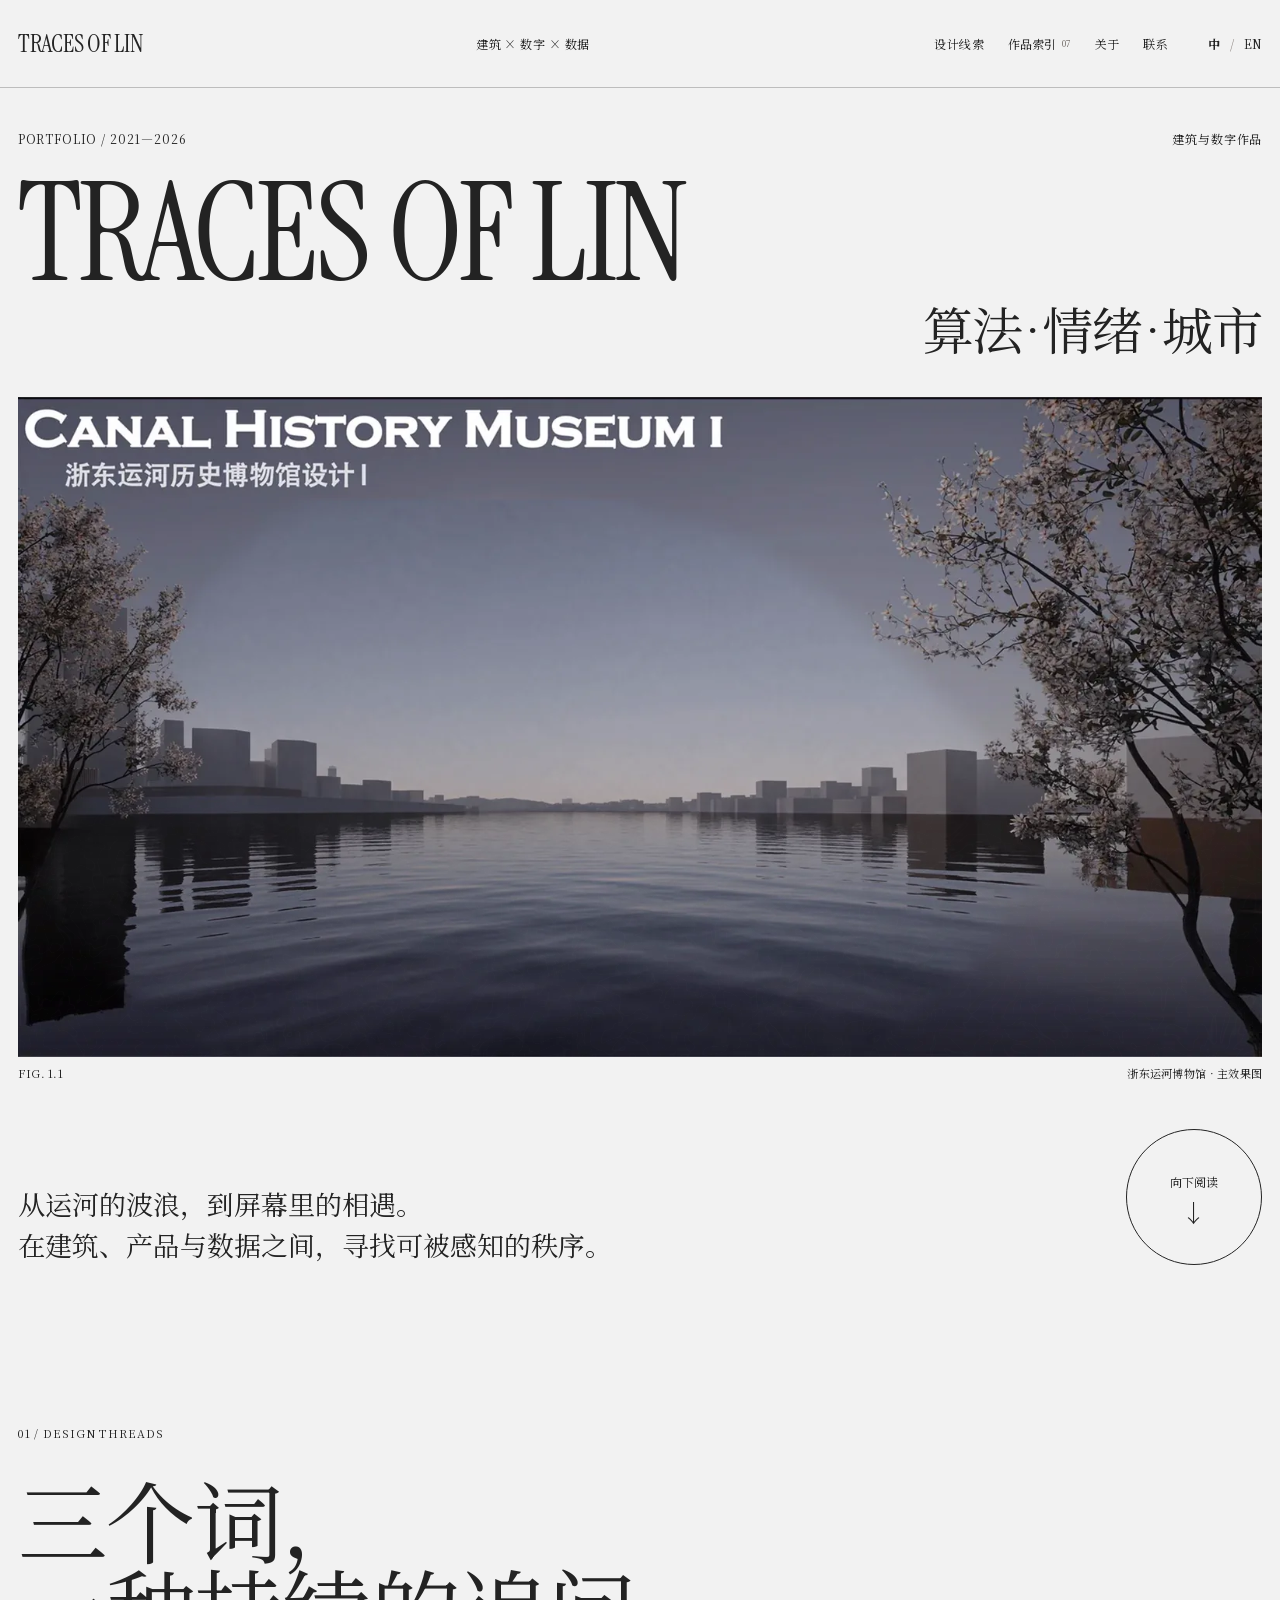
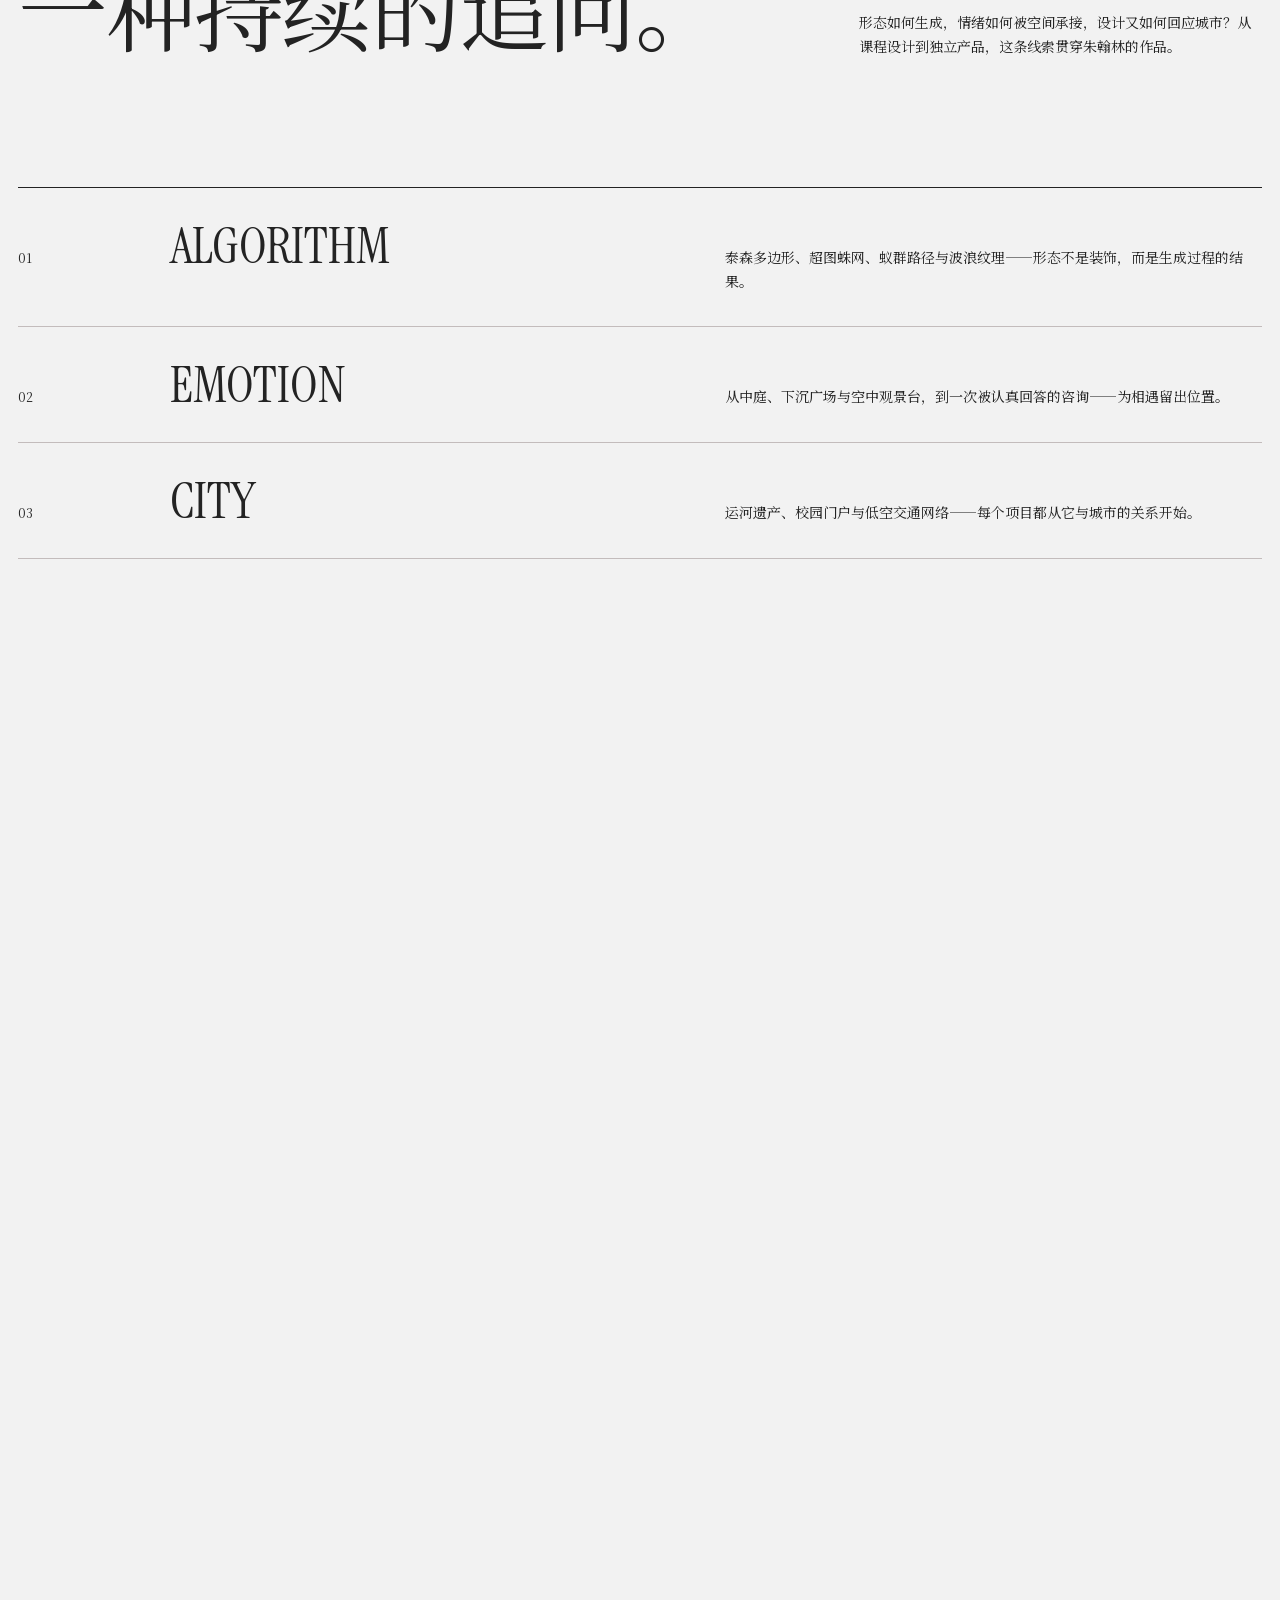
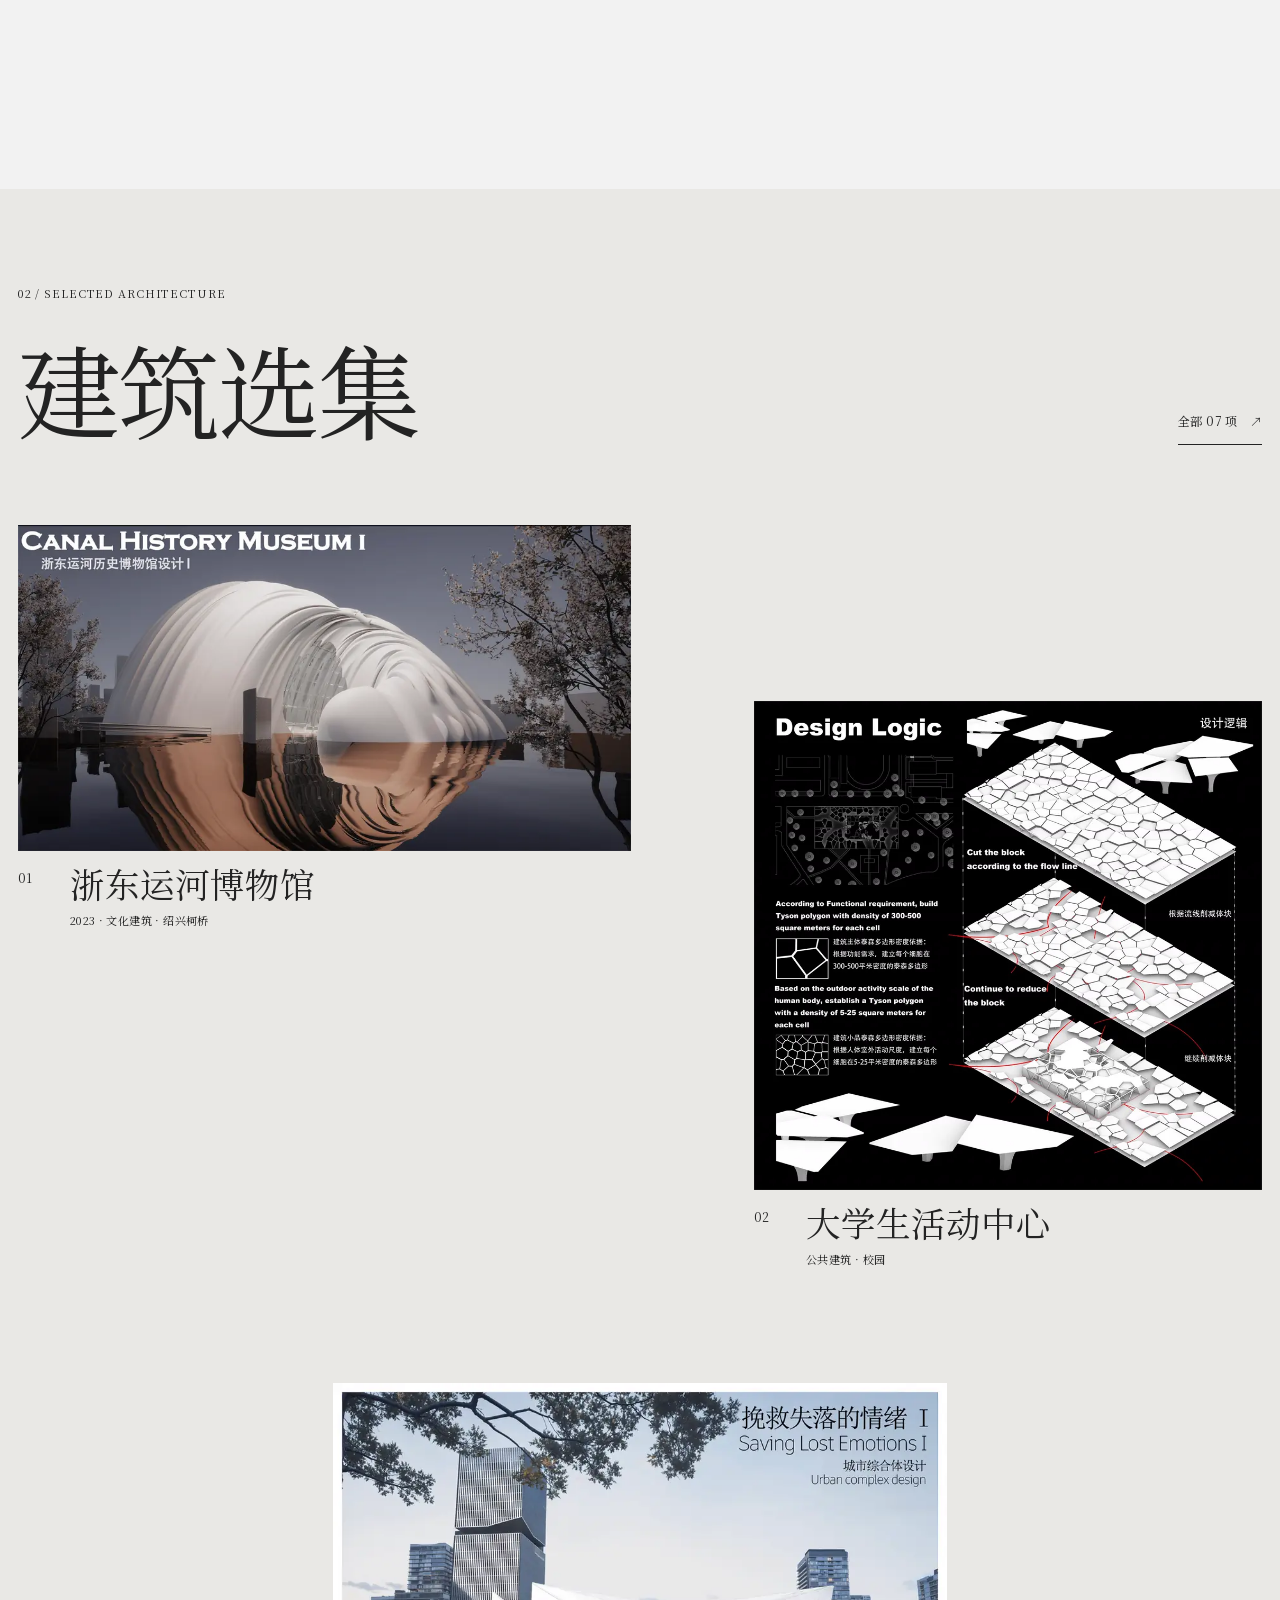
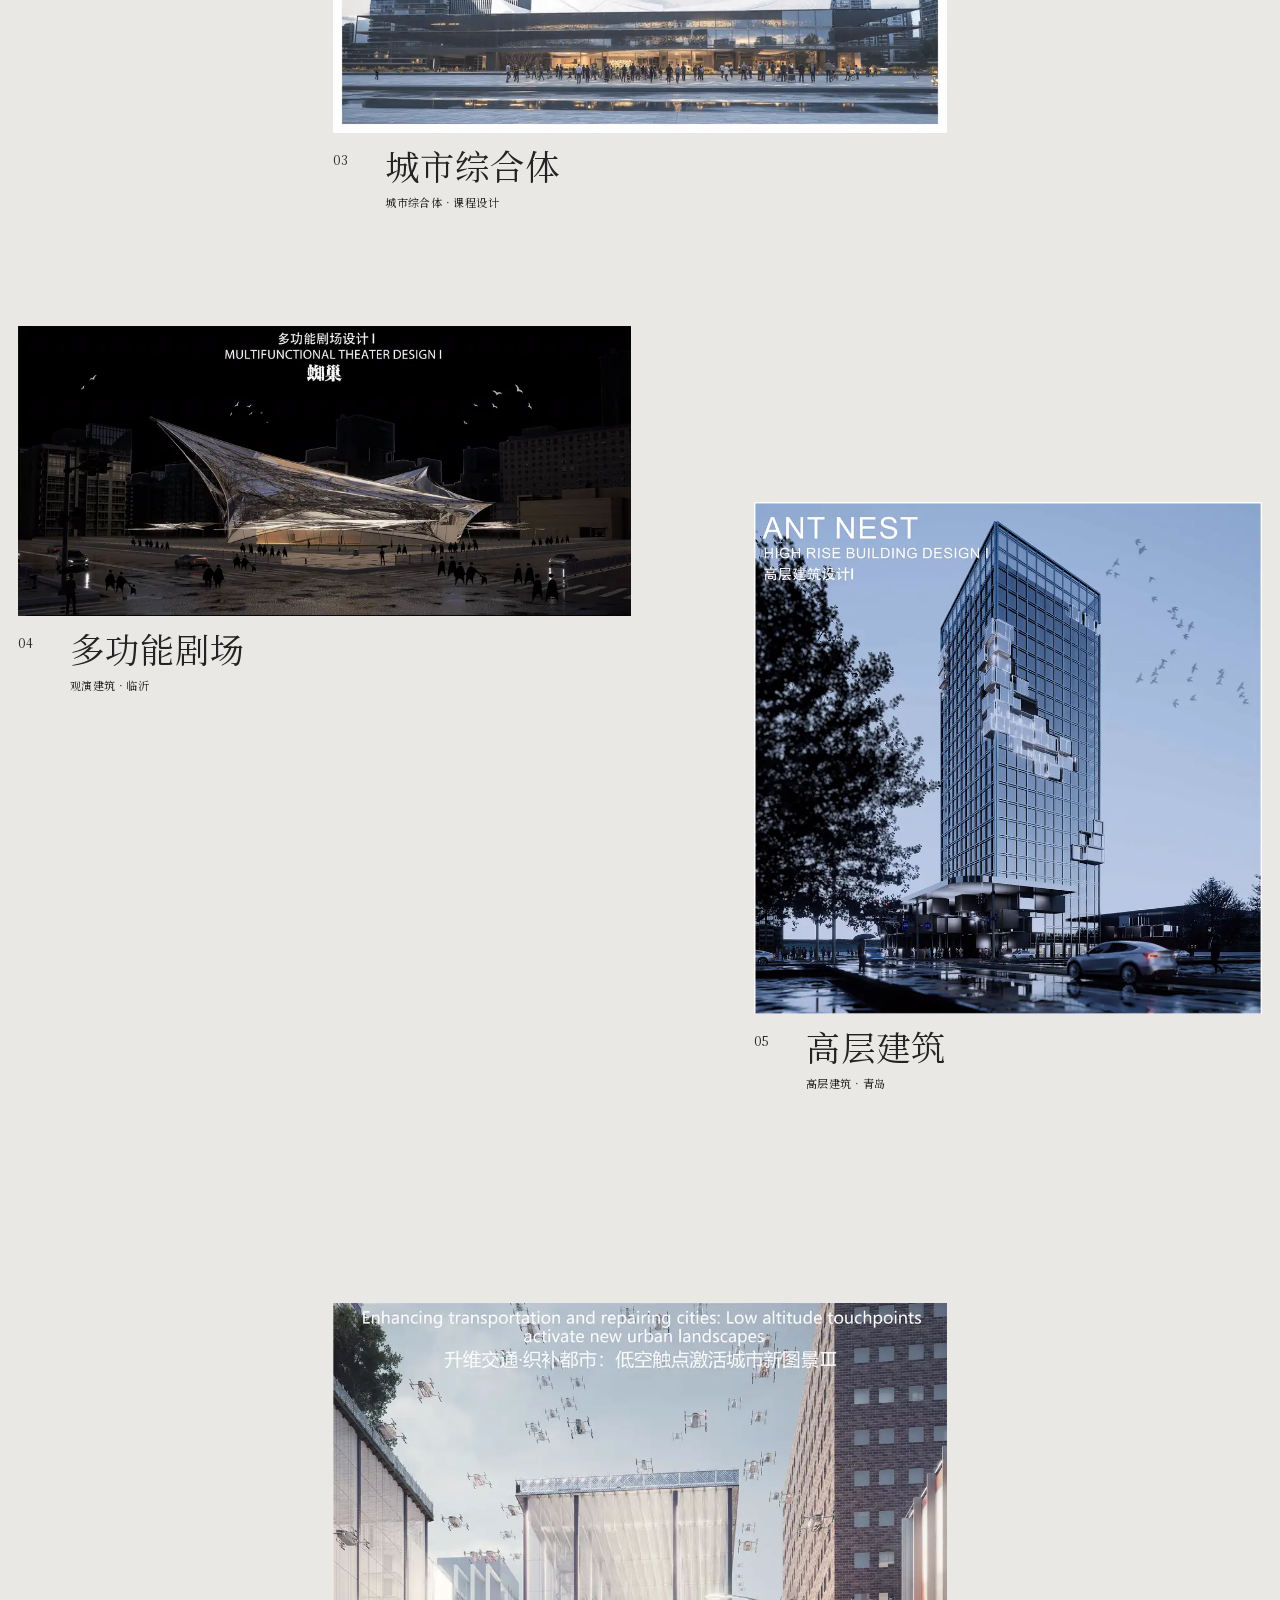
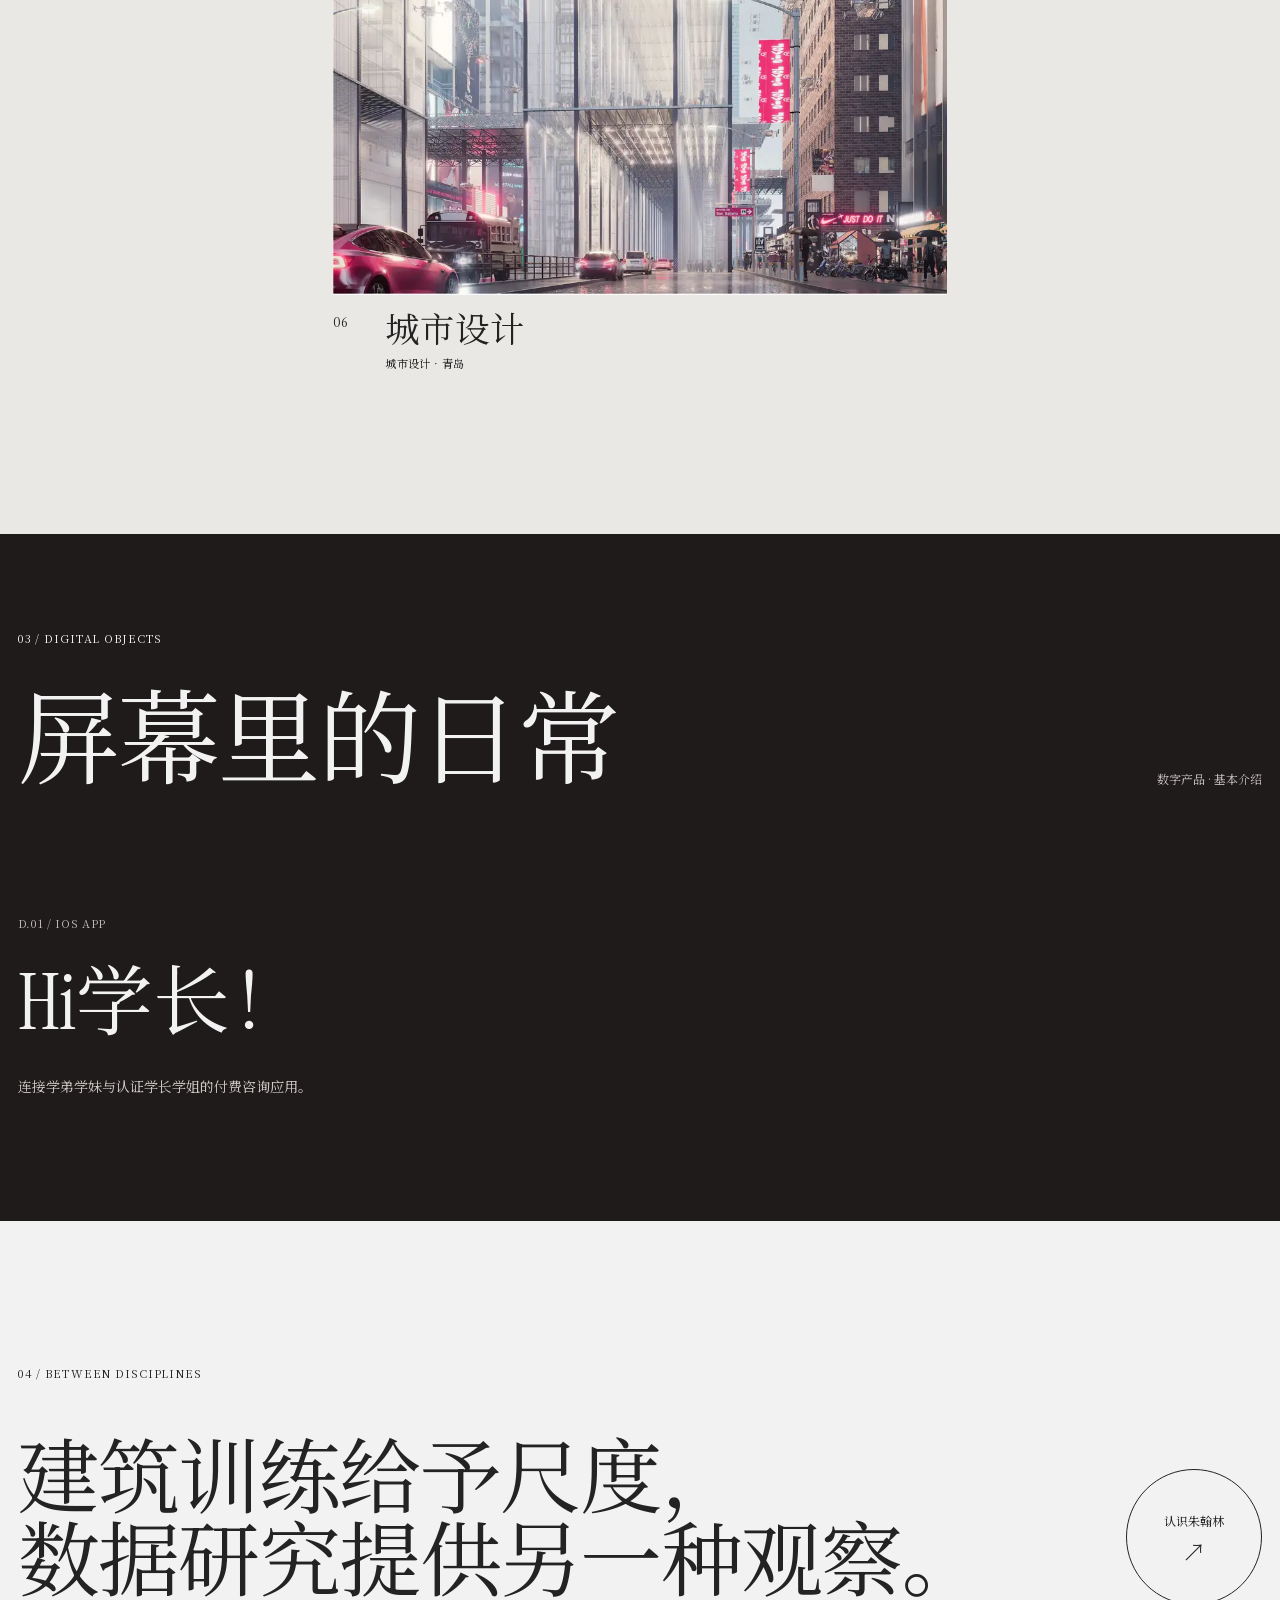
<file: index.html>
<!doctype html>
<html lang="zh-CN">
<head>
  <meta charset="utf-8">
  <meta name="viewport" content="width=device-width, initial-scale=1">
  <meta name="description" content="朱翰林的跨学科作品集：建筑设计、数字产品、数据与创作。">
  <title>TRACES OF LIN — 建筑与数字作品</title>
  <link rel="icon" href="./favicon.svg" type="image/svg+xml">
  <link rel="stylesheet" href="./assets/css/fonts.css">
  <link rel="stylesheet" href="./assets/css/site.css">
  <link rel="stylesheet" href="./assets/css/spiral.css">
  <link rel="stylesheet" href="./assets/css/museum-cinema.css">
  <script src="./assets/js/site.js" defer></script>
  <script src="./assets/js/hero-texture.js" defer></script>
  <script src="./assets/js/entry.js" defer></script>
  <script src="./assets/js/hero-gl.js" defer></script>
  <script src="./assets/js/museum-cinema-frames.js" defer></script>
  <script src="./assets/js/museum-cinema.js" defer></script>
  <script src="./assets/js/spiral.js" defer></script>
</head>
<body id="top" class="home-page">
  <div class="entry-screen" aria-hidden="true">
    <div class="entry-mark"><span>TL</span></div>
    <p class="entry-name">TRACES OF LIN</p>
    <p class="entry-count">0%</p>
  </div>
  <a class="skip-link" href="#main"><span class="zh">跳到正文</span><span class="en" lang="en">Skip to content</span></a>

  <header class="site-header" id="site-header">
    <a class="wordmark" href="#top" aria-label="TRACES OF LIN，回到顶部">TRACES OF LIN</a>
    <p class="header-discipline"><span class="zh">建筑 × 数字 × 数据</span><span class="en" lang="en">Architecture × Digital × Data</span></p>
    <nav class="desktop-nav" aria-label="主导航">
      <a href="#story"><span class="zh">设计线索</span><span class="en" lang="en">Approach</span></a>
      <button type="button" data-open-layer="index"><span class="zh">作品索引</span><span class="en" lang="en">Index</span><sup>07</sup></button>
      <button type="button" data-open-layer="about"><span class="zh">关于</span><span class="en" lang="en">About</span></button>
      <a href="#contact"><span class="zh">联系</span><span class="en" lang="en">Contact</span></a>
    </nav>
    <button class="language-toggle" type="button" role="switch" aria-checked="false" aria-label="切换到英文">
      <span class="language-zh">中</span><span class="language-divider">/</span><span class="language-en">EN</span>
    </button>
    <button class="menu-toggle" type="button" aria-expanded="false" aria-controls="mobile-menu">
      <span class="zh">菜单</span><span class="en" lang="en">Menu</span>
    </button>
  </header>

  <div class="mobile-menu" id="mobile-menu" hidden>
    <nav aria-label="移动导航">
      <a href="#story"><span>01</span><span class="zh">设计线索</span><span class="en" lang="en">Approach</span></a>
      <button type="button" data-open-layer="index"><span>02</span><span class="zh">作品索引</span><span class="en" lang="en">Index</span></button>
      <button type="button" data-open-layer="about"><span>03</span><span class="zh">关于我</span><span class="en" lang="en">About</span></button>
      <a href="#contact"><span>04</span><span class="zh">联系</span><span class="en" lang="en">Contact</span></a>
    </nav>
  </div>

  <main id="main" data-motion-sequence>
    <section class="hero" aria-labelledby="hero-title">
      <div class="hero-meta">
        <p>PORTFOLIO / 2021—2026</p>
        <p><span class="zh">建筑与数字作品</span><span class="en" lang="en">Architecture &amp; digital products</span></p>
      </div>
      <h1 class="hero-title" id="hero-title">
        <span class="hero-name">TRACES OF LIN</span>
        <span class="hero-themes"><span class="zh">算法 · 情绪 · 城市</span><span class="en" lang="en">Algorithm · Emotion · City</span></span>
      </h1>
      <figure class="hero-visual">
        <a href="./project-01.html" class="project-link" data-project="01" aria-label="查看浙东运河博物馆完整项目">
          <img src="./assets/images/museum-01-960.webp"
               srcset="./assets/images/museum-01-640.webp 640w, ./assets/images/museum-01-960.webp 960w, ./assets/images/museum-01-1600.webp 1600w"
               sizes="(max-width: 767px) calc(100vw - 32px), calc(100vw - 40px)"
               width="1600" height="848" alt="浙东运河博物馆主效果图：水平建筑体量、水面与波浪屋面" fetchpriority="high">
          <canvas class="hero-canvas" aria-hidden="true"></canvas>
          <div class="hero-shade" aria-hidden="true"></div>
        </a>
        <figcaption><span>FIG. 1.1</span><span><span class="zh">浙东运河博物馆 · 主效果图</span><span class="en" lang="en">Grand Canal Museum · Main rendering</span></span></figcaption>
      </figure>
      <div class="hero-bottom">
        <p class="hero-statement zh">从运河的波浪，到屏幕里的相遇。<br>在建筑、产品与数据之间，寻找可被感知的秩序。</p>
        <p class="hero-statement en" lang="en">From the waves of a canal to encounters on a screen.<br>Finding a perceptible order across architecture, products and data.</p>
        <a class="round-link" href="#story" aria-label="向下阅读设计线索"><span class="zh">向下阅读</span><span class="en" lang="en">Explore</span><span aria-hidden="true">↓</span></a>
      </div>
    </section>

    <section class="story" id="story" aria-labelledby="story-title">
      <header class="story-intro">
        <p class="section-index">01 / DESIGN THREADS</p>
        <h2 id="story-title"><span class="zh">三个词，<br>一种持续的追问。</span><span class="en" lang="en">Three words.<br>One continuing question.</span></h2>
        <div class="story-lead">
          <p class="zh">形态如何生成，情绪如何被空间承接，设计又如何回应城市？从课程设计到独立产品，这条线索贯穿朱翰林的作品。</p>
          <p class="en" lang="en">How does form emerge, how can space hold emotion, and how does design answer a city? These questions connect Zhu Hanlin's studio work and independent products.</p>
        </div>
      </header>

      <div class="theme-lines" aria-label="三个设计主题">
        <article><span>01</span><h3>ALGORITHM</h3><p class="zh">泰森多边形、超图蛛网、蚁群路径与波浪纹理——形态不是装饰，而是生成过程的结果。</p><p class="en" lang="en">Voronoi polygons, hypergraph webs, ant-colony paths and wave textures — form as the result of a generative process.</p></article>
        <article><span>02</span><h3>EMOTION</h3><p class="zh">从中庭、下沉广场与空中观景台，到一次被认真回答的咨询——为相遇留出位置。</p><p class="en" lang="en">From atriums and sunken plazas to a question answered with care — making room for encounters.</p></article>
        <article><span>03</span><h3>CITY</h3><p class="zh">运河遗产、校园门户与低空交通网络——每个项目都从它与城市的关系开始。</p><p class="en" lang="en">Canal heritage, campus gateways and low-altitude networks — every project begins with its relationship to the city.</p></article>
      </div>

      <div class="museum-story" data-museum-story>
        <div class="story-sticky" data-cinema-copy>
          <p class="section-index cinema-meta"><span class="cinema-line" data-cinema-line data-cinema-whole><span class="cinema-half cinema-half--left">PROJECT</span><span class="cinema-half cinema-half--right"> 01</span></span><span class="cinema-line" data-cinema-line data-cinema-whole><span class="cinema-half cinema-half--left">20</span><span class="cinema-half cinema-half--right">23</span></span><span class="cinema-line" data-cinema-line data-cinema-whole><span class="cinema-half cinema-half--left"><span class="zh">文化</span><span class="en" lang="en">CULT</span></span><span class="cinema-half cinema-half--right"><span class="zh">建筑</span><span class="en" lang="en">URAL</span></span></span><span class="cinema-line" data-cinema-line data-cinema-whole><span class="cinema-half cinema-half--left"><span class="zh">绍兴</span><span class="en" lang="en">KE</span></span><span class="cinema-half cinema-half--right"><span class="zh">柯桥</span><span class="en" lang="en">QIAO</span></span></span></p>
          <h3>
            <span class="zh"><span class="cinema-line" data-cinema-line><span class="cinema-half cinema-half--left">水之</span><span class="cinema-half cinema-half--right">上，</span></span><span class="cinema-line" data-cinema-line><span class="cinema-half cinema-half--left">古纤道</span><span class="cinema-half cinema-half--right">之上。</span></span></span>
            <span class="en" lang="en"><span class="cinema-line" data-cinema-line><span class="cinema-half cinema-half--left">Upon the </span><span class="cinema-half cinema-half--right">water.</span></span><span class="cinema-line" data-cinema-line><span class="cinema-half cinema-half--left">Upon the </span><span class="cinema-half cinema-half--right">towpath.</span></span></span>
          </h3>
          <div class="cinema-description">
            <p class="zh"><span class="cinema-line" data-cinema-line><span class="cinema-half cinema-half--left">浙东运河博物馆将</span><span class="cinema-half cinema-half--right">场地与建筑融为同一个意象。</span></span><span class="cinema-line" data-cinema-line><span class="cinema-half cinema-half--left">参数控制波浪纹理的</span><span class="cinema-half cinema-half--right">高度与密度，再将其流动到曲面，</span></span><span class="cinema-line" data-cinema-line><span class="cinema-half cinema-half--left">让屋面</span><span class="cinema-half cinema-half--right">与运河对话。</span></span></p>
            <p class="en cinema-description-wide" lang="en"><span class="cinema-line" data-cinema-line><span class="cinema-half cinema-half--left">The Grand Canal Museum </span><span class="cinema-half cinema-half--right">merges site and building into one image.</span></span><span class="cinema-line" data-cinema-line><span class="cinema-half cinema-half--left">Parameters tune the height and density </span><span class="cinema-half cinema-half--right">of wave textures before they flow onto the curved shell,</span></span><span class="cinema-line" data-cinema-line><span class="cinema-half cinema-half--left">bringing the roof </span><span class="cinema-half cinema-half--right">into dialogue with the canal.</span></span></p>
            <p class="en cinema-description-compact" lang="en"><span class="cinema-line" data-cinema-line><span class="cinema-half cinema-half--left">The Grand Canal </span><span class="cinema-half cinema-half--right">Museum merges site</span></span><span class="cinema-line" data-cinema-line><span class="cinema-half cinema-half--left">and building </span><span class="cinema-half cinema-half--right">into one image.</span></span><span class="cinema-line" data-cinema-line><span class="cinema-half cinema-half--left">Parameters tune </span><span class="cinema-half cinema-half--right">the height and density</span></span><span class="cinema-line" data-cinema-line><span class="cinema-half cinema-half--left">of wave textures </span><span class="cinema-half cinema-half--right">before they flow</span></span><span class="cinema-line" data-cinema-line><span class="cinema-half cinema-half--left">onto the curved shell, </span><span class="cinema-half cinema-half--right">bringing the roof</span></span><span class="cinema-line" data-cinema-line><span class="cinema-half cinema-half--left">into dialogue </span><span class="cinema-half cinema-half--right">with the canal.</span></span></p>
          </div>
          <a class="text-link project-link cinema-cta" href="./project-01.html" data-project="01"><span class="zh cinema-line" data-cinema-line data-cinema-whole><span class="cinema-half cinema-half--left">查看完整</span><span class="cinema-half cinema-half--right">项目</span></span><span class="en cinema-line" lang="en" data-cinema-line data-cinema-whole><span class="cinema-half cinema-half--left">View full </span><span class="cinema-half cinema-half--right">project</span></span><span aria-hidden="true">↗</span></a>
        </div>
        <div class="story-figures">
          <figure class="story-figure story-figure--panorama museum-static-figure">
            <a class="project-link" href="./project-01.html" data-project="01" aria-label="查看浙东运河博物馆完整项目">
              <img src="./assets/images/museum-01-640.webp" srcset="./assets/images/museum-01-640.webp 640w, ./assets/images/museum-01-960.webp 960w" sizes="(max-width: 767px) calc(100vw - 32px), 64vw" width="960" height="510" alt="浙东运河博物馆完整主效果图：水平建筑体量、水面与波浪屋面" loading="lazy">
            </a><figcaption>FIG. 1.1 — <span class="zh">主效果图与连续结构叙事</span><span class="en" lang="en">Main rendering and structural sequence</span></figcaption>
          </figure>
        </div>
      </div>
    </section>

    <section class="spiral-gallery" id="architecture-in-motion" aria-labelledby="spiral-title" data-spiral-gallery>
      <h2 class="spiral-sr" id="spiral-title"><span class="zh">运动中的建筑</span><span class="en" lang="en">Architecture in motion</span></h2>
      <div class="spiral-stage" data-spiral-stage aria-hidden="true">
        <div class="museum-cinema" data-museum-cinema>
          <div class="cinema-flight" data-cinema-flight>
            <img class="cinema-image" data-cinema-image src="./assets/images/museum-01-640.webp" srcset="./assets/images/museum-01-640.webp 640w, ./assets/images/museum-01-960.webp 960w" sizes="100vw" data-cinema-src="./assets/images/museum-cinema-cutout-1200.webp" width="1200" height="636" alt="" decoding="async">
            <svg class="cinema-svg" data-cinema-svg viewBox="0 0 1600 848" preserveAspectRatio="xMidYMid meet" focusable="false"></svg>
          </div>
        </div>
        <div class="spiral-world" data-spiral-world>
          <figure class="spiral-tile" data-spiral-tile data-spiral-project="01"><picture><source media="(min-width: 768px) and (pointer: fine)" srcset="./assets/images/museum-01-960.webp"><img src="./assets/images/museum-01-640.webp" width="960" height="510" alt="" decoding="async"></picture></figure>
          <figure class="spiral-tile" data-spiral-tile data-spiral-project="02"><picture><source media="(min-width: 768px) and (pointer: fine)" srcset="./assets/images/selection-01-960.webp"><img src="./assets/images/selection-01-640.webp" width="960" height="924" alt="" decoding="async"></picture></figure>
          <figure class="spiral-tile" data-spiral-tile data-spiral-project="03"><picture><source media="(min-width: 768px) and (pointer: fine)" srcset="./assets/images/selection-02-home-960.webp"><img src="./assets/images/selection-02-640.webp" width="960" height="548" alt="" decoding="async"></picture></figure>
          <figure class="spiral-tile" data-spiral-tile data-spiral-project="04"><picture><source media="(min-width: 768px) and (pointer: fine)" srcset="./assets/images/theatre-01-960.webp"><img src="./assets/images/theatre-01-640.webp" width="1600" height="756" alt="" decoding="async"></picture></figure>
          <figure class="spiral-tile" data-spiral-tile data-spiral-project="05"><picture><source media="(min-width: 768px) and (pointer: fine)" srcset="./assets/images/highrise-01-home-960.webp"><img src="./assets/images/highrise-01-640.webp" width="1600" height="1614" alt="" decoding="async"></picture></figure>
          <figure class="spiral-tile" data-spiral-tile data-spiral-project="06"><picture><source media="(min-width: 768px) and (pointer: fine)" srcset="./assets/images/urban-09-home-960.webp"><img src="./assets/images/urban-09-640.webp" width="1600" height="1544" alt="" decoding="async"></picture></figure>
        </div>
      </div>
      <header class="spiral-static-header">
        <p class="section-index">ARCHITECTURE IN MOTION / 06 PROJECTS</p>
        <h3><span class="zh">换一个角度，<br>继续观看空间。</span><span class="en" lang="en">Another angle.<br>Another way to see space.</span></h3>
      </header>
      <ol class="spiral-static">
        <li><figure><a class="project-link" href="./project-01.html" data-project="01"><picture><source media="(min-width: 768px) and (pointer: fine)" srcset="./assets/images/museum-01-960.webp"><img src="./assets/images/museum-01-640.webp" width="960" height="510" alt="浙东运河博物馆完整主效果图" loading="lazy" decoding="async"></picture><figcaption><span>01</span><span><span class="zh">浙东运河博物馆 · 主效果图</span><span class="en" lang="en">Grand Canal Museum · Rendering</span></span></figcaption></a></figure></li>
        <li><figure><a class="project-link" href="./project-02.html" data-project="02"><picture><source media="(min-width: 768px) and (pointer: fine)" srcset="./assets/images/selection-01-960.webp"><img src="./assets/images/selection-01-640.webp" width="960" height="924" alt="大学生活动中心设计逻辑图" loading="lazy" decoding="async"></picture><figcaption><span>02</span><span><span class="zh">活动中心 · 设计逻辑</span><span class="en" lang="en">Activity Centre · Logic</span></span></figcaption></a></figure></li>
        <li><figure><a class="project-link" href="./project-03.html" data-project="03"><picture><source media="(min-width: 768px) and (pointer: fine)" srcset="./assets/images/selection-02-home-960.webp"><img src="./assets/images/selection-02-640.webp" width="960" height="548" alt="城市综合体设计主效果图" loading="lazy" decoding="async"></picture><figcaption><span>03</span><span><span class="zh">城市综合体 · 主效果图</span><span class="en" lang="en">Urban Complex · Rendering</span></span></figcaption></a></figure></li>
        <li><figure><a class="project-link" href="./project-04.html" data-project="04"><picture><source media="(min-width: 768px) and (pointer: fine)" srcset="./assets/images/theatre-01-960.webp"><img src="./assets/images/theatre-01-640.webp" width="1600" height="756" alt="多功能剧场设计主效果图" loading="lazy" decoding="async"></picture><figcaption><span>04</span><span><span class="zh">多功能剧场 · 主效果图</span><span class="en" lang="en">Theatre · Rendering</span></span></figcaption></a></figure></li>
        <li><figure><a class="project-link" href="./project-05.html" data-project="05"><picture><source media="(min-width: 768px) and (pointer: fine)" srcset="./assets/images/highrise-01-home-960.webp"><img src="./assets/images/highrise-01-640.webp" width="1600" height="1614" alt="高层建筑设计主效果图" loading="lazy" decoding="async"></picture><figcaption><span>05</span><span><span class="zh">高层建筑 · 主效果图</span><span class="en" lang="en">High-rise · Rendering</span></span></figcaption></a></figure></li>
        <li><figure><a class="project-link" href="./project-06.html" data-project="06"><picture><source media="(min-width: 768px) and (pointer: fine)" srcset="./assets/images/urban-09-home-960.webp"><img src="./assets/images/urban-09-640.webp" width="1600" height="1544" alt="城市设计低空触点街景效果图" loading="lazy" decoding="async"></picture><figcaption><span>06</span><span><span class="zh">城市设计 · 街景效果</span><span class="en" lang="en">Urban Design · Street View</span></span></figcaption></a></figure></li>
      </ol>
    </section>

    <section class="collection" id="works" aria-labelledby="collection-title">
      <header class="section-heading">
        <p class="section-index">02 / SELECTED ARCHITECTURE</p>
        <h2 id="collection-title"><span class="zh">建筑选集</span><span class="en" lang="en">Selected architecture</span></h2>
        <button class="text-link" type="button" data-open-layer="index"><span class="zh">全部 07 项</span><span class="en" lang="en">All 07 works</span><span aria-hidden="true">↗</span></button>
      </header>
      <div class="collection-grid">
        <article class="collection-card collection-card--one">
          <a href="./project-01.html" class="project-link" data-project="01">
            <div class="collection-image"><picture><source media="(min-width: 768px) and (pointer: fine)" srcset="./assets/images/museum-01-960.webp"><img src="./assets/images/museum-01-640.webp" width="960" height="510" alt="浙东运河博物馆完整主效果图" loading="lazy"></picture></div>
            <div class="collection-info"><span>01</span><h3><span class="zh">浙东运河博物馆</span><span class="en" lang="en">Grand Canal Museum</span></h3><p>2023 · <span class="zh">文化建筑 · 绍兴柯桥</span><span class="en" lang="en">Cultural · Keqiao, Shaoxing</span></p></div>
          </a>
        </article>
        <article class="collection-card collection-card--two">
          <a href="./project-02.html" class="project-link" data-project="02">
            <div class="collection-image"><picture><source media="(min-width: 768px) and (pointer: fine)" srcset="./assets/images/selection-01-960.webp"><img src="./assets/images/selection-01-640.webp" width="960" height="924" alt="大学生活动中心设计逻辑图" loading="lazy"></picture></div>
            <div class="collection-info"><span>02</span><h3><span class="zh">大学生活动中心</span><span class="en" lang="en">Student Activity Centre</span></h3><p><span class="zh">公共建筑 · 校园</span><span class="en" lang="en">Public architecture · Campus</span></p></div>
          </a>
        </article>
        <article class="collection-card collection-card--three">
          <a href="./project-03.html" class="project-link" data-project="03">
            <div class="collection-image"><picture><source media="(min-width: 768px) and (pointer: fine)" srcset="./assets/images/selection-02-home-960.webp"><img src="./assets/images/selection-02-640.webp" width="960" height="548" alt="城市综合体设计主效果图" loading="lazy"></picture></div>
            <div class="collection-info"><span>03</span><h3><span class="zh">城市综合体</span><span class="en" lang="en">Urban Complex</span></h3><p><span class="zh">城市综合体 · 课程设计</span><span class="en" lang="en">Urban complex · Studio project</span></p></div>
          </a>
        </article>
        <article class="collection-card collection-card--four">
          <a href="./project-04.html" class="project-link" data-project="04">
            <div class="collection-image"><picture><source media="(min-width: 768px) and (pointer: fine)" srcset="./assets/images/theatre-01-960.webp"><img src="./assets/images/theatre-01-640.webp" width="1600" height="756" alt="多功能剧场设计主效果图" loading="lazy"></picture></div>
            <div class="collection-info"><span>04</span><h3><span class="zh">多功能剧场</span><span class="en" lang="en">Multifunctional Theatre</span></h3><p><span class="zh">观演建筑 · 临沂</span><span class="en" lang="en">Theatre · Linyi</span></p></div>
          </a>
        </article>
        <article class="collection-card collection-card--five">
          <a href="./project-05.html" class="project-link" data-project="05">
            <div class="collection-image"><picture><source media="(min-width: 768px) and (pointer: fine)" srcset="./assets/images/highrise-01-home-960.webp"><img src="./assets/images/highrise-01-640.webp" width="1600" height="1614" alt="高层建筑设计主效果图" loading="lazy"></picture></div>
            <div class="collection-info"><span>05</span><h3><span class="zh">高层建筑</span><span class="en" lang="en">High-rise Design</span></h3><p><span class="zh">高层建筑 · 青岛</span><span class="en" lang="en">High-rise · Qingdao</span></p></div>
          </a>
        </article>
        <article class="collection-card collection-card--six">
          <a href="./project-06.html" class="project-link" data-project="06">
            <div class="collection-image"><picture><source media="(min-width: 768px) and (pointer: fine)" srcset="./assets/images/urban-09-home-960.webp"><img src="./assets/images/urban-09-640.webp" width="1600" height="1544" alt="城市设计低空触点街景效果图" loading="lazy"></picture></div>
            <div class="collection-info"><span>06</span><h3><span class="zh">城市设计</span><span class="en" lang="en">Urban Design</span></h3><p><span class="zh">城市设计 · 青岛</span><span class="en" lang="en">Urban design · Qingdao</span></p></div>
          </a>
        </article>
      </div>
    </section>

    <section class="digital" id="digital" aria-labelledby="digital-title" tabindex="-1">
      <header class="section-heading section-heading--dark">
        <p class="section-index">03 / DIGITAL OBJECTS</p>
        <h2 id="digital-title"><span class="zh">屏幕里的日常</span><span class="en" lang="en">Digital, daily</span></h2>
        <p><span class="zh">数字产品 · 基本介绍</span><span class="en" lang="en">Digital product · Brief introduction</span></p>
      </header>
      <article class="digital-product digital-product--brief">
        <div class="digital-copy">
          <p class="product-number">D.01 / IOS APP</p>
          <h3><span class="zh">Hi学长！</span><span class="en" lang="en">Hi Senior!</span></h3>
          <p class="zh">连接学弟学妹与认证学长学姐的付费咨询应用。</p>
          <p class="en" lang="en">A paid consultation app connecting students with verified senior peers.</p>
        </div>
      </article>
    </section>

    <section class="about-teaser" aria-labelledby="about-teaser-title">
      <p class="section-index">04 / BETWEEN DISCIPLINES</p>
      <h2 id="about-teaser-title"><span class="zh">建筑训练给予尺度，<br>数据研究提供另一种观察。</span><span class="en" lang="en">Architectural training gives scale.<br>Analytics offers another way of seeing.</span></h2>
      <button class="round-link" type="button" data-open-layer="about"><span class="zh">认识朱翰林</span><span class="en" lang="en">About Hanlin</span><span aria-hidden="true">↗</span></button>
    </section>
  </main>

  <footer class="site-footer" id="contact">
    <div class="footer-top">
      <p><span class="zh">合作、实习，或一次关于设计的交流。</span><span class="en" lang="en">Collaboration, internships, or a conversation about design.</span></p>
      <a href="mailto:service@hixuezhang.cn">service@hixuezhang.cn ↗</a>
    </div>
    <div class="footer-contact">
      <p><span>WECHAT</span><span>Awarmsummerevening</span></p>
      <button type="button" data-open-layer="about"><span class="zh">关于我</span><span class="en" lang="en">About me</span> ↗</button>
      <button type="button" data-open-layer="index"><span class="zh">作品索引</span><span class="en" lang="en">Work index</span> ↗</button>
    </div>
    <a class="footer-name" href="#top">TRACES OF LIN</a>
    <div class="footer-base"><span>© 2026 ZHU HANLIN</span><span><span class="zh">建筑 × 数字 × 数据</span><span class="en" lang="en">Architecture × Digital × Data</span></span><a href="#top"><span class="zh">回到顶部</span><span class="en" lang="en">Back to top</span> ↑</a></div>
  </footer>

  <dialog class="panel-dialog info-dialog" id="index-dialog" aria-labelledby="index-dialog-title">
    <div class="info-panel">
      <header class="panel-header"><p>WORK INDEX / 07</p><button type="button" class="panel-close" data-close-dialog aria-label="关闭作品索引"><span class="zh">关闭</span><span class="en" lang="en">Close</span> ×</button></header>
      <h2 id="index-dialog-title"><span class="zh">作品索引</span><span class="en" lang="en">Index of works</span></h2>
      <ol class="work-index-list">
        <li><a href="./project-01.html" class="project-link" data-project="01"><span>01</span><strong><span class="zh">浙东运河博物馆设计</span><span class="en" lang="en">Grand Canal Museum</span></strong><span>2023 · CULTURAL</span><span>↗</span></a></li>
        <li><a href="./project-02.html" class="project-link" data-project="02"><span>02</span><strong><span class="zh">大学生活动中心设计</span><span class="en" lang="en">Student Activity Centre</span></strong><span><span class="zh">公共建筑 · 校园</span><span class="en" lang="en">PUBLIC · CAMPUS</span></span><span>↗</span></a></li>
        <li><a href="./project-03.html" class="project-link" data-project="03"><span>03</span><strong><span class="zh">城市综合体设计</span><span class="en" lang="en">Urban Complex Design</span></strong><span><span class="zh">城市综合体 · 课程设计</span><span class="en" lang="en">URBAN COMPLEX · STUDIO</span></span><span>↗</span></a></li>
        <li><a href="./project-04.html" class="project-link" data-project="04"><span>04</span><strong><span class="zh">多功能剧场设计</span><span class="en" lang="en">Multifunctional Theatre</span></strong><span><span class="zh">观演建筑 · 临沂</span><span class="en" lang="en">THEATRE · LINYI</span></span><span>↗</span></a></li>
        <li><a href="./project-05.html" class="project-link" data-project="05"><span>05</span><strong><span class="zh">高层建筑设计</span><span class="en" lang="en">High-rise Design</span></strong><span><span class="zh">高层建筑 · 青岛</span><span class="en" lang="en">HIGH-RISE · QINGDAO</span></span><span>↗</span></a></li>
        <li><a href="./project-06.html" class="project-link" data-project="06"><span>06</span><strong><span class="zh">城市设计</span><span class="en" lang="en">Urban Design</span></strong><span><span class="zh">城市设计 · 青岛</span><span class="en" lang="en">URBAN DESIGN · QINGDAO</span></span><span>↗</span></a></li>
        <li><a href="#digital" data-close-and-target="digital"><span>D.01</span><strong><span class="zh">Hi学长！</span><span class="en" lang="en">Hi Senior!</span></strong><span>IOS APP</span><span>↓</span></a></li>
      </ol>
    </div>
  </dialog>

  <dialog class="panel-dialog info-dialog" id="about-dialog" aria-labelledby="about-dialog-title">
    <div class="info-panel about-panel">
      <header class="panel-header"><p>PROFILE / ZHU HANLIN</p><button type="button" class="panel-close" data-close-dialog aria-label="关闭关于我"><span class="zh">关闭</span><span class="en" lang="en">Close</span> ×</button></header>
      <div class="about-heading"><p class="section-index">ARCHITECTURE / ANALYTICS / PRODUCT</p><h2 id="about-dialog-title"><span class="zh">朱翰林</span><span class="en" lang="en">Zhu Hanlin</span></h2></div>
      <p class="about-intro zh">山东科技大学建筑学专业本科毕业（2021—2026），现为新西兰奥克兰理工大学（AUT）数据分析专业在读研究生（Master of Analytics）。「Hi学长！」App 开发者、露曦零号（杭州）科技有限公司执行董事。</p>
      <p class="about-intro en" lang="en">Zhu Hanlin holds a bachelor's degree in Architecture from Shandong University of Science and Technology (2021—2026) and is currently a Master of Analytics postgraduate at Auckland University of Technology (AUT), New Zealand. Developer of the Hi Senior! app and Executive Director of Luxi Linghao (Hangzhou) Technology Co., Ltd.</p>
      <div class="about-grid">
        <details open><summary><span>01</span><span class="zh">教育</span><span class="en" lang="en">Education</span></summary><div><p class="zh">奥克兰理工大学（AUT）· 数据分析硕士在读<br>2026.09—2028.03（预计）</p><p class="en" lang="en">Auckland University of Technology · Master of Analytics<br>Sep 2026—Mar 2028 (expected)</p><p class="zh">山东科技大学 · 建筑学本科<br>2021.09—2026.06</p><p class="en" lang="en">Shandong University of Science and Technology · Bachelor of Architecture<br>Sep 2021—Jun 2026</p></div></details>
        <details><summary><span>02</span><span class="zh">经历</span><span class="en" lang="en">Experience</span></summary><div><p class="zh">2026.09 正式独立开发「Hi学长！」App。<br>2026.10.23 创立露曦零号（杭州）科技有限公司，任执行董事。</p><p class="en" lang="en">Began independently developing Hi Senior! in Sep 2026. Founded Luxi Linghao (Hangzhou) Technology Co., Ltd. on 23 Oct 2026, serving as Executive Director.</p><p class="zh">创新创业协会干事（2021.09—2022.12）：策划校园活动，统筹 900 余名学生与 12 位资深教授参与。全国「三下乡」暑期社会实践（2023、2024）。</p><p class="en" lang="en">Student Officer, Innovation &amp; Entrepreneurship Association (2021—2022): campus events involving over 900 students and 12 senior professors. National rural social practice (2023, 2024).</p></div></details>
        <details><summary><span>03</span><span class="zh">技能</span><span class="en" lang="en">Skills</span></summary><div><p class="zh">建筑设计、三维建模、渲染与数字化可视化全流程。中文母语 · PTE 学术英语 60 分。</p><p class="en" lang="en">Architectural design, 3D modelling, rendering and digital visualisation. Chinese (native) · PTE Academic 60.</p><p class="skill-list">RHINO / SKETCHUP / CAD / PHOTOSHOP / ILLUSTRATOR / INDESIGN / D5 / V-RAY / LUMION</p></div></details>
        <details><summary><span>04</span><span class="zh">获奖与研究</span><span class="en" lang="en">Awards &amp; research</span></summary><div><p class="zh">全国 BIM 毕业设计创新大赛一等奖（第十届）、二等奖（第十一届）；全国数字媒体技术与创意作品大赛三等奖；米兰设计周中国展三等奖（省级，2025）；山东省建筑设计竞赛优秀奖（2024）。</p><p class="en" lang="en">First Prize (10th) and Second Prize (11th), National BIM Graduation Design Competition; Third Prize, National Digital Media Technology and Creative Works Competition; Provincial Third Prize, Milan Design Week China Exhibition (2025); Merit Award, Shandong Architectural Design Competition (2024).</p><p class="zh">论文《城市公共服务设施对房价的影响——基于地理加权回归模型的研究》。</p><p class="en" lang="en">Paper: Impact of Urban Public Service Facilities on Housing Prices — A Study Based on Geographically Weighted Regression Model.</p></div></details>
      </div>
    </div>
  </dialog>

  <!-- PROJECT_TEMPLATES_START -->
  <template id="project-01-source">
<article class="project-article" data-project-article="01">
      <header class="project-header">
        <a class="project-close" href="./index.html#works" data-project-close aria-label="关闭项目并返回首页"><span aria-hidden="true">←</span><span class="zh">返回作品目录</span><span class="en" lang="en">Back to index</span></a>
        <p>PROJECT 01 / 2023</p>
        <h1><span class="zh">浙东运河博物馆</span><span class="en" lang="en">Grand Canal Museum</span></h1>
        <p class="project-subtitle"><span class="zh">水之上，古纤道之上。</span><span class="en" lang="en">Upon the water, upon the ancient towpath.</span></p>
      </header>
      <div class="project-layout">
        <aside class="project-meta">
          <dl><div><dt>DESIGN</dt><dd>朱翰林 ZHU HANLIN</dd></div><div><dt>YEAR</dt><dd>2023</dd></div><div><dt>TYPE</dt><dd><span class="zh">文化建筑</span><span class="en" lang="en">Cultural</span></dd></div><div><dt>LOCATION</dt><dd><span class="zh">绍兴柯桥</span><span class="en" lang="en">Keqiao, Shaoxing</span></dd></div><div><dt>STATUS</dt><dd><span class="zh">课程设计</span><span class="en" lang="en">Studio</span></dd></div></dl>
          <nav class="figure-nav" aria-label="14 张项目图片">
            <p>IMAGES / 14</p>
            <ol>
              <li><button type="button" data-figure-target="1">01</button></li><li><button type="button" data-figure-target="2">02</button></li><li><button type="button" data-figure-target="3">03</button></li><li><button type="button" data-figure-target="4">04</button></li><li><button type="button" data-figure-target="5">05</button></li><li><button type="button" data-figure-target="6">06</button></li><li><button type="button" data-figure-target="7">07</button></li><li><button type="button" data-figure-target="8">08</button></li><li><button type="button" data-figure-target="9">09</button></li><li><button type="button" data-figure-target="10">10</button></li><li><button type="button" data-figure-target="11">11</button></li><li><button type="button" data-figure-target="12">12</button></li><li><button type="button" data-figure-target="13">13</button></li><li><button type="button" data-figure-target="14">14</button></li>
            </ol>
          </nav>
        </aside>

        <div class="project-track">
          <section id="rendering" class="project-section" aria-labelledby="rendering-title">
            <div class="project-section-heading"><span>02</span><h2 id="rendering-title"><span class="zh">主效果图</span><span class="en" lang="en">Main rendering</span></h2></div>
            <p class="zh">博物馆沿河岸展开，水平体量与水面对话，屋面壳体的波浪纹理回应水面的光影。</p><p class="en" lang="en">The museum extends along the canal. Its horizontal mass meets the water, while the wave-textured shell responds to shifting light and reflections.</p>
            <figure class="project-figure" data-figure="1" id="figure-01"><a class="image-button" href="./assets/images/museum-01-1600.webp" data-lightbox-src="./assets/images/museum-01-1600.webp" data-caption-zh="FIG. 1.1 — 主效果图" data-caption-en="FIG. 1.1 — Main rendering"><img src="./assets/images/museum-01-1600.webp" width="1600" height="848" alt="浙东运河博物馆主效果图" fetchpriority="high"></a><figcaption>FIG. 1.1 — <span class="zh">主效果图</span><span class="en" lang="en">Main rendering</span></figcaption></figure>
          </section>

          <section id="design-logic" class="project-section" aria-labelledby="design-logic-title">
            <div class="project-section-heading"><span>03</span><h2 id="design-logic-title"><span class="zh">设计逻辑</span><span class="en" lang="en">Design logic</span></h2></div>
            <p class="zh">将场地与建筑融为「水」的意象：无论身处场地还是建筑之中，游览都如行走在古纤道之上。</p><p class="en" lang="en">Site and building share the image of water: whether outside or inside, the visit reads as a walk along the ancient towpath.</p>
            <figure class="project-figure" data-figure="2" id="figure-02"><a class="image-button" href="./assets/images/museum-02-1600.webp" data-lightbox-src="./assets/images/museum-02-1600.webp" data-caption-zh="FIG. 1.2 — 设计逻辑（一）" data-caption-en="FIG. 1.2 — Design logic I"><img src="./assets/images/museum-02-1600.webp" width="1600" height="2198" alt="设计逻辑图一" loading="lazy" decoding="async"></a><figcaption>FIG. 1.2 — <span class="zh">设计逻辑（一）</span><span class="en" lang="en">Design logic I</span></figcaption></figure>
            <figure class="project-figure" data-figure="3" id="figure-03"><a class="image-button" href="./assets/images/museum-03-1600.webp" data-lightbox-src="./assets/images/museum-03-1600.webp" data-caption-zh="FIG. 1.3 — 设计逻辑（二）" data-caption-en="FIG. 1.3 — Design logic II"><img src="./assets/images/museum-03-1600.webp" width="1600" height="324" alt="设计逻辑图二" loading="lazy" decoding="async"></a><figcaption>FIG. 1.3 — <span class="zh">设计逻辑（二）</span><span class="en" lang="en">Design logic II</span></figcaption></figure>
          </section>

          <section id="general-layout" class="project-section" aria-labelledby="general-layout-title">
            <div class="project-section-heading"><span>04</span><h2 id="general-layout-title"><span class="zh">总平面与纹理生成</span><span class="en" lang="en">Plan &amp; wave texture</span></h2></div>
            <p class="zh">平面与立面从「水」的意象出发。参数调节波浪纹理的突出高度与密度，再将纹理整体流动到建筑曲面。</p><p class="en" lang="en">Plan and elevation follow the image of water. Parameters tune the protrusion height and density of the wave texture before it flows onto the curved building surface.</p>
            <figure class="project-figure" data-figure="4" id="figure-04"><a class="image-button" href="./assets/images/museum-04-1600.webp" data-lightbox-src="./assets/images/museum-04-1600.webp" data-caption-zh="FIG. 1.4 — 总平面图" data-caption-en="FIG. 1.4 — General layout"><img src="./assets/images/museum-04-1600.webp" width="1600" height="1506" alt="总平面图" loading="lazy" decoding="async"></a><figcaption>FIG. 1.4 — <span class="zh">总平面图</span><span class="en" lang="en">General layout</span></figcaption></figure>
            <figure class="project-figure" data-figure="5" id="figure-05"><a class="image-button" href="./assets/images/museum-05-1600.webp" data-lightbox-src="./assets/images/museum-05-1600.webp" data-caption-zh="FIG. 1.5 — 纹理生成" data-caption-en="FIG. 1.5 — Wave texture"><img src="./assets/images/museum-05-1600.webp" width="1600" height="1320" alt="纹理生成图" loading="lazy" decoding="async"></a><figcaption>FIG. 1.5 — <span class="zh">纹理生成</span><span class="en" lang="en">Wave texture</span></figcaption></figure>
          </section>

          <section id="exploded-view" class="project-section" aria-labelledby="exploded-view-title">
            <div class="project-section-heading"><span>05</span><h2 id="exploded-view-title"><span class="zh">爆炸结构图</span><span class="en" lang="en">Exploded structure</span></h2></div>
            <p class="zh">屋面壳体、桁架系统与一层框架系统被分解为三个层次，呈现波浪屋面与结构的构造关系。</p><p class="en" lang="en">Roof shell, truss system and first-floor framework are separated into three layers, revealing how the wave-textured roof meets its structure.</p>
            <figure class="project-figure" data-figure="6" id="figure-06"><a class="image-button" href="./assets/images/museum-06-1600.webp" data-lightbox-src="./assets/images/museum-06-1600.webp" data-caption-zh="FIG. 1.6 — 爆炸结构图" data-caption-en="FIG. 1.6 — Exploded structure"><img src="./assets/images/museum-06-1600.webp" width="1600" height="2790" alt="爆炸结构图" loading="lazy" decoding="async"></a><figcaption>FIG. 1.6 — <span class="zh">爆炸结构图</span><span class="en" lang="en">Exploded structure</span></figcaption></figure>
          </section>

          <section id="site-analysis" class="project-section" aria-labelledby="site-analysis-title">
            <div class="project-section-heading"><span>06</span><h2 id="site-analysis-title"><span class="zh">场地分析</span><span class="en" lang="en">Site analysis</span></h2></div>
            <p class="zh">古纤道沿浙东运河穿越绍兴。设计从柯桥的历史肌理出发，观察坡屋顶、粉墙黛瓦与当代建筑之间的关系。</p><p class="en" lang="en">The ancient towpath crosses Shaoxing along the East Zhejiang Canal. The design reads Keqiao's historic fabric through pitched roofs, white walls and their contemporary translation.</p>
            <figure class="project-figure" data-figure="7" id="figure-07"><a class="image-button" href="./assets/images/museum-07-1600.webp" data-lightbox-src="./assets/images/museum-07-1600.webp" data-caption-zh="FIG. 1.7 — 场地分析（一）" data-caption-en="FIG. 1.7 — Site analysis I"><img src="./assets/images/museum-07-1600.webp" width="1600" height="1138" alt="场地分析图一：柯桥历史肌理" loading="lazy" decoding="async"></a><figcaption>FIG. 1.7 — <span class="zh">场地分析（一）</span><span class="en" lang="en">Site analysis I</span></figcaption></figure>
            <figure class="project-figure" data-figure="8" id="figure-08"><a class="image-button" href="./assets/images/museum-08-1600.webp" data-lightbox-src="./assets/images/museum-08-1600.webp" data-caption-zh="FIG. 1.8 — 场地分析（二）" data-caption-en="FIG. 1.8 — Site analysis II"><img src="./assets/images/museum-08-1600.webp" width="1600" height="1288" alt="场地分析图二：古纤道发展历史" loading="lazy" decoding="async"></a><figcaption>FIG. 1.8 — <span class="zh">场地分析（二）</span><span class="en" lang="en">Site analysis II</span></figcaption></figure>
          </section>

          <section id="plans" class="project-section" aria-labelledby="plans-title">
            <div class="project-section-heading"><span>07</span><h2 id="plans-title"><span class="zh">一层平面与效果图</span><span class="en" lang="en">Ground floor &amp; rendering</span></h2></div>
            <p class="zh">门厅、展厅与研究室沿展线布置；展厅效果图呈现展陈空间的比例与氛围。</p><p class="en" lang="en">Lobby, galleries and research rooms follow the exhibition route; the gallery rendering presents the proportion and atmosphere of the exhibition space.</p>
            <figure class="project-figure" data-figure="9" id="figure-09"><a class="image-button" href="./assets/images/museum-09-1600.webp" data-lightbox-src="./assets/images/museum-09-1600.webp" data-caption-zh="FIG. 1.9 — 一层平面" data-caption-en="FIG. 1.9 — Ground floor plan"><img src="./assets/images/museum-09-1600.webp" width="1600" height="1492" alt="一层平面图" loading="lazy" decoding="async"></a><figcaption>FIG. 1.9 — <span class="zh">一层平面</span><span class="en" lang="en">Ground floor plan</span></figcaption></figure>
            <figure class="project-figure" data-figure="10" id="figure-10"><a class="image-button" href="./assets/images/museum-10-1600.webp" data-lightbox-src="./assets/images/museum-10-1600.webp" data-caption-zh="FIG. 1.10 — 展厅效果图" data-caption-en="FIG. 1.10 — Gallery rendering"><img src="./assets/images/museum-10-1600.webp" width="1600" height="442" alt="展厅效果图" loading="lazy" decoding="async"></a><figcaption>FIG. 1.10 — <span class="zh">展厅效果图</span><span class="en" lang="en">Gallery rendering</span></figcaption></figure>
          </section>

          <section id="renderings" class="project-section" aria-labelledby="renderings-title">
            <div class="project-section-heading"><span>08</span><h2 id="renderings-title"><span class="zh">地下一层与二层平面</span><span class="en" lang="en">Lower &amp; second floor</span></h2></div>
            <p class="zh">临时展厅、数据库与藏品库位于地下；二层围绕中庭组织永久展陈与公共空间。</p><p class="en" lang="en">Temporary galleries, database and collection storage sit below ground; permanent galleries and public space gather around the second-floor atrium.</p>
            <figure class="project-figure" data-figure="11" id="figure-11"><a class="image-button" href="./assets/images/museum-11-1600.webp" data-lightbox-src="./assets/images/museum-11-1600.webp" data-caption-zh="FIG. 1.11 — 地下一层与二层平面" data-caption-en="FIG. 1.11 — Lower &amp; second floor"><img src="./assets/images/museum-11-1600.webp" width="1600" height="1762" alt="地下一层与二层平面图" loading="lazy" decoding="async"></a><figcaption>FIG. 1.11 — <span class="zh">地下一层与二层平面</span><span class="en" lang="en">Lower &amp; second floor</span></figcaption></figure>
          </section>

          <section id="sections-view" class="project-section" aria-labelledby="sections-view-title">
            <div class="project-section-heading"><span>09</span><h2 id="sections-view-title"><span class="zh">剖面图</span><span class="en" lang="en">Section</span></h2></div>
            <p class="zh">从河面到屋面壳体，滨水步道、通高展厅与天窗形成逐级抬升的垂直序列。</p><p class="en" lang="en">From water level to roof shell, the waterfront walk, double-height galleries and skylights form a rising vertical sequence.</p>
            <figure class="project-figure" data-figure="12" id="figure-12"><a class="image-button" href="./assets/images/museum-12-1600.webp" data-lightbox-src="./assets/images/museum-12-1600.webp" data-caption-zh="FIG. 1.12 — 剖面图" data-caption-en="FIG. 1.12 — Section"><img src="./assets/images/museum-12-1600.webp" width="1600" height="1650" alt="剖面图" loading="lazy" decoding="async"></a><figcaption>FIG. 1.12 — <span class="zh">剖面图</span><span class="en" lang="en">Section</span></figcaption></figure>
          </section>

          <section id="details" class="project-section" aria-labelledby="details-title">
            <div class="project-section-heading"><span>10</span><h2 id="details-title"><span class="zh">西立面与北立面</span><span class="en" lang="en">West &amp; north elevations</span></h2></div>
            <p class="zh">立面呈现屋面壳体的收束，建筑在此回望古纤道与运河。</p><p class="en" lang="en">The elevations show the gathering roof shell, where the building turns back towards the towpath and the canal.</p>
            <figure class="project-figure" data-figure="13" id="figure-13"><a class="image-button" href="./assets/images/museum-13-1600.webp" data-lightbox-src="./assets/images/museum-13-1600.webp" data-caption-zh="FIG. 1.13 — 西立面" data-caption-en="FIG. 1.13 — West elevation"><img src="./assets/images/museum-13-1600.webp" width="1600" height="856" alt="西立面图" loading="lazy" decoding="async"></a><figcaption>FIG. 1.13 — <span class="zh">西立面</span><span class="en" lang="en">West elevation</span></figcaption></figure>
            <figure class="project-figure" data-figure="14" id="figure-14"><a class="image-button" href="./assets/images/museum-14-1600.webp" data-lightbox-src="./assets/images/museum-14-1600.webp" data-caption-zh="FIG. 1.14 — 北立面" data-caption-en="FIG. 1.14 — North elevation"><img src="./assets/images/museum-14-1600.webp" width="1600" height="869" alt="北立面图" loading="lazy" decoding="async"></a><figcaption>FIG. 1.14 — <span class="zh">北立面</span><span class="en" lang="en">North elevation</span></figcaption></figure>
          </section>
        </div>

        <aside class="project-info">
          <section id="abstract" class="project-section project-abstract" aria-labelledby="abstract-title">
            <div class="project-section-heading"><span>01</span><h2 id="abstract-title"><span class="zh">设计说明</span><span class="en" lang="en">Design statement</span></h2></div>
            <p class="zh">场地位于浙东运河绍兴柯桥段，古纤道穿城而过。设计让游览如在「水之上」，立面壳体则以平面之水的移动为生成逻辑，最终形成与运河对话的屋面。</p><p class="en" lang="en">The site lies on the Keqiao section of the East Zhejiang Canal, where the ancient towpath threads through the town. The visit reads as a walk upon the water; the shell grows from the movement of a water plan, forming a roof in dialogue with the canal.</p>
          </section>
          <nav class="chapter-nav" aria-label="项目十章目录">
            <p>CONTENTS / 10</p>
            <ol>
              <li><a href="./project-01.html#abstract" data-chapter="abstract"><span>01</span><span class="zh">设计说明</span><span class="en" lang="en">Statement</span></a></li>
              <li><a href="./project-01.html#rendering" data-chapter="rendering"><span>02</span><span class="zh">主效果图</span><span class="en" lang="en">Rendering</span></a></li>
              <li><a href="./project-01.html#design-logic" data-chapter="design-logic"><span>03</span><span class="zh">设计逻辑</span><span class="en" lang="en">Design logic</span></a></li>
              <li><a href="./project-01.html#general-layout" data-chapter="general-layout"><span>04</span><span class="zh">总平面与纹理</span><span class="en" lang="en">Plan &amp; texture</span></a></li>
              <li><a href="./project-01.html#exploded-view" data-chapter="exploded-view"><span>05</span><span class="zh">爆炸结构</span><span class="en" lang="en">Structure</span></a></li>
              <li><a href="./project-01.html#site-analysis" data-chapter="site-analysis"><span>06</span><span class="zh">场地分析</span><span class="en" lang="en">Site analysis</span></a></li>
              <li><a href="./project-01.html#plans" data-chapter="plans"><span>07</span><span class="zh">一层平面与效果图</span><span class="en" lang="en">Ground floor</span></a></li>
              <li><a href="./project-01.html#renderings" data-chapter="renderings"><span>08</span><span class="zh">地下与二层平面</span><span class="en" lang="en">Other floors</span></a></li>
              <li><a href="./project-01.html#sections-view" data-chapter="sections-view"><span>09</span><span class="zh">剖面图</span><span class="en" lang="en">Section</span></a></li>
              <li><a href="./project-01.html#details" data-chapter="details"><span>10</span><span class="zh">西立面与北立面</span><span class="en" lang="en">Elevations</span></a></li>
            </ol>
          </nav>
          <div class="project-jump"><button type="button" data-figure-step="-1"><span class="zh">上一张</span><span class="en" lang="en">Previous</span></button><button type="button" data-figure-step="1"><span class="zh">下一张图</span><span class="en" lang="en">Next image</span></button></div>
        </aside>
      </div>
      <nav class="project-pager" aria-label="上一项与下一项作品"><a class="project-link project-pager-link" href="./project-06.html" data-project="06"><span class="project-pager-label">← <span class="zh">上一项</span><span class="en" lang="en">Previous</span></span><strong><span class="zh">城市设计</span><span class="en" lang="en">Urban Design</span></strong></a><a class="project-link project-pager-link" href="./project-02.html" data-project="02"><span class="project-pager-label"><span class="zh">下一项</span><span class="en" lang="en">Next</span> →</span><strong><span class="zh">大学生活动中心</span><span class="en" lang="en">Student Activity Centre</span></strong></a></nav>
      <nav class="mobile-project-bar" aria-label="项目图片操作"><button type="button" data-figure-step="-1"><span class="zh">上一张</span><span class="en" lang="en">Previous</span></button><a class="project-close" href="./index.html#works" data-project-close><span class="zh">目录</span><span class="en" lang="en">Index</span></a><button type="button" data-figure-step="1"><span class="zh">下一张</span><span class="en" lang="en">Next</span></button></nav>
    </article>
  </template>

  <template id="project-02-source">
    <article class="project-article" data-project-article="02">
      <header class="project-header">
        <a class="project-close" href="./index.html#works" data-project-close aria-label="关闭项目并返回首页"><span aria-hidden="true">←</span><span class="zh">返回作品目录</span><span class="en" lang="en">Back to index</span></a>
        <p>PROJECT 02</p>
        <h1><span class="zh">大学生活动中心</span><span class="en" lang="en">Student Activity Centre</span></h1>
        <p class="project-subtitle"><span class="zh">泰森多边形与校园活动路径。</span><span class="en" lang="en">Voronoi cells shaped by campus movement.</span></p>
      </header>
      <div class="project-layout">
        <aside class="project-meta">
          <dl><div><dt>DESIGN</dt><dd>朱翰林 ZHU HANLIN</dd></div><div><dt>TYPE</dt><dd><span class="zh">公共建筑</span><span class="en" lang="en">Public</span></dd></div><div><dt>LOCATION</dt><dd><span class="zh">校园</span><span class="en" lang="en">Campus</span></dd></div><div><dt>STATUS</dt><dd><span class="zh">课程设计</span><span class="en" lang="en">Studio</span></dd></div></dl>
          <nav class="figure-nav" aria-label="6 张项目图片">
            <p>IMAGES / 6</p>
            <ol><li><button type="button" data-figure-target="1">01</button></li><li><button type="button" data-figure-target="2">02</button></li><li><button type="button" data-figure-target="3">03</button></li><li><button type="button" data-figure-target="4">04</button></li><li><button type="button" data-figure-target="5">05</button></li><li><button type="button" data-figure-target="6">06</button></li></ol>
          </nav>
        </aside>

        <div class="project-track">
          <section id="rendering" class="project-section" aria-labelledby="02-rendering-title">
            <div class="project-section-heading"><span>02</span><h2 id="02-rendering-title"><span class="zh">主效果图</span><span class="en" lang="en">MAIN RENDERING</span></h2></div>
            <p class="zh">由泰森多边形细胞生成的建筑主体在校园中展开，通透的界面让各类活动可见、可达。</p>
            <p class="en" lang="en">The main volume, generated from Voronoi cells, opens into the campus; transparent edges keep its activities visible and accessible.</p>
            <figure class="project-figure" data-figure="1" id="figure-01"><a class="image-button" href="./assets/images/activity-01-1600.webp" data-lightbox-src="./assets/images/activity-01-1600.webp" data-caption-zh="FIG. 2.1 — 主效果图" data-caption-en="FIG. 2.1 — MAIN RENDERING"><img src="./assets/images/activity-01-960.webp" srcset="./assets/images/activity-01-640.webp 640w, ./assets/images/activity-01-960.webp 960w, ./assets/images/activity-01-1600.webp 1600w" sizes="(max-width: 767px) calc(100vw - 32px), 44vw" width="1600" height="1782" style="aspect-ratio: 1600 / 1782" alt="大学生活动中心设计主效果图" fetchpriority="high"></a><figcaption>FIG. 2.1 — <span class="zh">主效果图</span><span class="en" lang="en">MAIN RENDERING</span></figcaption></figure>
          </section>

          <section id="design-logic" class="project-section" aria-labelledby="02-design-logic-title">
            <div class="project-section-heading"><span>03</span><h2 id="02-design-logic-title"><span class="zh">设计逻辑</span><span class="en" lang="en">DESIGN LOGIC</span></h2></div>
            <p class="zh">泰森多边形的密度依据：建筑主体根据功能需求，建立每个细胞在 300–500 ㎡ 密度的泰森多边形；建筑小品则根据人体室外活动尺度，建立每个细胞在 5–25 ㎡ 密度的泰森多边形。</p>
            <p class="en" lang="en">Density rules of the Tyson polygon: for the main volume, cells are sized by function at 300–500 m²; for outdoor pieces, cells follow the scale of human outdoor activity at 5–25 m².</p>
            <figure class="project-figure" data-figure="2" id="figure-02"><a class="image-button" href="./assets/images/activity-02-1600.webp" data-lightbox-src="./assets/images/activity-02-1600.webp" data-caption-zh="FIG. 2.2 — 设计逻辑" data-caption-en="FIG. 2.2 — DESIGN LOGIC"><img src="./assets/images/activity-02-960.webp" srcset="./assets/images/activity-02-640.webp 640w, ./assets/images/activity-02-960.webp 960w, ./assets/images/activity-02-1600.webp 1600w" sizes="(max-width: 767px) calc(100vw - 32px), 44vw" width="1600" height="1536" style="aspect-ratio: 1600 / 1536" alt="设计逻辑图" loading="lazy" decoding="async"></a><figcaption>FIG. 2.2 — <span class="zh">设计逻辑</span><span class="en" lang="en">DESIGN LOGIC</span></figcaption></figure>
          </section>

          <section id="massing" class="project-section" aria-labelledby="02-massing-title">
            <div class="project-section-heading"><span>04</span><h2 id="02-massing-title"><span class="zh">体块与爆炸结构</span><span class="en" lang="en">Massing &amp; Exploded Structure</span></h2></div>
            <p class="zh">体块沿流线逐步削减，形成与场地和活动路径呼应的最终体量；爆炸图进一步分解多边形骨架、面层、主体材料与最终体块的关系。</p>
            <p class="en" lang="en">The mass is cut back along movement lines to answer the site and its activity paths. The exploded view then separates the polygonal skeleton, surfaces, primary building materials and final volume.</p>
            <figure class="project-figure" data-figure="3" id="figure-03"><a class="image-button" href="./assets/images/activity-03-977.webp" data-lightbox-src="./assets/images/activity-03-977.webp" data-caption-zh="FIG. 2.3 — 爆炸图" data-caption-en="FIG. 2.3 — Exploded View"><img src="./assets/images/activity-03-960.webp" srcset="./assets/images/activity-03-640.webp 640w, ./assets/images/activity-03-960.webp 960w, ./assets/images/activity-03-977.webp 977w" sizes="(max-width: 767px) calc(100vw - 32px), 44vw" width="977" height="3000" style="aspect-ratio: 977 / 3000" alt="大学生活动中心爆炸图：多边形骨架、面层、主体材料与最终体块" loading="lazy" decoding="async"></a><figcaption>FIG. 2.3 — <span class="zh">爆炸图</span><span class="en" lang="en">Exploded View</span></figcaption></figure>
          </section>

          <section id="renderings" class="project-section" aria-labelledby="02-renderings-title">
            <div class="project-section-heading"><span>05</span><h2 id="02-renderings-title"><span class="zh">室内外效果图</span><span class="en" lang="en">INDOOR &amp; OUTDOOR RENDERINGS</span></h2></div>
            <p class="zh">由多边形细胞生成的空间在不同场景中的氛围：大台阶与架空通道把学生引入建筑，室内外活动彼此渗透。</p>
            <p class="en" lang="en">Spaces generated from polygonal cells in different scenes: wide steps and the elevated passage draw students in, letting indoor and outdoor life interpenetrate.</p>
            <figure class="project-figure" data-figure="4" id="figure-04"><a class="image-button" href="./assets/images/activity-04-1600.webp" data-lightbox-src="./assets/images/activity-04-1600.webp" data-caption-zh="FIG. 2.4 — 室内外效果图（一）" data-caption-en="FIG. 2.4 — INDOOR &amp; OUTDOOR RENDERINGS I"><img src="./assets/images/activity-04-960.webp" srcset="./assets/images/activity-04-640.webp 640w, ./assets/images/activity-04-960.webp 960w, ./assets/images/activity-04-1600.webp 1600w" sizes="(max-width: 767px) calc(100vw - 32px), 44vw" width="1600" height="1098" style="aspect-ratio: 1600 / 1098" alt="室内外效果图一" loading="lazy" decoding="async"></a><figcaption>FIG. 2.4 — <span class="zh">室内外效果图（一）</span><span class="en" lang="en">INDOOR &amp; OUTDOOR RENDERINGS I</span></figcaption></figure>
            <figure class="project-figure" data-figure="5" id="figure-05"><a class="image-button" href="./assets/images/activity-05-1600.webp" data-lightbox-src="./assets/images/activity-05-1600.webp" data-caption-zh="FIG. 2.5 — 室内外效果图（二）" data-caption-en="FIG. 2.5 — INDOOR &amp; OUTDOOR RENDERINGS II"><img src="./assets/images/activity-05-960.webp" srcset="./assets/images/activity-05-640.webp 640w, ./assets/images/activity-05-960.webp 960w, ./assets/images/activity-05-1600.webp 1600w" sizes="(max-width: 767px) calc(100vw - 32px), 44vw" width="1600" height="918" style="aspect-ratio: 1600 / 918" alt="室内外效果图二" loading="lazy" decoding="async"></a><figcaption>FIG. 2.5 — <span class="zh">室内外效果图（二）</span><span class="en" lang="en">INDOOR &amp; OUTDOOR RENDERINGS II</span></figcaption></figure>
            <figure class="project-figure" data-figure="6" id="figure-06"><a class="image-button" href="./assets/images/activity-06-1600.webp" data-lightbox-src="./assets/images/activity-06-1600.webp" data-caption-zh="FIG. 2.6 — 室内外效果图（三）" data-caption-en="FIG. 2.6 — INDOOR &amp; OUTDOOR RENDERINGS III"><img src="./assets/images/activity-06-960.webp" srcset="./assets/images/activity-06-640.webp 640w, ./assets/images/activity-06-960.webp 960w, ./assets/images/activity-06-1600.webp 1600w" sizes="(max-width: 767px) calc(100vw - 32px), 44vw" width="1600" height="910" style="aspect-ratio: 1600 / 910" alt="室内外效果图三" loading="lazy" decoding="async"></a><figcaption>FIG. 2.6 — <span class="zh">室内外效果图（三）</span><span class="en" lang="en">INDOOR &amp; OUTDOOR RENDERINGS III</span></figcaption></figure>
          </section>
        </div>

        <aside class="project-info">
          <section id="abstract" class="project-section project-abstract" aria-labelledby="02-abstract-title">
            <div class="project-section-heading"><span>01</span><h2 id="02-abstract-title"><span class="zh">设计说明</span><span class="en" lang="en">Design statement</span></h2></div>
            <p class="zh">活动中心的生成逻辑取自泰森多边形：建筑主体依据功能需求形成 300–500 ㎡ 的细胞，建筑小品依据人体室外活动尺度形成约 5–25 ㎡ 的细胞。在此基础上沿流线逐步削减体块，使多边形的秩序与校园活动的路径相互塑造。</p><p class="en" lang="en">The centre is generated from Tyson (Voronoi) polygons: cells of the main volume are sized by function at 300–500 m² each, while outdoor pieces follow the scale of human activity at about 5–25 m² per cell. The mass is then cut back along flow lines, so that polygonal order and campus movement shape one another.</p>
          </section>
          <nav class="chapter-nav" aria-label="项目5章目录">
            <p>CONTENTS / 5</p>
            <ol>
              <li><a href="./project-02.html#abstract" data-chapter="abstract"><span>01</span><span class="zh">设计说明</span><span class="en" lang="en">Statement</span></a></li>
              <li><a href="./project-02.html#rendering" data-chapter="rendering"><span>02</span><span class="zh">主效果图</span><span class="en" lang="en">MAIN RENDERING</span></a></li>
              <li><a href="./project-02.html#design-logic" data-chapter="design-logic"><span>03</span><span class="zh">设计逻辑</span><span class="en" lang="en">DESIGN LOGIC</span></a></li>
              <li><a href="./project-02.html#massing" data-chapter="massing"><span>04</span><span class="zh">体块与爆炸结构</span><span class="en" lang="en">Massing &amp; Exploded Structure</span></a></li>
              <li><a href="./project-02.html#renderings" data-chapter="renderings"><span>05</span><span class="zh">室内外效果图</span><span class="en" lang="en">INDOOR &amp; OUTDOOR RENDERINGS</span></a></li>
            </ol>
          </nav>
          <div class="project-jump"><button type="button" data-figure-step="-1"><span class="zh">上一张</span><span class="en" lang="en">Previous</span></button><button type="button" data-figure-step="1"><span class="zh">下一张图</span><span class="en" lang="en">Next image</span></button></div>
        </aside>
      </div>
      <nav class="project-pager" aria-label="上一项与下一项作品"><a class="project-link project-pager-link" href="./project-01.html" data-project="01"><span class="project-pager-label">← <span class="zh">上一项</span><span class="en" lang="en">Previous</span></span><strong><span class="zh">浙东运河博物馆</span><span class="en" lang="en">Grand Canal Museum</span></strong></a><a class="project-link project-pager-link" href="./project-03.html" data-project="03"><span class="project-pager-label"><span class="zh">下一项</span><span class="en" lang="en">Next</span> →</span><strong><span class="zh">城市综合体</span><span class="en" lang="en">Urban Complex</span></strong></a></nav>
      <nav class="mobile-project-bar" aria-label="项目图片操作"><button type="button" data-figure-step="-1"><span class="zh">上一张</span><span class="en" lang="en">Previous</span></button><a class="project-close" href="./index.html#works" data-project-close><span class="zh">目录</span><span class="en" lang="en">Index</span></a><button type="button" data-figure-step="1"><span class="zh">下一张</span><span class="en" lang="en">Next</span></button></nav>
    </article>
  </template>

  <template id="project-03-source">
    <article class="project-article" data-project-article="03">
      <header class="project-header">
        <a class="project-close" href="./index.html#works" data-project-close aria-label="关闭项目并返回首页"><span aria-hidden="true">←</span><span class="zh">返回作品目录</span><span class="en" lang="en">Back to index</span></a>
        <p>PROJECT 03</p>
        <h1><span class="zh">城市综合体</span><span class="en" lang="en">Urban Complex</span></h1>
        <p class="project-subtitle"><span class="zh">挽救失落的情绪：中庭、下沉广场与空中观景台。</span><span class="en" lang="en">Saving Lost Emotions: atrium, sunken plaza and sky terrace.</span></p>
      </header>
      <div class="project-layout">
        <aside class="project-meta">
          <dl><div><dt>DESIGN</dt><dd>朱翰林 ZHU HANLIN</dd></div><div><dt>TYPE</dt><dd><span class="zh">城市综合体</span><span class="en" lang="en">Urban Complex</span></dd></div><div><dt>STATUS</dt><dd><span class="zh">课程设计</span><span class="en" lang="en">Studio</span></dd></div></dl>
          <nav class="figure-nav" aria-label="26 张项目图片">
            <p>IMAGES / 26</p>
            <ol><li><button type="button" data-figure-target="1">01</button></li><li><button type="button" data-figure-target="2">02</button></li><li><button type="button" data-figure-target="3">03</button></li><li><button type="button" data-figure-target="4">04</button></li><li><button type="button" data-figure-target="5">05</button></li><li><button type="button" data-figure-target="6">06</button></li><li><button type="button" data-figure-target="7">07</button></li><li><button type="button" data-figure-target="8">08</button></li><li><button type="button" data-figure-target="9">09</button></li><li><button type="button" data-figure-target="10">10</button></li><li><button type="button" data-figure-target="11">11</button></li><li><button type="button" data-figure-target="12">12</button></li><li><button type="button" data-figure-target="13">13</button></li><li><button type="button" data-figure-target="14">14</button></li><li><button type="button" data-figure-target="15">15</button></li><li><button type="button" data-figure-target="16">16</button></li><li><button type="button" data-figure-target="17">17</button></li><li><button type="button" data-figure-target="18">18</button></li><li><button type="button" data-figure-target="19">19</button></li><li><button type="button" data-figure-target="20">20</button></li><li><button type="button" data-figure-target="21">21</button></li><li><button type="button" data-figure-target="22">22</button></li><li><button type="button" data-figure-target="23">23</button></li><li><button type="button" data-figure-target="24">24</button></li><li><button type="button" data-figure-target="25">25</button></li><li><button type="button" data-figure-target="26">26</button></li></ol>
          </nav>
        </aside>

        <div class="project-track">
          <section id="rendering" class="project-section" aria-labelledby="03-rendering-title">
            <div class="project-section-heading"><span>02</span><h2 id="03-rendering-title"><span class="zh">主效果图</span><span class="en" lang="en">MAIN RENDERING</span></h2></div>
            <p class="zh">综合体全景：塔楼与裙房以开敞的姿态回应城市，中庭与下沉广场共同构成中央公共空间的视觉与活动核心。</p>
            <p class="en" lang="en">An overview of the complex: towers and podium open towards the city, while the atrium and sunken plaza form the visual and social centre of the shared public space.</p>
            <figure class="project-figure" data-figure="1" id="figure-01"><a class="image-button" href="./assets/images/complex-01-1600.webp" data-lightbox-src="./assets/images/complex-01-1600.webp" data-caption-zh="FIG. 3.1 — 主效果图" data-caption-en="FIG. 3.1 — MAIN RENDERING"><img src="./assets/images/complex-01-960.webp" srcset="./assets/images/complex-01-640.webp 640w, ./assets/images/complex-01-960.webp 960w, ./assets/images/complex-01-1600.webp 1600w" sizes="(max-width: 767px) calc(100vw - 32px), 44vw" width="1600" height="892" style="aspect-ratio: 1600 / 892" alt="城市综合体设计主效果图" fetchpriority="high"></a><figcaption>FIG. 3.1 — <span class="zh">主效果图</span><span class="en" lang="en">MAIN RENDERING</span></figcaption></figure>
          </section>

          <section id="masterplan" class="project-section" aria-labelledby="03-masterplan-title">
            <div class="project-section-heading"><span>03</span><h2 id="03-masterplan-title"><span class="zh">总平面</span><span class="en" lang="en">MASTERPLAN</span></h2></div>
            <p class="zh">总平面图与场地放大图：建筑向场地四个方向开放出入口，把城市人流引入中庭。</p>
            <p class="en" lang="en">General layout and enlarged site plan: the building opens entrances on all four sides, drawing city movement into the atrium.</p>
            <figure class="project-figure" data-figure="2" id="figure-02"><a class="image-button" href="./assets/images/complex-02-1600.webp" data-lightbox-src="./assets/images/complex-02-1600.webp" data-caption-zh="FIG. 3.2 — 总平面图" data-caption-en="FIG. 3.2 — GENERAL LAYOUT"><img src="./assets/images/complex-02-960.webp" srcset="./assets/images/complex-02-640.webp 640w, ./assets/images/complex-02-960.webp 960w, ./assets/images/complex-02-1600.webp 1600w" sizes="(max-width: 767px) calc(100vw - 32px), 44vw" width="1600" height="1162" style="aspect-ratio: 1600 / 1162" alt="总平面图" loading="lazy" decoding="async"></a><figcaption>FIG. 3.2 — <span class="zh">总平面图</span><span class="en" lang="en">GENERAL LAYOUT</span></figcaption></figure>
            <figure class="project-figure" data-figure="3" id="figure-03"><a class="image-button" href="./assets/images/complex-03-1600.webp" data-lightbox-src="./assets/images/complex-03-1600.webp" data-caption-zh="FIG. 3.3 — 场地放大图" data-caption-en="FIG. 3.3 — ENLARGED SITE PLAN"><img src="./assets/images/complex-03-960.webp" srcset="./assets/images/complex-03-640.webp 640w, ./assets/images/complex-03-960.webp 960w, ./assets/images/complex-03-1600.webp 1600w" sizes="(max-width: 767px) calc(100vw - 32px), 44vw" width="1600" height="1588" style="aspect-ratio: 1600 / 1588" alt="场地放大图" loading="lazy" decoding="async"></a><figcaption>FIG. 3.3 — <span class="zh">场地放大图</span><span class="en" lang="en">ENLARGED SITE PLAN</span></figcaption></figure>
          </section>

          <section id="massing" class="project-section" aria-labelledby="03-massing-title">
            <div class="project-section-heading"><span>04</span><h2 id="03-massing-title"><span class="zh">体块生成</span><span class="en" lang="en">MASSING</span></h2></div>
            <p class="zh">体块生成图按四个阶段记录设计过程：四向开放出入口、局部架空一层、拆分各层楼板，并继续发展不断变化的中庭空间。</p>
            <p class="en" lang="en">Four recorded stages trace the massing process: entrances open in four directions, part of the ground floor is lifted, individual floor plates are separated, and the changing atrium space is developed further.</p>
            <figure class="project-figure" data-figure="4" id="figure-04"><a class="image-button" href="./assets/images/complex-04-1600.webp" data-lightbox-src="./assets/images/complex-04-1600.webp" data-caption-zh="FIG. 3.4 — 体块生成" data-caption-en="FIG. 3.4 — MASSING"><img src="./assets/images/complex-04-960.webp" srcset="./assets/images/complex-04-640.webp 640w, ./assets/images/complex-04-960.webp 960w, ./assets/images/complex-04-1600.webp 1600w" sizes="(max-width: 767px) calc(100vw - 32px), 44vw" width="1600" height="364" style="aspect-ratio: 1600 / 364" alt="体块生成分析图" loading="lazy" decoding="async"></a><figcaption>FIG. 3.4 — <span class="zh">体块生成</span><span class="en" lang="en">MASSING</span></figcaption></figure>
          </section>

          <section id="sunken" class="project-section" aria-labelledby="03-sunken-title">
            <div class="project-section-heading"><span>05</span><h2 id="03-sunken-title"><span class="zh">下沉广场与人物画像</span><span class="en" lang="en">SUNKEN PLAZA &amp; PORTRAITS</span></h2></div>
            <p class="zh">下沉示意图：地下空间的引入其实也是为了迎合中庭空间的需要——中央下沉广场的出现进一步界定中庭边界，同时下沉的边界更容易让身处其中的游客视线向中央集中。人物画像记录了年轻人的情绪现状：焦虑与抑郁、人际关系的缺失、商业在贩卖焦虑。</p>
            <p class="en" lang="en">Sinking diagram: the underground level serves the atrium — the central sunken plaza further defines its boundary, while the lowered edge gathers every visitor&#39;s sight towards the centre. Character portraits record the emotional state of the young: anxiety and depression, missing human ties, and commerce selling anxiety.</p>
            <figure class="project-figure" data-figure="5" id="figure-05"><a class="image-button" href="./assets/images/complex-05-1600.webp" data-lightbox-src="./assets/images/complex-05-1600.webp" data-caption-zh="FIG. 3.5 — 下沉示意图" data-caption-en="FIG. 3.5 — SINKING DIAGRAM"><img src="./assets/images/complex-05-960.webp" srcset="./assets/images/complex-05-640.webp 640w, ./assets/images/complex-05-960.webp 960w, ./assets/images/complex-05-1600.webp 1600w" sizes="(max-width: 767px) calc(100vw - 32px), 44vw" width="1600" height="620" style="aspect-ratio: 1600 / 620" alt="下沉示意图" loading="lazy" decoding="async"></a><figcaption>FIG. 3.5 — <span class="zh">下沉示意图</span><span class="en" lang="en">SINKING DIAGRAM</span></figcaption></figure>
            <figure class="project-figure" data-figure="6" id="figure-06"><a class="image-button" href="./assets/images/complex-06-1600.webp" data-lightbox-src="./assets/images/complex-06-1600.webp" data-caption-zh="FIG. 3.6 — 人物画像" data-caption-en="FIG. 3.6 — CHARACTER PORTRAITS"><img src="./assets/images/complex-06-960.webp" srcset="./assets/images/complex-06-640.webp 640w, ./assets/images/complex-06-960.webp 960w, ./assets/images/complex-06-1600.webp 1600w" sizes="(max-width: 767px) calc(100vw - 32px), 44vw" width="1600" height="1022" style="aspect-ratio: 1600 / 1022" alt="人物画像" loading="lazy" decoding="async"></a><figcaption>FIG. 3.6 — <span class="zh">人物画像</span><span class="en" lang="en">CHARACTER PORTRAITS</span></figcaption></figure>
            <figure class="project-figure" data-figure="7" id="figure-07"><a class="image-button" href="./assets/images/complex-07-1600.webp" data-lightbox-src="./assets/images/complex-07-1600.webp" data-caption-zh="FIG. 3.7 — 下沉效果图（一）" data-caption-en="FIG. 3.7 — SUNKEN PLAZA RENDERING I"><img src="./assets/images/complex-07-960.webp" srcset="./assets/images/complex-07-640.webp 640w, ./assets/images/complex-07-960.webp 960w, ./assets/images/complex-07-1600.webp 1600w" sizes="(max-width: 767px) calc(100vw - 32px), 44vw" width="1600" height="1084" style="aspect-ratio: 1600 / 1084" alt="下沉效果图一" loading="lazy" decoding="async"></a><figcaption>FIG. 3.7 — <span class="zh">下沉效果图（一）</span><span class="en" lang="en">SUNKEN PLAZA RENDERING I</span></figcaption></figure>
            <figure class="project-figure" data-figure="8" id="figure-08"><a class="image-button" href="./assets/images/complex-08-1600.webp" data-lightbox-src="./assets/images/complex-08-1600.webp" data-caption-zh="FIG. 3.8 — 下沉效果图（二）" data-caption-en="FIG. 3.8 — SUNKEN PLAZA RENDERING II"><img src="./assets/images/complex-08-960.webp" srcset="./assets/images/complex-08-640.webp 640w, ./assets/images/complex-08-960.webp 960w, ./assets/images/complex-08-1600.webp 1600w" sizes="(max-width: 767px) calc(100vw - 32px), 44vw" width="1600" height="1222" style="aspect-ratio: 1600 / 1222" alt="下沉效果图二" loading="lazy" decoding="async"></a><figcaption>FIG. 3.8 — <span class="zh">下沉效果图（二）</span><span class="en" lang="en">SUNKEN PLAZA RENDERING II</span></figcaption></figure>
            <figure class="project-figure" data-figure="9" id="figure-09"><a class="image-button" href="./assets/images/complex-09-1600.webp" data-lightbox-src="./assets/images/complex-09-1600.webp" data-caption-zh="FIG. 3.9 — 下沉效果图（三）" data-caption-en="FIG. 3.9 — SUNKEN PLAZA RENDERING III"><img src="./assets/images/complex-09-960.webp" srcset="./assets/images/complex-09-640.webp 640w, ./assets/images/complex-09-960.webp 960w, ./assets/images/complex-09-1600.webp 1600w" sizes="(max-width: 767px) calc(100vw - 32px), 44vw" width="1600" height="1192" style="aspect-ratio: 1600 / 1192" alt="下沉效果图三" loading="lazy" decoding="async"></a><figcaption>FIG. 3.9 — <span class="zh">下沉效果图（三）</span><span class="en" lang="en">SUNKEN PLAZA RENDERING III</span></figcaption></figure>
          </section>

          <section id="plans" class="project-section" aria-labelledby="03-plans-title">
            <div class="project-section-heading"><span>06</span><h2 id="03-plans-title"><span class="zh">各层平面图</span><span class="en" lang="en">FLOOR PLANS</span></h2></div>
            <p class="zh">各层平面图（1:600）：负二层包含停车与设备用房，负一层包含超市；一层至三层的商业动线围绕中庭展开，三层还标有影院。不规则体块之间形成平台与连桥。</p>
            <p class="en" lang="en">Floor plans (1:600): basement two contains parking and plant rooms, and basement one contains a supermarket. Retail circulation wraps around the atrium from ground to third floor, with a cinema marked on level three. Platforms and bridges connect the irregular blocks.</p>
            <figure class="project-figure" data-figure="10" id="figure-10"><a class="image-button" href="./assets/images/complex-10-1600.webp" data-lightbox-src="./assets/images/complex-10-1600.webp" data-caption-zh="FIG. 3.10 — 负二层平面图" data-caption-en="FIG. 3.10 — BASEMENT 2 PLAN"><img src="./assets/images/complex-10-960.webp" srcset="./assets/images/complex-10-640.webp 640w, ./assets/images/complex-10-960.webp 960w, ./assets/images/complex-10-1600.webp 1600w" sizes="(max-width: 767px) calc(100vw - 32px), 44vw" width="1600" height="924" style="aspect-ratio: 1600 / 924" alt="负二层平面图" loading="lazy" decoding="async"></a><figcaption>FIG. 3.10 — <span class="zh">负二层平面图</span><span class="en" lang="en">BASEMENT 2 PLAN</span></figcaption></figure>
            <figure class="project-figure" data-figure="11" id="figure-11"><a class="image-button" href="./assets/images/complex-11-1600.webp" data-lightbox-src="./assets/images/complex-11-1600.webp" data-caption-zh="FIG. 3.11 — 负一层平面图" data-caption-en="FIG. 3.11 — BASEMENT 1 PLAN"><img src="./assets/images/complex-11-960.webp" srcset="./assets/images/complex-11-640.webp 640w, ./assets/images/complex-11-960.webp 960w, ./assets/images/complex-11-1600.webp 1600w" sizes="(max-width: 767px) calc(100vw - 32px), 44vw" width="1600" height="872" style="aspect-ratio: 1600 / 872" alt="负一层平面图" loading="lazy" decoding="async"></a><figcaption>FIG. 3.11 — <span class="zh">负一层平面图</span><span class="en" lang="en">BASEMENT 1 PLAN</span></figcaption></figure>
            <figure class="project-figure" data-figure="12" id="figure-12"><a class="image-button" href="./assets/images/complex-12-1600.webp" data-lightbox-src="./assets/images/complex-12-1600.webp" data-caption-zh="FIG. 3.12 — 一层平面图" data-caption-en="FIG. 3.12 — FIRST FLOOR PLAN"><img src="./assets/images/complex-12-960.webp" srcset="./assets/images/complex-12-640.webp 640w, ./assets/images/complex-12-960.webp 960w, ./assets/images/complex-12-1600.webp 1600w" sizes="(max-width: 767px) calc(100vw - 32px), 44vw" width="1600" height="898" style="aspect-ratio: 1600 / 898" alt="一层平面图" loading="lazy" decoding="async"></a><figcaption>FIG. 3.12 — <span class="zh">一层平面图</span><span class="en" lang="en">FIRST FLOOR PLAN</span></figcaption></figure>
            <figure class="project-figure" data-figure="13" id="figure-13"><a class="image-button" href="./assets/images/complex-13-1600.webp" data-lightbox-src="./assets/images/complex-13-1600.webp" data-caption-zh="FIG. 3.13 — 二层平面图" data-caption-en="FIG. 3.13 — SECOND FLOOR PLAN"><img src="./assets/images/complex-13-960.webp" srcset="./assets/images/complex-13-640.webp 640w, ./assets/images/complex-13-960.webp 960w, ./assets/images/complex-13-1600.webp 1600w" sizes="(max-width: 767px) calc(100vw - 32px), 44vw" width="1600" height="836" style="aspect-ratio: 1600 / 836" alt="二层平面图" loading="lazy" decoding="async"></a><figcaption>FIG. 3.13 — <span class="zh">二层平面图</span><span class="en" lang="en">SECOND FLOOR PLAN</span></figcaption></figure>
            <figure class="project-figure" data-figure="14" id="figure-14"><a class="image-button" href="./assets/images/complex-14-1600.webp" data-lightbox-src="./assets/images/complex-14-1600.webp" data-caption-zh="FIG. 3.14 — 三层平面图" data-caption-en="FIG. 3.14 — THIRD FLOOR PLAN"><img src="./assets/images/complex-14-960.webp" srcset="./assets/images/complex-14-640.webp 640w, ./assets/images/complex-14-960.webp 960w, ./assets/images/complex-14-1600.webp 1600w" sizes="(max-width: 767px) calc(100vw - 32px), 44vw" width="1600" height="840" style="aspect-ratio: 1600 / 840" alt="三层平面图" loading="lazy" decoding="async"></a><figcaption>FIG. 3.14 — <span class="zh">三层平面图</span><span class="en" lang="en">THIRD FLOOR PLAN</span></figcaption></figure>
          </section>

          <section id="fire" class="project-section" aria-labelledby="03-fire-title">
            <div class="project-section-heading"><span>07</span><h2 id="03-fire-title"><span class="zh">消防分区</span><span class="en" lang="en">FIRE COMPARTMENTS</span></h2></div>
            <p class="zh">消防分区图（1:600）标示大空间中庭与各功能组团的分区边界及疏散关系。</p>
            <p class="en" lang="en">The fire compartment plan (1:600) marks compartment boundaries and evacuation relationships between the large atrium and the surrounding functional groups.</p>
            <figure class="project-figure" data-figure="15" id="figure-15"><a class="image-button" href="./assets/images/complex-15-1600.webp" data-lightbox-src="./assets/images/complex-15-1600.webp" data-caption-zh="FIG. 3.15 — 消防分区图" data-caption-en="FIG. 3.15 — FIRE COMPARTMENT PLAN"><img src="./assets/images/complex-15-960.webp" srcset="./assets/images/complex-15-640.webp 640w, ./assets/images/complex-15-960.webp 960w, ./assets/images/complex-15-1600.webp 1600w" sizes="(max-width: 767px) calc(100vw - 32px), 44vw" width="1600" height="870" style="aspect-ratio: 1600 / 870" alt="消防分区图" loading="lazy" decoding="async"></a><figcaption>FIG. 3.15 — <span class="zh">消防分区图</span><span class="en" lang="en">FIRE COMPARTMENT PLAN</span></figcaption></figure>
          </section>

          <section id="standard-floors" class="project-section" aria-labelledby="03-standard-floors-title">
            <div class="project-section-heading"><span>08</span><h2 id="03-standard-floors-title"><span class="zh">高层标准层平面图</span><span class="en" lang="en">TOWER STANDARD FLOORS</span></h2></div>
            <p class="zh">高层标准层平面图（1:300）：3–13 层为办公区；14 层为办公与休闲区，15 层为办公、会议与休闲区，16 层标有酒店房间与库房；塔楼首层标有服务台与交通核。</p>
            <p class="en" lang="en">Tower floor plans (1:300): levels 3–13 are offices; level 14 contains offices and leisure space, level 15 adds meeting rooms, and level 16 marks hotel rooms and storage. The tower ground floor marks a service desk and circulation core.</p>
            <figure class="project-figure" data-figure="16" id="figure-16"><a class="image-button" href="./assets/images/complex-16-1600.webp" data-lightbox-src="./assets/images/complex-16-1600.webp" data-caption-zh="FIG. 3.16 — 标准层平面图（3–13 层）" data-caption-en="FIG. 3.16 — STANDARD FLOOR (L3–13)"><img src="./assets/images/complex-16-960.webp" srcset="./assets/images/complex-16-640.webp 640w, ./assets/images/complex-16-960.webp 960w, ./assets/images/complex-16-1600.webp 1600w" sizes="(max-width: 767px) calc(100vw - 32px), 44vw" width="1600" height="1566" style="aspect-ratio: 1600 / 1566" alt="3至13层标准层平面图" loading="lazy" decoding="async"></a><figcaption>FIG. 3.16 — <span class="zh">标准层平面图（3–13 层）</span><span class="en" lang="en">STANDARD FLOOR (L3–13)</span></figcaption></figure>
            <figure class="project-figure" data-figure="17" id="figure-17"><a class="image-button" href="./assets/images/complex-17-1600.webp" data-lightbox-src="./assets/images/complex-17-1600.webp" data-caption-zh="FIG. 3.17 — 14 层平面图" data-caption-en="FIG. 3.17 — 14TH FLOOR PLAN"><img src="./assets/images/complex-17-960.webp" srcset="./assets/images/complex-17-640.webp 640w, ./assets/images/complex-17-960.webp 960w, ./assets/images/complex-17-1600.webp 1600w" sizes="(max-width: 767px) calc(100vw - 32px), 44vw" width="1600" height="1542" style="aspect-ratio: 1600 / 1542" alt="14层平面图" loading="lazy" decoding="async"></a><figcaption>FIG. 3.17 — <span class="zh">14 层平面图</span><span class="en" lang="en">14TH FLOOR PLAN</span></figcaption></figure>
            <figure class="project-figure" data-figure="18" id="figure-18"><a class="image-button" href="./assets/images/complex-18-1600.webp" data-lightbox-src="./assets/images/complex-18-1600.webp" data-caption-zh="FIG. 3.18 — 15 层平面图" data-caption-en="FIG. 3.18 — 15TH FLOOR PLAN"><img src="./assets/images/complex-18-960.webp" srcset="./assets/images/complex-18-640.webp 640w, ./assets/images/complex-18-960.webp 960w, ./assets/images/complex-18-1600.webp 1600w" sizes="(max-width: 767px) calc(100vw - 32px), 44vw" width="1600" height="1786" style="aspect-ratio: 1600 / 1786" alt="15层平面图" loading="lazy" decoding="async"></a><figcaption>FIG. 3.18 — <span class="zh">15 层平面图</span><span class="en" lang="en">15TH FLOOR PLAN</span></figcaption></figure>
            <figure class="project-figure" data-figure="19" id="figure-19"><a class="image-button" href="./assets/images/complex-19-1600.webp" data-lightbox-src="./assets/images/complex-19-1600.webp" data-caption-zh="FIG. 3.19 — 16 层平面图" data-caption-en="FIG. 3.19 — 16TH FLOOR PLAN"><img src="./assets/images/complex-19-960.webp" srcset="./assets/images/complex-19-640.webp 640w, ./assets/images/complex-19-960.webp 960w, ./assets/images/complex-19-1600.webp 1600w" sizes="(max-width: 767px) calc(100vw - 32px), 44vw" width="1600" height="1550" style="aspect-ratio: 1600 / 1550" alt="16层平面图" loading="lazy" decoding="async"></a><figcaption>FIG. 3.19 — <span class="zh">16 层平面图</span><span class="en" lang="en">16TH FLOOR PLAN</span></figcaption></figure>
            <figure class="project-figure" data-figure="20" id="figure-20"><a class="image-button" href="./assets/images/complex-20-1600.webp" data-lightbox-src="./assets/images/complex-20-1600.webp" data-caption-zh="FIG. 3.20 — 首层平面图" data-caption-en="FIG. 3.20 — GROUND FLOOR PLAN"><img src="./assets/images/complex-20-960.webp" srcset="./assets/images/complex-20-640.webp 640w, ./assets/images/complex-20-960.webp 960w, ./assets/images/complex-20-1600.webp 1600w" sizes="(max-width: 767px) calc(100vw - 32px), 44vw" width="1600" height="1820" style="aspect-ratio: 1600 / 1820" alt="首层平面图" loading="lazy" decoding="async"></a><figcaption>FIG. 3.20 — <span class="zh">首层平面图</span><span class="en" lang="en">GROUND FLOOR PLAN</span></figcaption></figure>
          </section>

          <section id="sky-terrace" class="project-section" aria-labelledby="03-sky-terrace-title">
            <div class="project-section-heading"><span>09</span><h2 id="03-sky-terrace-title"><span class="zh">高层效果图</span><span class="en" lang="en">SKY TERRACE RENDERINGS</span></h2></div>
            <p class="zh">两张高层效果图分别呈现塔楼外观与 15–16 层空中观景台，回应「从这里可以看见远方」的设计设想。</p>
            <p class="en" lang="en">The two high-rise views show the tower exterior and the level 15–16 sky terrace, answering the design idea that &quot;from here one can see far&quot;.</p>
            <figure class="project-figure" data-figure="21" id="figure-21"><a class="image-button" href="./assets/images/complex-21-1600.webp" data-lightbox-src="./assets/images/complex-21-1600.webp" data-caption-zh="FIG. 3.21 — 高层效果图（一）" data-caption-en="FIG. 3.21 — SKY TERRACE RENDERING I"><img src="./assets/images/complex-21-960.webp" srcset="./assets/images/complex-21-640.webp 640w, ./assets/images/complex-21-960.webp 960w, ./assets/images/complex-21-1600.webp 1600w" sizes="(max-width: 767px) calc(100vw - 32px), 44vw" width="1600" height="1688" style="aspect-ratio: 1600 / 1688" alt="高层效果图一" loading="lazy" decoding="async"></a><figcaption>FIG. 3.21 — <span class="zh">高层效果图（一）</span><span class="en" lang="en">SKY TERRACE RENDERING I</span></figcaption></figure>
            <figure class="project-figure" data-figure="22" id="figure-22"><a class="image-button" href="./assets/images/complex-22-1600.webp" data-lightbox-src="./assets/images/complex-22-1600.webp" data-caption-zh="FIG. 3.22 — 高层效果图（二）" data-caption-en="FIG. 3.22 — SKY TERRACE RENDERING II"><img src="./assets/images/complex-22-960.webp" srcset="./assets/images/complex-22-640.webp 640w, ./assets/images/complex-22-960.webp 960w, ./assets/images/complex-22-1600.webp 1600w" sizes="(max-width: 767px) calc(100vw - 32px), 44vw" width="1600" height="1116" style="aspect-ratio: 1600 / 1116" alt="高层效果图二" loading="lazy" decoding="async"></a><figcaption>FIG. 3.22 — <span class="zh">高层效果图（二）</span><span class="en" lang="en">SKY TERRACE RENDERING II</span></figcaption></figure>
          </section>

          <section id="exploded" class="project-section" aria-labelledby="03-exploded-title">
            <div class="project-section-heading"><span>10</span><h2 id="03-exploded-title"><span class="zh">爆炸图</span><span class="en" lang="en">EXPLODED VIEW</span></h2></div>
            <p class="zh">爆炸图分解屋顶结构、屋顶玻璃与支架、梁板、二三层空间及不断变化的中庭边界，并呈现一层、地下一层与下沉广场的关系。</p>
            <p class="en" lang="en">The exploded view separates roof structure, roof glazing and supports, beams and slabs, second- and third-floor space, and the changing atrium boundary, while relating the ground and basement levels to the sunken plaza.</p>
            <figure class="project-figure" data-figure="23" id="figure-23"><a class="image-button" href="./assets/images/complex-23-1600.webp" data-lightbox-src="./assets/images/complex-23-1600.webp" data-caption-zh="FIG. 3.23 — 爆炸图" data-caption-en="FIG. 3.23 — EXPLODED VIEW"><img src="./assets/images/complex-23-960.webp" srcset="./assets/images/complex-23-640.webp 640w, ./assets/images/complex-23-960.webp 960w, ./assets/images/complex-23-1600.webp 1600w" sizes="(max-width: 767px) calc(100vw - 32px), 44vw" width="1600" height="2140" style="aspect-ratio: 1600 / 2140" alt="爆炸图" loading="lazy" decoding="async"></a><figcaption>FIG. 3.23 — <span class="zh">爆炸图</span><span class="en" lang="en">EXPLODED VIEW</span></figcaption></figure>
          </section>

          <section id="elevations" class="project-section" aria-labelledby="03-elevations-title">
            <div class="project-section-heading"><span>11</span><h2 id="03-elevations-title"><span class="zh">立面图与剖面透视</span><span class="en" lang="en">ELEVATIONS &amp; SECTIONAL PERSPECTIVE</span></h2></div>
            <p class="zh">西立面、南立面效果图与剖透视图：不断变化的中庭边界与挑空的一层、下沉广场与中庭结合，呈现空间的整体逻辑。</p>
            <p class="en" lang="en">West and south elevation views with a sectional perspective: the changing atrium boundary, the lifted ground floor and the sunken plaza reveal the spatial logic as a whole.</p>
            <figure class="project-figure" data-figure="24" id="figure-24"><a class="image-button" href="./assets/images/complex-24-1600.webp" data-lightbox-src="./assets/images/complex-24-1600.webp" data-caption-zh="FIG. 3.24 — 西立面效果图" data-caption-en="FIG. 3.24 — WEST ELEVATION VIEW"><img src="./assets/images/complex-24-960.webp" srcset="./assets/images/complex-24-640.webp 640w, ./assets/images/complex-24-960.webp 960w, ./assets/images/complex-24-1600.webp 1600w" sizes="(max-width: 767px) calc(100vw - 32px), 44vw" width="1600" height="786" style="aspect-ratio: 1600 / 786" alt="西立面效果图" loading="lazy" decoding="async"></a><figcaption>FIG. 3.24 — <span class="zh">西立面效果图</span><span class="en" lang="en">WEST ELEVATION VIEW</span></figcaption></figure>
            <figure class="project-figure" data-figure="25" id="figure-25"><a class="image-button" href="./assets/images/complex-25-1600.webp" data-lightbox-src="./assets/images/complex-25-1600.webp" data-caption-zh="FIG. 3.25 — 南立面效果图" data-caption-en="FIG. 3.25 — SOUTH ELEVATION VIEW"><img src="./assets/images/complex-25-960.webp" srcset="./assets/images/complex-25-640.webp 640w, ./assets/images/complex-25-960.webp 960w, ./assets/images/complex-25-1600.webp 1600w" sizes="(max-width: 767px) calc(100vw - 32px), 44vw" width="1600" height="846" style="aspect-ratio: 1600 / 846" alt="南立面效果图" loading="lazy" decoding="async"></a><figcaption>FIG. 3.25 — <span class="zh">南立面效果图</span><span class="en" lang="en">SOUTH ELEVATION VIEW</span></figcaption></figure>
            <figure class="project-figure" data-figure="26" id="figure-26"><a class="image-button" href="./assets/images/complex-26-1600.webp" data-lightbox-src="./assets/images/complex-26-1600.webp" data-caption-zh="FIG. 3.26 — 1-1 剖透视图" data-caption-en="FIG. 3.26 — 1-1 Sectional Perspective"><img src="./assets/images/complex-26-960.webp" srcset="./assets/images/complex-26-640.webp 640w, ./assets/images/complex-26-960.webp 960w, ./assets/images/complex-26-1600.webp 1600w" sizes="(max-width: 767px) calc(100vw - 32px), 44vw" width="1600" height="786" style="aspect-ratio: 1600 / 786" alt="城市综合体 1-1 剖透视图" loading="lazy" decoding="async"></a><figcaption>FIG. 3.26 — <span class="zh">1-1 剖透视图</span><span class="en" lang="en">1-1 Sectional Perspective</span></figcaption></figure>
          </section>
        </div>

        <aside class="project-info">
          <section id="abstract" class="project-section project-abstract" aria-labelledby="03-abstract-title">
            <div class="project-section-heading"><span>01</span><h2 id="03-abstract-title"><span class="zh">设计说明</span><span class="en" lang="en">Design statement</span></h2></div>
            <p class="zh">本设计以「挽救失落的情绪」（Saving Lost Emotions）为课程设计主题，从青年焦虑、人际疏离与商业焦虑的叙事出发。场地四个方向开放出入口，一层局部架空还给城市；中庭引入不规则体块并拆分各层楼板，形成不断变化的中央空间。下沉广场进一步界定中庭边界，塔楼之上的空中观景台则回应「从这里可以看见远方」的设想。</p><p class="en" lang="en">Titled &quot;Saving Lost Emotions&quot;, this studio project begins with a narrative of youth anxiety, thinning human ties and commercialised anxiety. Entrances open on all four sides, while part of the ground floor is lifted and returned to the city. Irregular blocks enter the atrium and individual floor plates are separated to create a changing central space. A sunken plaza defines the atrium edge, and a sky terrace answers the idea that &quot;from here one can see far&quot;.</p>
          </section>
          <nav class="chapter-nav" aria-label="项目11章目录">
            <p>CONTENTS / 11</p>
            <ol>
              <li><a href="./project-03.html#abstract" data-chapter="abstract"><span>01</span><span class="zh">设计说明</span><span class="en" lang="en">Statement</span></a></li>
              <li><a href="./project-03.html#rendering" data-chapter="rendering"><span>02</span><span class="zh">主效果图</span><span class="en" lang="en">MAIN RENDERING</span></a></li>
              <li><a href="./project-03.html#masterplan" data-chapter="masterplan"><span>03</span><span class="zh">总平面</span><span class="en" lang="en">MASTERPLAN</span></a></li>
              <li><a href="./project-03.html#massing" data-chapter="massing"><span>04</span><span class="zh">体块生成</span><span class="en" lang="en">MASSING</span></a></li>
              <li><a href="./project-03.html#sunken" data-chapter="sunken"><span>05</span><span class="zh">下沉广场与人物画像</span><span class="en" lang="en">SUNKEN PLAZA &amp; PORTRAITS</span></a></li>
              <li><a href="./project-03.html#plans" data-chapter="plans"><span>06</span><span class="zh">各层平面图</span><span class="en" lang="en">FLOOR PLANS</span></a></li>
              <li><a href="./project-03.html#fire" data-chapter="fire"><span>07</span><span class="zh">消防分区</span><span class="en" lang="en">FIRE COMPARTMENTS</span></a></li>
              <li><a href="./project-03.html#standard-floors" data-chapter="standard-floors"><span>08</span><span class="zh">高层标准层平面图</span><span class="en" lang="en">TOWER STANDARD FLOORS</span></a></li>
              <li><a href="./project-03.html#sky-terrace" data-chapter="sky-terrace"><span>09</span><span class="zh">高层效果图</span><span class="en" lang="en">SKY TERRACE RENDERINGS</span></a></li>
              <li><a href="./project-03.html#exploded" data-chapter="exploded"><span>10</span><span class="zh">爆炸图</span><span class="en" lang="en">EXPLODED VIEW</span></a></li>
              <li><a href="./project-03.html#elevations" data-chapter="elevations"><span>11</span><span class="zh">立面图与剖面透视</span><span class="en" lang="en">ELEVATIONS &amp; SECTIONAL PERSPECTIVE</span></a></li>
            </ol>
          </nav>
          <div class="project-jump"><button type="button" data-figure-step="-1"><span class="zh">上一张</span><span class="en" lang="en">Previous</span></button><button type="button" data-figure-step="1"><span class="zh">下一张图</span><span class="en" lang="en">Next image</span></button></div>
        </aside>
      </div>
      <nav class="project-pager" aria-label="上一项与下一项作品"><a class="project-link project-pager-link" href="./project-02.html" data-project="02"><span class="project-pager-label">← <span class="zh">上一项</span><span class="en" lang="en">Previous</span></span><strong><span class="zh">大学生活动中心</span><span class="en" lang="en">Student Activity Centre</span></strong></a><a class="project-link project-pager-link" href="./project-04.html" data-project="04"><span class="project-pager-label"><span class="zh">下一项</span><span class="en" lang="en">Next</span> →</span><strong><span class="zh">多功能剧场</span><span class="en" lang="en">Multifunctional Theatre</span></strong></a></nav>
      <nav class="mobile-project-bar" aria-label="项目图片操作"><button type="button" data-figure-step="-1"><span class="zh">上一张</span><span class="en" lang="en">Previous</span></button><a class="project-close" href="./index.html#works" data-project-close><span class="zh">目录</span><span class="en" lang="en">Index</span></a><button type="button" data-figure-step="1"><span class="zh">下一张</span><span class="en" lang="en">Next</span></button></nav>
    </article>
  </template>

  <template id="project-04-source">
    <article class="project-article" data-project-article="04">
      <header class="project-header">
        <a class="project-close" href="./index.html#works" data-project-close aria-label="关闭项目并返回首页"><span aria-hidden="true">←</span><span class="zh">返回作品目录</span><span class="en" lang="en">Back to index</span></a>
        <p>PROJECT 04</p>
        <h1><span class="zh">多功能剧场</span><span class="en" lang="en">Multifunctional Theatre</span></h1>
        <p class="project-subtitle"><span class="zh">超图蛛网与悬索结构生成观演空间。</span><span class="en" lang="en">Hypergraph webs and suspension structure shape a performance space.</span></p>
      </header>
      <div class="project-layout">
        <aside class="project-meta">
          <dl><div><dt>DESIGN</dt><dd>朱翰林 ZHU HANLIN</dd></div><div><dt>TYPE</dt><dd><span class="zh">观演建筑</span><span class="en" lang="en">Theatre</span></dd></div><div><dt>LOCATION</dt><dd><span class="zh">临沂市河东区</span><span class="en" lang="en">Hedong, Linyi</span></dd></div><div><dt>STATUS</dt><dd><span class="zh">课程设计</span><span class="en" lang="en">Studio</span></dd></div></dl>
          <nav class="figure-nav" aria-label="14 张项目图片">
            <p>IMAGES / 14</p>
            <ol><li><button type="button" data-figure-target="1">01</button></li><li><button type="button" data-figure-target="2">02</button></li><li><button type="button" data-figure-target="3">03</button></li><li><button type="button" data-figure-target="4">04</button></li><li><button type="button" data-figure-target="5">05</button></li><li><button type="button" data-figure-target="6">06</button></li><li><button type="button" data-figure-target="7">07</button></li><li><button type="button" data-figure-target="8">08</button></li><li><button type="button" data-figure-target="9">09</button></li><li><button type="button" data-figure-target="10">10</button></li><li><button type="button" data-figure-target="11">11</button></li><li><button type="button" data-figure-target="12">12</button></li><li><button type="button" data-figure-target="13">13</button></li><li><button type="button" data-figure-target="14">14</button></li></ol>
          </nav>
        </aside>

        <div class="project-track">
          <section id="rendering" class="project-section" aria-labelledby="04-rendering-title">
            <div class="project-section-heading"><span>02</span><h2 id="04-rendering-title"><span class="zh">主效果图</span><span class="en" lang="en">MAIN RENDERING</span></h2></div>
            <p class="zh">主效果图中，蛛网悬索结构包裹剧场主体，在临沂新城的楼群间形成鲜明的城市形象。</p>
            <p class="en" lang="en">In the main rendering, a spider-web suspension structure wraps the theatre volume, giving it a distinct urban presence among the buildings of new Linyi.</p>
            <figure class="project-figure" data-figure="1" id="figure-01"><a class="image-button" href="./assets/images/theatre-01-1600.webp" data-lightbox-src="./assets/images/theatre-01-1600.webp" data-caption-zh="FIG. 4.1 — 主效果图" data-caption-en="FIG. 4.1 — MAIN RENDERING"><img src="./assets/images/theatre-01-960.webp" srcset="./assets/images/theatre-01-640.webp 640w, ./assets/images/theatre-01-960.webp 960w, ./assets/images/theatre-01-1600.webp 1600w" sizes="(max-width: 767px) calc(100vw - 32px), 44vw" width="1600" height="756" style="aspect-ratio: 1600 / 756" alt="多功能剧场设计主效果图" fetchpriority="high"></a><figcaption>FIG. 4.1 — <span class="zh">主效果图</span><span class="en" lang="en">MAIN RENDERING</span></figcaption></figure>
          </section>

          <section id="venue" class="project-section" aria-labelledby="04-venue-title">
            <div class="project-section-heading"><span>03</span><h2 id="04-venue-title"><span class="zh">场地与问题</span><span class="en" lang="en">VENUE &amp; ISSUES</span></h2></div>
            <p class="zh">临沂市河东区是市政府所在区，新城区发展迅速、高楼林立，商业圈和居住小区占据城区，而大型公共文化建筑几乎没有——市民需要一个多功能剧场。总平面与技术经济指标：总用地面积约 10000 ㎡，总建筑面积 8650 ㎡，建筑密度 46%，容积率 0.865，绿化率 10%。</p>
            <p class="en" lang="en">Hedong District, seat of the Linyi municipal government, is a fast-growing new town crowded with commerce and housing but almost no major public cultural building — citizens need a multifunctional theatre. General layout with technical-economic indices: site area about 10,000 m², GFA 8,650 m², coverage 46%, FAR 0.865, greening 10%.</p>
            <figure class="project-figure" data-figure="2" id="figure-02"><a class="image-button" href="./assets/images/theatre-02-1600.webp" data-lightbox-src="./assets/images/theatre-02-1600.webp" data-caption-zh="FIG. 4.2 — 场地与问题" data-caption-en="FIG. 4.2 — VENUE &amp; ISSUES"><img src="./assets/images/theatre-02-960.webp" srcset="./assets/images/theatre-02-640.webp 640w, ./assets/images/theatre-02-960.webp 960w, ./assets/images/theatre-02-1600.webp 1600w" sizes="(max-width: 767px) calc(100vw - 32px), 44vw" width="1600" height="556" style="aspect-ratio: 1600 / 556" alt="场地与问题图" loading="lazy" decoding="async"></a><figcaption>FIG. 4.2 — <span class="zh">场地与问题</span><span class="en" lang="en">VENUE &amp; ISSUES</span></figcaption></figure>
            <figure class="project-figure" data-figure="3" id="figure-03"><a class="image-button" href="./assets/images/theatre-03-1600.webp" data-lightbox-src="./assets/images/theatre-03-1600.webp" data-caption-zh="FIG. 4.3 — 总平面图" data-caption-en="FIG. 4.3 — GENERAL LAYOUT"><img src="./assets/images/theatre-03-960.webp" srcset="./assets/images/theatre-03-640.webp 640w, ./assets/images/theatre-03-960.webp 960w, ./assets/images/theatre-03-1600.webp 1600w" sizes="(max-width: 767px) calc(100vw - 32px), 44vw" width="1600" height="926" style="aspect-ratio: 1600 / 926" alt="总平面图" loading="lazy" decoding="async"></a><figcaption>FIG. 4.3 — <span class="zh">总平面图</span><span class="en" lang="en">GENERAL LAYOUT</span></figcaption></figure>
          </section>

          <section id="logic" class="project-section" aria-labelledby="04-logic-title">
            <div class="project-section-heading"><span>04</span><h2 id="04-logic-title"><span class="zh">蛛网逻辑</span><span class="en" lang="en">SPIDER-WEB LOGIC</span></h2></div>
            <p class="zh">「蛛网」逻辑：蜘蛛结网的逻辑用数学语言表达就是寻找中心点的问题。Stephen Wolfram 教授发明了超图演变的算法，设计取其逻辑链之一作为蛛网生成的逻辑——用超图演变的底层逻辑，生成建筑的主要结构。</p>
            <p class="en" lang="en">The web logic: in mathematical language, web-spinning is the problem of finding a centre. Taking one logic chain from Professor Stephen Wolfram&#39;s hypergraph-evolution algorithm as the generative rule, the underlying logic of hypergraph evolution produces the building&#39;s main structure.</p>
            <figure class="project-figure" data-figure="4" id="figure-04"><a class="image-button" href="./assets/images/theatre-04-1600.webp" data-lightbox-src="./assets/images/theatre-04-1600.webp" data-caption-zh="FIG. 4.4 — 蛛网逻辑（一）" data-caption-en="FIG. 4.4 — SPIDER-WEB LOGIC I"><img src="./assets/images/theatre-04-960.webp" srcset="./assets/images/theatre-04-640.webp 640w, ./assets/images/theatre-04-960.webp 960w, ./assets/images/theatre-04-1600.webp 1600w" sizes="(max-width: 767px) calc(100vw - 32px), 44vw" width="1600" height="876" style="aspect-ratio: 1600 / 876" alt="蛛网逻辑图一" loading="lazy" decoding="async"></a><figcaption>FIG. 4.4 — <span class="zh">蛛网逻辑（一）</span><span class="en" lang="en">SPIDER-WEB LOGIC I</span></figcaption></figure>
            <figure class="project-figure" data-figure="5" id="figure-05"><a class="image-button" href="./assets/images/theatre-05-1600.webp" data-lightbox-src="./assets/images/theatre-05-1600.webp" data-caption-zh="FIG. 4.5 — 蛛网逻辑（二）" data-caption-en="FIG. 4.5 — SPIDER-WEB LOGIC II"><img src="./assets/images/theatre-05-960.webp" srcset="./assets/images/theatre-05-640.webp 640w, ./assets/images/theatre-05-960.webp 960w, ./assets/images/theatre-05-1600.webp 1600w" sizes="(max-width: 767px) calc(100vw - 32px), 44vw" width="1600" height="622" style="aspect-ratio: 1600 / 622" alt="蛛网逻辑图二" loading="lazy" decoding="async"></a><figcaption>FIG. 4.5 — <span class="zh">蛛网逻辑（二）</span><span class="en" lang="en">SPIDER-WEB LOGIC II</span></figcaption></figure>
          </section>

          <section id="performance" class="project-section" aria-labelledby="04-performance-title">
            <div class="project-section-heading"><span>05</span><h2 id="04-performance-title"><span class="zh">悬索结构分析</span><span class="en" lang="en">SUSPENSION STRUCTURE</span></h2></div>
            <p class="zh">结构组成：斜向支撑柱、侧向拉杆柱，以及屋顶、一层、二层、三层各层「蛛网」悬索。对蛛网进行受力优化，减少集中应力面积——屋顶蛛网与侧向三层蛛网的应力优化分别迭代。</p>
            <p class="en" lang="en">Structure: diagonal support columns and lateral tie columns carry the web of suspension cables at roof level and on floors one, two and three. The web is force-optimised to reduce concentrated stress areas — roof web and lateral three-layer web are each iteratively refined.</p>
            <figure class="project-figure" data-figure="6" id="figure-06"><a class="image-button" href="./assets/images/theatre-06-1600.webp" data-lightbox-src="./assets/images/theatre-06-1600.webp" data-caption-zh="FIG. 4.6 — 悬索结构分析" data-caption-en="FIG. 4.6 — SUSPENSION STRUCTURE"><img src="./assets/images/theatre-06-960.webp" srcset="./assets/images/theatre-06-640.webp 640w, ./assets/images/theatre-06-960.webp 960w, ./assets/images/theatre-06-1600.webp 1600w" sizes="(max-width: 767px) calc(100vw - 32px), 44vw" width="1600" height="748" style="aspect-ratio: 1600 / 748" alt="悬索结构分析图" loading="lazy" decoding="async"></a><figcaption>FIG. 4.6 — <span class="zh">悬索结构分析</span><span class="en" lang="en">SUSPENSION STRUCTURE</span></figcaption></figure>
          </section>

          <section id="plans" class="project-section" aria-labelledby="04-plans-title">
            <div class="project-section-heading"><span>06</span><h2 id="04-plans-title"><span class="zh">一层平面图</span><span class="en" lang="en">GROUND FLOOR PLAN</span></h2></div>
            <p class="zh">一层平面图（1:200）：售票处、衣帽间、医务间与商店临街布置，大小化妆间、道具间与清洗间围绕舞台组织，观众与演职人员流线分离。</p>
            <p class="en" lang="en">Ground floor plan (1:200): box office, cloakroom, infirmary and shops front the street; make-up rooms, prop and washing rooms wrap the stage. Audience and performer routes stay separate.</p>
            <figure class="project-figure" data-figure="7" id="figure-07"><a class="image-button" href="./assets/images/theatre-07-1600.webp" data-lightbox-src="./assets/images/theatre-07-1600.webp" data-caption-zh="FIG. 4.7 — 一层平面图" data-caption-en="FIG. 4.7 — GROUND FLOOR PLAN"><img src="./assets/images/theatre-07-960.webp" srcset="./assets/images/theatre-07-640.webp 640w, ./assets/images/theatre-07-960.webp 960w, ./assets/images/theatre-07-1600.webp 1600w" sizes="(max-width: 767px) calc(100vw - 32px), 44vw" width="1600" height="1746" style="aspect-ratio: 1600 / 1746" alt="一层平面图" loading="lazy" decoding="async"></a><figcaption>FIG. 4.7 — <span class="zh">一层平面图</span><span class="en" lang="en">GROUND FLOOR PLAN</span></figcaption></figure>
          </section>

          <section id="acoustics" class="project-section" aria-labelledby="04-acoustics-title">
            <div class="project-section-heading"><span>07</span><h2 id="04-acoustics-title"><span class="zh">声学分析</span><span class="en" lang="en">ACOUSTICS</span></h2></div>
            <p class="zh">声学分析图以反射路径与颜色变化呈现课程设计中的声波模拟过程。</p>
            <p class="en" lang="en">The acoustic study uses reflection paths and colour changes to present the sound-wave simulation developed for this studio project.</p>
            <figure class="project-figure" data-figure="8" id="figure-08"><a class="image-button" href="./assets/images/theatre-08-463.webp" data-lightbox-src="./assets/images/theatre-08-463.webp" data-caption-zh="FIG. 4.8 — 声学分析" data-caption-en="FIG. 4.8 — ACOUSTICS"><img src="./assets/images/theatre-08-463.webp" srcset="./assets/images/theatre-08-463.webp 463w" sizes="(max-width: 767px) calc(100vw - 32px), 44vw" width="463" height="3000" style="aspect-ratio: 463 / 3000" alt="声学分析图" loading="lazy" decoding="async"></a><figcaption>FIG. 4.8 — <span class="zh">声学分析</span><span class="en" lang="en">ACOUSTICS</span></figcaption></figure>
          </section>

          <section id="ramps" class="project-section" aria-labelledby="04-ramps-title">
            <div class="project-section-heading"><span>08</span><h2 id="04-ramps-title"><span class="zh">二层平面与室内效果图</span><span class="en" lang="en">Second Floor &amp; Interior Renderings</span></h2></div>
            <p class="zh">二层平面图（1:200）与多张室内效果图共同呈现坡道、檐下空间、通高区域及办公、会议和观演空间之间的联系。</p>
            <p class="en" lang="en">The second-floor plan (1:200) and interior views present the ramp, sheltered and double-height spaces, and connections between offices, meeting rooms and performance areas.</p>
            <figure class="project-figure" data-figure="9" id="figure-09"><a class="image-button" href="./assets/images/theatre-09-1600.webp" data-lightbox-src="./assets/images/theatre-09-1600.webp" data-caption-zh="FIG. 4.9 — 二层平面与室内效果图" data-caption-en="FIG. 4.9 — Second Floor &amp; Interior Renderings"><img src="./assets/images/theatre-09-960.webp" srcset="./assets/images/theatre-09-640.webp 640w, ./assets/images/theatre-09-960.webp 960w, ./assets/images/theatre-09-1600.webp 1600w" sizes="(max-width: 767px) calc(100vw - 32px), 44vw" width="1600" height="1462" style="aspect-ratio: 1600 / 1462" alt="多功能剧场二层平面与多张室内效果图" loading="lazy" decoding="async"></a><figcaption>FIG. 4.9 — <span class="zh">二层平面与室内效果图</span><span class="en" lang="en">Second Floor &amp; Interior Renderings</span></figcaption></figure>
          </section>

          <section id="stage" class="project-section" aria-labelledby="04-stage-title">
            <div class="project-section-heading"><span>09</span><h2 id="04-stage-title"><span class="zh">幕墙与结构大样</span><span class="en" lang="en">CURTAIN WALL &amp; STRUCTURE</span></h2></div>
            <p class="zh">点支撑式玻璃幕墙大样与蛛网结构大样（蛛网张拉一体化钢结构详图），展示幕墙与悬索的交接。</p>
            <p class="en" lang="en">Detail of the point-supported glass curtain wall and the spider tensioning integrated steel structure, showing the junction of glazing and cables.</p>
            <figure class="project-figure" data-figure="10" id="figure-10"><a class="image-button" href="./assets/images/theatre-10-1600.webp" data-lightbox-src="./assets/images/theatre-10-1600.webp" data-caption-zh="FIG. 4.10 — 幕墙与结构大样" data-caption-en="FIG. 4.10 — CURTAIN WALL &amp; STRUCTURE"><img src="./assets/images/theatre-10-960.webp" srcset="./assets/images/theatre-10-640.webp 640w, ./assets/images/theatre-10-960.webp 960w, ./assets/images/theatre-10-1600.webp 1600w" sizes="(max-width: 767px) calc(100vw - 32px), 44vw" width="1600" height="924" style="aspect-ratio: 1600 / 924" alt="幕墙与结构大样图" loading="lazy" decoding="async"></a><figcaption>FIG. 4.10 — <span class="zh">幕墙与结构大样</span><span class="en" lang="en">CURTAIN WALL &amp; STRUCTURE</span></figcaption></figure>
          </section>

          <section id="sections-view" class="project-section" aria-labelledby="04-sections-view-title">
            <div class="project-section-heading"><span>10</span><h2 id="04-sections-view-title"><span class="zh">剖面图与立面图</span><span class="en" lang="en">SECTION &amp; ELEVATION</span></h2></div>
            <p class="zh">1-1 剖面图（1:200）：观演厅的升起坡度、檐下坡道空间与蛛网屋盖在剖面上的关系；西立面效果图（1:200）展示幕墙与悬索的交接。</p>
            <p class="en" lang="en">Section 1-1 (1:200): the auditorium rake, the ramped under-eave space and the web roof read together in section; the west elevation (1:200) shows the junction of glazing and cables.</p>
            <figure class="project-figure" data-figure="11" id="figure-11"><a class="image-button" href="./assets/images/theatre-11-1600.webp" data-lightbox-src="./assets/images/theatre-11-1600.webp" data-caption-zh="FIG. 4.11 — 剖面图" data-caption-en="FIG. 4.11 — SECTION"><img src="./assets/images/theatre-11-960.webp" srcset="./assets/images/theatre-11-640.webp 640w, ./assets/images/theatre-11-960.webp 960w, ./assets/images/theatre-11-1600.webp 1600w" sizes="(max-width: 767px) calc(100vw - 32px), 44vw" width="1600" height="684" style="aspect-ratio: 1600 / 684" alt="剖面图" loading="lazy" decoding="async"></a><figcaption>FIG. 4.11 — <span class="zh">剖面图</span><span class="en" lang="en">SECTION</span></figcaption></figure>
            <figure class="project-figure" data-figure="12" id="figure-12"><a class="image-button" href="./assets/images/theatre-12-1600.webp" data-lightbox-src="./assets/images/theatre-12-1600.webp" data-caption-zh="FIG. 4.12 — 西立面效果图" data-caption-en="FIG. 4.12 — WEST ELEVATION VIEW"><img src="./assets/images/theatre-12-960.webp" srcset="./assets/images/theatre-12-640.webp 640w, ./assets/images/theatre-12-960.webp 960w, ./assets/images/theatre-12-1600.webp 1600w" sizes="(max-width: 767px) calc(100vw - 32px), 44vw" width="1600" height="594" style="aspect-ratio: 1600 / 594" alt="西立面效果图" loading="lazy" decoding="async"></a><figcaption>FIG. 4.12 — <span class="zh">西立面效果图</span><span class="en" lang="en">WEST ELEVATION VIEW</span></figcaption></figure>
          </section>

          <section id="renderings" class="project-section" aria-labelledby="04-renderings-title">
            <div class="project-section-heading"><span>11</span><h2 id="04-renderings-title"><span class="zh">效果图</span><span class="en" lang="en">RENDERINGS</span></h2></div>
            <p class="zh">两张室外效果图呈现悬索、幕墙与剧场主体在不同视角下的整体关系。</p>
            <p class="en" lang="en">Two exterior renderings present the overall relationship between suspension cables, curtain walls and the theatre volume from different viewpoints.</p>
            <figure class="project-figure" data-figure="13" id="figure-13"><a class="image-button" href="./assets/images/theatre-13-1600.webp" data-lightbox-src="./assets/images/theatre-13-1600.webp" data-caption-zh="FIG. 4.13 — 效果图（一）" data-caption-en="FIG. 4.13 — RENDERING I"><img src="./assets/images/theatre-13-960.webp" srcset="./assets/images/theatre-13-640.webp 640w, ./assets/images/theatre-13-960.webp 960w, ./assets/images/theatre-13-1600.webp 1600w" sizes="(max-width: 767px) calc(100vw - 32px), 44vw" width="1600" height="764" style="aspect-ratio: 1600 / 764" alt="效果图一" loading="lazy" decoding="async"></a><figcaption>FIG. 4.13 — <span class="zh">效果图（一）</span><span class="en" lang="en">RENDERING I</span></figcaption></figure>
            <figure class="project-figure" data-figure="14" id="figure-14"><a class="image-button" href="./assets/images/theatre-14-1600.webp" data-lightbox-src="./assets/images/theatre-14-1600.webp" data-caption-zh="FIG. 4.14 — 效果图（二）" data-caption-en="FIG. 4.14 — RENDERING II"><img src="./assets/images/theatre-14-960.webp" srcset="./assets/images/theatre-14-640.webp 640w, ./assets/images/theatre-14-960.webp 960w, ./assets/images/theatre-14-1600.webp 1600w" sizes="(max-width: 767px) calc(100vw - 32px), 44vw" width="1600" height="878" style="aspect-ratio: 1600 / 878" alt="效果图二" loading="lazy" decoding="async"></a><figcaption>FIG. 4.14 — <span class="zh">效果图（二）</span><span class="en" lang="en">RENDERING II</span></figcaption></figure>
          </section>
        </div>

        <aside class="project-info">
          <section id="abstract" class="project-section project-abstract" aria-labelledby="04-abstract-title">
            <div class="project-section-heading"><span>01</span><h2 id="04-abstract-title"><span class="zh">设计说明</span><span class="en" lang="en">Design statement</span></h2></div>
            <p class="zh">场地位于临沂市河东区。设计以蛛网寻找中心的数学逻辑生成建筑，并受 Stephen Wolfram 超图演变算法启发；屋顶及一至三层悬索在斜向支撑柱和侧向拉杆柱之间张拉，形成观演空间与结构一体化的课程设计。</p><p class="en" lang="en">The site lies in Hedong District, Linyi. The building is generated through the centre-seeking logic of a spider web and inspired by Stephen Wolfram&#39;s hypergraph evolution. Suspension cables at the roof and levels one to three span between diagonal supports and lateral tie columns, integrating performance space and structure in this studio project.</p>
          </section>
          <nav class="chapter-nav" aria-label="项目11章目录">
            <p>CONTENTS / 11</p>
            <ol>
              <li><a href="./project-04.html#abstract" data-chapter="abstract"><span>01</span><span class="zh">设计说明</span><span class="en" lang="en">Statement</span></a></li>
              <li><a href="./project-04.html#rendering" data-chapter="rendering"><span>02</span><span class="zh">主效果图</span><span class="en" lang="en">MAIN RENDERING</span></a></li>
              <li><a href="./project-04.html#venue" data-chapter="venue"><span>03</span><span class="zh">场地与问题</span><span class="en" lang="en">VENUE &amp; ISSUES</span></a></li>
              <li><a href="./project-04.html#logic" data-chapter="logic"><span>04</span><span class="zh">蛛网逻辑</span><span class="en" lang="en">SPIDER-WEB LOGIC</span></a></li>
              <li><a href="./project-04.html#performance" data-chapter="performance"><span>05</span><span class="zh">悬索结构分析</span><span class="en" lang="en">SUSPENSION STRUCTURE</span></a></li>
              <li><a href="./project-04.html#plans" data-chapter="plans"><span>06</span><span class="zh">一层平面图</span><span class="en" lang="en">GROUND FLOOR PLAN</span></a></li>
              <li><a href="./project-04.html#acoustics" data-chapter="acoustics"><span>07</span><span class="zh">声学分析</span><span class="en" lang="en">ACOUSTICS</span></a></li>
              <li><a href="./project-04.html#ramps" data-chapter="ramps"><span>08</span><span class="zh">二层平面与室内效果图</span><span class="en" lang="en">Second Floor &amp; Interior Renderings</span></a></li>
              <li><a href="./project-04.html#stage" data-chapter="stage"><span>09</span><span class="zh">幕墙与结构大样</span><span class="en" lang="en">CURTAIN WALL &amp; STRUCTURE</span></a></li>
              <li><a href="./project-04.html#sections-view" data-chapter="sections-view"><span>10</span><span class="zh">剖面图与立面图</span><span class="en" lang="en">SECTION &amp; ELEVATION</span></a></li>
              <li><a href="./project-04.html#renderings" data-chapter="renderings"><span>11</span><span class="zh">效果图</span><span class="en" lang="en">RENDERINGS</span></a></li>
            </ol>
          </nav>
          <div class="project-jump"><button type="button" data-figure-step="-1"><span class="zh">上一张</span><span class="en" lang="en">Previous</span></button><button type="button" data-figure-step="1"><span class="zh">下一张图</span><span class="en" lang="en">Next image</span></button></div>
        </aside>
      </div>
      <nav class="project-pager" aria-label="上一项与下一项作品"><a class="project-link project-pager-link" href="./project-03.html" data-project="03"><span class="project-pager-label">← <span class="zh">上一项</span><span class="en" lang="en">Previous</span></span><strong><span class="zh">城市综合体</span><span class="en" lang="en">Urban Complex</span></strong></a><a class="project-link project-pager-link" href="./project-05.html" data-project="05"><span class="project-pager-label"><span class="zh">下一项</span><span class="en" lang="en">Next</span> →</span><strong><span class="zh">高层建筑</span><span class="en" lang="en">High-rise Design</span></strong></a></nav>
      <nav class="mobile-project-bar" aria-label="项目图片操作"><button type="button" data-figure-step="-1"><span class="zh">上一张</span><span class="en" lang="en">Previous</span></button><a class="project-close" href="./index.html#works" data-project-close><span class="zh">目录</span><span class="en" lang="en">Index</span></a><button type="button" data-figure-step="1"><span class="zh">下一张</span><span class="en" lang="en">Next</span></button></nav>
    </article>
  </template>

  <template id="project-05-source">
    <article class="project-article" data-project-article="05">
      <header class="project-header">
        <a class="project-close" href="./index.html#works" data-project-close aria-label="关闭项目并返回首页"><span aria-hidden="true">←</span><span class="zh">返回作品目录</span><span class="en" lang="en">Back to index</span></a>
        <p>PROJECT 05</p>
        <h1><span class="zh">高层建筑</span><span class="en" lang="en">High-rise Design</span></h1>
        <p class="project-subtitle"><span class="zh">蚁群路径、立面筛选与校园门户。</span><span class="en" lang="en">Ant-colony paths, facade selection and a campus gateway.</span></p>
      </header>
      <div class="project-layout">
        <aside class="project-meta">
          <dl><div><dt>DESIGN</dt><dd>朱翰林 ZHU HANLIN</dd></div><div><dt>TYPE</dt><dd><span class="zh">高层建筑</span><span class="en" lang="en">High-rise</span></dd></div><div><dt>LOCATION</dt><dd><span class="zh">山东科技大学东大门</span><span class="en" lang="en">SDUST East Gate, Qingdao</span></dd></div><div><dt>STATUS</dt><dd><span class="zh">课程设计</span><span class="en" lang="en">Studio</span></dd></div></dl>
          <nav class="figure-nav" aria-label="12 张项目图片">
            <p>IMAGES / 12</p>
            <ol><li><button type="button" data-figure-target="1">01</button></li><li><button type="button" data-figure-target="2">02</button></li><li><button type="button" data-figure-target="3">03</button></li><li><button type="button" data-figure-target="4">04</button></li><li><button type="button" data-figure-target="5">05</button></li><li><button type="button" data-figure-target="6">06</button></li><li><button type="button" data-figure-target="7">07</button></li><li><button type="button" data-figure-target="8">08</button></li><li><button type="button" data-figure-target="9">09</button></li><li><button type="button" data-figure-target="10">10</button></li><li><button type="button" data-figure-target="11">11</button></li><li><button type="button" data-figure-target="12">12</button></li></ol>
          </nav>
        </aside>

        <div class="project-track">
          <section id="rendering" class="project-section" aria-labelledby="05-rendering-title">
            <div class="project-section-heading"><span>02</span><h2 id="05-rendering-title"><span class="zh">主效果图</span><span class="en" lang="en">MAIN RENDERING</span></h2></div>
            <p class="zh">「蚁巢」塔楼在山东科技大学东大门区域的城市形象：参数化生成的阳台肌理如蚁巢般附着塔身。</p>
            <p class="en" lang="en">The &quot;Ant Nest&quot; tower at the east gate of Shandong University of Science and Technology: parametrically generated balcony textures cling to the tower like an ant nest.</p>
            <figure class="project-figure" data-figure="1" id="figure-01"><a class="image-button" href="./assets/images/highrise-01-1600.webp" data-lightbox-src="./assets/images/highrise-01-1600.webp" data-caption-zh="FIG. 5.1 — 主效果图" data-caption-en="FIG. 5.1 — MAIN RENDERING"><img src="./assets/images/highrise-01-960.webp" srcset="./assets/images/highrise-01-640.webp 640w, ./assets/images/highrise-01-960.webp 960w, ./assets/images/highrise-01-1600.webp 1600w" sizes="(max-width: 767px) calc(100vw - 32px), 44vw" width="1600" height="1614" style="aspect-ratio: 1600 / 1614" alt="高层建筑设计主效果图" fetchpriority="high"></a><figcaption>FIG. 5.1 — <span class="zh">主效果图</span><span class="en" lang="en">MAIN RENDERING</span></figcaption></figure>
          </section>

          <section id="algorithm" class="project-section" aria-labelledby="05-algorithm-title">
            <div class="project-section-heading"><span>03</span><h2 id="05-algorithm-title"><span class="zh">算法介绍与裙房生成</span><span class="en" lang="en">ALGORITHM &amp; PODIUM GENERATION</span></h2></div>
            <p class="zh">PART-1 算法介绍：蚁群算法（ACO）由 Marco Dorigo 于 1992 年在博士论文中提出，灵感来自蚂蚁觅食发现路径的行为。PART-2 裙房生成：蚂蚁随机选择路径，但能感知信息素浓度并倾向高浓度方向行进；较短路径上蚂蚁往返快、信息素积累快，正反馈使群体最终行走在最优路径上。将场地出入口作为出发点、塔楼出入口作为终点（食物），用蚂蚁算法模拟人的行为轨迹，得到不同密度的路径轨迹。</p>
            <p class="en" lang="en">Part 1, the algorithm: ACO was proposed by Marco Dorigo in his 1992 doctoral thesis, inspired by ants finding paths while foraging. Part 2, podium generation: ants choose routes at random yet sense pheromone and favour the stronger trail; shorter routes accumulate pheromone faster, and positive feedback steers the colony onto the optimal path. Site entrances become starting points and tower entrances the food, so simulated ants trace human movement as path tracks of different densities.</p>
            <figure class="project-figure" data-figure="2" id="figure-02"><a class="image-button" href="./assets/images/highrise-02-1600.webp" data-lightbox-src="./assets/images/highrise-02-1600.webp" data-caption-zh="FIG. 5.2 — 算法介绍" data-caption-en="FIG. 5.2 — ALGORITHM INTRODUCTION"><img src="./assets/images/highrise-02-960.webp" srcset="./assets/images/highrise-02-640.webp 640w, ./assets/images/highrise-02-960.webp 960w, ./assets/images/highrise-02-1600.webp 1600w" sizes="(max-width: 767px) calc(100vw - 32px), 44vw" width="1600" height="1400" style="aspect-ratio: 1600 / 1400" alt="算法介绍图" loading="lazy" decoding="async"></a><figcaption>FIG. 5.2 — <span class="zh">算法介绍</span><span class="en" lang="en">ALGORITHM INTRODUCTION</span></figcaption></figure>
            <figure class="project-figure" data-figure="3" id="figure-03"><a class="image-button" href="./assets/images/highrise-03-1600.webp" data-lightbox-src="./assets/images/highrise-03-1600.webp" data-caption-zh="FIG. 5.3 — 裙房生成" data-caption-en="FIG. 5.3 — PODIUM GENERATION"><img src="./assets/images/highrise-03-960.webp" srcset="./assets/images/highrise-03-640.webp 640w, ./assets/images/highrise-03-960.webp 960w, ./assets/images/highrise-03-1600.webp 1600w" sizes="(max-width: 767px) calc(100vw - 32px), 44vw" width="1600" height="1196" style="aspect-ratio: 1600 / 1196" alt="裙房生成图" loading="lazy" decoding="async"></a><figcaption>FIG. 5.3 — <span class="zh">裙房生成</span><span class="en" lang="en">PODIUM GENERATION</span></figcaption></figure>
          </section>

          <section id="masterplan" class="project-section" aria-labelledby="05-masterplan-title">
            <div class="project-section-heading"><span>04</span><h2 id="05-masterplan-title"><span class="zh">总平面图</span><span class="en" lang="en">MASTERPLAN</span></h2></div>
            <p class="zh">总平面图（1:2000）：基地位于山东科技大学东大门区域，总用地面积约 11257 ㎡，总建筑面积 32060 ㎡，建筑密度 72%，绿化率 35.2%。</p>
            <p class="en" lang="en">Master plan (1:2000): the site sits by the east gate of Shandong University of Science and Technology — site area about 11,257 m², GFA 32,060 m², coverage 72%, greening 35.2%.</p>
            <figure class="project-figure" data-figure="4" id="figure-04"><a class="image-button" href="./assets/images/highrise-04-1600.webp" data-lightbox-src="./assets/images/highrise-04-1600.webp" data-caption-zh="FIG. 5.4 — 总平面图" data-caption-en="FIG. 5.4 — MASTERPLAN"><img src="./assets/images/highrise-04-960.webp" srcset="./assets/images/highrise-04-640.webp 640w, ./assets/images/highrise-04-960.webp 960w, ./assets/images/highrise-04-1600.webp 1600w" sizes="(max-width: 767px) calc(100vw - 32px), 44vw" width="1600" height="1228" style="aspect-ratio: 1600 / 1228" alt="总平面图" loading="lazy" decoding="async"></a><figcaption>FIG. 5.4 — <span class="zh">总平面图</span><span class="en" lang="en">MASTERPLAN</span></figcaption></figure>
          </section>

          <section id="tower" class="project-section" aria-labelledby="05-tower-title">
            <div class="project-section-heading"><span>05</span><h2 id="05-tower-title"><span class="zh">主楼生成</span><span class="en" lang="en">TOWER GENERATION</span></h2></div>
            <p class="zh">主楼生成以 GH 像素算法记录采光、通风、虚实与借景四项筛选：排除 3-C 列，再排除趋势为 0、1、2、3、7、10 的方案，随后排除 4、5、6、9，最终在 121 个立面方案中选择 13-8。</p>
            <p class="en" lang="en">The tower study uses a GH pixel algorithm to filter daylight, ventilation, solid-void balance and framed views: column 3-C is excluded, followed by trends 0, 1, 2, 3, 7 and 10, then 4, 5, 6 and 9. Scheme 13-8 is selected from the 121-facade matrix.</p>
            <figure class="project-figure" data-figure="5" id="figure-05"><a class="image-button" href="./assets/images/highrise-05-1600.webp" data-lightbox-src="./assets/images/highrise-05-1600.webp" data-caption-zh="FIG. 5.5 — 主楼生成（一）" data-caption-en="FIG. 5.5 — TOWER GENERATION I"><img src="./assets/images/highrise-05-960.webp" srcset="./assets/images/highrise-05-640.webp 640w, ./assets/images/highrise-05-960.webp 960w, ./assets/images/highrise-05-1600.webp 1600w" sizes="(max-width: 767px) calc(100vw - 32px), 44vw" width="1600" height="940" style="aspect-ratio: 1600 / 940" alt="主楼生成图一" loading="lazy" decoding="async"></a><figcaption>FIG. 5.5 — <span class="zh">主楼生成（一）</span><span class="en" lang="en">TOWER GENERATION I</span></figcaption></figure>
            <figure class="project-figure" data-figure="6" id="figure-06"><a class="image-button" href="./assets/images/highrise-06-1600.webp" data-lightbox-src="./assets/images/highrise-06-1600.webp" data-caption-zh="FIG. 5.6 — 主楼生成（二）" data-caption-en="FIG. 5.6 — TOWER GENERATION II"><img src="./assets/images/highrise-06-960.webp" srcset="./assets/images/highrise-06-640.webp 640w, ./assets/images/highrise-06-960.webp 960w, ./assets/images/highrise-06-1600.webp 1600w" sizes="(max-width: 767px) calc(100vw - 32px), 44vw" width="1600" height="1732" style="aspect-ratio: 1600 / 1732" alt="主楼生成图二" loading="lazy" decoding="async"></a><figcaption>FIG. 5.6 — <span class="zh">主楼生成（二）</span><span class="en" lang="en">TOWER GENERATION II</span></figcaption></figure>
          </section>

          <section id="plans" class="project-section" aria-labelledby="05-plans-title">
            <div class="project-section-heading"><span>06</span><h2 id="05-plans-title"><span class="zh">一层平面图与一层大堂效果图</span><span class="en" lang="en">GROUND FLOOR &amp; LOBBY RENDERING</span></h2></div>
            <p class="zh">一层平面（1:200）：大堂、服务大厅、报告厅、公共展厅与健身房组织在裙房首层，附一层大堂效果图。</p>
            <p class="en" lang="en">Ground floor plan (1:200): lobby, service hall, lecture hall, public gallery and gym line the podium, with a lobby rendering.</p>
            <figure class="project-figure" data-figure="7" id="figure-07"><a class="image-button" href="./assets/images/highrise-07-1600.webp" data-lightbox-src="./assets/images/highrise-07-1600.webp" data-caption-zh="FIG. 5.7 — 一层平面图与一层大堂效果图" data-caption-en="FIG. 5.7 — GROUND FLOOR &amp; LOBBY RENDERING"><img src="./assets/images/highrise-07-960.webp" srcset="./assets/images/highrise-07-640.webp 640w, ./assets/images/highrise-07-960.webp 960w, ./assets/images/highrise-07-1600.webp 1600w" sizes="(max-width: 767px) calc(100vw - 32px), 44vw" width="1600" height="2266" style="aspect-ratio: 1600 / 2266" alt="一层平面图与一层大堂效果图" loading="lazy" decoding="async"></a><figcaption>FIG. 5.7 — <span class="zh">一层平面图与一层大堂效果图</span><span class="en" lang="en">GROUND FLOOR &amp; LOBBY RENDERING</span></figcaption></figure>
          </section>

          <section id="lower" class="project-section" aria-labelledby="05-lower-title">
            <div class="project-section-heading"><span>07</span><h2 id="05-lower-title"><span class="zh">地下与二层平面、餐厅及室内设计</span><span class="en" lang="en">Lower &amp; Second Floors, Restaurant &amp; Interiors</span></h2></div>
            <p class="zh">负一层及二层平面图均为 1:200，图版同时呈现设备用房、办公会议、共享空间、餐厅，以及蚁巢主题在室内设计中的延续。</p>
            <p class="en" lang="en">The basement and second-floor plans are both 1:200. The board also presents plant rooms, offices and meeting space, shared areas, the restaurant, and the continuation of the ant-nest theme in the interior.</p>
            <figure class="project-figure" data-figure="8" id="figure-08"><a class="image-button" href="./assets/images/highrise-08-1600.webp" data-lightbox-src="./assets/images/highrise-08-1600.webp" data-caption-zh="FIG. 5.8 — 地下与二层平面、餐厅及室内设计" data-caption-en="FIG. 5.8 — Lower &amp; Second Floors, Restaurant &amp; Interiors"><img src="./assets/images/highrise-08-960.webp" srcset="./assets/images/highrise-08-640.webp 640w, ./assets/images/highrise-08-960.webp 960w, ./assets/images/highrise-08-1600.webp 1600w" sizes="(max-width: 767px) calc(100vw - 32px), 44vw" width="1600" height="2266" style="aspect-ratio: 1600 / 2266" alt="高层建筑地下与二层平面、餐厅及蚁巢主题室内设计" loading="lazy" decoding="async"></a><figcaption>FIG. 5.8 — <span class="zh">地下与二层平面、餐厅及室内设计</span><span class="en" lang="en">Lower &amp; Second Floors, Restaurant &amp; Interiors</span></figcaption></figure>
          </section>

          <section id="standard-floors" class="project-section" aria-labelledby="05-standard-floors-title">
            <div class="project-section-heading"><span>08</span><h2 id="05-standard-floors-title"><span class="zh">塔楼标准层平面图</span><span class="en" lang="en">TOWER STANDARD FLOORS</span></h2></div>
            <p class="zh">塔楼标准层平面（1:300）：办公单元沿核心筒布置，阳台随参数化立面收分组合。</p>
            <p class="en" lang="en">Tower standard floor plans (1:300): office units around the core, with balconies tapering and recombining along the parametric facade.</p>
            <figure class="project-figure" data-figure="9" id="figure-09"><a class="image-button" href="./assets/images/highrise-09-1600.webp" data-lightbox-src="./assets/images/highrise-09-1600.webp" data-caption-zh="FIG. 5.9 — 塔楼标准层平面（一）" data-caption-en="FIG. 5.9 — TOWER STANDARD FLOOR I"><img src="./assets/images/highrise-09-960.webp" srcset="./assets/images/highrise-09-640.webp 640w, ./assets/images/highrise-09-960.webp 960w, ./assets/images/highrise-09-1600.webp 1600w" sizes="(max-width: 767px) calc(100vw - 32px), 44vw" width="1600" height="582" style="aspect-ratio: 1600 / 582" alt="塔楼标准层平面图一" loading="lazy" decoding="async"></a><figcaption>FIG. 5.9 — <span class="zh">塔楼标准层平面（一）</span><span class="en" lang="en">TOWER STANDARD FLOOR I</span></figcaption></figure>
            <figure class="project-figure" data-figure="10" id="figure-10"><a class="image-button" href="./assets/images/highrise-10-1600.webp" data-lightbox-src="./assets/images/highrise-10-1600.webp" data-caption-zh="FIG. 5.10 — 塔楼标准层平面（二）" data-caption-en="FIG. 5.10 — TOWER STANDARD FLOOR II"><img src="./assets/images/highrise-10-960.webp" srcset="./assets/images/highrise-10-640.webp 640w, ./assets/images/highrise-10-960.webp 960w, ./assets/images/highrise-10-1600.webp 1600w" sizes="(max-width: 767px) calc(100vw - 32px), 44vw" width="1600" height="570" style="aspect-ratio: 1600 / 570" alt="塔楼标准层平面图二" loading="lazy" decoding="async"></a><figcaption>FIG. 5.10 — <span class="zh">塔楼标准层平面（二）</span><span class="en" lang="en">TOWER STANDARD FLOOR II</span></figcaption></figure>
          </section>

          <section id="structure" class="project-section" aria-labelledby="05-structure-title">
            <div class="project-section-heading"><span>09</span><h2 id="05-structure-title"><span class="zh">节点大样图</span><span class="en" lang="en">NODE DETAIL</span></h2></div>
            <p class="zh">节点大样（1:20）：展示幕墙与阳台的构造关系。</p>
            <p class="en" lang="en">Node detail (1:20): how the curtain wall and the balcony meet.</p>
            <figure class="project-figure" data-figure="11" id="figure-11"><a class="image-button" href="./assets/images/highrise-11-1310.webp" data-lightbox-src="./assets/images/highrise-11-1310.webp" data-caption-zh="FIG. 5.11 — 节点大样图" data-caption-en="FIG. 5.11 — NODE DETAIL"><img src="./assets/images/highrise-11-960.webp" srcset="./assets/images/highrise-11-640.webp 640w, ./assets/images/highrise-11-960.webp 960w, ./assets/images/highrise-11-1310.webp 1310w" sizes="(max-width: 767px) calc(100vw - 32px), 44vw" width="1310" height="3000" style="aspect-ratio: 1310 / 3000" alt="节点大样图" loading="lazy" decoding="async"></a><figcaption>FIG. 5.11 — <span class="zh">节点大样图</span><span class="en" lang="en">NODE DETAIL</span></figcaption></figure>
          </section>

          <section id="sections-view" class="project-section" aria-labelledby="05-sections-view-title">
            <div class="project-section-heading"><span>10</span><h2 id="05-sections-view-title"><span class="zh">立面与剖面图</span><span class="en" lang="en">ELEVATION &amp; SECTION</span></h2></div>
            <p class="zh">立面与剖面图：塔楼的竖向秩序与剖面关系，阳台肌理随立面收分变化。</p>
            <p class="en" lang="en">Elevation and section: the tower&#39;s vertical order in section, with the balcony texture tapering along the facade.</p>
            <figure class="project-figure" data-figure="12" id="figure-12"><a class="image-button" href="./assets/images/highrise-12-1600.webp" data-lightbox-src="./assets/images/highrise-12-1600.webp" data-caption-zh="FIG. 5.12 — 立面与剖面图" data-caption-en="FIG. 5.12 — ELEVATION &amp; SECTION"><img src="./assets/images/highrise-12-960.webp" srcset="./assets/images/highrise-12-640.webp 640w, ./assets/images/highrise-12-960.webp 960w, ./assets/images/highrise-12-1600.webp 1600w" sizes="(max-width: 767px) calc(100vw - 32px), 44vw" width="1600" height="1264" style="aspect-ratio: 1600 / 1264" alt="立面与剖面图" loading="lazy" decoding="async"></a><figcaption>FIG. 5.12 — <span class="zh">立面与剖面图</span><span class="en" lang="en">ELEVATION &amp; SECTION</span></figcaption></figure>
          </section>
        </div>

        <aside class="project-info">
          <section id="abstract" class="project-section project-abstract" aria-labelledby="05-abstract-title">
            <div class="project-section-heading"><span>01</span><h2 id="05-abstract-title"><span class="zh">设计说明</span><span class="en" lang="en">Design statement</span></h2></div>
            <p class="zh">设计以「蚁巢」为题，以蚁群优化算法的路径生成逻辑组织裙房与主楼。11×11 的立面矩阵从采光、通风、虚实与借景四项条件进行筛选，图版另将蚁巢主题延续到室内设计。</p><p class="en" lang="en">Titled &quot;Ant Nest&quot;, the project uses ant-colony path generation to organise podium and tower. An 11×11 facade matrix is filtered through daylight, ventilation, solid-void balance and framed views; the boards also extend the ant-nest theme into the interior.</p>
          </section>
          <nav class="chapter-nav" aria-label="项目10章目录">
            <p>CONTENTS / 10</p>
            <ol>
              <li><a href="./project-05.html#abstract" data-chapter="abstract"><span>01</span><span class="zh">设计说明</span><span class="en" lang="en">Statement</span></a></li>
              <li><a href="./project-05.html#rendering" data-chapter="rendering"><span>02</span><span class="zh">主效果图</span><span class="en" lang="en">MAIN RENDERING</span></a></li>
              <li><a href="./project-05.html#algorithm" data-chapter="algorithm"><span>03</span><span class="zh">算法介绍与裙房生成</span><span class="en" lang="en">ALGORITHM &amp; PODIUM GENERATION</span></a></li>
              <li><a href="./project-05.html#masterplan" data-chapter="masterplan"><span>04</span><span class="zh">总平面图</span><span class="en" lang="en">MASTERPLAN</span></a></li>
              <li><a href="./project-05.html#tower" data-chapter="tower"><span>05</span><span class="zh">主楼生成</span><span class="en" lang="en">TOWER GENERATION</span></a></li>
              <li><a href="./project-05.html#plans" data-chapter="plans"><span>06</span><span class="zh">一层平面图与一层大堂效果图</span><span class="en" lang="en">GROUND FLOOR &amp; LOBBY RENDERING</span></a></li>
              <li><a href="./project-05.html#lower" data-chapter="lower"><span>07</span><span class="zh">地下与二层平面、餐厅及室内设计</span><span class="en" lang="en">Lower &amp; Second Floors, Restaurant &amp; Interiors</span></a></li>
              <li><a href="./project-05.html#standard-floors" data-chapter="standard-floors"><span>08</span><span class="zh">塔楼标准层平面图</span><span class="en" lang="en">TOWER STANDARD FLOORS</span></a></li>
              <li><a href="./project-05.html#structure" data-chapter="structure"><span>09</span><span class="zh">节点大样图</span><span class="en" lang="en">NODE DETAIL</span></a></li>
              <li><a href="./project-05.html#sections-view" data-chapter="sections-view"><span>10</span><span class="zh">立面与剖面图</span><span class="en" lang="en">ELEVATION &amp; SECTION</span></a></li>
            </ol>
          </nav>
          <div class="project-jump"><button type="button" data-figure-step="-1"><span class="zh">上一张</span><span class="en" lang="en">Previous</span></button><button type="button" data-figure-step="1"><span class="zh">下一张图</span><span class="en" lang="en">Next image</span></button></div>
        </aside>
      </div>
      <nav class="project-pager" aria-label="上一项与下一项作品"><a class="project-link project-pager-link" href="./project-04.html" data-project="04"><span class="project-pager-label">← <span class="zh">上一项</span><span class="en" lang="en">Previous</span></span><strong><span class="zh">多功能剧场</span><span class="en" lang="en">Multifunctional Theatre</span></strong></a><a class="project-link project-pager-link" href="./project-06.html" data-project="06"><span class="project-pager-label"><span class="zh">下一项</span><span class="en" lang="en">Next</span> →</span><strong><span class="zh">城市设计</span><span class="en" lang="en">Urban Design</span></strong></a></nav>
      <nav class="mobile-project-bar" aria-label="项目图片操作"><button type="button" data-figure-step="-1"><span class="zh">上一张</span><span class="en" lang="en">Previous</span></button><a class="project-close" href="./index.html#works" data-project-close><span class="zh">目录</span><span class="en" lang="en">Index</span></a><button type="button" data-figure-step="1"><span class="zh">下一张</span><span class="en" lang="en">Next</span></button></nav>
    </article>
  </template>

  <template id="project-06-source">
    <article class="project-article" data-project-article="06">
      <header class="project-header">
        <a class="project-close" href="./index.html#works" data-project-close aria-label="关闭项目并返回首页"><span aria-hidden="true">←</span><span class="zh">返回作品目录</span><span class="en" lang="en">Back to index</span></a>
        <p>PROJECT 06</p>
        <h1><span class="zh">城市设计</span><span class="en" lang="en">Urban Design</span></h1>
        <p class="project-subtitle"><span class="zh">低空触点与街道空间的立体织补。</span><span class="en" lang="en">Low-altitude touchpoints stitch new layers into street life.</span></p>
      </header>
      <div class="project-layout">
        <aside class="project-meta">
          <dl><div><dt>DESIGN</dt><dd>朱翰林 ZHU HANLIN</dd></div><div><dt>TYPE</dt><dd><span class="zh">城市设计</span><span class="en" lang="en">Urban Design</span></dd></div><div><dt>LOCATION</dt><dd><span class="zh">青岛市黄岛区</span><span class="en" lang="en">Huangdao, Qingdao</span></dd></div><div><dt>STATUS</dt><dd><span class="zh">课程设计</span><span class="en" lang="en">Studio</span></dd></div></dl>
          <nav class="figure-nav" aria-label="12 张项目图片">
            <p>IMAGES / 12</p>
            <ol><li><button type="button" data-figure-target="1">01</button></li><li><button type="button" data-figure-target="2">02</button></li><li><button type="button" data-figure-target="3">03</button></li><li><button type="button" data-figure-target="4">04</button></li><li><button type="button" data-figure-target="5">05</button></li><li><button type="button" data-figure-target="6">06</button></li><li><button type="button" data-figure-target="7">07</button></li><li><button type="button" data-figure-target="8">08</button></li><li><button type="button" data-figure-target="9">09</button></li><li><button type="button" data-figure-target="10">10</button></li><li><button type="button" data-figure-target="11">11</button></li><li><button type="button" data-figure-target="12">12</button></li></ol>
          </nav>
        </aside>

        <div class="project-track">
          <section id="concept" class="project-section" aria-labelledby="06-concept-title">
            <div class="project-section-heading"><span>02</span><h2 id="06-concept-title"><span class="zh">概念图</span><span class="en" lang="en">CONCEPT</span></h2></div>
            <p class="zh">以低空经济为契机，以飞行器停靠平台为立体媒介，将飞行器停靠与街道空间重构缝合，推动出行观念向新型交通转变。</p>
            <p class="en" lang="en">Seizing the low-altitude economy, docking platforms become a three-dimensional medium stitching aircraft stopovers into street space, shifting mobility ideas towards new transport.</p>
            <figure class="project-figure" data-figure="1" id="figure-01"><a class="image-button" href="./assets/images/urban-01-1600.webp" data-lightbox-src="./assets/images/urban-01-1600.webp" data-caption-zh="FIG. 6.1 — 概念图" data-caption-en="FIG. 6.1 — CONCEPT"><img src="./assets/images/urban-01-960.webp" srcset="./assets/images/urban-01-640.webp 640w, ./assets/images/urban-01-960.webp 960w, ./assets/images/urban-01-1600.webp 1600w" sizes="(max-width: 767px) calc(100vw - 32px), 44vw" width="1600" height="2178" style="aspect-ratio: 1600 / 2178" alt="概念图" fetchpriority="high"></a><figcaption>FIG. 6.1 — <span class="zh">概念图</span><span class="en" lang="en">CONCEPT</span></figcaption></figure>
          </section>

          <section id="analysis" class="project-section" aria-labelledby="06-analysis-title">
            <div class="project-section-heading"><span>03</span><h2 id="06-analysis-title"><span class="zh">区位、场地、肌理分析</span><span class="en" lang="en">LOCATION, SITE &amp; FABRIC</span></h2></div>
            <p class="zh">场地位于青岛黄岛区，四周由黄埔江路、长江路、太行山路与井冈山路围合，占地约 0.8 km²。场地周边建筑密度较低、公共开放空间较多；场地内部建筑密度较高、公共开放空间较少。场地内部道路呈两横两纵分布，将场地分割成 8 个地块，呈网格状街区。</p>
            <p class="en" lang="en">The site sits in Huangdao, Qingdao, framed by four roads, about 0.8 km². The surroundings are low-density with ample open space, while the interior is denser with less; two horizontal and two vertical roads cut the site into eight grid-like blocks.</p>
            <figure class="project-figure" data-figure="2" id="figure-02"><a class="image-button" href="./assets/images/urban-02-1060.webp" data-lightbox-src="./assets/images/urban-02-1060.webp" data-caption-zh="FIG. 6.2 — 区位、场地、肌理分析" data-caption-en="FIG. 6.2 — LOCATION, SITE &amp; FABRIC"><img src="./assets/images/urban-02-960.webp" srcset="./assets/images/urban-02-640.webp 640w, ./assets/images/urban-02-960.webp 960w, ./assets/images/urban-02-1060.webp 1060w" sizes="(max-width: 767px) calc(100vw - 32px), 44vw" width="1060" height="3000" style="aspect-ratio: 1060 / 3000" alt="区位场地肌理分析图" loading="lazy" decoding="async"></a><figcaption>FIG. 6.2 — <span class="zh">区位、场地、肌理分析</span><span class="en" lang="en">LOCATION, SITE &amp; FABRIC</span></figcaption></figure>
          </section>

          <section id="contradictions" class="project-section" aria-labelledby="06-contradictions-title">
            <div class="project-section-heading"><span>04</span><h2 id="06-contradictions-title"><span class="zh">城市矛盾、设计目标、方案策略</span><span class="en" lang="en">CONTRADICTIONS, GOALS &amp; STRATEGY</span></h2></div>
            <p class="zh">城市矛盾之锁：①公共服务盲区之锁——职住分离加剧通勤压力；②交通效率之锁——商业网点与居住区距离失衡；③情感孤独之锁——城市居民的情感孤独。城市矛盾之匙：①建立城市飞行器停靠网点平台；②网点（线、面）内部增设商业服务设施；③增设娱乐设施。设计目标与方案策略：空中连廊、空中阳台等休闲空间，线下无人配送与线上互动反馈结合。</p>
            <p class="en" lang="en">The locks: ① blind spots in public service — job-housing separation strains commuting; ② traffic inefficiency — commerce and housing are out of balance; ③ emotional loneliness. The keys: ① a network of city aircraft docking platforms; ② commercial services added inside the network; ③ leisure facilities. Goals and strategy: sky corridors and balconies as leisure space, offline unmanned delivery combined with online interactive feedback.</p>
            <figure class="project-figure" data-figure="3" id="figure-03"><a class="image-button" href="./assets/images/urban-03-1062.webp" data-lightbox-src="./assets/images/urban-03-1062.webp" data-caption-zh="FIG. 6.3 — 城市矛盾、设计目标、方案策略" data-caption-en="FIG. 6.3 — CONTRADICTIONS, GOALS &amp; STRATEGY"><img src="./assets/images/urban-03-960.webp" srcset="./assets/images/urban-03-640.webp 640w, ./assets/images/urban-03-960.webp 960w, ./assets/images/urban-03-1062.webp 1062w" sizes="(max-width: 767px) calc(100vw - 32px), 44vw" width="1062" height="3000" style="aspect-ratio: 1062 / 3000" alt="城市矛盾设计目标方案策略图" loading="lazy" decoding="async"></a><figcaption>FIG. 6.3 — <span class="zh">城市矛盾、设计目标、方案策略</span><span class="en" lang="en">CONTRADICTIONS, GOALS &amp; STRATEGY</span></figcaption></figure>
          </section>

          <section id="planning" class="project-section" aria-labelledby="06-planning-title">
            <div class="project-section-heading"><span>05</span><h2 id="06-planning-title"><span class="zh">规划结构、平面生成、模块植入</span><span class="en" lang="en">PLANNING, PLANAR GENERATION &amp; IMPLANTATION</span></h2></div>
            <p class="zh">规划结构梳理四条交通流线与四大功能区，以路网划分体块并逐步生成基本单元与框架。智慧化模块利用建筑之间的夹缝空间按点位植入，回应城市密度与机动运行。</p>
            <p class="en" lang="en">The planning structure sorts four traffic flows and four functional zones, using the road network to shape blocks, basic units and frames. Smart modules occupy gaps between buildings at specific points, responding to urban density and mobility.</p>
            <figure class="project-figure" data-figure="4" id="figure-04"><a class="image-button" href="./assets/images/urban-04-1042.webp" data-lightbox-src="./assets/images/urban-04-1042.webp" data-caption-zh="FIG. 6.4 — 规划结构、平面生成、模块植入" data-caption-en="FIG. 6.4 — PLANNING, PLANAR GENERATION &amp; IMPLANTATION"><img src="./assets/images/urban-04-960.webp" srcset="./assets/images/urban-04-640.webp 640w, ./assets/images/urban-04-960.webp 960w, ./assets/images/urban-04-1042.webp 1042w" sizes="(max-width: 767px) calc(100vw - 32px), 44vw" width="1042" height="3000" style="aspect-ratio: 1042 / 3000" alt="规划结构平面生成模块植入图" loading="lazy" decoding="async"></a><figcaption>FIG. 6.4 — <span class="zh">规划结构、平面生成、模块植入</span><span class="en" lang="en">PLANNING, PLANAR GENERATION &amp; IMPLANTATION</span></figcaption></figure>
          </section>

          <section id="generation" class="project-section" aria-labelledby="06-generation-title">
            <div class="project-section-heading"><span>06</span><h2 id="06-generation-title"><span class="zh">方案生成与长廊周边关系</span><span class="en" lang="en">SCENARIO &amp; CORRIDOR</span></h2></div>
            <p class="zh">方案生成：模块化停靠平台介入，勾勒起伏的天际线。长廊与建筑周边关系：在不改变街道现状的最小改动下，在城市各个角落植入飞行器停靠长廊。</p>
            <p class="en" lang="en">Scenario generation: modular docking platforms intervene, sketching an undulating skyline. Corridor relations: with minimal change to existing streets, aircraft docking corridors are implanted across the city.</p>
            <figure class="project-figure" data-figure="5" id="figure-05"><a class="image-button" href="./assets/images/urban-05-1051.webp" data-lightbox-src="./assets/images/urban-05-1051.webp" data-caption-zh="FIG. 6.5 — 方案生成与长廊周边关系" data-caption-en="FIG. 6.5 — SCENARIO &amp; CORRIDOR"><img src="./assets/images/urban-05-960.webp" srcset="./assets/images/urban-05-640.webp 640w, ./assets/images/urban-05-960.webp 960w, ./assets/images/urban-05-1051.webp 1051w" sizes="(max-width: 767px) calc(100vw - 32px), 44vw" width="1051" height="3000" style="aspect-ratio: 1051 / 3000" alt="方案生成与长廊周边关系图" loading="lazy" decoding="async"></a><figcaption>FIG. 6.5 — <span class="zh">方案生成与长廊周边关系</span><span class="en" lang="en">SCENARIO &amp; CORRIDOR</span></figcaption></figure>
          </section>

          <section id="masterplan" class="project-section" aria-labelledby="06-masterplan-title">
            <div class="project-section-heading"><span>07</span><h2 id="06-masterplan-title"><span class="zh">总平面图</span><span class="en" lang="en">MASTERPLAN</span></h2></div>
            <p class="zh">总平面图：飞行器停靠网点与商业、娱乐设施沿「线、面」展开，重构街道与停靠空间的关系。</p>
            <p class="en" lang="en">Master plan: docking networks with commercial and leisure facilities unfold along lines and areas, rebuilding the relation between street and stopover space.</p>
            <figure class="project-figure" data-figure="6" id="figure-06"><a class="image-button" href="./assets/images/urban-06-1600.webp" data-lightbox-src="./assets/images/urban-06-1600.webp" data-caption-zh="FIG. 6.6 — 总平面图" data-caption-en="FIG. 6.6 — MASTERPLAN"><img src="./assets/images/urban-06-960.webp" srcset="./assets/images/urban-06-640.webp 640w, ./assets/images/urban-06-960.webp 960w, ./assets/images/urban-06-1600.webp 1600w" sizes="(max-width: 767px) calc(100vw - 32px), 44vw" width="1600" height="2158" style="aspect-ratio: 1600 / 2158" alt="总平面图" loading="lazy" decoding="async"></a><figcaption>FIG. 6.6 — <span class="zh">总平面图</span><span class="en" lang="en">MASTERPLAN</span></figcaption></figure>
          </section>

          <section id="media" class="project-section" aria-labelledby="06-media-title">
            <div class="project-section-heading"><span>08</span><h2 id="06-media-title"><span class="zh">空间媒介、模块化结构</span><span class="en" lang="en">INTERVENTION &amp; MODULAR STRUCTURE</span></h2></div>
            <p class="zh">围合、连接、空中快线与屋顶停靠平台构成空间操作的基本动作；图版中的飞行汽车尺寸为 5.6×6×2m，无人机为 1.1×0.6m，并配置应急、维护、候机与起降等模块。</p>
            <p class="en" lang="en">Enclosure, connection, air express routes and rooftop platforms form the basic spatial moves. The boards specify flying cars at 5.6×6×2 m and drones at 1.1×0.6 m, alongside emergency, maintenance, waiting and take-off-landing modules.</p>
            <figure class="project-figure" data-figure="7" id="figure-07"><a class="image-button" href="./assets/images/urban-07-1071.webp" data-lightbox-src="./assets/images/urban-07-1071.webp" data-caption-zh="FIG. 6.7 — 空间媒介、模块化结构" data-caption-en="FIG. 6.7 — INTERVENTION &amp; MODULAR STRUCTURE"><img src="./assets/images/urban-07-960.webp" srcset="./assets/images/urban-07-640.webp 640w, ./assets/images/urban-07-960.webp 960w, ./assets/images/urban-07-1071.webp 1071w" sizes="(max-width: 767px) calc(100vw - 32px), 44vw" width="1071" height="3000" style="aspect-ratio: 1071 / 3000" alt="空间媒介模块化结构图" loading="lazy" decoding="async"></a><figcaption>FIG. 6.7 — <span class="zh">空间媒介、模块化结构</span><span class="en" lang="en">INTERVENTION &amp; MODULAR STRUCTURE</span></figcaption></figure>
          </section>

          <section id="seismic" class="project-section" aria-labelledby="06-seismic-title">
            <div class="project-section-heading"><span>09</span><h2 id="06-seismic-title"><span class="zh">抗震分析</span><span class="en" lang="en">SEISMIC ANALYSIS</span></h2></div>
            <p class="zh">抗震分析图展示地面变形缝装置、地中梁免震构件及柱脚、肋与柱、主次梁等节点的连接构造。</p>
            <p class="en" lang="en">The seismic study presents ground movement-joint devices, seismic-isolation components at underground beams, and connection details at column bases, ribs, columns and primary or secondary beams.</p>
            <figure class="project-figure" data-figure="8" id="figure-08"><a class="image-button" href="./assets/images/urban-08-1519.webp" data-lightbox-src="./assets/images/urban-08-1519.webp" data-caption-zh="FIG. 6.8 — 抗震分析" data-caption-en="FIG. 6.8 — SEISMIC ANALYSIS"><img src="./assets/images/urban-08-960.webp" srcset="./assets/images/urban-08-640.webp 640w, ./assets/images/urban-08-960.webp 960w, ./assets/images/urban-08-1519.webp 1519w" sizes="(max-width: 767px) calc(100vw - 32px), 44vw" width="1519" height="3000" style="aspect-ratio: 1519 / 3000" alt="抗震分析图" loading="lazy" decoding="async"></a><figcaption>FIG. 6.8 — <span class="zh">抗震分析</span><span class="en" lang="en">SEISMIC ANALYSIS</span></figcaption></figure>
          </section>

          <section id="rendering" class="project-section" aria-labelledby="06-rendering-title">
            <div class="project-section-heading"><span>10</span><h2 id="06-rendering-title"><span class="zh">效果图</span><span class="en" lang="en">RENDERING</span></h2></div>
            <p class="zh">效果图：低空触点激活的城市新图景。</p>
            <p class="en" lang="en">Rendering: a new urban vision activated by low-altitude touchpoints.</p>
            <figure class="project-figure" data-figure="9" id="figure-09"><a class="image-button" href="./assets/images/urban-09-1600.webp" data-lightbox-src="./assets/images/urban-09-1600.webp" data-caption-zh="FIG. 6.9 — 效果图" data-caption-en="FIG. 6.9 — RENDERING"><img src="./assets/images/urban-09-960.webp" srcset="./assets/images/urban-09-640.webp 640w, ./assets/images/urban-09-960.webp 960w, ./assets/images/urban-09-1600.webp 1600w" sizes="(max-width: 767px) calc(100vw - 32px), 44vw" width="1600" height="1544" style="aspect-ratio: 1600 / 1544" alt="效果图" loading="lazy" decoding="async"></a><figcaption>FIG. 6.9 — <span class="zh">效果图</span><span class="en" lang="en">RENDERING</span></figcaption></figure>
          </section>

          <section id="performance" class="project-section" aria-labelledby="06-performance-title">
            <div class="project-section-heading"><span>11</span><h2 id="06-performance-title"><span class="zh">采光、通风、疏散分析</span><span class="en" lang="en">LIGHT, VENTILATION &amp; EVACUATION</span></h2></div>
            <p class="zh">开放式多层间距用于引入自然光，自然通风与机械通风结合；图版同时标示多层楼梯、疏散通道与标识组织。</p>
            <p class="en" lang="en">Open multi-level spacing admits natural light, while natural and mechanical ventilation are combined. The board also marks stairs, escape routes and wayfinding across the levels.</p>
            <figure class="project-figure" data-figure="10" id="figure-10"><a class="image-button" href="./assets/images/urban-10-1600.webp" data-lightbox-src="./assets/images/urban-10-1600.webp" data-caption-zh="FIG. 6.10 — 采光、通风、疏散分析" data-caption-en="FIG. 6.10 — LIGHT, VENTILATION &amp; EVACUATION"><img src="./assets/images/urban-10-960.webp" srcset="./assets/images/urban-10-640.webp 640w, ./assets/images/urban-10-960.webp 960w, ./assets/images/urban-10-1600.webp 1600w" sizes="(max-width: 767px) calc(100vw - 32px), 44vw" width="1600" height="456" style="aspect-ratio: 1600 / 456" alt="采光通风疏散分析图" loading="lazy" decoding="async"></a><figcaption>FIG. 6.10 — <span class="zh">采光、通风、疏散分析</span><span class="en" lang="en">LIGHT, VENTILATION &amp; EVACUATION</span></figcaption></figure>
          </section>

          <section id="elevation" class="project-section" aria-labelledby="06-elevation-title">
            <div class="project-section-heading"><span>12</span><h2 id="06-elevation-title"><span class="zh">城市立面图</span><span class="en" lang="en">URBAN ELEVATION</span></h2></div>
            <p class="zh">城市立面图（1:1500）：商贸区与居住区之间由 eVTOL 飞行器停靠平台连接，物流与载客系统沿街展开，景观视觉延续。</p>
            <p class="en" lang="en">Urban elevation (1:1500): eVTOL docking platforms link business and residential areas; logistics and passenger systems run along the street as the landscape view continues.</p>
            <figure class="project-figure" data-figure="11" id="figure-11"><a class="image-button" href="./assets/images/urban-11-1600.webp" data-lightbox-src="./assets/images/urban-11-1600.webp" data-caption-zh="FIG. 6.11 — 西街道城市立面图" data-caption-en="FIG. 6.11 — West Street Urban Elevation"><img src="./assets/images/urban-11-960.webp" srcset="./assets/images/urban-11-640.webp 640w, ./assets/images/urban-11-960.webp 960w, ./assets/images/urban-11-1600.webp 1600w" sizes="(max-width: 767px) calc(100vw - 32px), 44vw" width="1600" height="300" style="aspect-ratio: 1600 / 300" alt="西街道城市立面图：eVTOL 停靠平台、物流载客与沿街景观" loading="lazy" decoding="async"></a><figcaption>FIG. 6.11 — <span class="zh">西街道城市立面图</span><span class="en" lang="en">West Street Urban Elevation</span></figcaption></figure>
          </section>

          <section id="scenes" class="project-section" aria-labelledby="06-scenes-title">
            <div class="project-section-heading"><span>13</span><h2 id="06-scenes-title"><span class="zh">生活场景效果图</span><span class="en" lang="en">STREET LIFE SCENES</span></h2></div>
            <p class="zh">办公与社交场所、空中连接通道直达小区、垂直绿化补充城市绿色；街区中植入城市图书馆、边界开放活动广场、城市绿化长廊与街区社交连廊。</p>
            <p class="en" lang="en">Workplaces and social spaces, air corridors reaching residential areas, vertical greening adding urban green; city libraries, open-edge activity plazas, green corridors and neighbourhood social links are woven into the blocks.</p>
            <figure class="project-figure" data-figure="12" id="figure-12"><a class="image-button" href="./assets/images/urban-12-1600.webp" data-lightbox-src="./assets/images/urban-12-1600.webp" data-caption-zh="FIG. 6.12 — 生活场景效果图" data-caption-en="FIG. 6.12 — STREET LIFE SCENES"><img src="./assets/images/urban-12-960.webp" srcset="./assets/images/urban-12-640.webp 640w, ./assets/images/urban-12-960.webp 960w, ./assets/images/urban-12-1600.webp 1600w" sizes="(max-width: 767px) calc(100vw - 32px), 44vw" width="1600" height="830" style="aspect-ratio: 1600 / 830" alt="生活场景效果图" loading="lazy" decoding="async"></a><figcaption>FIG. 6.12 — <span class="zh">生活场景效果图</span><span class="en" lang="en">STREET LIFE SCENES</span></figcaption></figure>
          </section>
        </div>

        <aside class="project-info">
          <section id="abstract" class="project-section project-abstract" aria-labelledby="06-abstract-title">
            <div class="project-section-heading"><span>01</span><h2 id="06-abstract-title"><span class="zh">设计说明</span><span class="en" lang="en">Design statement</span></h2></div>
            <p class="zh">场地位于山东省青岛市黄岛区，占地约 0.8 km²。设计以「升维交通 · 织补都市：低空触点激活城市新图景」为题，以飞行器停靠平台为立体媒介，利用过街天桥与柱、板、桁架形成长廊式停靠平台，并将停靠、商业服务与娱乐设施织入街道空间。</p><p class="en" lang="en">The approximately 0.8 km² site lies in Huangdao District, Qingdao. Titled around low-altitude touchpoints and urban repair, the project uses aircraft docking platforms as a three-dimensional medium. Overpasses, columns, slabs and trusses form corridor platforms, weaving docking, commercial services and leisure facilities into street space.</p>
          </section>
          <nav class="chapter-nav" aria-label="项目13章目录">
            <p>CONTENTS / 13</p>
            <ol>
              <li><a href="./project-06.html#abstract" data-chapter="abstract"><span>01</span><span class="zh">设计说明</span><span class="en" lang="en">Statement</span></a></li>
              <li><a href="./project-06.html#concept" data-chapter="concept"><span>02</span><span class="zh">概念图</span><span class="en" lang="en">CONCEPT</span></a></li>
              <li><a href="./project-06.html#analysis" data-chapter="analysis"><span>03</span><span class="zh">区位、场地、肌理分析</span><span class="en" lang="en">LOCATION, SITE &amp; FABRIC</span></a></li>
              <li><a href="./project-06.html#contradictions" data-chapter="contradictions"><span>04</span><span class="zh">城市矛盾、设计目标、方案策略</span><span class="en" lang="en">CONTRADICTIONS, GOALS &amp; STRATEGY</span></a></li>
              <li><a href="./project-06.html#planning" data-chapter="planning"><span>05</span><span class="zh">规划结构、平面生成、模块植入</span><span class="en" lang="en">PLANNING, PLANAR GENERATION &amp; IMPLANTATION</span></a></li>
              <li><a href="./project-06.html#generation" data-chapter="generation"><span>06</span><span class="zh">方案生成与长廊周边关系</span><span class="en" lang="en">SCENARIO &amp; CORRIDOR</span></a></li>
              <li><a href="./project-06.html#masterplan" data-chapter="masterplan"><span>07</span><span class="zh">总平面图</span><span class="en" lang="en">MASTERPLAN</span></a></li>
              <li><a href="./project-06.html#media" data-chapter="media"><span>08</span><span class="zh">空间媒介、模块化结构</span><span class="en" lang="en">INTERVENTION &amp; MODULAR STRUCTURE</span></a></li>
              <li><a href="./project-06.html#seismic" data-chapter="seismic"><span>09</span><span class="zh">抗震分析</span><span class="en" lang="en">SEISMIC ANALYSIS</span></a></li>
              <li><a href="./project-06.html#rendering" data-chapter="rendering"><span>10</span><span class="zh">效果图</span><span class="en" lang="en">RENDERING</span></a></li>
              <li><a href="./project-06.html#performance" data-chapter="performance"><span>11</span><span class="zh">采光、通风、疏散分析</span><span class="en" lang="en">LIGHT, VENTILATION &amp; EVACUATION</span></a></li>
              <li><a href="./project-06.html#elevation" data-chapter="elevation"><span>12</span><span class="zh">城市立面图</span><span class="en" lang="en">URBAN ELEVATION</span></a></li>
              <li><a href="./project-06.html#scenes" data-chapter="scenes"><span>13</span><span class="zh">生活场景效果图</span><span class="en" lang="en">STREET LIFE SCENES</span></a></li>
            </ol>
          </nav>
          <div class="project-jump"><button type="button" data-figure-step="-1"><span class="zh">上一张</span><span class="en" lang="en">Previous</span></button><button type="button" data-figure-step="1"><span class="zh">下一张图</span><span class="en" lang="en">Next image</span></button></div>
        </aside>
      </div>
      <nav class="project-pager" aria-label="上一项与下一项作品"><a class="project-link project-pager-link" href="./project-05.html" data-project="05"><span class="project-pager-label">← <span class="zh">上一项</span><span class="en" lang="en">Previous</span></span><strong><span class="zh">高层建筑</span><span class="en" lang="en">High-rise Design</span></strong></a><a class="project-link project-pager-link" href="./project-01.html" data-project="01"><span class="project-pager-label"><span class="zh">下一项</span><span class="en" lang="en">Next</span> →</span><strong><span class="zh">浙东运河博物馆</span><span class="en" lang="en">Grand Canal Museum</span></strong></a></nav>
      <nav class="mobile-project-bar" aria-label="项目图片操作"><button type="button" data-figure-step="-1"><span class="zh">上一张</span><span class="en" lang="en">Previous</span></button><a class="project-close" href="./index.html#works" data-project-close><span class="zh">目录</span><span class="en" lang="en">Index</span></a><button type="button" data-figure-step="1"><span class="zh">下一张</span><span class="en" lang="en">Next</span></button></nav>
    </article>
  </template>
  <!-- PROJECT_TEMPLATES_END -->

  <dialog class="project-dialog" id="project-dialog" aria-label="建筑项目详情"></dialog>

  <dialog class="lightbox" id="lightbox" aria-labelledby="lightbox-caption">
    <div class="lightbox-toolbar"><p id="lightbox-caption"></p><button type="button" class="lightbox-close" aria-label="关闭图片"><span class="zh">关闭</span><span class="en" lang="en">Close</span> ×</button></div>
    <div class="lightbox-stage"><img id="lightbox-image" src="[data-uri]" alt=""></div>
  </dialog>
</body>
</html>
</file>
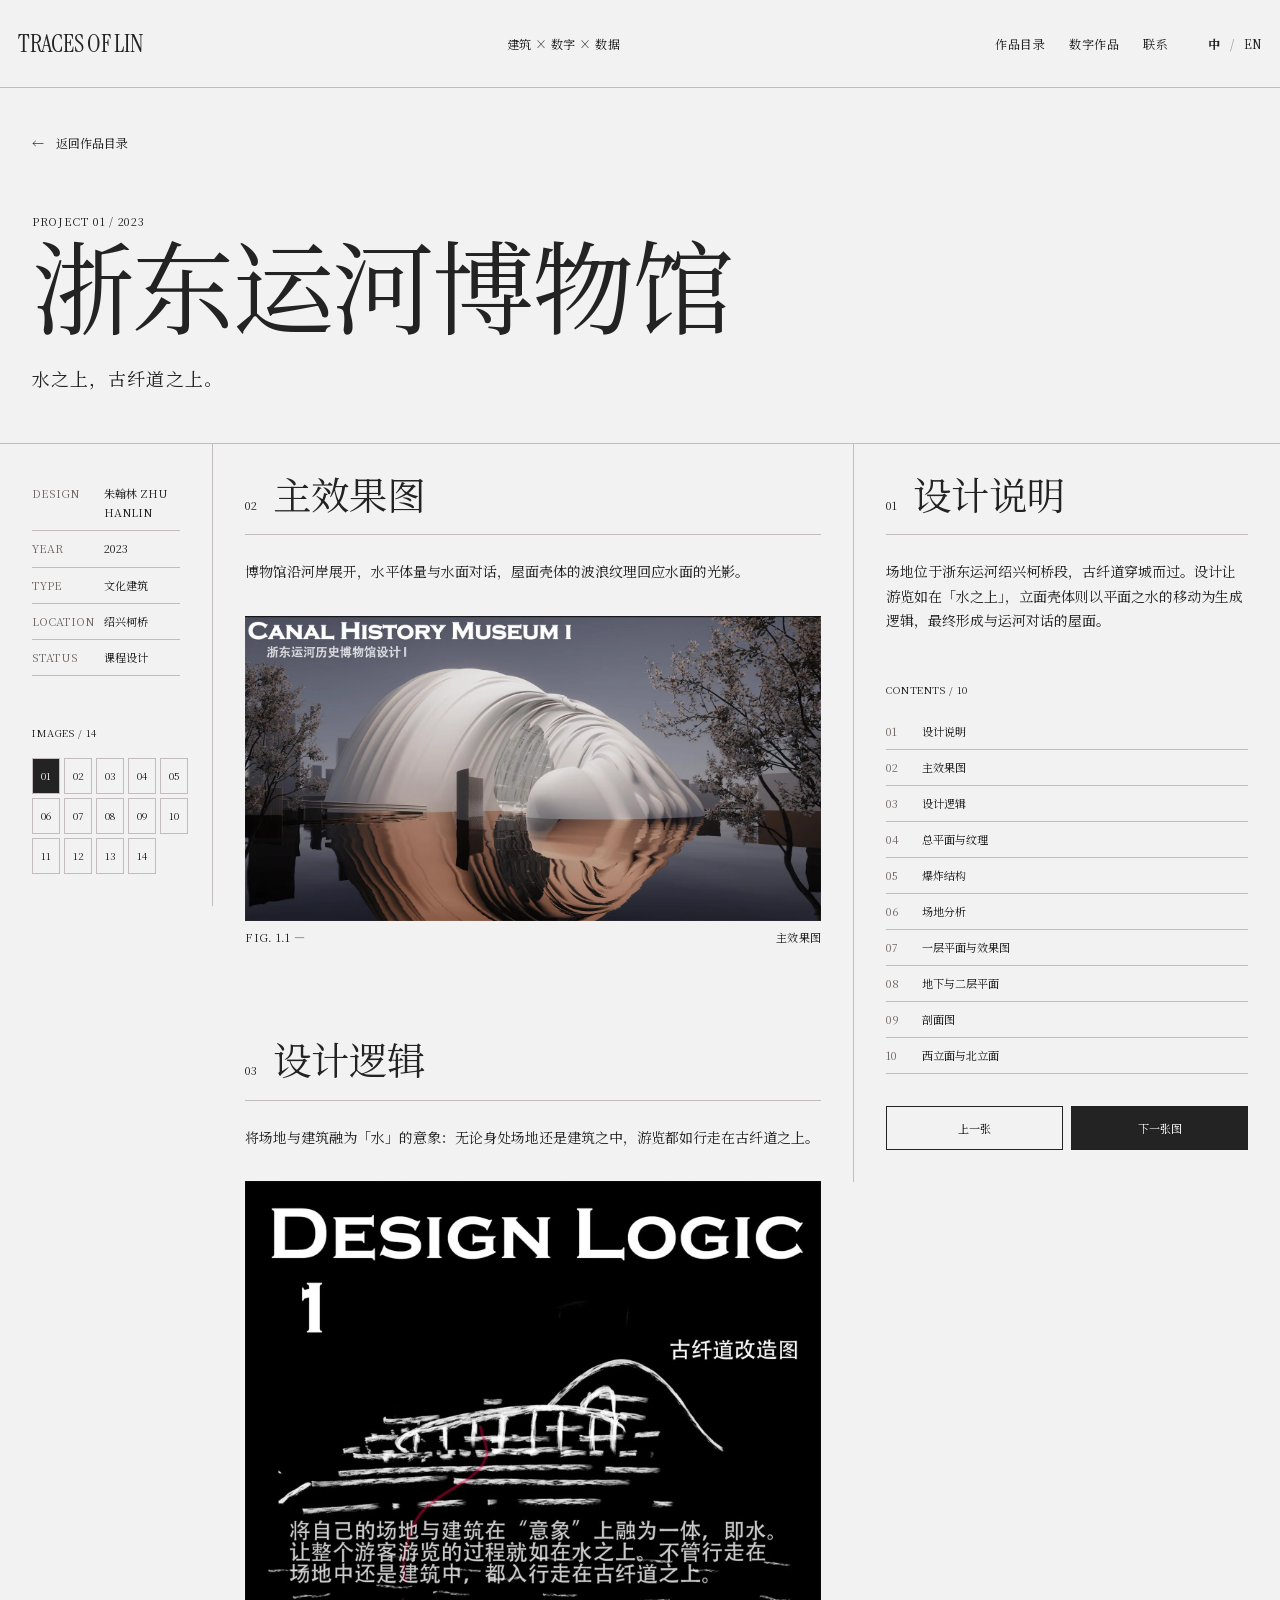
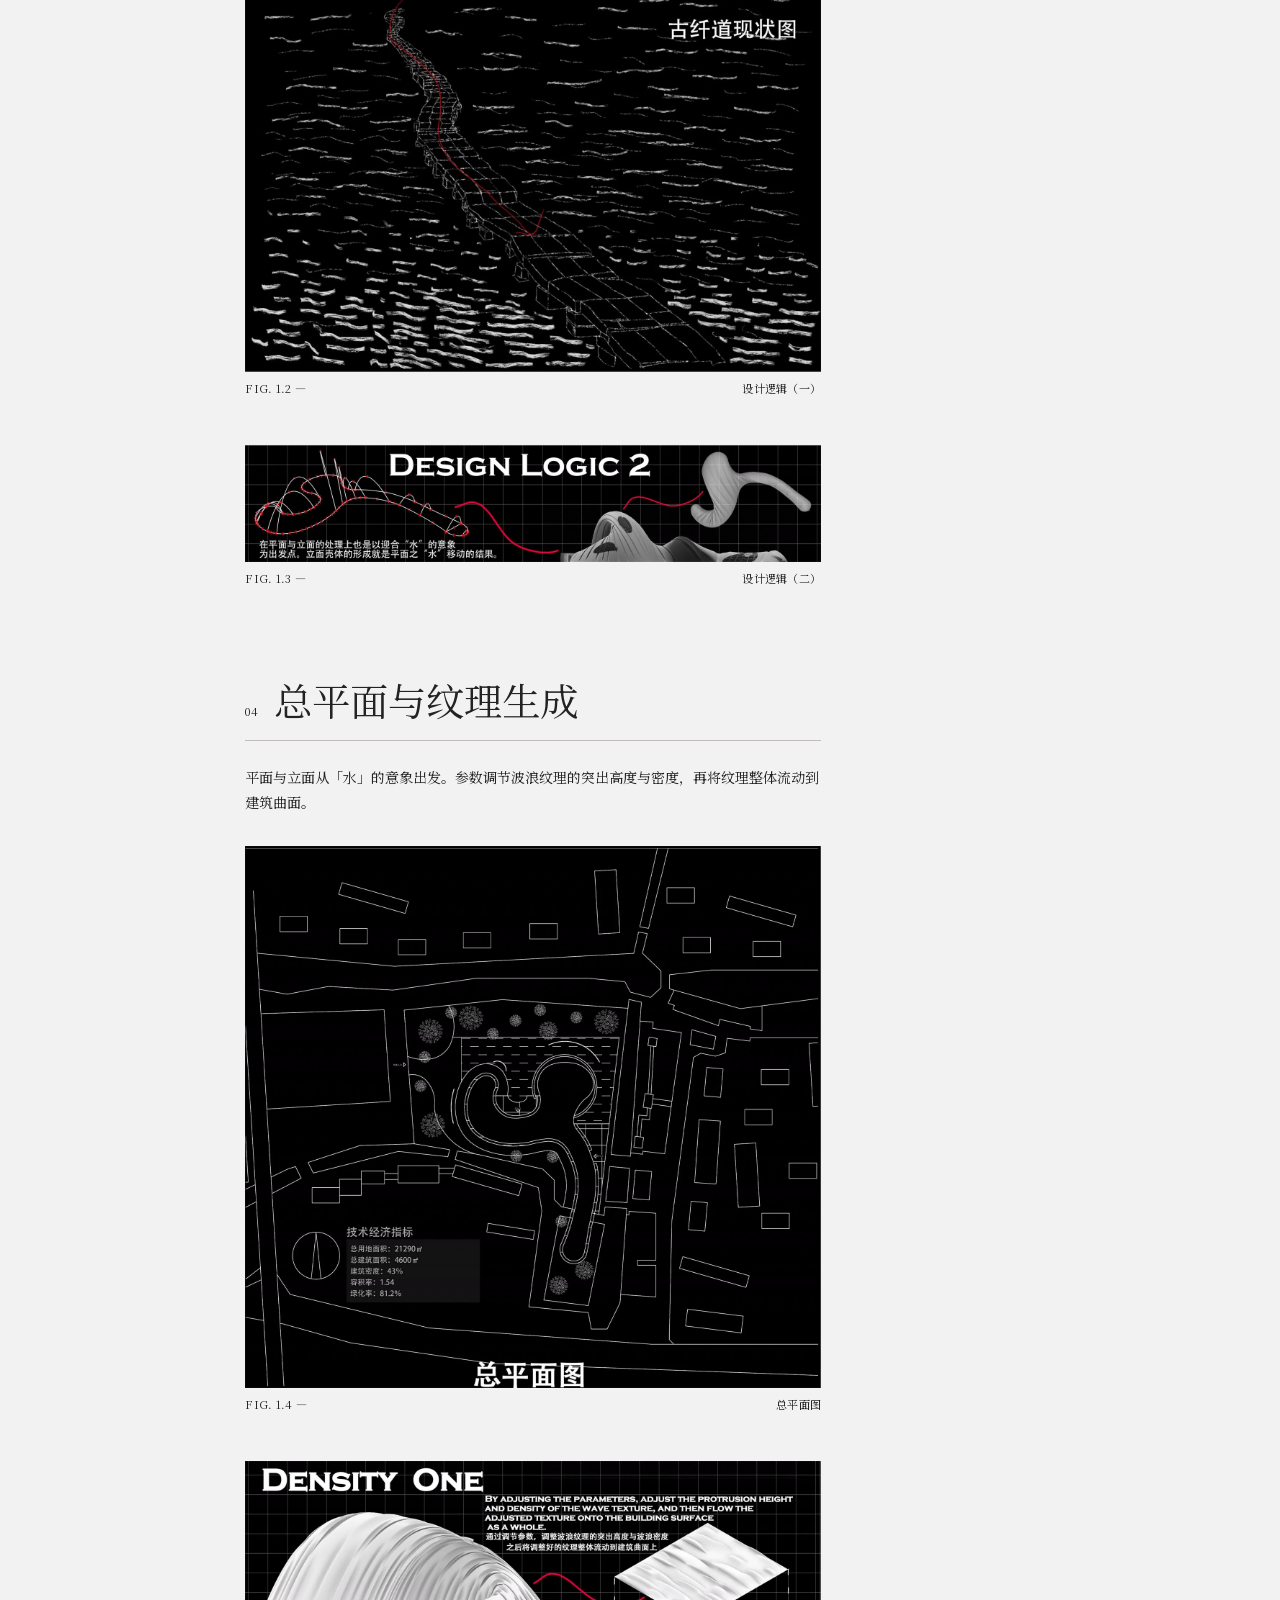
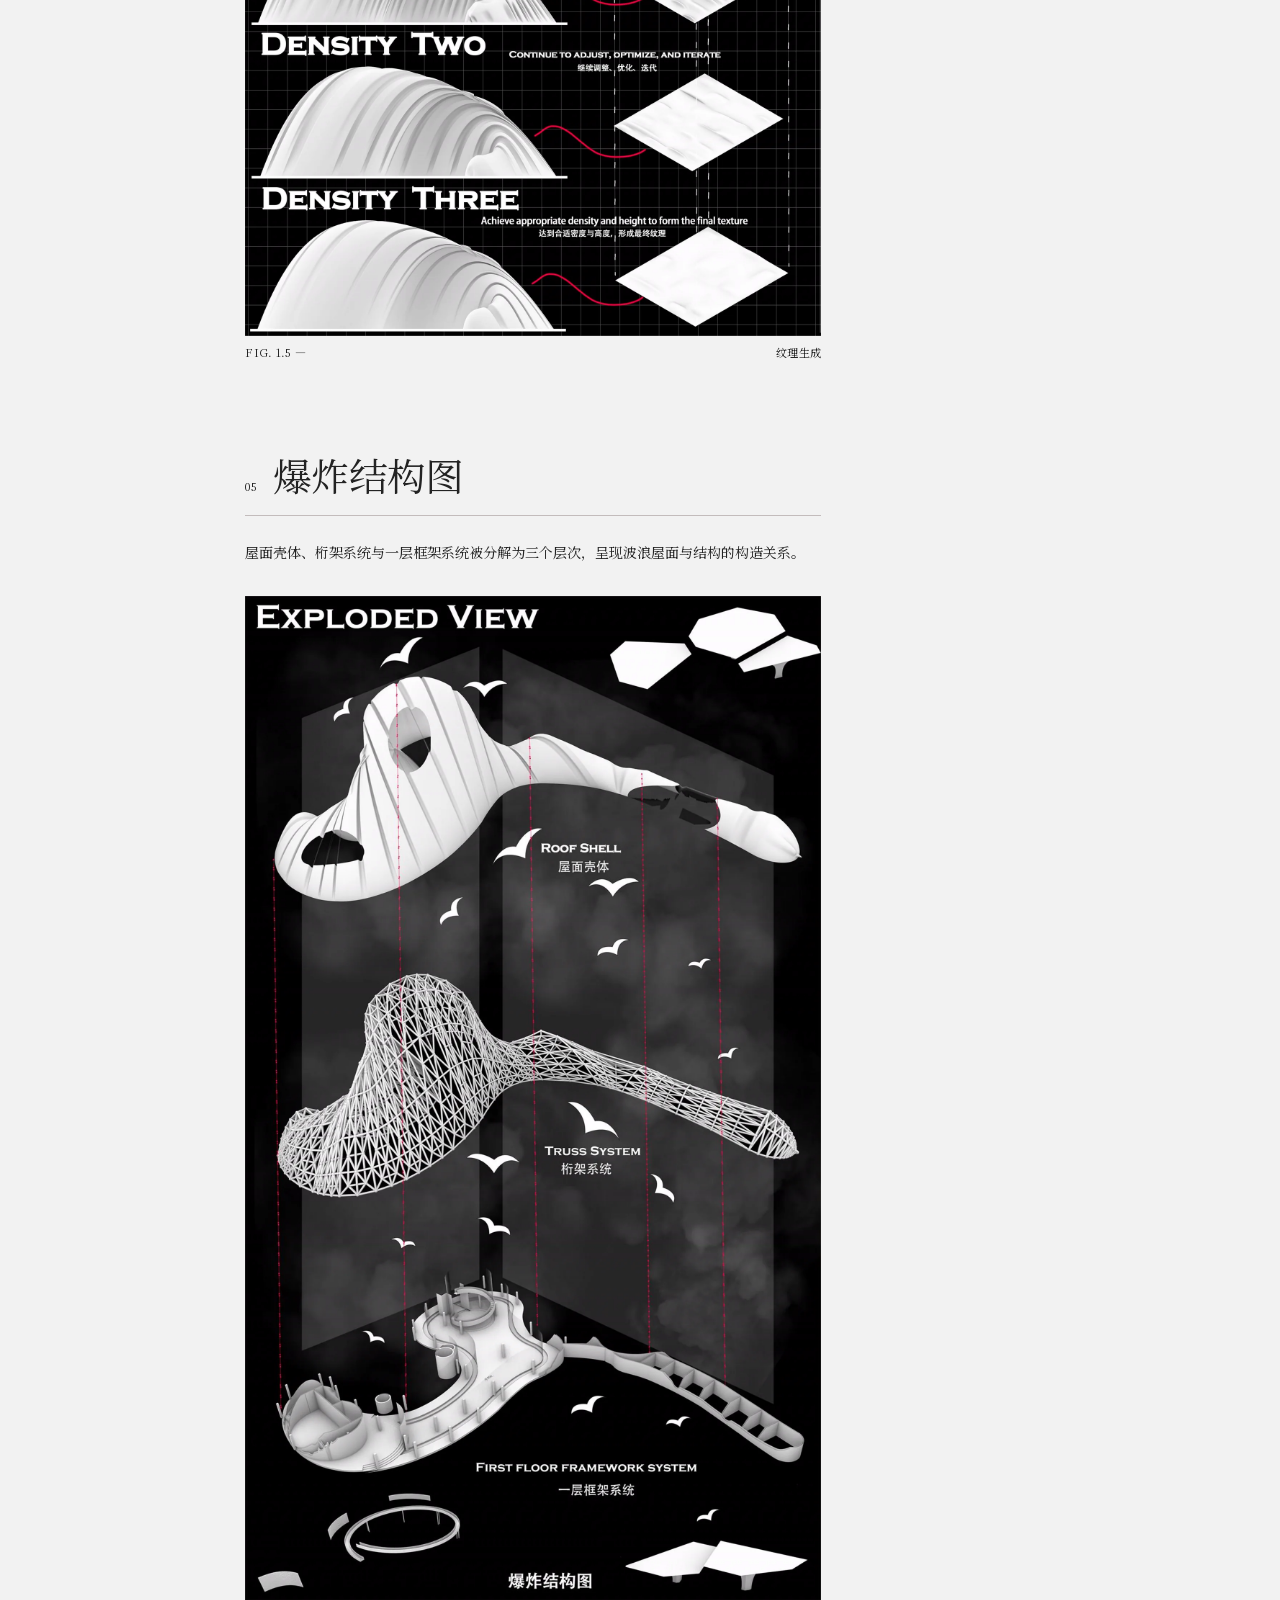
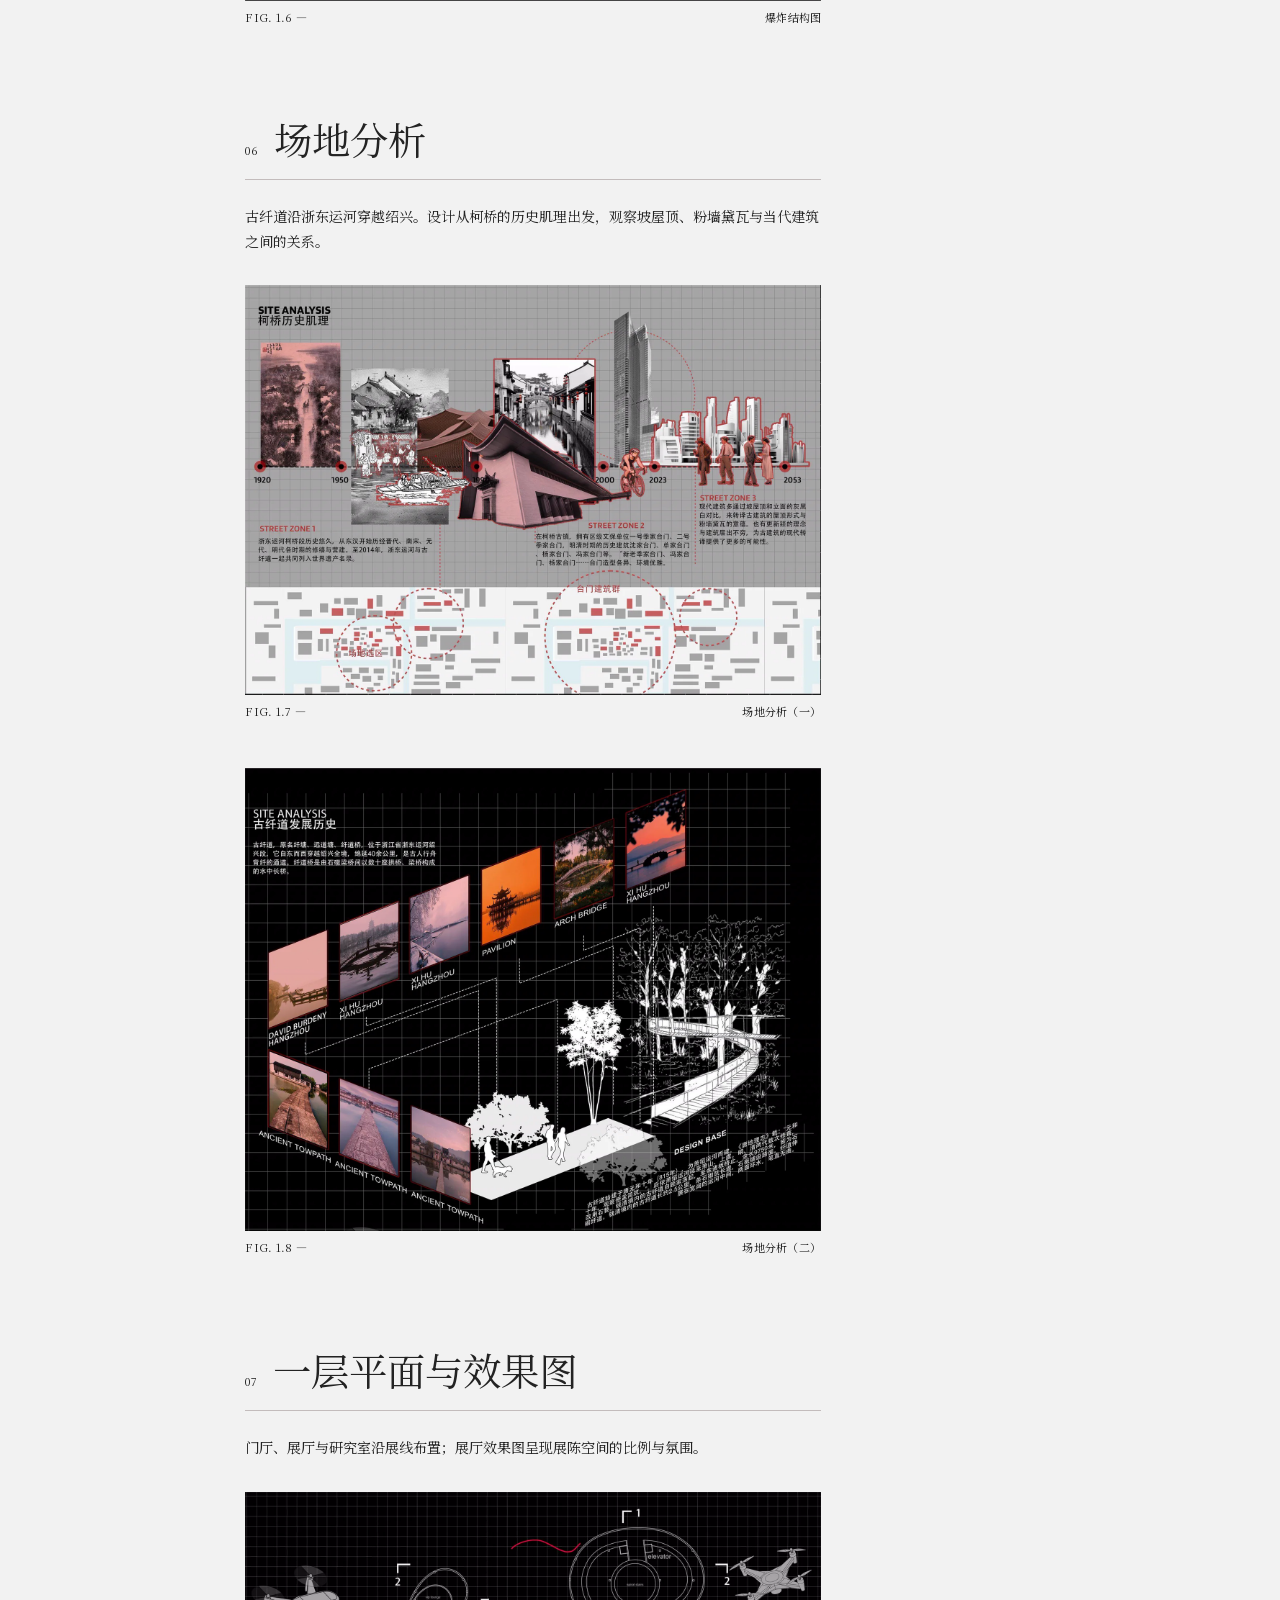
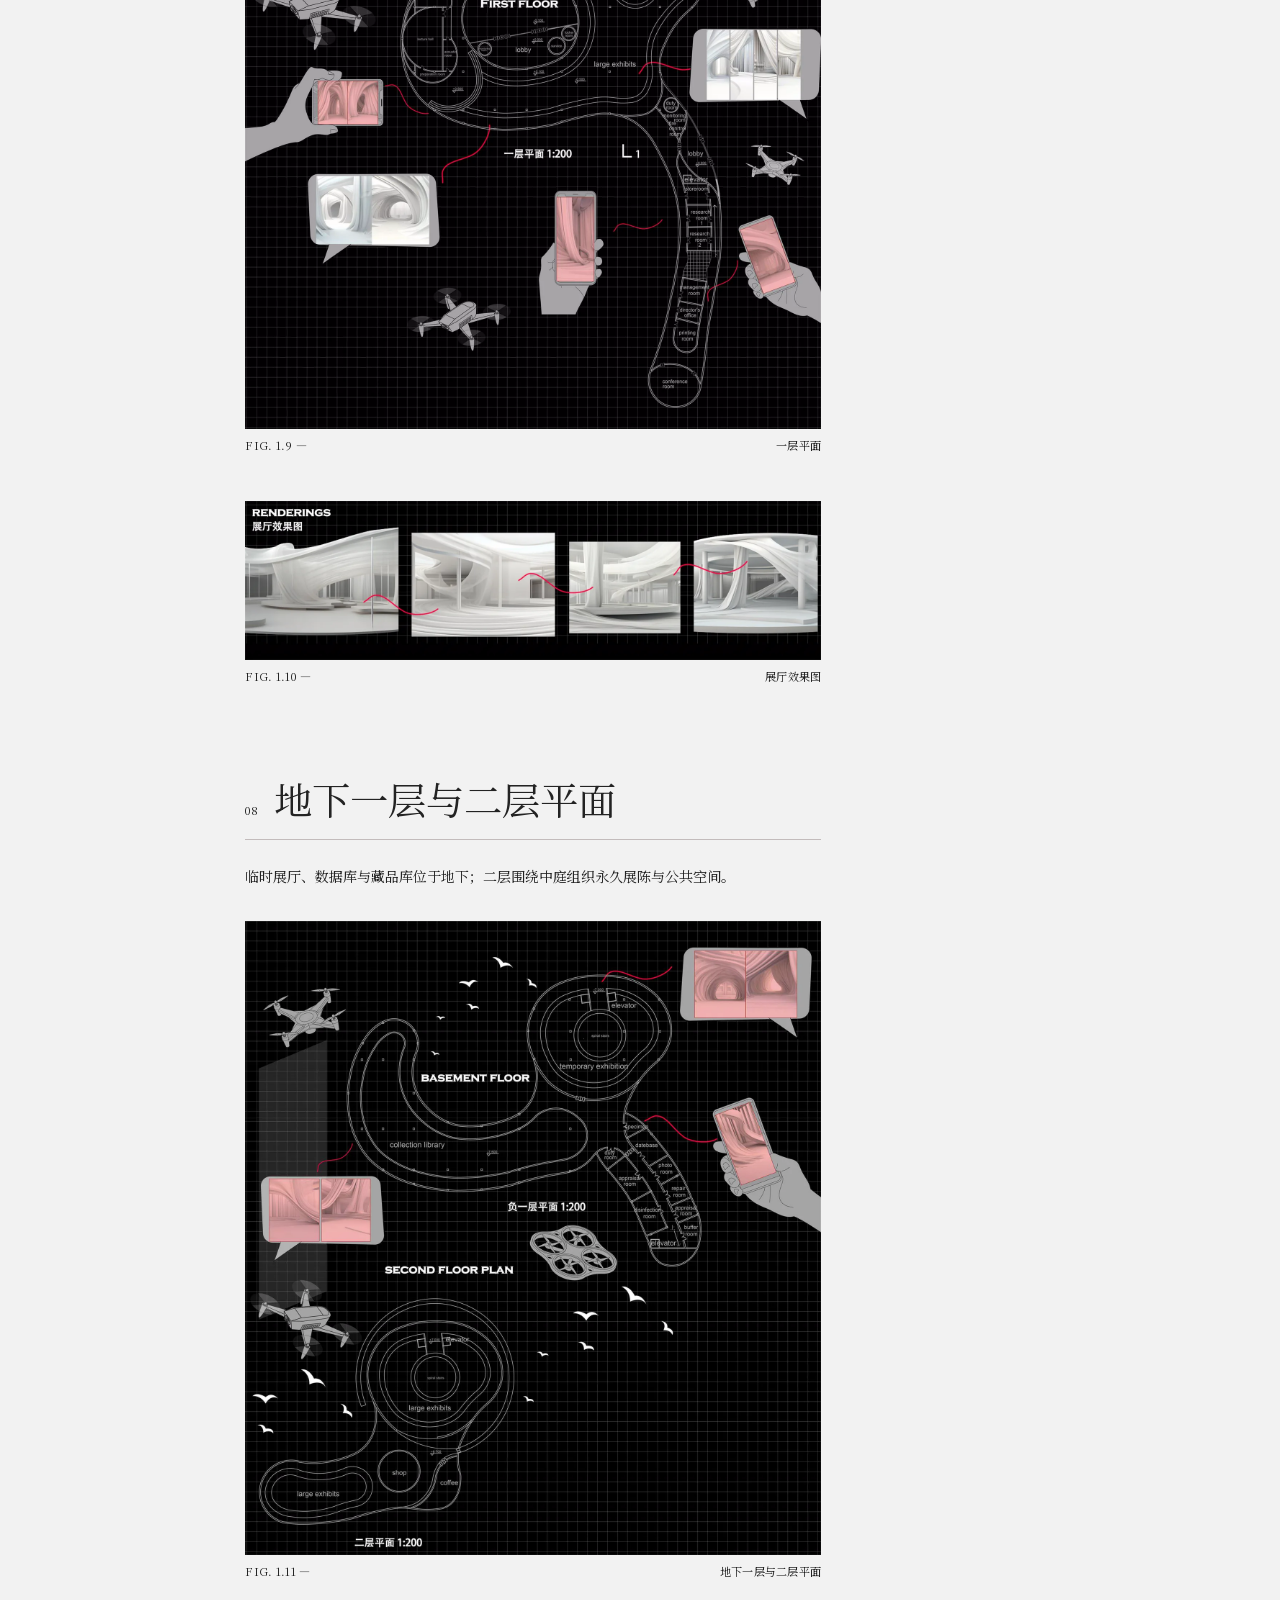
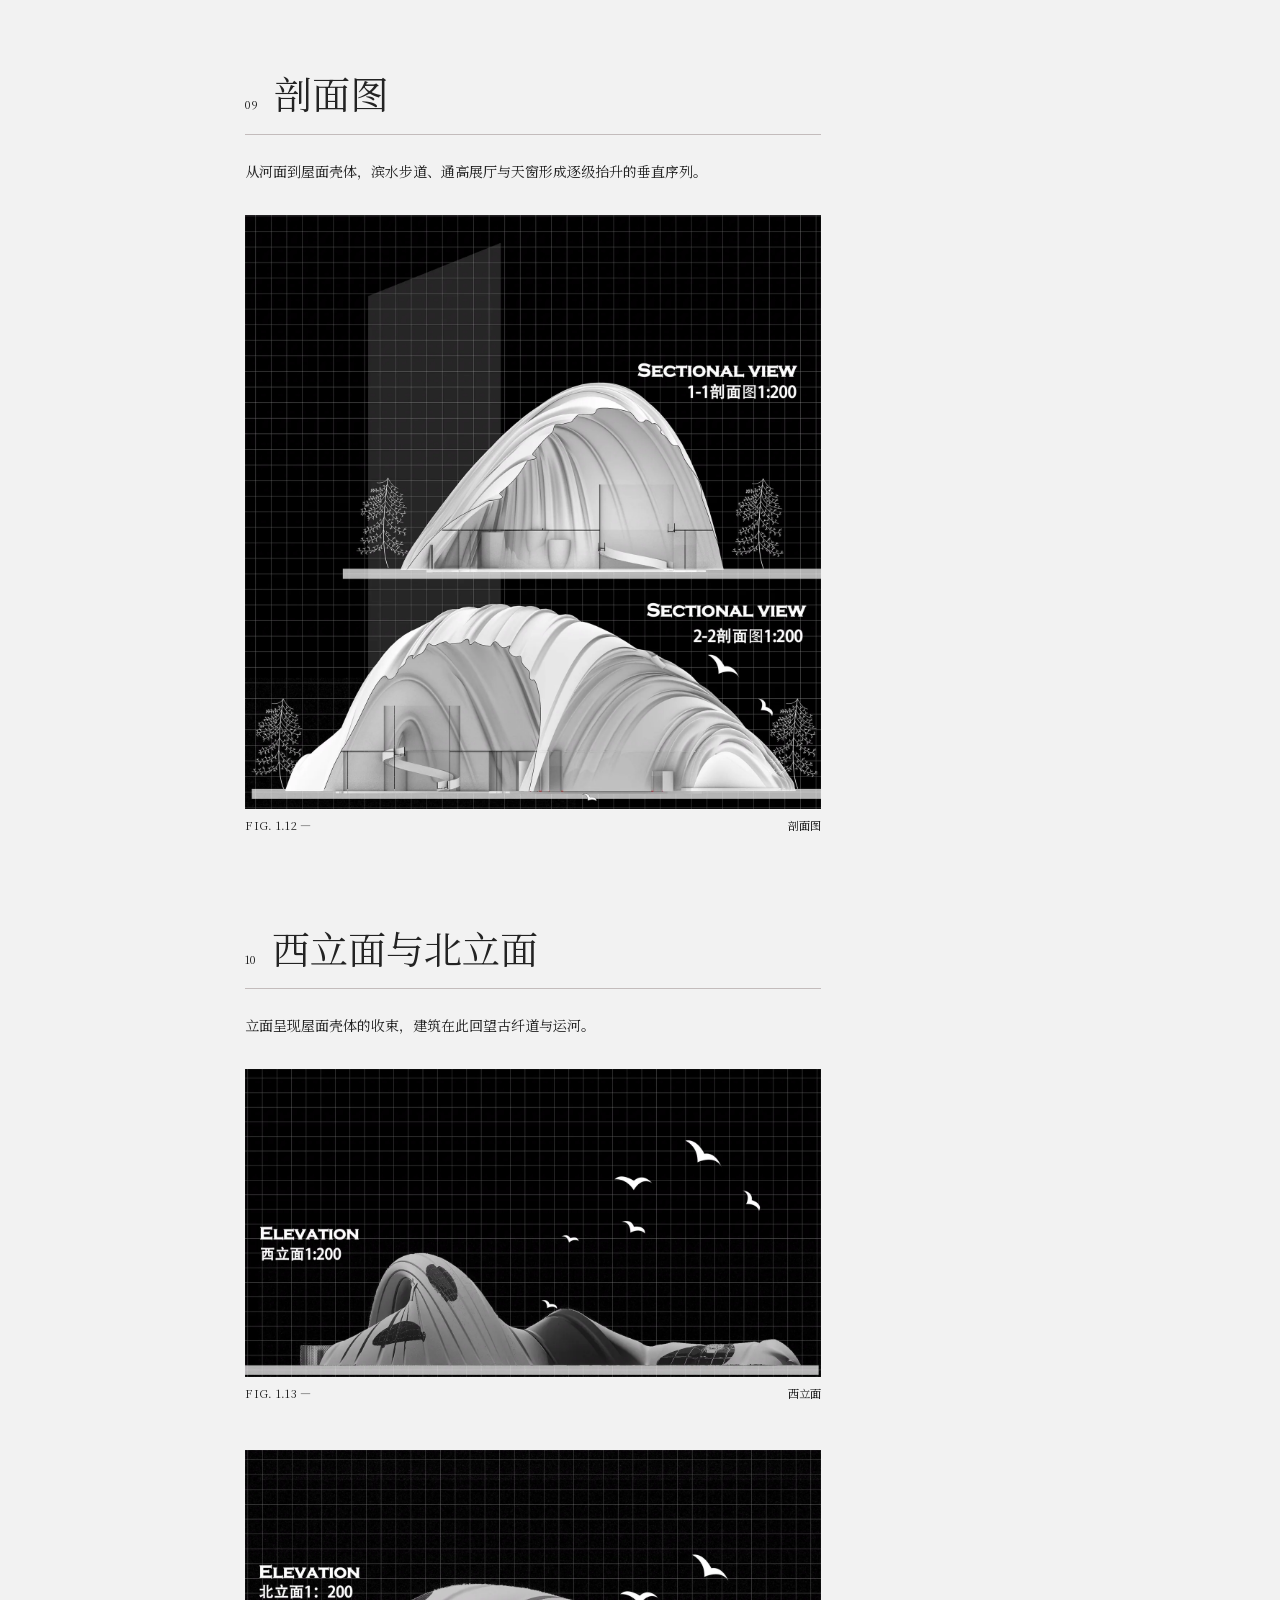
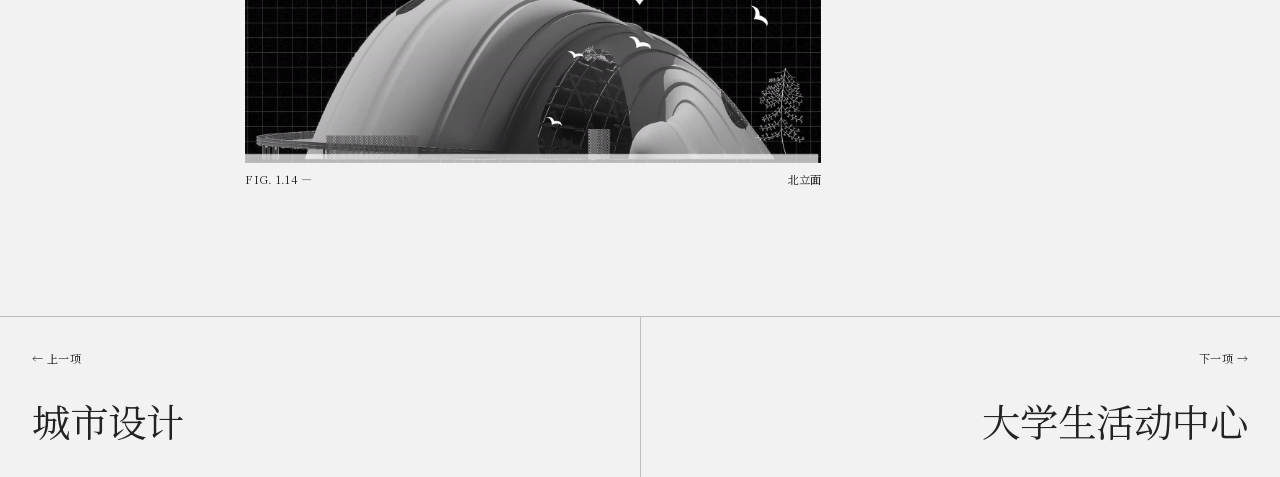
<file: project-01.html>
<!doctype html>
<html lang="zh-CN">
<head>
  <meta charset="utf-8">
  <meta name="viewport" content="width=device-width, initial-scale=1">
  <meta name="description" content="浙东运河博物馆：朱翰林的建筑设计项目，包含十章导航与十四张图纸。">
  <title>浙东运河博物馆 — TRACES OF LIN</title>
  <!-- GENERATED FROM index.html BY tools/sync-redesign-route.mjs; DO NOT EDIT -->
  <link rel="icon" href="./favicon.svg" type="image/svg+xml">
  <link rel="stylesheet" href="./assets/css/fonts.css">
  <link rel="stylesheet" href="./assets/css/site.css">
  <script src="./assets/js/site.js" defer></script>
</head>
<body id="top" class="standalone-page">
  <a class="skip-link" href="#main"><span class="zh">跳到正文</span><span class="en" lang="en">Skip to content</span></a>
  <header class="site-header">
    <a class="wordmark" href="./index.html">TRACES OF LIN</a>
    <p class="header-discipline"><span class="zh">建筑 × 数字 × 数据</span><span class="en" lang="en">Architecture × Digital × Data</span></p>
    <nav class="desktop-nav" aria-label="主导航">
      <a href="./index.html#works"><span class="zh">作品目录</span><span class="en" lang="en">Works</span></a>
      <a href="./index.html#digital"><span class="zh">数字作品</span><span class="en" lang="en">Digital</span></a>
      <a href="./index.html#contact"><span class="zh">联系</span><span class="en" lang="en">Contact</span></a>
    </nav>
    <button class="language-toggle" type="button" role="switch" aria-checked="false" aria-label="切换到英文"><span class="language-zh">中</span><span class="language-divider">/</span><span class="language-en">EN</span></button>
  </header>
  <main id="main">
<article class="project-article" data-project-article="01">
      <header class="project-header">
        <a class="project-close" href="./index.html#works" data-project-close aria-label="关闭项目并返回首页"><span aria-hidden="true">←</span><span class="zh">返回作品目录</span><span class="en" lang="en">Back to index</span></a>
        <p>PROJECT 01 / 2023</p>
        <h1><span class="zh">浙东运河博物馆</span><span class="en" lang="en">Grand Canal Museum</span></h1>
        <p class="project-subtitle"><span class="zh">水之上，古纤道之上。</span><span class="en" lang="en">Upon the water, upon the ancient towpath.</span></p>
      </header>
      <div class="project-layout">
        <aside class="project-meta">
          <dl><div><dt>DESIGN</dt><dd>朱翰林 ZHU HANLIN</dd></div><div><dt>YEAR</dt><dd>2023</dd></div><div><dt>TYPE</dt><dd><span class="zh">文化建筑</span><span class="en" lang="en">Cultural</span></dd></div><div><dt>LOCATION</dt><dd><span class="zh">绍兴柯桥</span><span class="en" lang="en">Keqiao, Shaoxing</span></dd></div><div><dt>STATUS</dt><dd><span class="zh">课程设计</span><span class="en" lang="en">Studio</span></dd></div></dl>
          <nav class="figure-nav" aria-label="14 张项目图片">
            <p>IMAGES / 14</p>
            <ol>
              <li><button type="button" data-figure-target="1">01</button></li><li><button type="button" data-figure-target="2">02</button></li><li><button type="button" data-figure-target="3">03</button></li><li><button type="button" data-figure-target="4">04</button></li><li><button type="button" data-figure-target="5">05</button></li><li><button type="button" data-figure-target="6">06</button></li><li><button type="button" data-figure-target="7">07</button></li><li><button type="button" data-figure-target="8">08</button></li><li><button type="button" data-figure-target="9">09</button></li><li><button type="button" data-figure-target="10">10</button></li><li><button type="button" data-figure-target="11">11</button></li><li><button type="button" data-figure-target="12">12</button></li><li><button type="button" data-figure-target="13">13</button></li><li><button type="button" data-figure-target="14">14</button></li>
            </ol>
          </nav>
        </aside>

        <div class="project-track">
          <section id="rendering" class="project-section" aria-labelledby="rendering-title">
            <div class="project-section-heading"><span>02</span><h2 id="rendering-title"><span class="zh">主效果图</span><span class="en" lang="en">Main rendering</span></h2></div>
            <p class="zh">博物馆沿河岸展开，水平体量与水面对话，屋面壳体的波浪纹理回应水面的光影。</p><p class="en" lang="en">The museum extends along the canal. Its horizontal mass meets the water, while the wave-textured shell responds to shifting light and reflections.</p>
            <figure class="project-figure" data-figure="1" id="figure-01"><a class="image-button" href="./assets/images/museum-01-1600.webp" data-lightbox-src="./assets/images/museum-01-1600.webp" data-caption-zh="FIG. 1.1 — 主效果图" data-caption-en="FIG. 1.1 — Main rendering"><img src="./assets/images/museum-01-1600.webp" width="1600" height="848" alt="浙东运河博物馆主效果图" fetchpriority="high"></a><figcaption>FIG. 1.1 — <span class="zh">主效果图</span><span class="en" lang="en">Main rendering</span></figcaption></figure>
          </section>

          <section id="design-logic" class="project-section" aria-labelledby="design-logic-title">
            <div class="project-section-heading"><span>03</span><h2 id="design-logic-title"><span class="zh">设计逻辑</span><span class="en" lang="en">Design logic</span></h2></div>
            <p class="zh">将场地与建筑融为「水」的意象：无论身处场地还是建筑之中，游览都如行走在古纤道之上。</p><p class="en" lang="en">Site and building share the image of water: whether outside or inside, the visit reads as a walk along the ancient towpath.</p>
            <figure class="project-figure" data-figure="2" id="figure-02"><a class="image-button" href="./assets/images/museum-02-1600.webp" data-lightbox-src="./assets/images/museum-02-1600.webp" data-caption-zh="FIG. 1.2 — 设计逻辑（一）" data-caption-en="FIG. 1.2 — Design logic I"><img src="./assets/images/museum-02-1600.webp" width="1600" height="2198" alt="设计逻辑图一" loading="lazy" decoding="async"></a><figcaption>FIG. 1.2 — <span class="zh">设计逻辑（一）</span><span class="en" lang="en">Design logic I</span></figcaption></figure>
            <figure class="project-figure" data-figure="3" id="figure-03"><a class="image-button" href="./assets/images/museum-03-1600.webp" data-lightbox-src="./assets/images/museum-03-1600.webp" data-caption-zh="FIG. 1.3 — 设计逻辑（二）" data-caption-en="FIG. 1.3 — Design logic II"><img src="./assets/images/museum-03-1600.webp" width="1600" height="324" alt="设计逻辑图二" loading="lazy" decoding="async"></a><figcaption>FIG. 1.3 — <span class="zh">设计逻辑（二）</span><span class="en" lang="en">Design logic II</span></figcaption></figure>
          </section>

          <section id="general-layout" class="project-section" aria-labelledby="general-layout-title">
            <div class="project-section-heading"><span>04</span><h2 id="general-layout-title"><span class="zh">总平面与纹理生成</span><span class="en" lang="en">Plan &amp; wave texture</span></h2></div>
            <p class="zh">平面与立面从「水」的意象出发。参数调节波浪纹理的突出高度与密度，再将纹理整体流动到建筑曲面。</p><p class="en" lang="en">Plan and elevation follow the image of water. Parameters tune the protrusion height and density of the wave texture before it flows onto the curved building surface.</p>
            <figure class="project-figure" data-figure="4" id="figure-04"><a class="image-button" href="./assets/images/museum-04-1600.webp" data-lightbox-src="./assets/images/museum-04-1600.webp" data-caption-zh="FIG. 1.4 — 总平面图" data-caption-en="FIG. 1.4 — General layout"><img src="./assets/images/museum-04-1600.webp" width="1600" height="1506" alt="总平面图" loading="lazy" decoding="async"></a><figcaption>FIG. 1.4 — <span class="zh">总平面图</span><span class="en" lang="en">General layout</span></figcaption></figure>
            <figure class="project-figure" data-figure="5" id="figure-05"><a class="image-button" href="./assets/images/museum-05-1600.webp" data-lightbox-src="./assets/images/museum-05-1600.webp" data-caption-zh="FIG. 1.5 — 纹理生成" data-caption-en="FIG. 1.5 — Wave texture"><img src="./assets/images/museum-05-1600.webp" width="1600" height="1320" alt="纹理生成图" loading="lazy" decoding="async"></a><figcaption>FIG. 1.5 — <span class="zh">纹理生成</span><span class="en" lang="en">Wave texture</span></figcaption></figure>
          </section>

          <section id="exploded-view" class="project-section" aria-labelledby="exploded-view-title">
            <div class="project-section-heading"><span>05</span><h2 id="exploded-view-title"><span class="zh">爆炸结构图</span><span class="en" lang="en">Exploded structure</span></h2></div>
            <p class="zh">屋面壳体、桁架系统与一层框架系统被分解为三个层次，呈现波浪屋面与结构的构造关系。</p><p class="en" lang="en">Roof shell, truss system and first-floor framework are separated into three layers, revealing how the wave-textured roof meets its structure.</p>
            <figure class="project-figure" data-figure="6" id="figure-06"><a class="image-button" href="./assets/images/museum-06-1600.webp" data-lightbox-src="./assets/images/museum-06-1600.webp" data-caption-zh="FIG. 1.6 — 爆炸结构图" data-caption-en="FIG. 1.6 — Exploded structure"><img src="./assets/images/museum-06-1600.webp" width="1600" height="2790" alt="爆炸结构图" loading="lazy" decoding="async"></a><figcaption>FIG. 1.6 — <span class="zh">爆炸结构图</span><span class="en" lang="en">Exploded structure</span></figcaption></figure>
          </section>

          <section id="site-analysis" class="project-section" aria-labelledby="site-analysis-title">
            <div class="project-section-heading"><span>06</span><h2 id="site-analysis-title"><span class="zh">场地分析</span><span class="en" lang="en">Site analysis</span></h2></div>
            <p class="zh">古纤道沿浙东运河穿越绍兴。设计从柯桥的历史肌理出发，观察坡屋顶、粉墙黛瓦与当代建筑之间的关系。</p><p class="en" lang="en">The ancient towpath crosses Shaoxing along the East Zhejiang Canal. The design reads Keqiao's historic fabric through pitched roofs, white walls and their contemporary translation.</p>
            <figure class="project-figure" data-figure="7" id="figure-07"><a class="image-button" href="./assets/images/museum-07-1600.webp" data-lightbox-src="./assets/images/museum-07-1600.webp" data-caption-zh="FIG. 1.7 — 场地分析（一）" data-caption-en="FIG. 1.7 — Site analysis I"><img src="./assets/images/museum-07-1600.webp" width="1600" height="1138" alt="场地分析图一：柯桥历史肌理" loading="lazy" decoding="async"></a><figcaption>FIG. 1.7 — <span class="zh">场地分析（一）</span><span class="en" lang="en">Site analysis I</span></figcaption></figure>
            <figure class="project-figure" data-figure="8" id="figure-08"><a class="image-button" href="./assets/images/museum-08-1600.webp" data-lightbox-src="./assets/images/museum-08-1600.webp" data-caption-zh="FIG. 1.8 — 场地分析（二）" data-caption-en="FIG. 1.8 — Site analysis II"><img src="./assets/images/museum-08-1600.webp" width="1600" height="1288" alt="场地分析图二：古纤道发展历史" loading="lazy" decoding="async"></a><figcaption>FIG. 1.8 — <span class="zh">场地分析（二）</span><span class="en" lang="en">Site analysis II</span></figcaption></figure>
          </section>

          <section id="plans" class="project-section" aria-labelledby="plans-title">
            <div class="project-section-heading"><span>07</span><h2 id="plans-title"><span class="zh">一层平面与效果图</span><span class="en" lang="en">Ground floor &amp; rendering</span></h2></div>
            <p class="zh">门厅、展厅与研究室沿展线布置；展厅效果图呈现展陈空间的比例与氛围。</p><p class="en" lang="en">Lobby, galleries and research rooms follow the exhibition route; the gallery rendering presents the proportion and atmosphere of the exhibition space.</p>
            <figure class="project-figure" data-figure="9" id="figure-09"><a class="image-button" href="./assets/images/museum-09-1600.webp" data-lightbox-src="./assets/images/museum-09-1600.webp" data-caption-zh="FIG. 1.9 — 一层平面" data-caption-en="FIG. 1.9 — Ground floor plan"><img src="./assets/images/museum-09-1600.webp" width="1600" height="1492" alt="一层平面图" loading="lazy" decoding="async"></a><figcaption>FIG. 1.9 — <span class="zh">一层平面</span><span class="en" lang="en">Ground floor plan</span></figcaption></figure>
            <figure class="project-figure" data-figure="10" id="figure-10"><a class="image-button" href="./assets/images/museum-10-1600.webp" data-lightbox-src="./assets/images/museum-10-1600.webp" data-caption-zh="FIG. 1.10 — 展厅效果图" data-caption-en="FIG. 1.10 — Gallery rendering"><img src="./assets/images/museum-10-1600.webp" width="1600" height="442" alt="展厅效果图" loading="lazy" decoding="async"></a><figcaption>FIG. 1.10 — <span class="zh">展厅效果图</span><span class="en" lang="en">Gallery rendering</span></figcaption></figure>
          </section>

          <section id="renderings" class="project-section" aria-labelledby="renderings-title">
            <div class="project-section-heading"><span>08</span><h2 id="renderings-title"><span class="zh">地下一层与二层平面</span><span class="en" lang="en">Lower &amp; second floor</span></h2></div>
            <p class="zh">临时展厅、数据库与藏品库位于地下；二层围绕中庭组织永久展陈与公共空间。</p><p class="en" lang="en">Temporary galleries, database and collection storage sit below ground; permanent galleries and public space gather around the second-floor atrium.</p>
            <figure class="project-figure" data-figure="11" id="figure-11"><a class="image-button" href="./assets/images/museum-11-1600.webp" data-lightbox-src="./assets/images/museum-11-1600.webp" data-caption-zh="FIG. 1.11 — 地下一层与二层平面" data-caption-en="FIG. 1.11 — Lower &amp; second floor"><img src="./assets/images/museum-11-1600.webp" width="1600" height="1762" alt="地下一层与二层平面图" loading="lazy" decoding="async"></a><figcaption>FIG. 1.11 — <span class="zh">地下一层与二层平面</span><span class="en" lang="en">Lower &amp; second floor</span></figcaption></figure>
          </section>

          <section id="sections-view" class="project-section" aria-labelledby="sections-view-title">
            <div class="project-section-heading"><span>09</span><h2 id="sections-view-title"><span class="zh">剖面图</span><span class="en" lang="en">Section</span></h2></div>
            <p class="zh">从河面到屋面壳体，滨水步道、通高展厅与天窗形成逐级抬升的垂直序列。</p><p class="en" lang="en">From water level to roof shell, the waterfront walk, double-height galleries and skylights form a rising vertical sequence.</p>
            <figure class="project-figure" data-figure="12" id="figure-12"><a class="image-button" href="./assets/images/museum-12-1600.webp" data-lightbox-src="./assets/images/museum-12-1600.webp" data-caption-zh="FIG. 1.12 — 剖面图" data-caption-en="FIG. 1.12 — Section"><img src="./assets/images/museum-12-1600.webp" width="1600" height="1650" alt="剖面图" loading="lazy" decoding="async"></a><figcaption>FIG. 1.12 — <span class="zh">剖面图</span><span class="en" lang="en">Section</span></figcaption></figure>
          </section>

          <section id="details" class="project-section" aria-labelledby="details-title">
            <div class="project-section-heading"><span>10</span><h2 id="details-title"><span class="zh">西立面与北立面</span><span class="en" lang="en">West &amp; north elevations</span></h2></div>
            <p class="zh">立面呈现屋面壳体的收束，建筑在此回望古纤道与运河。</p><p class="en" lang="en">The elevations show the gathering roof shell, where the building turns back towards the towpath and the canal.</p>
            <figure class="project-figure" data-figure="13" id="figure-13"><a class="image-button" href="./assets/images/museum-13-1600.webp" data-lightbox-src="./assets/images/museum-13-1600.webp" data-caption-zh="FIG. 1.13 — 西立面" data-caption-en="FIG. 1.13 — West elevation"><img src="./assets/images/museum-13-1600.webp" width="1600" height="856" alt="西立面图" loading="lazy" decoding="async"></a><figcaption>FIG. 1.13 — <span class="zh">西立面</span><span class="en" lang="en">West elevation</span></figcaption></figure>
            <figure class="project-figure" data-figure="14" id="figure-14"><a class="image-button" href="./assets/images/museum-14-1600.webp" data-lightbox-src="./assets/images/museum-14-1600.webp" data-caption-zh="FIG. 1.14 — 北立面" data-caption-en="FIG. 1.14 — North elevation"><img src="./assets/images/museum-14-1600.webp" width="1600" height="869" alt="北立面图" loading="lazy" decoding="async"></a><figcaption>FIG. 1.14 — <span class="zh">北立面</span><span class="en" lang="en">North elevation</span></figcaption></figure>
          </section>
        </div>

        <aside class="project-info">
          <section id="abstract" class="project-section project-abstract" aria-labelledby="abstract-title">
            <div class="project-section-heading"><span>01</span><h2 id="abstract-title"><span class="zh">设计说明</span><span class="en" lang="en">Design statement</span></h2></div>
            <p class="zh">场地位于浙东运河绍兴柯桥段，古纤道穿城而过。设计让游览如在「水之上」，立面壳体则以平面之水的移动为生成逻辑，最终形成与运河对话的屋面。</p><p class="en" lang="en">The site lies on the Keqiao section of the East Zhejiang Canal, where the ancient towpath threads through the town. The visit reads as a walk upon the water; the shell grows from the movement of a water plan, forming a roof in dialogue with the canal.</p>
          </section>
          <nav class="chapter-nav" aria-label="项目十章目录">
            <p>CONTENTS / 10</p>
            <ol>
              <li><a href="./project-01.html#abstract" data-chapter="abstract"><span>01</span><span class="zh">设计说明</span><span class="en" lang="en">Statement</span></a></li>
              <li><a href="./project-01.html#rendering" data-chapter="rendering"><span>02</span><span class="zh">主效果图</span><span class="en" lang="en">Rendering</span></a></li>
              <li><a href="./project-01.html#design-logic" data-chapter="design-logic"><span>03</span><span class="zh">设计逻辑</span><span class="en" lang="en">Design logic</span></a></li>
              <li><a href="./project-01.html#general-layout" data-chapter="general-layout"><span>04</span><span class="zh">总平面与纹理</span><span class="en" lang="en">Plan &amp; texture</span></a></li>
              <li><a href="./project-01.html#exploded-view" data-chapter="exploded-view"><span>05</span><span class="zh">爆炸结构</span><span class="en" lang="en">Structure</span></a></li>
              <li><a href="./project-01.html#site-analysis" data-chapter="site-analysis"><span>06</span><span class="zh">场地分析</span><span class="en" lang="en">Site analysis</span></a></li>
              <li><a href="./project-01.html#plans" data-chapter="plans"><span>07</span><span class="zh">一层平面与效果图</span><span class="en" lang="en">Ground floor</span></a></li>
              <li><a href="./project-01.html#renderings" data-chapter="renderings"><span>08</span><span class="zh">地下与二层平面</span><span class="en" lang="en">Other floors</span></a></li>
              <li><a href="./project-01.html#sections-view" data-chapter="sections-view"><span>09</span><span class="zh">剖面图</span><span class="en" lang="en">Section</span></a></li>
              <li><a href="./project-01.html#details" data-chapter="details"><span>10</span><span class="zh">西立面与北立面</span><span class="en" lang="en">Elevations</span></a></li>
            </ol>
          </nav>
          <div class="project-jump"><button type="button" data-figure-step="-1"><span class="zh">上一张</span><span class="en" lang="en">Previous</span></button><button type="button" data-figure-step="1"><span class="zh">下一张图</span><span class="en" lang="en">Next image</span></button></div>
        </aside>
      </div>
      <nav class="project-pager" aria-label="上一项与下一项作品"><a class="project-link project-pager-link" href="./project-06.html" data-project="06"><span class="project-pager-label">← <span class="zh">上一项</span><span class="en" lang="en">Previous</span></span><strong><span class="zh">城市设计</span><span class="en" lang="en">Urban Design</span></strong></a><a class="project-link project-pager-link" href="./project-02.html" data-project="02"><span class="project-pager-label"><span class="zh">下一项</span><span class="en" lang="en">Next</span> →</span><strong><span class="zh">大学生活动中心</span><span class="en" lang="en">Student Activity Centre</span></strong></a></nav>
      <nav class="mobile-project-bar" aria-label="项目图片操作"><button type="button" data-figure-step="-1"><span class="zh">上一张</span><span class="en" lang="en">Previous</span></button><a class="project-close" href="./index.html#works" data-project-close><span class="zh">目录</span><span class="en" lang="en">Index</span></a><button type="button" data-figure-step="1"><span class="zh">下一张</span><span class="en" lang="en">Next</span></button></nav>
    </article>
  </main>
  <dialog class="lightbox" id="lightbox" aria-labelledby="lightbox-caption">
    <div class="lightbox-toolbar"><p id="lightbox-caption"></p><button type="button" class="lightbox-close" aria-label="关闭图片"><span class="zh">关闭</span><span class="en" lang="en">Close</span> ×</button></div>
    <div class="lightbox-stage"><img id="lightbox-image" src="[data-uri]" alt=""></div>
  </dialog>
</body>
</html>
</file>
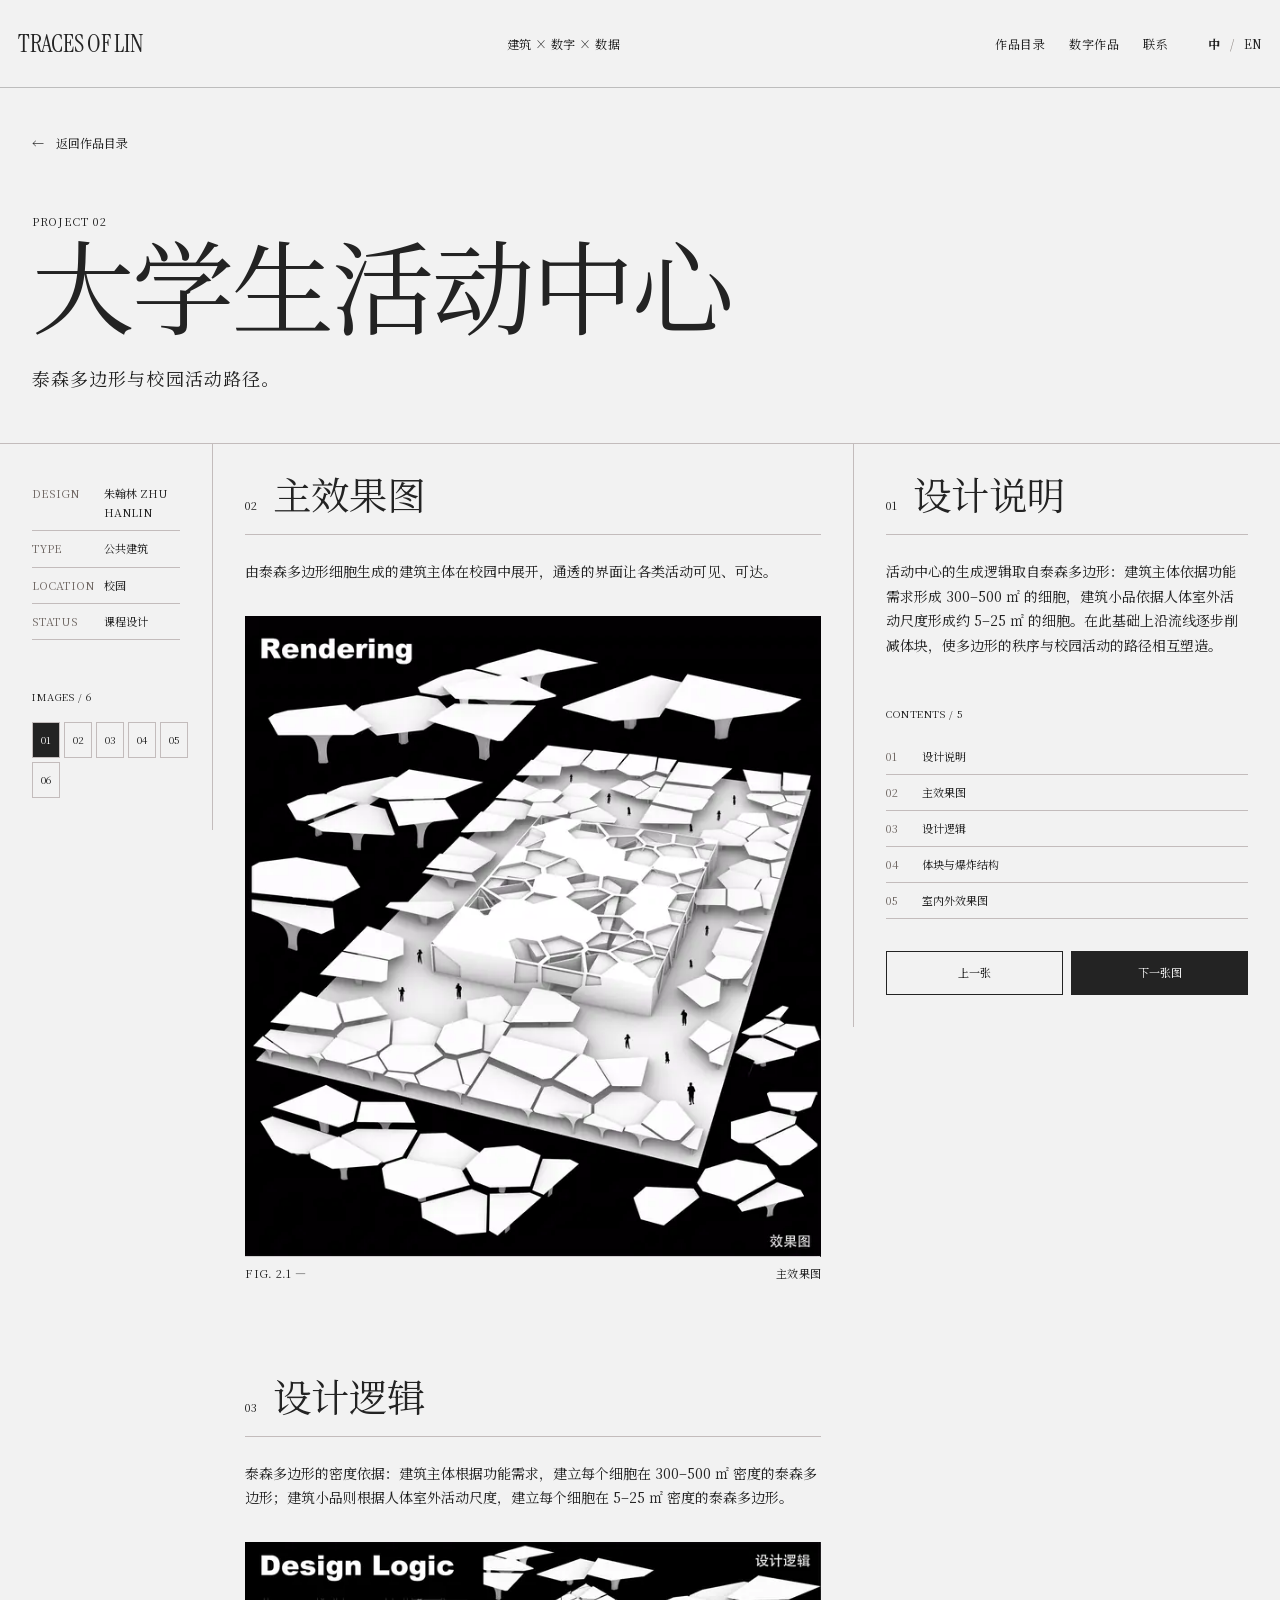
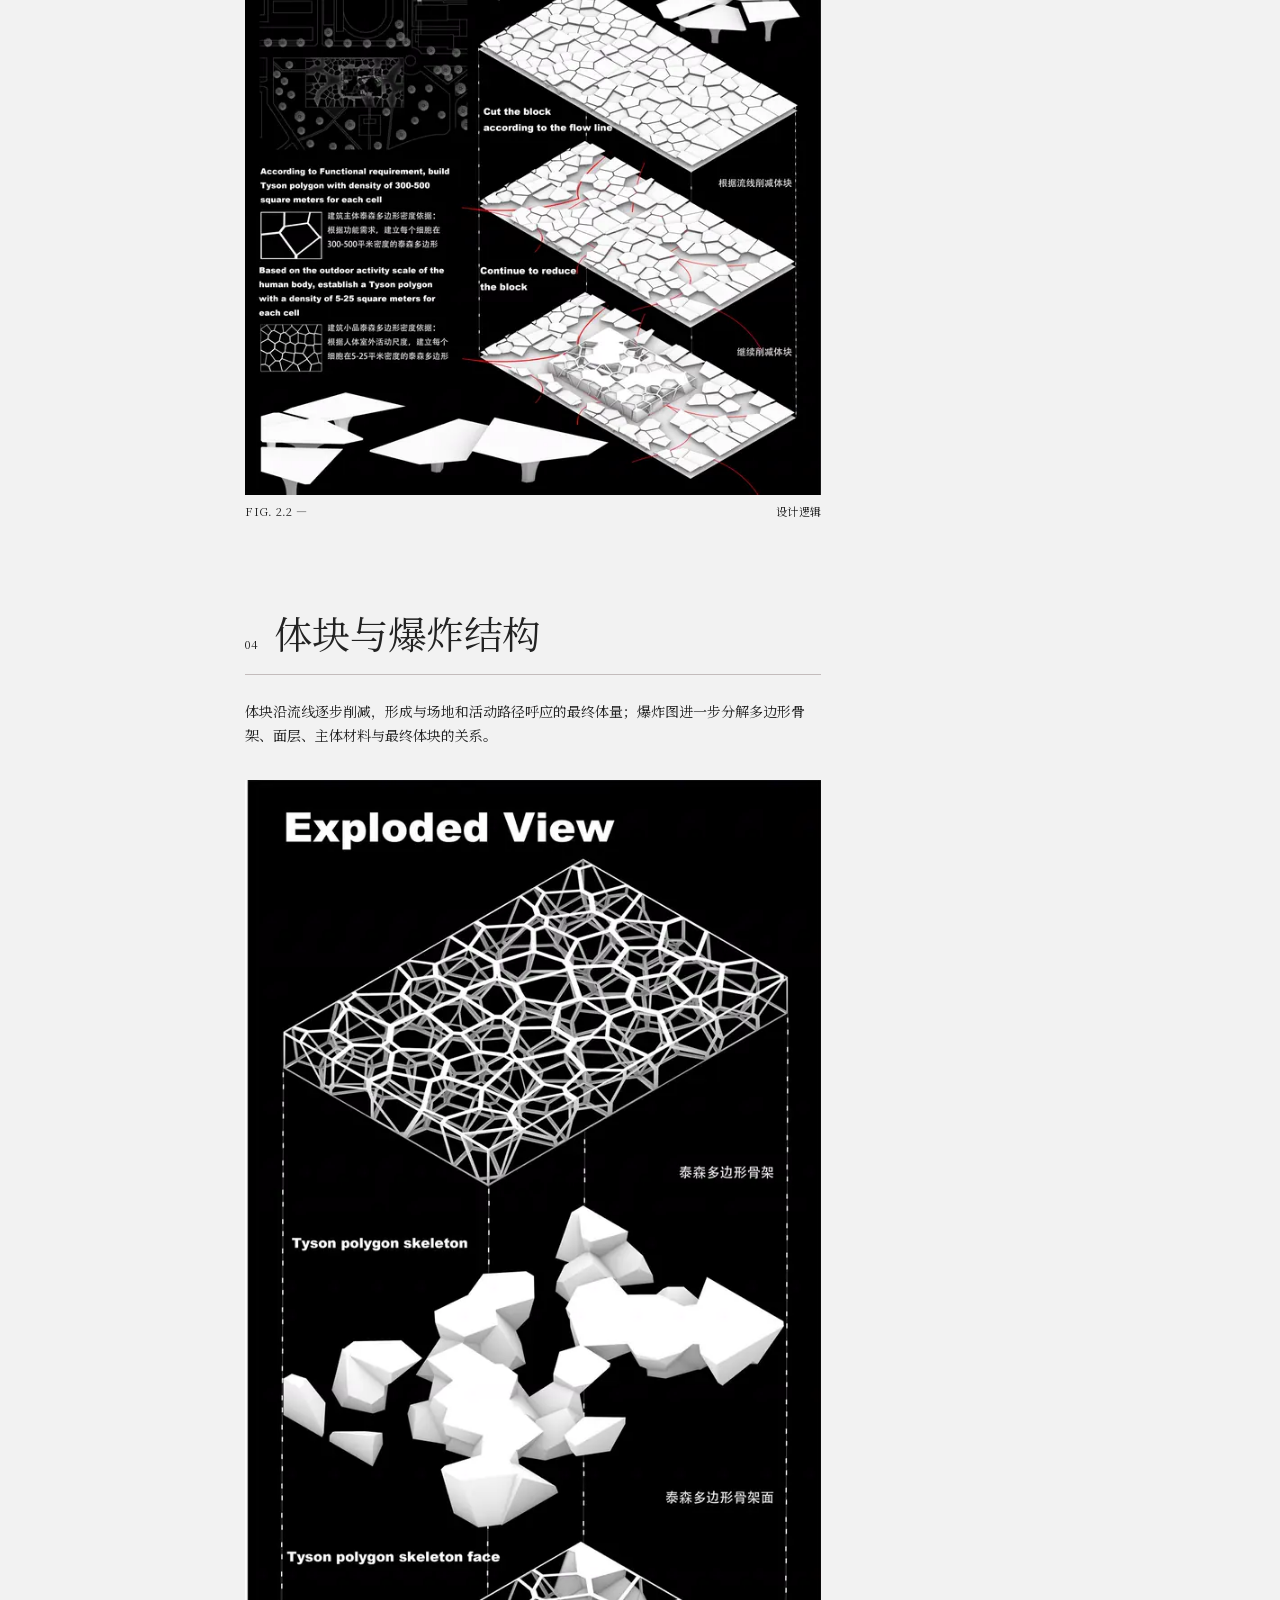
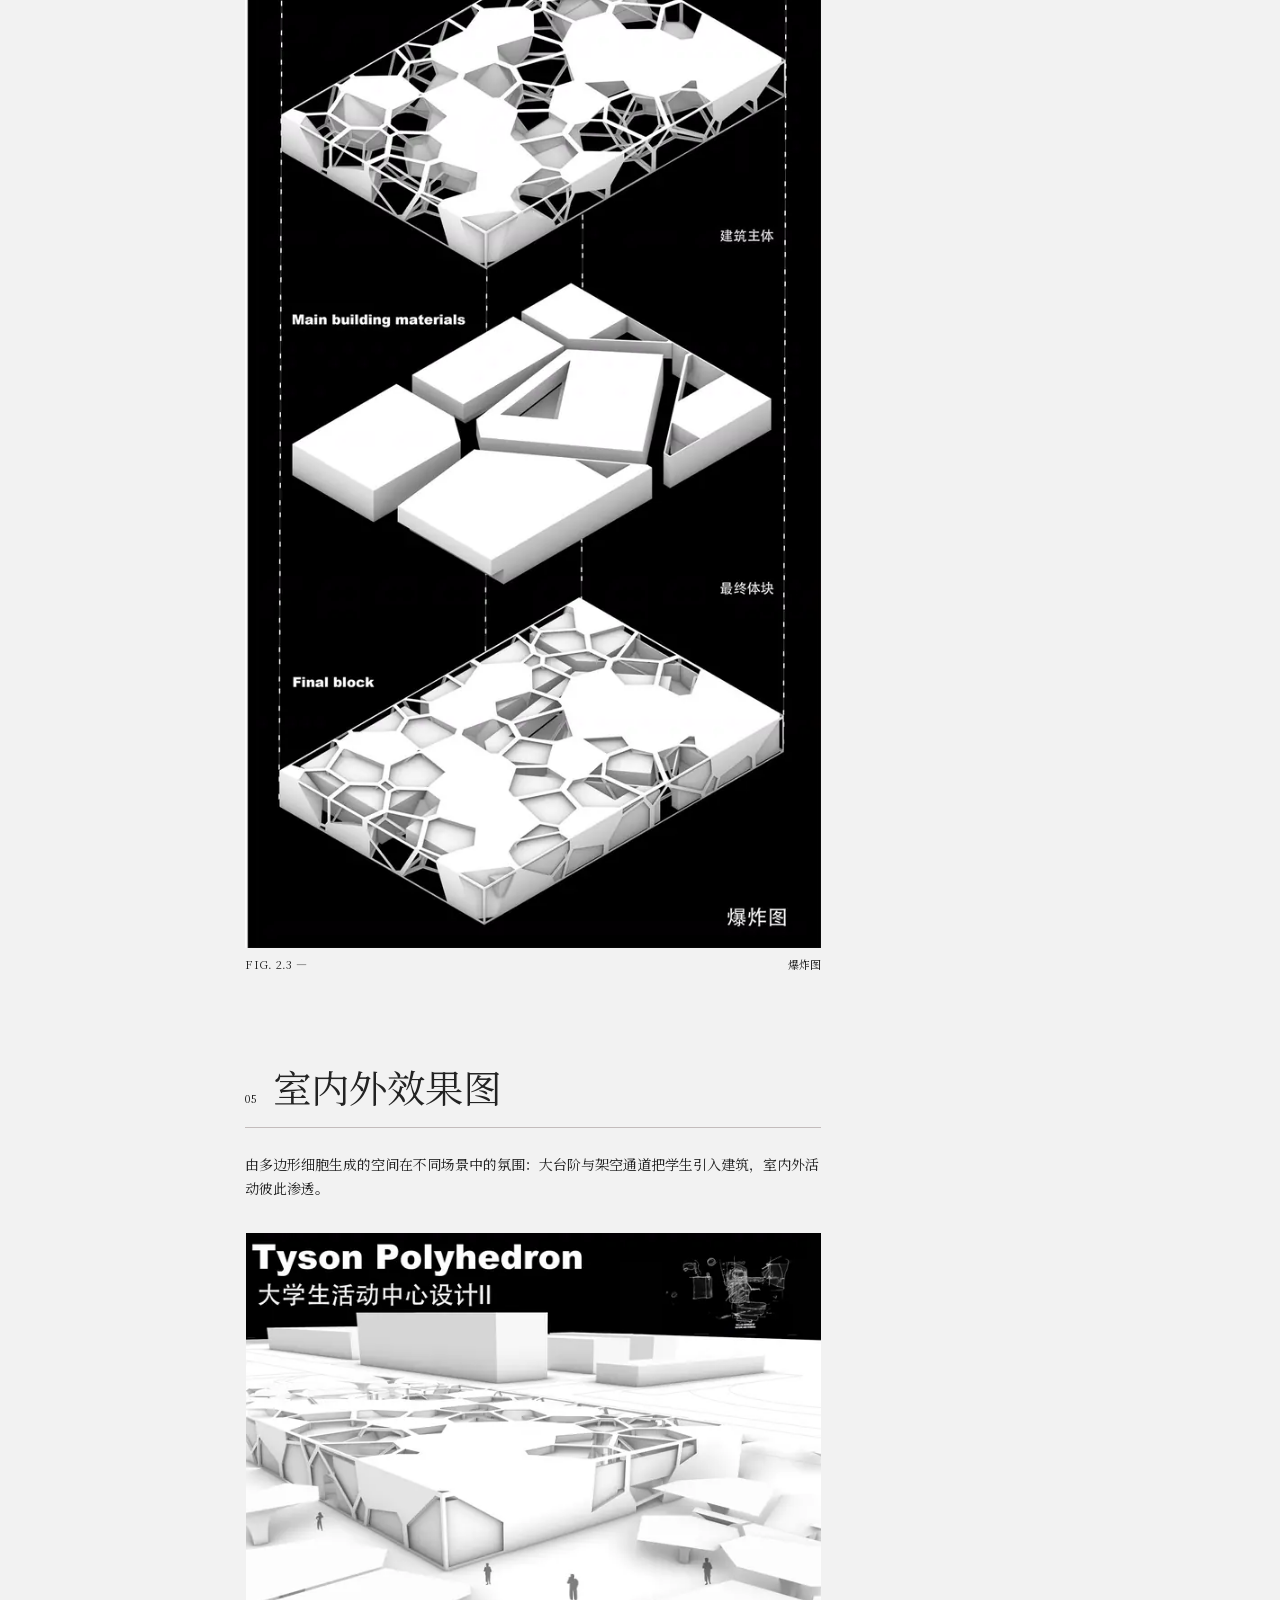
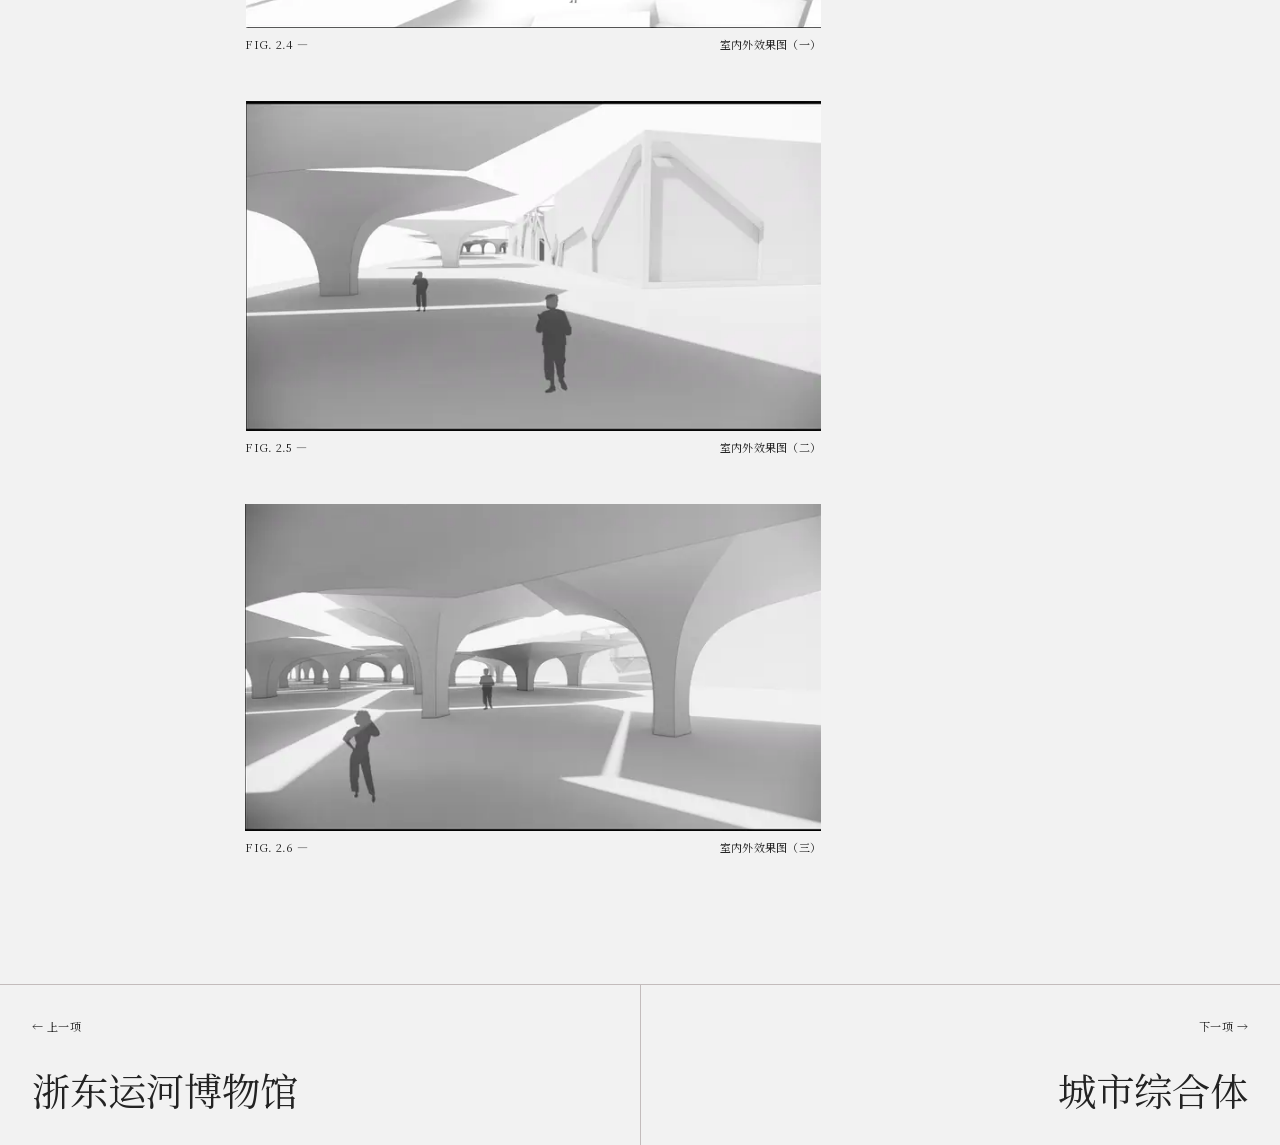
<file: project-02.html>
<!doctype html>
<html lang="zh-CN">
<head>
  <meta charset="utf-8">
  <meta name="viewport" content="width=device-width, initial-scale=1">
  <meta name="description" content="大学生活动中心：朱翰林的建筑设计项目，沿用旧站六张选图与五章导航。">
  <title>大学生活动中心 — TRACES OF LIN</title>
  <!-- GENERATED FROM index.html BY tools/sync-redesign-route.mjs; DO NOT EDIT -->
  <link rel="icon" href="./favicon.svg" type="image/svg+xml">
  <link rel="stylesheet" href="./assets/css/fonts.css">
  <link rel="stylesheet" href="./assets/css/site.css">
  <script src="./assets/js/site.js" defer></script>
</head>
<body id="top" class="standalone-page">
  <a class="skip-link" href="#main"><span class="zh">跳到正文</span><span class="en" lang="en">Skip to content</span></a>
  <header class="site-header">
    <a class="wordmark" href="./index.html">TRACES OF LIN</a>
    <p class="header-discipline"><span class="zh">建筑 × 数字 × 数据</span><span class="en" lang="en">Architecture × Digital × Data</span></p>
    <nav class="desktop-nav" aria-label="主导航">
      <a href="./index.html#works"><span class="zh">作品目录</span><span class="en" lang="en">Works</span></a>
      <a href="./index.html#digital"><span class="zh">数字作品</span><span class="en" lang="en">Digital</span></a>
      <a href="./index.html#contact"><span class="zh">联系</span><span class="en" lang="en">Contact</span></a>
    </nav>
    <button class="language-toggle" type="button" role="switch" aria-checked="false" aria-label="切换到英文"><span class="language-zh">中</span><span class="language-divider">/</span><span class="language-en">EN</span></button>
  </header>
  <main id="main">
<article class="project-article" data-project-article="02">
      <header class="project-header">
        <a class="project-close" href="./index.html#works" data-project-close aria-label="关闭项目并返回首页"><span aria-hidden="true">←</span><span class="zh">返回作品目录</span><span class="en" lang="en">Back to index</span></a>
        <p>PROJECT 02</p>
        <h1><span class="zh">大学生活动中心</span><span class="en" lang="en">Student Activity Centre</span></h1>
        <p class="project-subtitle"><span class="zh">泰森多边形与校园活动路径。</span><span class="en" lang="en">Voronoi cells shaped by campus movement.</span></p>
      </header>
      <div class="project-layout">
        <aside class="project-meta">
          <dl><div><dt>DESIGN</dt><dd>朱翰林 ZHU HANLIN</dd></div><div><dt>TYPE</dt><dd><span class="zh">公共建筑</span><span class="en" lang="en">Public</span></dd></div><div><dt>LOCATION</dt><dd><span class="zh">校园</span><span class="en" lang="en">Campus</span></dd></div><div><dt>STATUS</dt><dd><span class="zh">课程设计</span><span class="en" lang="en">Studio</span></dd></div></dl>
          <nav class="figure-nav" aria-label="6 张项目图片">
            <p>IMAGES / 6</p>
            <ol><li><button type="button" data-figure-target="1">01</button></li><li><button type="button" data-figure-target="2">02</button></li><li><button type="button" data-figure-target="3">03</button></li><li><button type="button" data-figure-target="4">04</button></li><li><button type="button" data-figure-target="5">05</button></li><li><button type="button" data-figure-target="6">06</button></li></ol>
          </nav>
        </aside>

        <div class="project-track">
          <section id="rendering" class="project-section" aria-labelledby="02-rendering-title">
            <div class="project-section-heading"><span>02</span><h2 id="02-rendering-title"><span class="zh">主效果图</span><span class="en" lang="en">MAIN RENDERING</span></h2></div>
            <p class="zh">由泰森多边形细胞生成的建筑主体在校园中展开，通透的界面让各类活动可见、可达。</p>
            <p class="en" lang="en">The main volume, generated from Voronoi cells, opens into the campus; transparent edges keep its activities visible and accessible.</p>
            <figure class="project-figure" data-figure="1" id="figure-01"><a class="image-button" href="./assets/images/activity-01-1600.webp" data-lightbox-src="./assets/images/activity-01-1600.webp" data-caption-zh="FIG. 2.1 — 主效果图" data-caption-en="FIG. 2.1 — MAIN RENDERING"><img src="./assets/images/activity-01-960.webp" srcset="./assets/images/activity-01-640.webp 640w, ./assets/images/activity-01-960.webp 960w, ./assets/images/activity-01-1600.webp 1600w" sizes="(max-width: 767px) calc(100vw - 32px), 44vw" width="1600" height="1782" style="aspect-ratio: 1600 / 1782" alt="大学生活动中心设计主效果图" fetchpriority="high"></a><figcaption>FIG. 2.1 — <span class="zh">主效果图</span><span class="en" lang="en">MAIN RENDERING</span></figcaption></figure>
          </section>

          <section id="design-logic" class="project-section" aria-labelledby="02-design-logic-title">
            <div class="project-section-heading"><span>03</span><h2 id="02-design-logic-title"><span class="zh">设计逻辑</span><span class="en" lang="en">DESIGN LOGIC</span></h2></div>
            <p class="zh">泰森多边形的密度依据：建筑主体根据功能需求，建立每个细胞在 300–500 ㎡ 密度的泰森多边形；建筑小品则根据人体室外活动尺度，建立每个细胞在 5–25 ㎡ 密度的泰森多边形。</p>
            <p class="en" lang="en">Density rules of the Tyson polygon: for the main volume, cells are sized by function at 300–500 m²; for outdoor pieces, cells follow the scale of human outdoor activity at 5–25 m².</p>
            <figure class="project-figure" data-figure="2" id="figure-02"><a class="image-button" href="./assets/images/activity-02-1600.webp" data-lightbox-src="./assets/images/activity-02-1600.webp" data-caption-zh="FIG. 2.2 — 设计逻辑" data-caption-en="FIG. 2.2 — DESIGN LOGIC"><img src="./assets/images/activity-02-960.webp" srcset="./assets/images/activity-02-640.webp 640w, ./assets/images/activity-02-960.webp 960w, ./assets/images/activity-02-1600.webp 1600w" sizes="(max-width: 767px) calc(100vw - 32px), 44vw" width="1600" height="1536" style="aspect-ratio: 1600 / 1536" alt="设计逻辑图" loading="lazy" decoding="async"></a><figcaption>FIG. 2.2 — <span class="zh">设计逻辑</span><span class="en" lang="en">DESIGN LOGIC</span></figcaption></figure>
          </section>

          <section id="massing" class="project-section" aria-labelledby="02-massing-title">
            <div class="project-section-heading"><span>04</span><h2 id="02-massing-title"><span class="zh">体块与爆炸结构</span><span class="en" lang="en">Massing &amp; Exploded Structure</span></h2></div>
            <p class="zh">体块沿流线逐步削减，形成与场地和活动路径呼应的最终体量；爆炸图进一步分解多边形骨架、面层、主体材料与最终体块的关系。</p>
            <p class="en" lang="en">The mass is cut back along movement lines to answer the site and its activity paths. The exploded view then separates the polygonal skeleton, surfaces, primary building materials and final volume.</p>
            <figure class="project-figure" data-figure="3" id="figure-03"><a class="image-button" href="./assets/images/activity-03-977.webp" data-lightbox-src="./assets/images/activity-03-977.webp" data-caption-zh="FIG. 2.3 — 爆炸图" data-caption-en="FIG. 2.3 — Exploded View"><img src="./assets/images/activity-03-960.webp" srcset="./assets/images/activity-03-640.webp 640w, ./assets/images/activity-03-960.webp 960w, ./assets/images/activity-03-977.webp 977w" sizes="(max-width: 767px) calc(100vw - 32px), 44vw" width="977" height="3000" style="aspect-ratio: 977 / 3000" alt="大学生活动中心爆炸图：多边形骨架、面层、主体材料与最终体块" loading="lazy" decoding="async"></a><figcaption>FIG. 2.3 — <span class="zh">爆炸图</span><span class="en" lang="en">Exploded View</span></figcaption></figure>
          </section>

          <section id="renderings" class="project-section" aria-labelledby="02-renderings-title">
            <div class="project-section-heading"><span>05</span><h2 id="02-renderings-title"><span class="zh">室内外效果图</span><span class="en" lang="en">INDOOR &amp; OUTDOOR RENDERINGS</span></h2></div>
            <p class="zh">由多边形细胞生成的空间在不同场景中的氛围：大台阶与架空通道把学生引入建筑，室内外活动彼此渗透。</p>
            <p class="en" lang="en">Spaces generated from polygonal cells in different scenes: wide steps and the elevated passage draw students in, letting indoor and outdoor life interpenetrate.</p>
            <figure class="project-figure" data-figure="4" id="figure-04"><a class="image-button" href="./assets/images/activity-04-1600.webp" data-lightbox-src="./assets/images/activity-04-1600.webp" data-caption-zh="FIG. 2.4 — 室内外效果图（一）" data-caption-en="FIG. 2.4 — INDOOR &amp; OUTDOOR RENDERINGS I"><img src="./assets/images/activity-04-960.webp" srcset="./assets/images/activity-04-640.webp 640w, ./assets/images/activity-04-960.webp 960w, ./assets/images/activity-04-1600.webp 1600w" sizes="(max-width: 767px) calc(100vw - 32px), 44vw" width="1600" height="1098" style="aspect-ratio: 1600 / 1098" alt="室内外效果图一" loading="lazy" decoding="async"></a><figcaption>FIG. 2.4 — <span class="zh">室内外效果图（一）</span><span class="en" lang="en">INDOOR &amp; OUTDOOR RENDERINGS I</span></figcaption></figure>
            <figure class="project-figure" data-figure="5" id="figure-05"><a class="image-button" href="./assets/images/activity-05-1600.webp" data-lightbox-src="./assets/images/activity-05-1600.webp" data-caption-zh="FIG. 2.5 — 室内外效果图（二）" data-caption-en="FIG. 2.5 — INDOOR &amp; OUTDOOR RENDERINGS II"><img src="./assets/images/activity-05-960.webp" srcset="./assets/images/activity-05-640.webp 640w, ./assets/images/activity-05-960.webp 960w, ./assets/images/activity-05-1600.webp 1600w" sizes="(max-width: 767px) calc(100vw - 32px), 44vw" width="1600" height="918" style="aspect-ratio: 1600 / 918" alt="室内外效果图二" loading="lazy" decoding="async"></a><figcaption>FIG. 2.5 — <span class="zh">室内外效果图（二）</span><span class="en" lang="en">INDOOR &amp; OUTDOOR RENDERINGS II</span></figcaption></figure>
            <figure class="project-figure" data-figure="6" id="figure-06"><a class="image-button" href="./assets/images/activity-06-1600.webp" data-lightbox-src="./assets/images/activity-06-1600.webp" data-caption-zh="FIG. 2.6 — 室内外效果图（三）" data-caption-en="FIG. 2.6 — INDOOR &amp; OUTDOOR RENDERINGS III"><img src="./assets/images/activity-06-960.webp" srcset="./assets/images/activity-06-640.webp 640w, ./assets/images/activity-06-960.webp 960w, ./assets/images/activity-06-1600.webp 1600w" sizes="(max-width: 767px) calc(100vw - 32px), 44vw" width="1600" height="910" style="aspect-ratio: 1600 / 910" alt="室内外效果图三" loading="lazy" decoding="async"></a><figcaption>FIG. 2.6 — <span class="zh">室内外效果图（三）</span><span class="en" lang="en">INDOOR &amp; OUTDOOR RENDERINGS III</span></figcaption></figure>
          </section>
        </div>

        <aside class="project-info">
          <section id="abstract" class="project-section project-abstract" aria-labelledby="02-abstract-title">
            <div class="project-section-heading"><span>01</span><h2 id="02-abstract-title"><span class="zh">设计说明</span><span class="en" lang="en">Design statement</span></h2></div>
            <p class="zh">活动中心的生成逻辑取自泰森多边形：建筑主体依据功能需求形成 300–500 ㎡ 的细胞，建筑小品依据人体室外活动尺度形成约 5–25 ㎡ 的细胞。在此基础上沿流线逐步削减体块，使多边形的秩序与校园活动的路径相互塑造。</p><p class="en" lang="en">The centre is generated from Tyson (Voronoi) polygons: cells of the main volume are sized by function at 300–500 m² each, while outdoor pieces follow the scale of human activity at about 5–25 m² per cell. The mass is then cut back along flow lines, so that polygonal order and campus movement shape one another.</p>
          </section>
          <nav class="chapter-nav" aria-label="项目5章目录">
            <p>CONTENTS / 5</p>
            <ol>
              <li><a href="./project-02.html#abstract" data-chapter="abstract"><span>01</span><span class="zh">设计说明</span><span class="en" lang="en">Statement</span></a></li>
              <li><a href="./project-02.html#rendering" data-chapter="rendering"><span>02</span><span class="zh">主效果图</span><span class="en" lang="en">MAIN RENDERING</span></a></li>
              <li><a href="./project-02.html#design-logic" data-chapter="design-logic"><span>03</span><span class="zh">设计逻辑</span><span class="en" lang="en">DESIGN LOGIC</span></a></li>
              <li><a href="./project-02.html#massing" data-chapter="massing"><span>04</span><span class="zh">体块与爆炸结构</span><span class="en" lang="en">Massing &amp; Exploded Structure</span></a></li>
              <li><a href="./project-02.html#renderings" data-chapter="renderings"><span>05</span><span class="zh">室内外效果图</span><span class="en" lang="en">INDOOR &amp; OUTDOOR RENDERINGS</span></a></li>
            </ol>
          </nav>
          <div class="project-jump"><button type="button" data-figure-step="-1"><span class="zh">上一张</span><span class="en" lang="en">Previous</span></button><button type="button" data-figure-step="1"><span class="zh">下一张图</span><span class="en" lang="en">Next image</span></button></div>
        </aside>
      </div>
      <nav class="project-pager" aria-label="上一项与下一项作品"><a class="project-link project-pager-link" href="./project-01.html" data-project="01"><span class="project-pager-label">← <span class="zh">上一项</span><span class="en" lang="en">Previous</span></span><strong><span class="zh">浙东运河博物馆</span><span class="en" lang="en">Grand Canal Museum</span></strong></a><a class="project-link project-pager-link" href="./project-03.html" data-project="03"><span class="project-pager-label"><span class="zh">下一项</span><span class="en" lang="en">Next</span> →</span><strong><span class="zh">城市综合体</span><span class="en" lang="en">Urban Complex</span></strong></a></nav>
      <nav class="mobile-project-bar" aria-label="项目图片操作"><button type="button" data-figure-step="-1"><span class="zh">上一张</span><span class="en" lang="en">Previous</span></button><a class="project-close" href="./index.html#works" data-project-close><span class="zh">目录</span><span class="en" lang="en">Index</span></a><button type="button" data-figure-step="1"><span class="zh">下一张</span><span class="en" lang="en">Next</span></button></nav>
    </article>
  </main>
  <dialog class="lightbox" id="lightbox" aria-labelledby="lightbox-caption">
    <div class="lightbox-toolbar"><p id="lightbox-caption"></p><button type="button" class="lightbox-close" aria-label="关闭图片"><span class="zh">关闭</span><span class="en" lang="en">Close</span> ×</button></div>
    <div class="lightbox-stage"><img id="lightbox-image" src="[data-uri]" alt=""></div>
  </dialog>
</body>
</html>
</file>
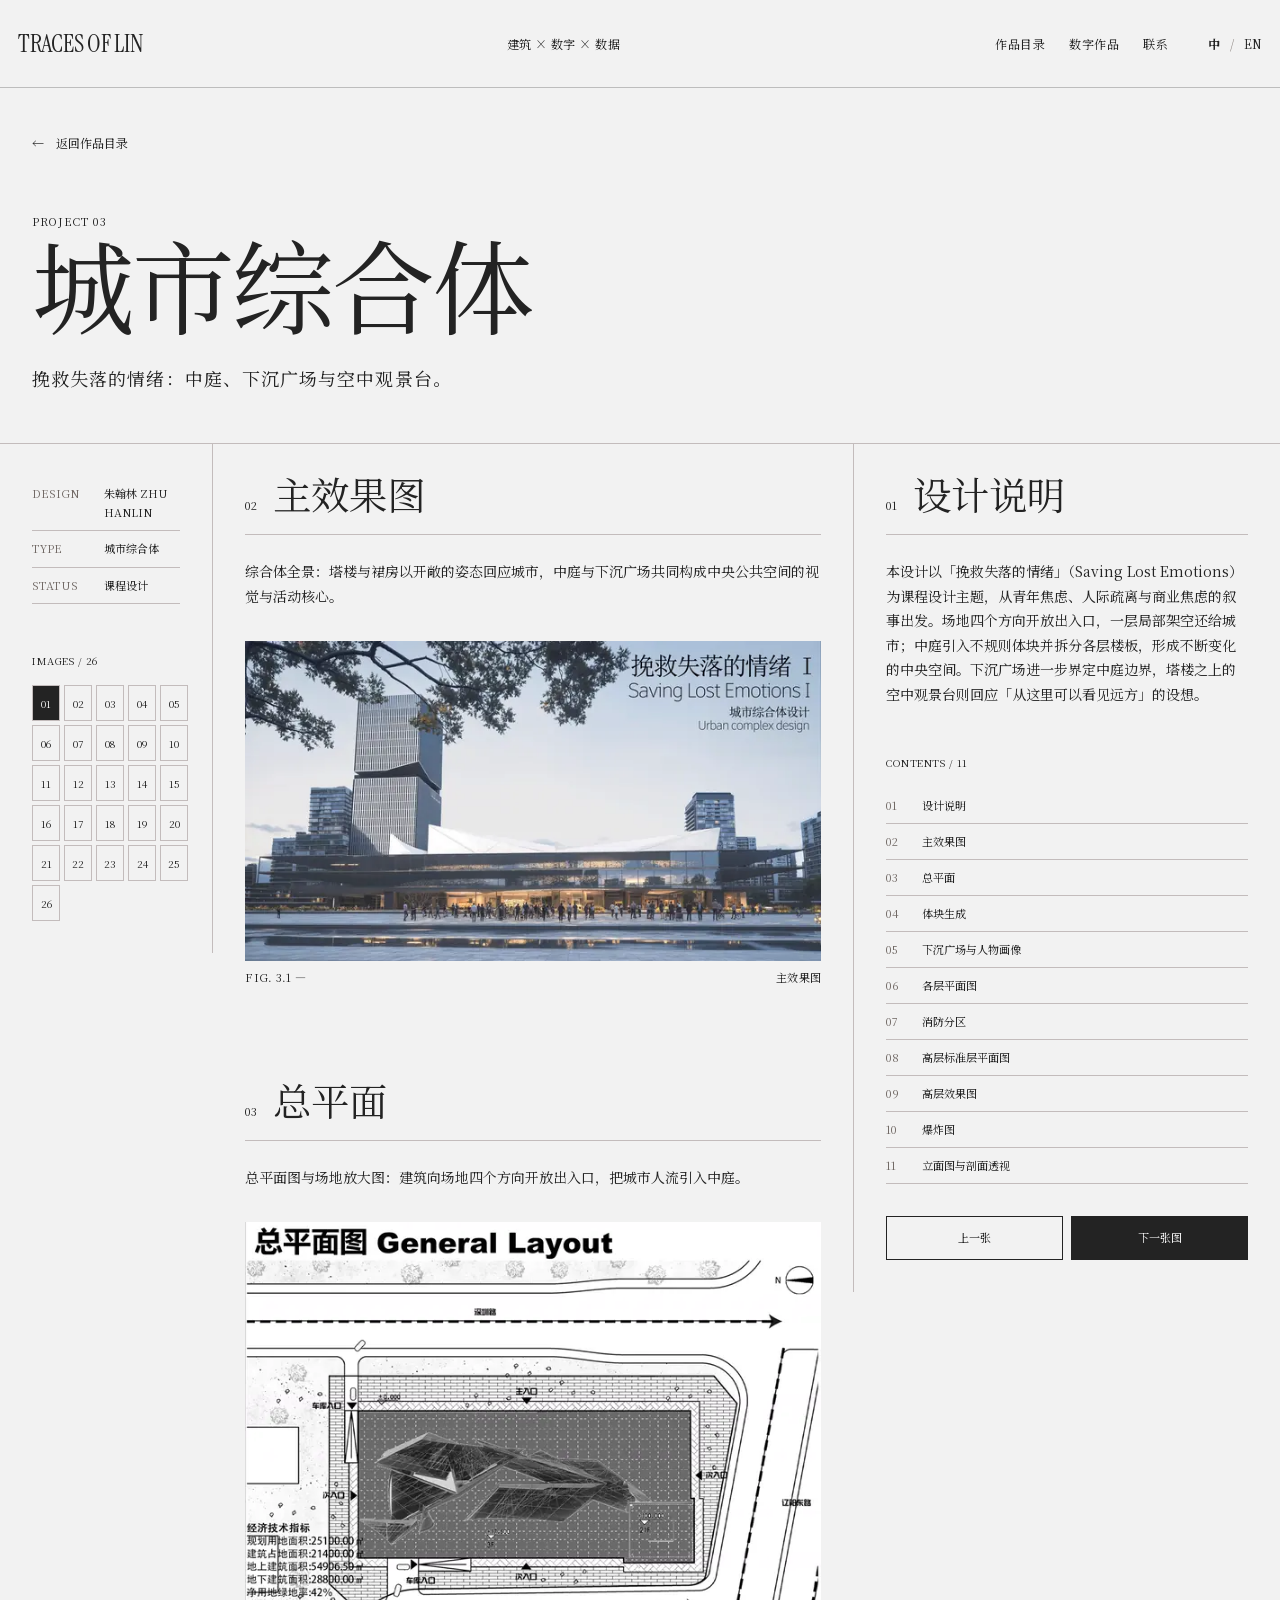
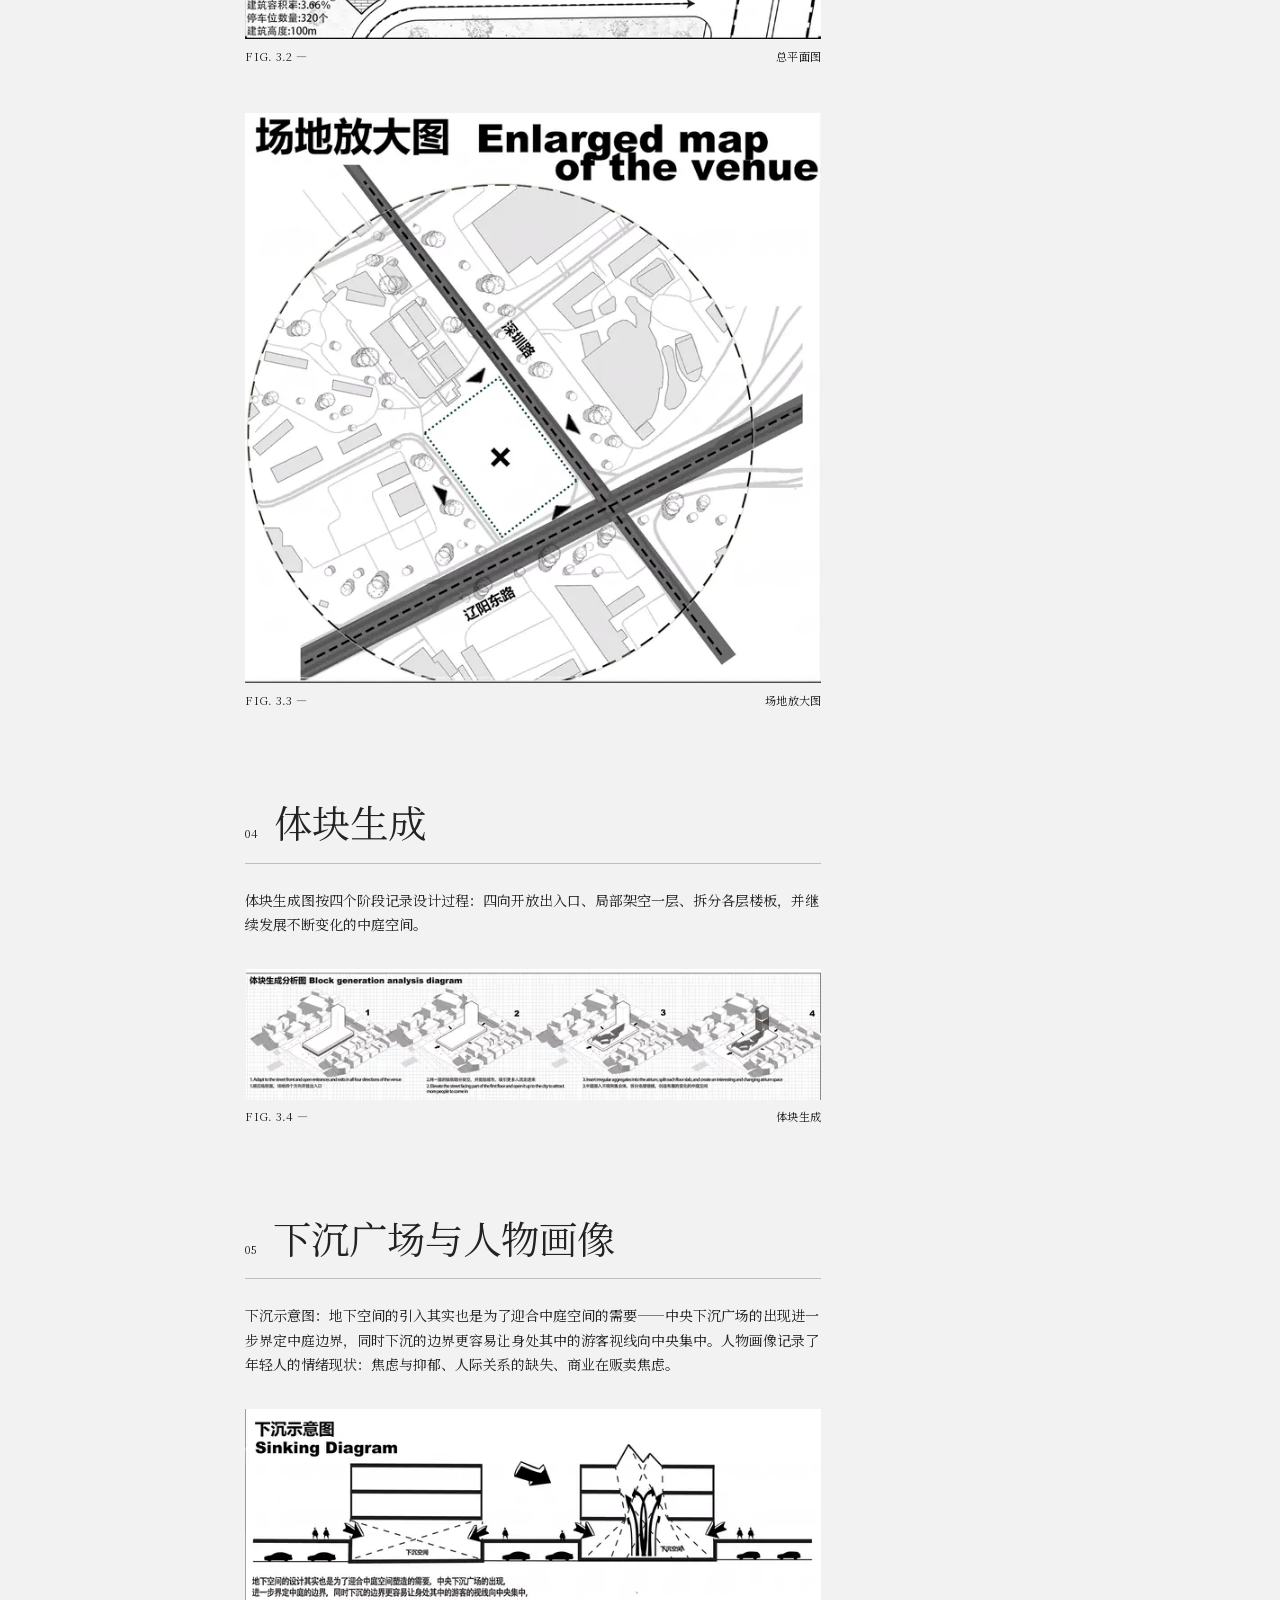
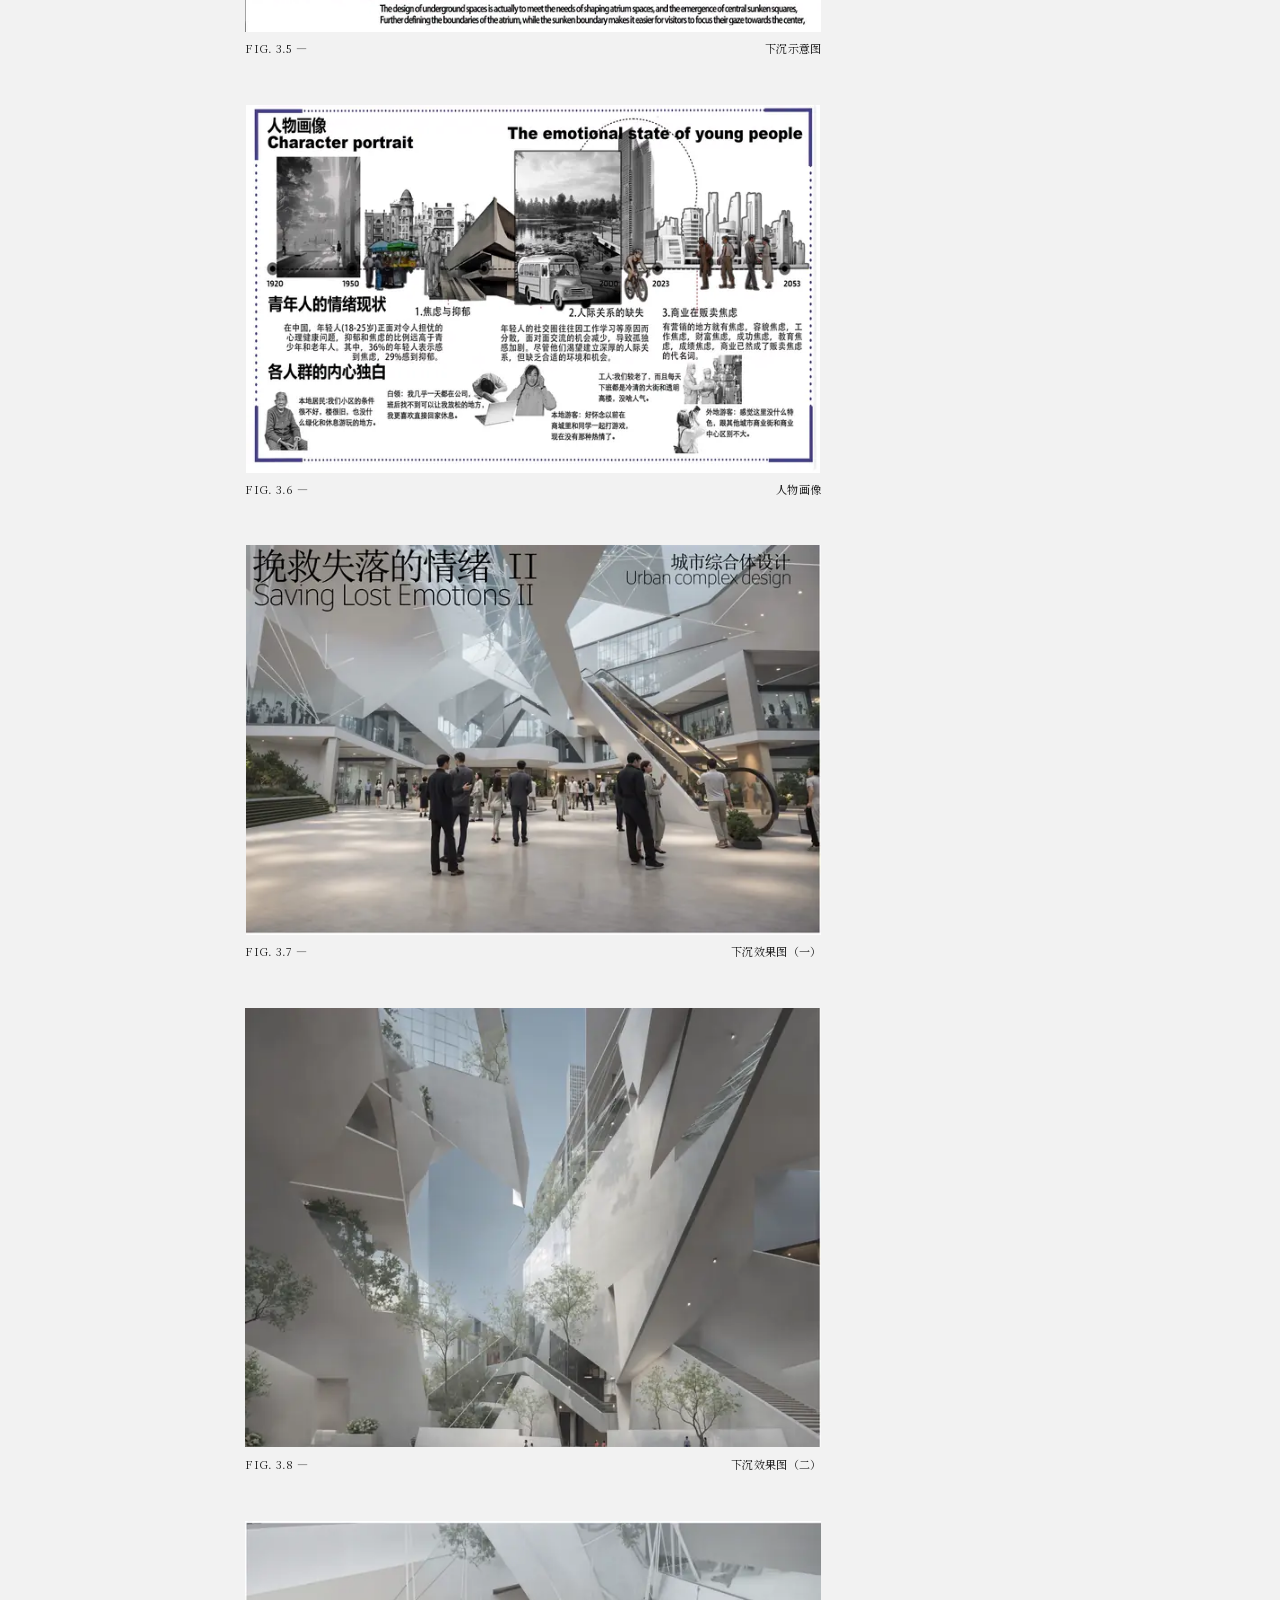
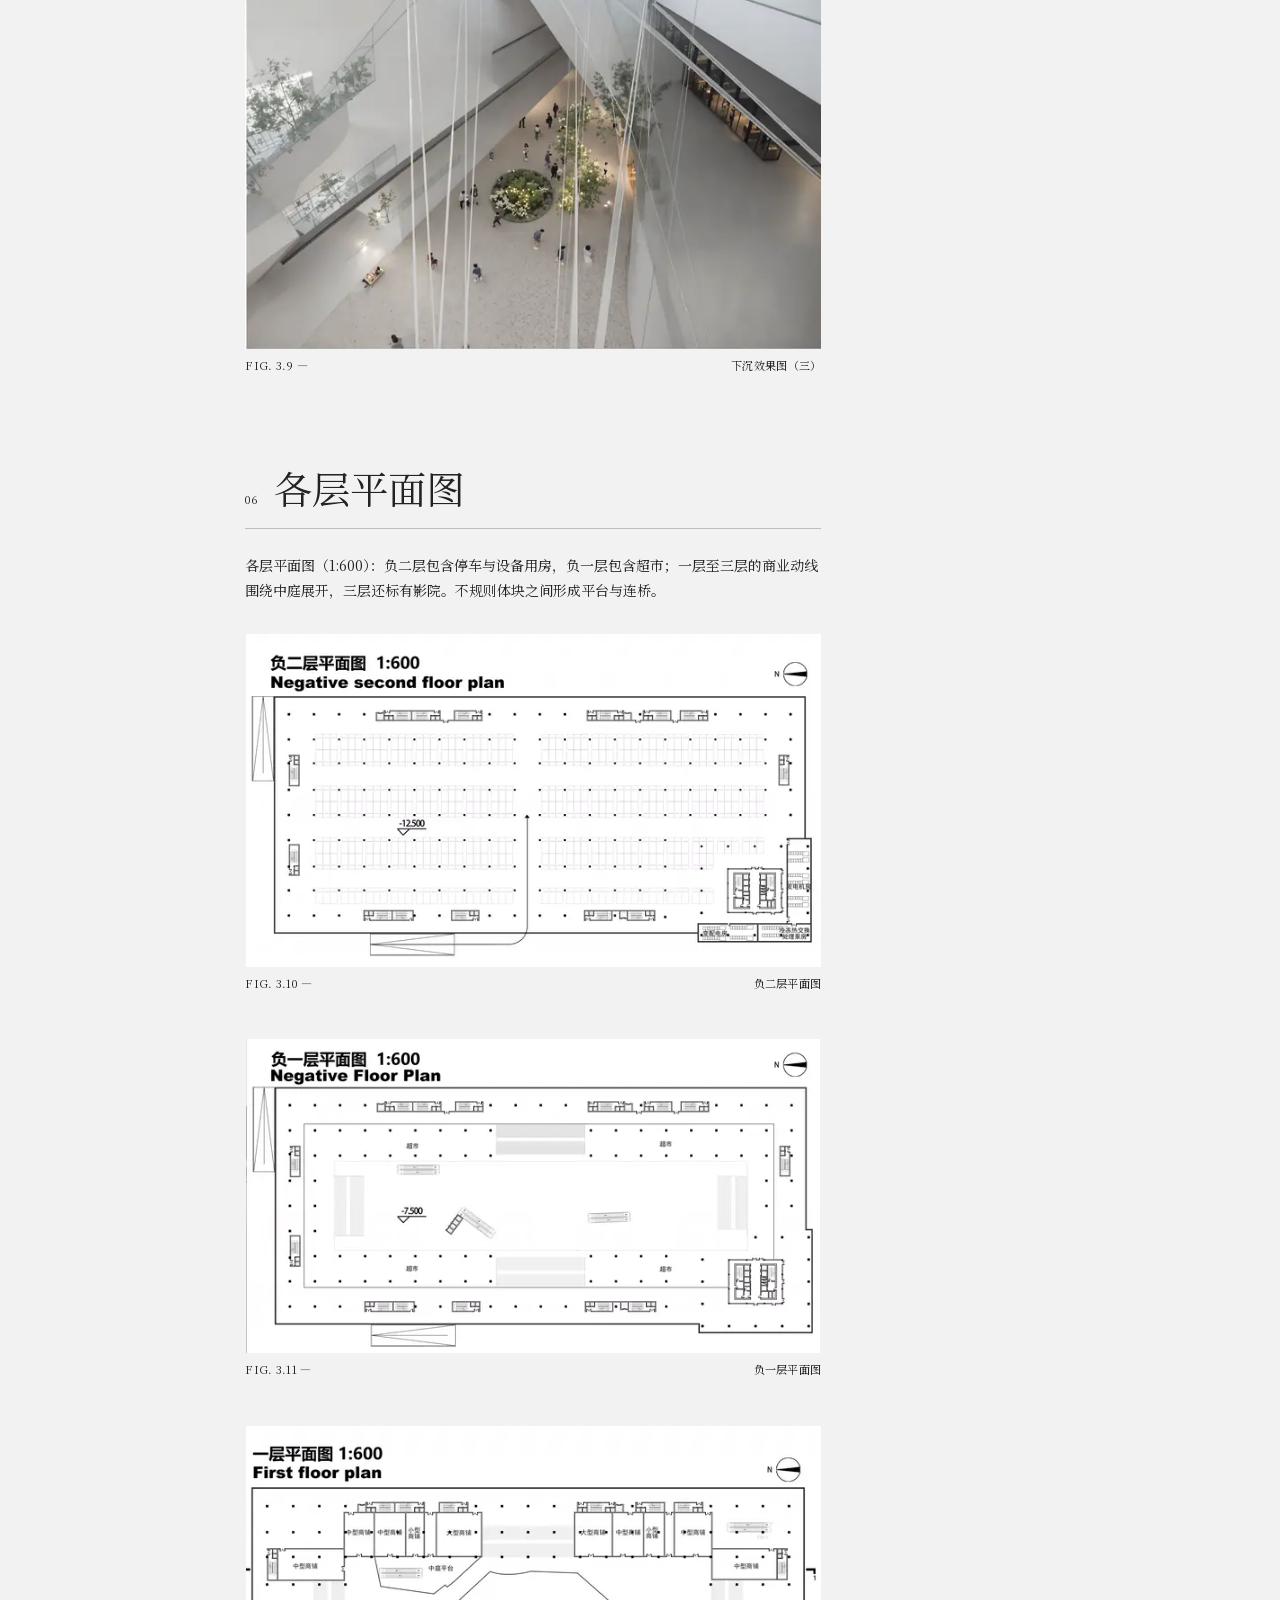
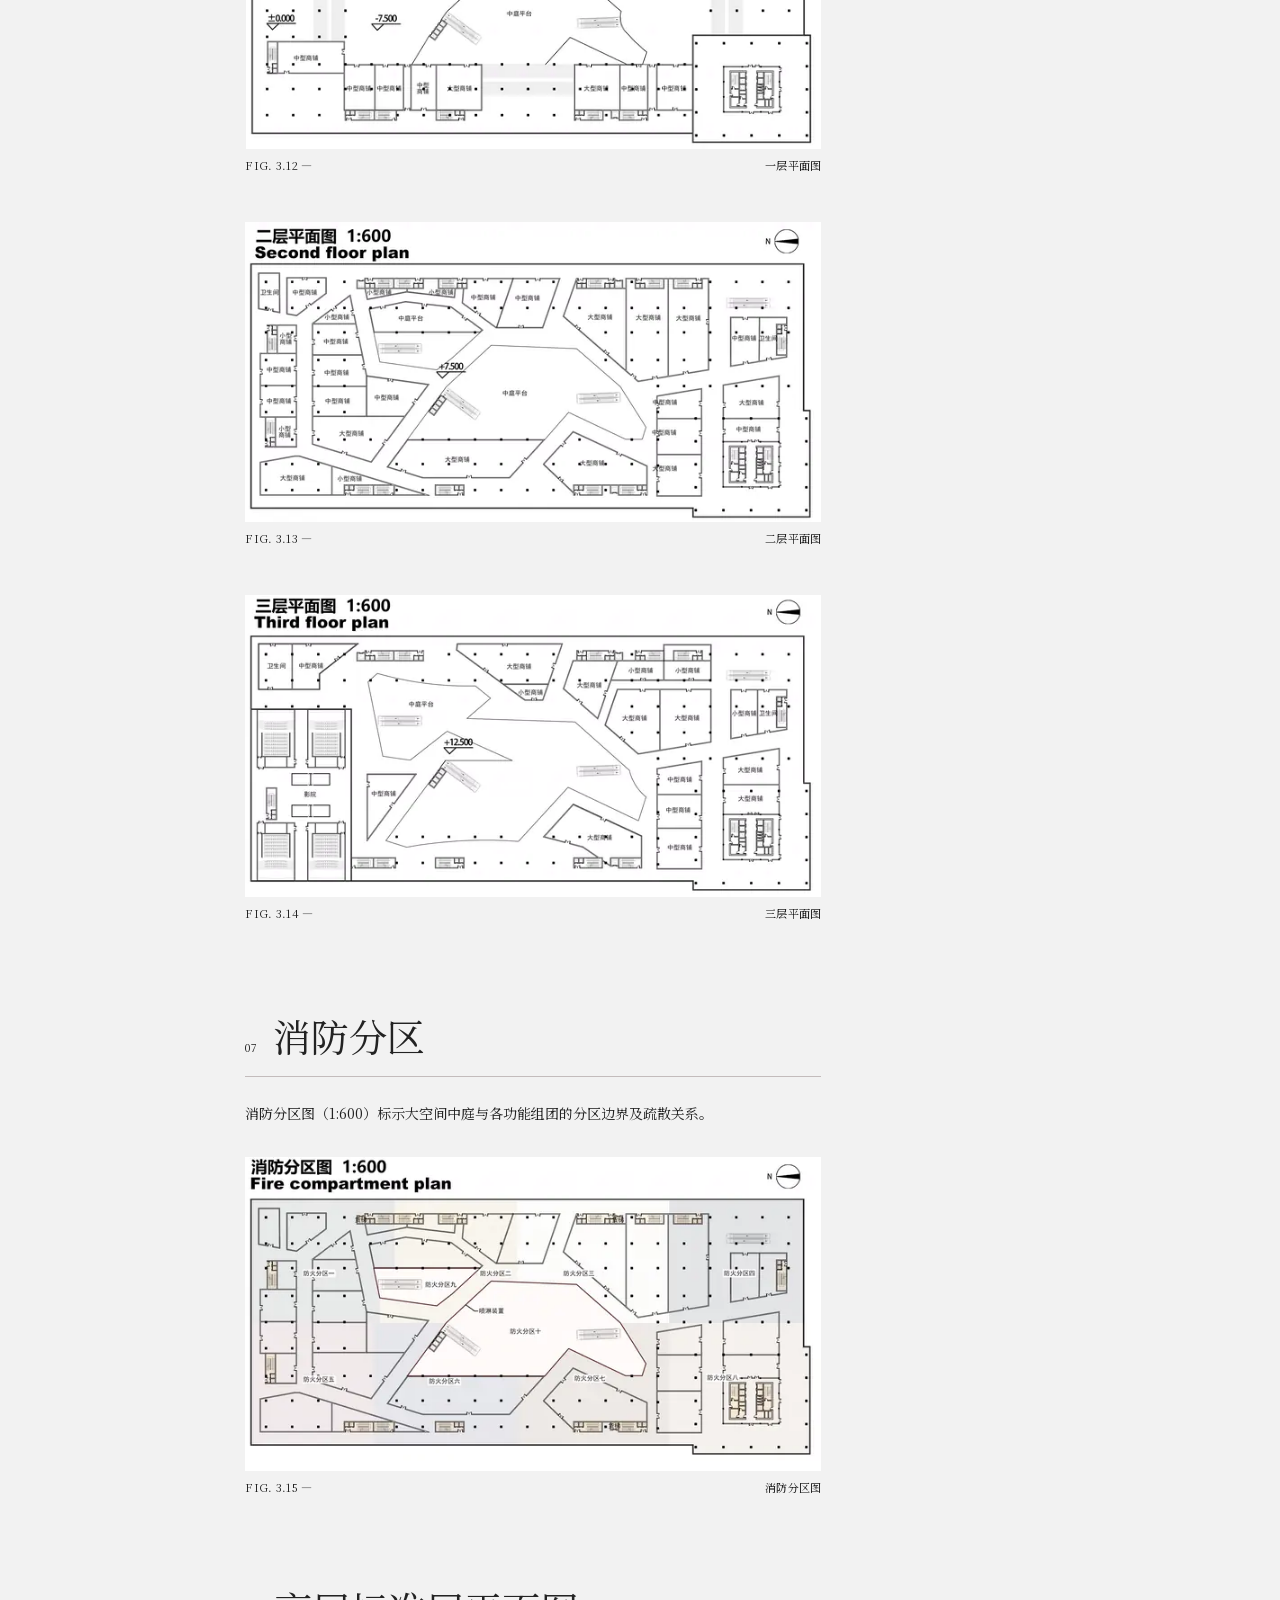
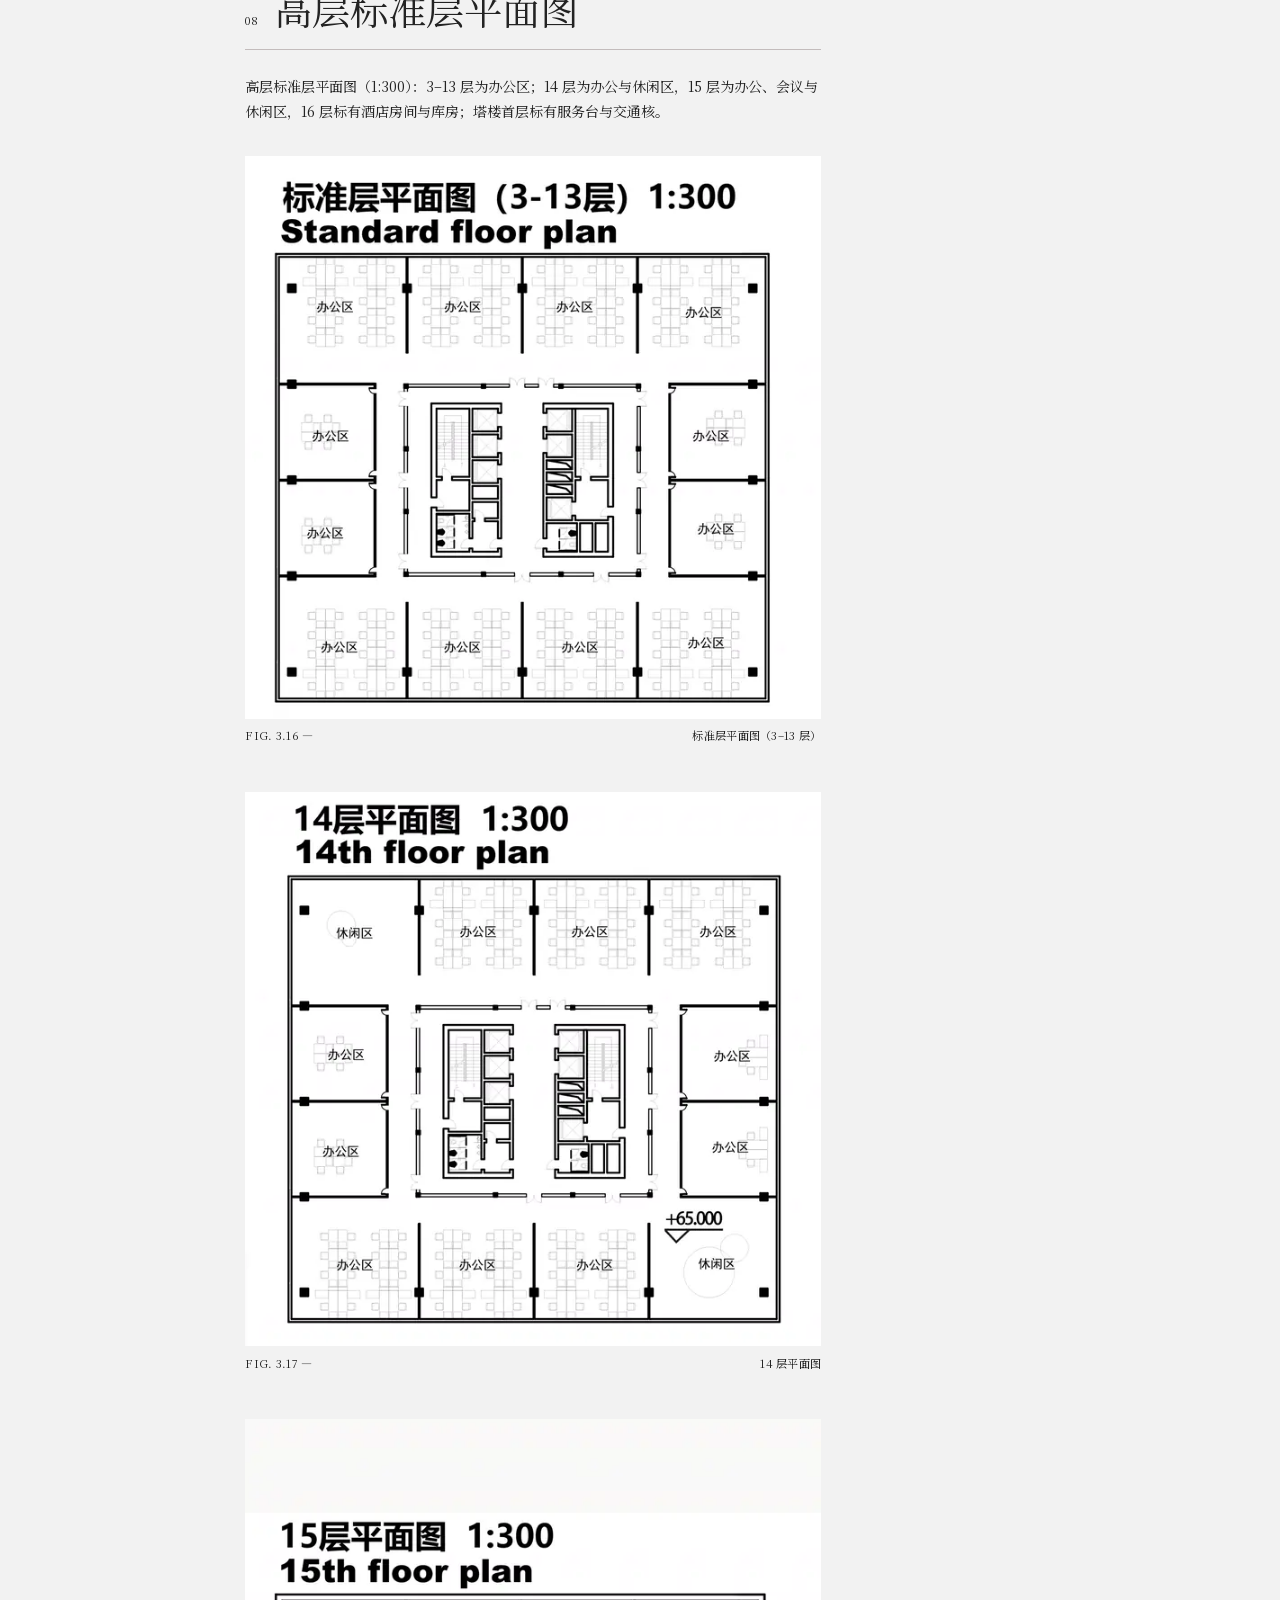
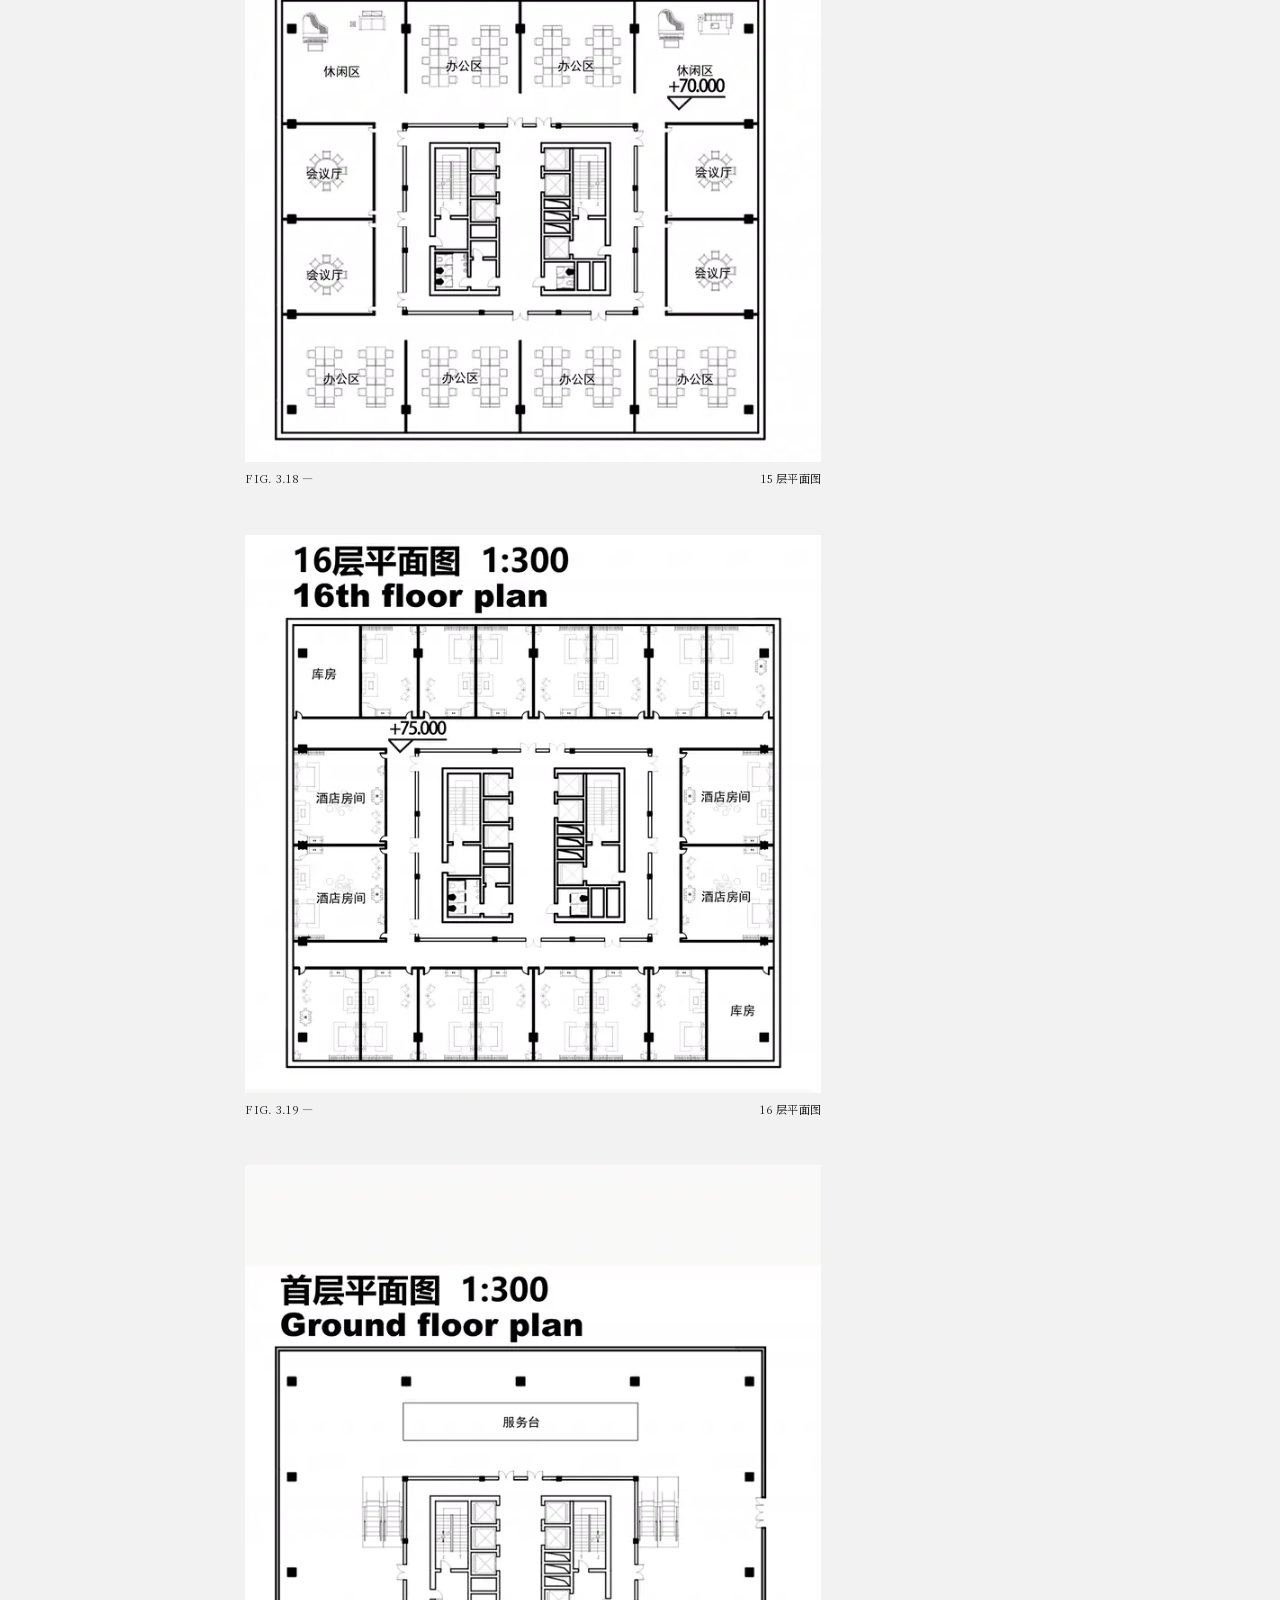
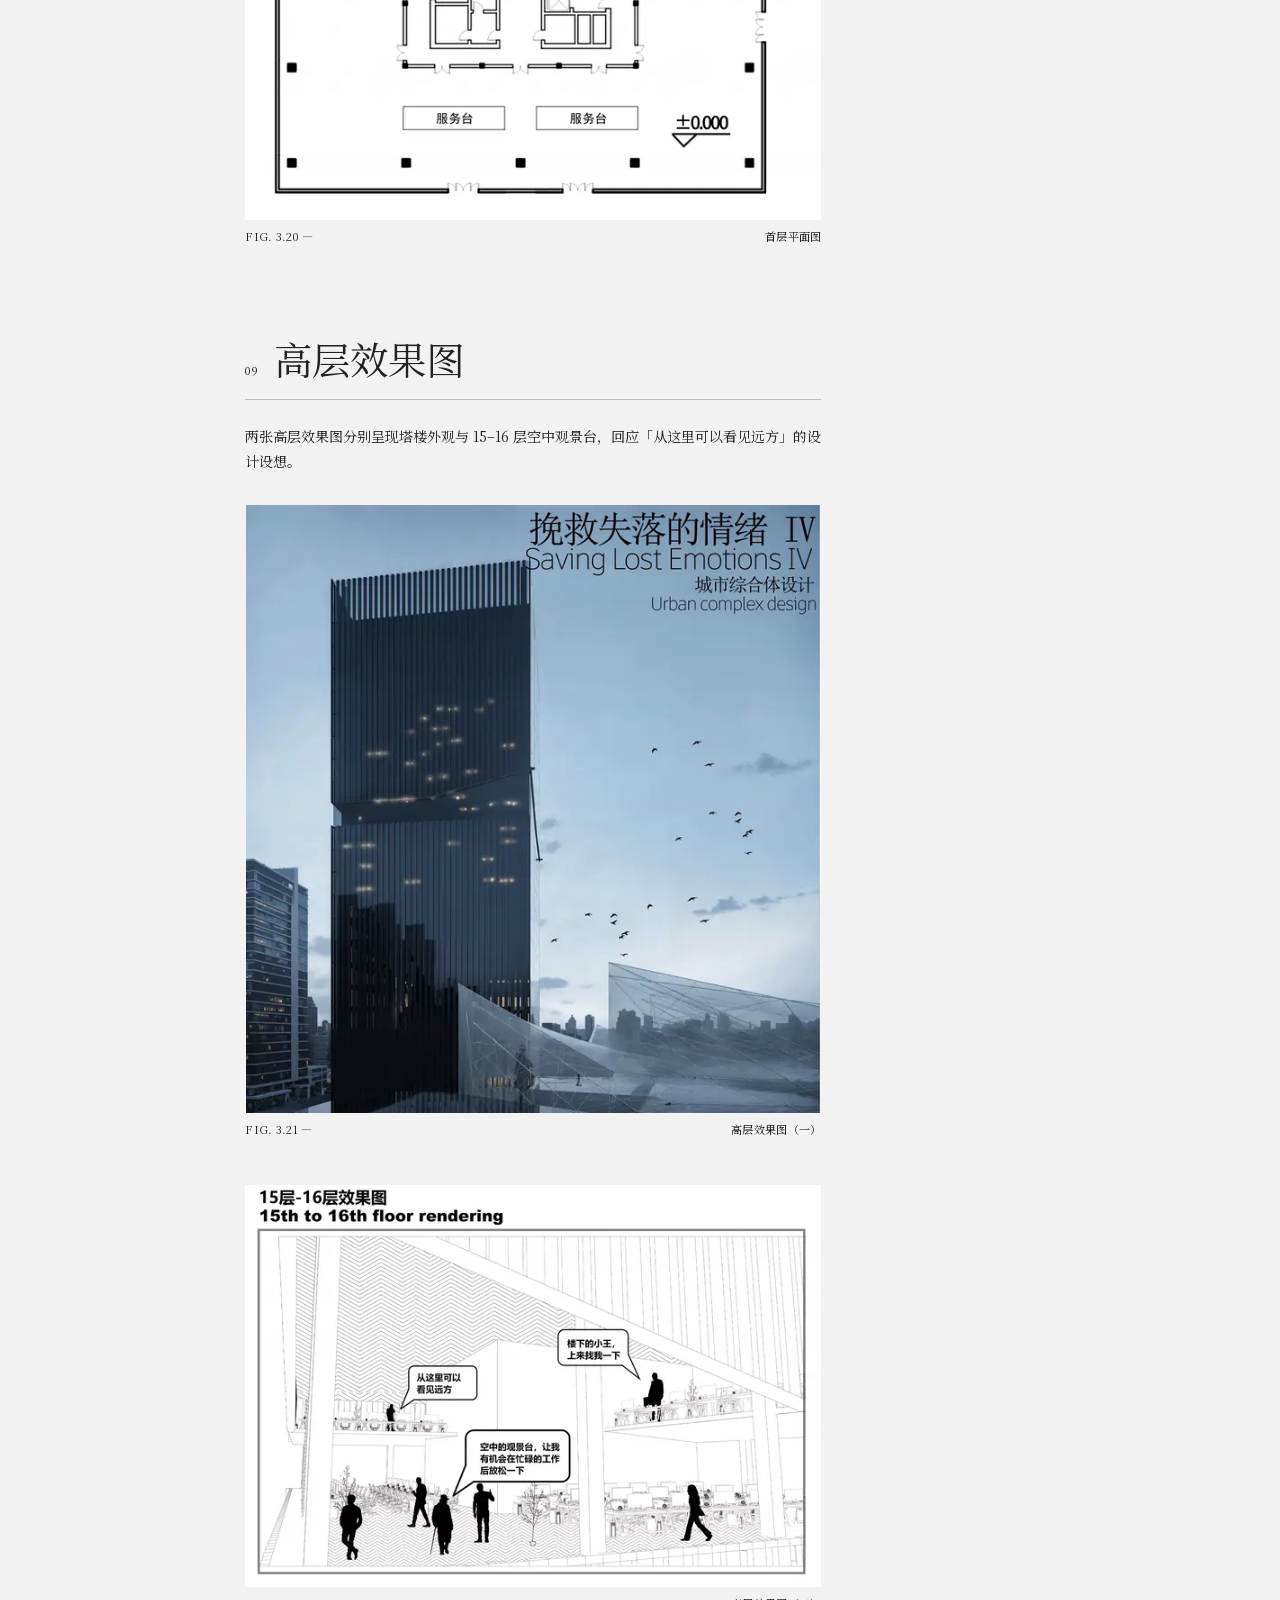
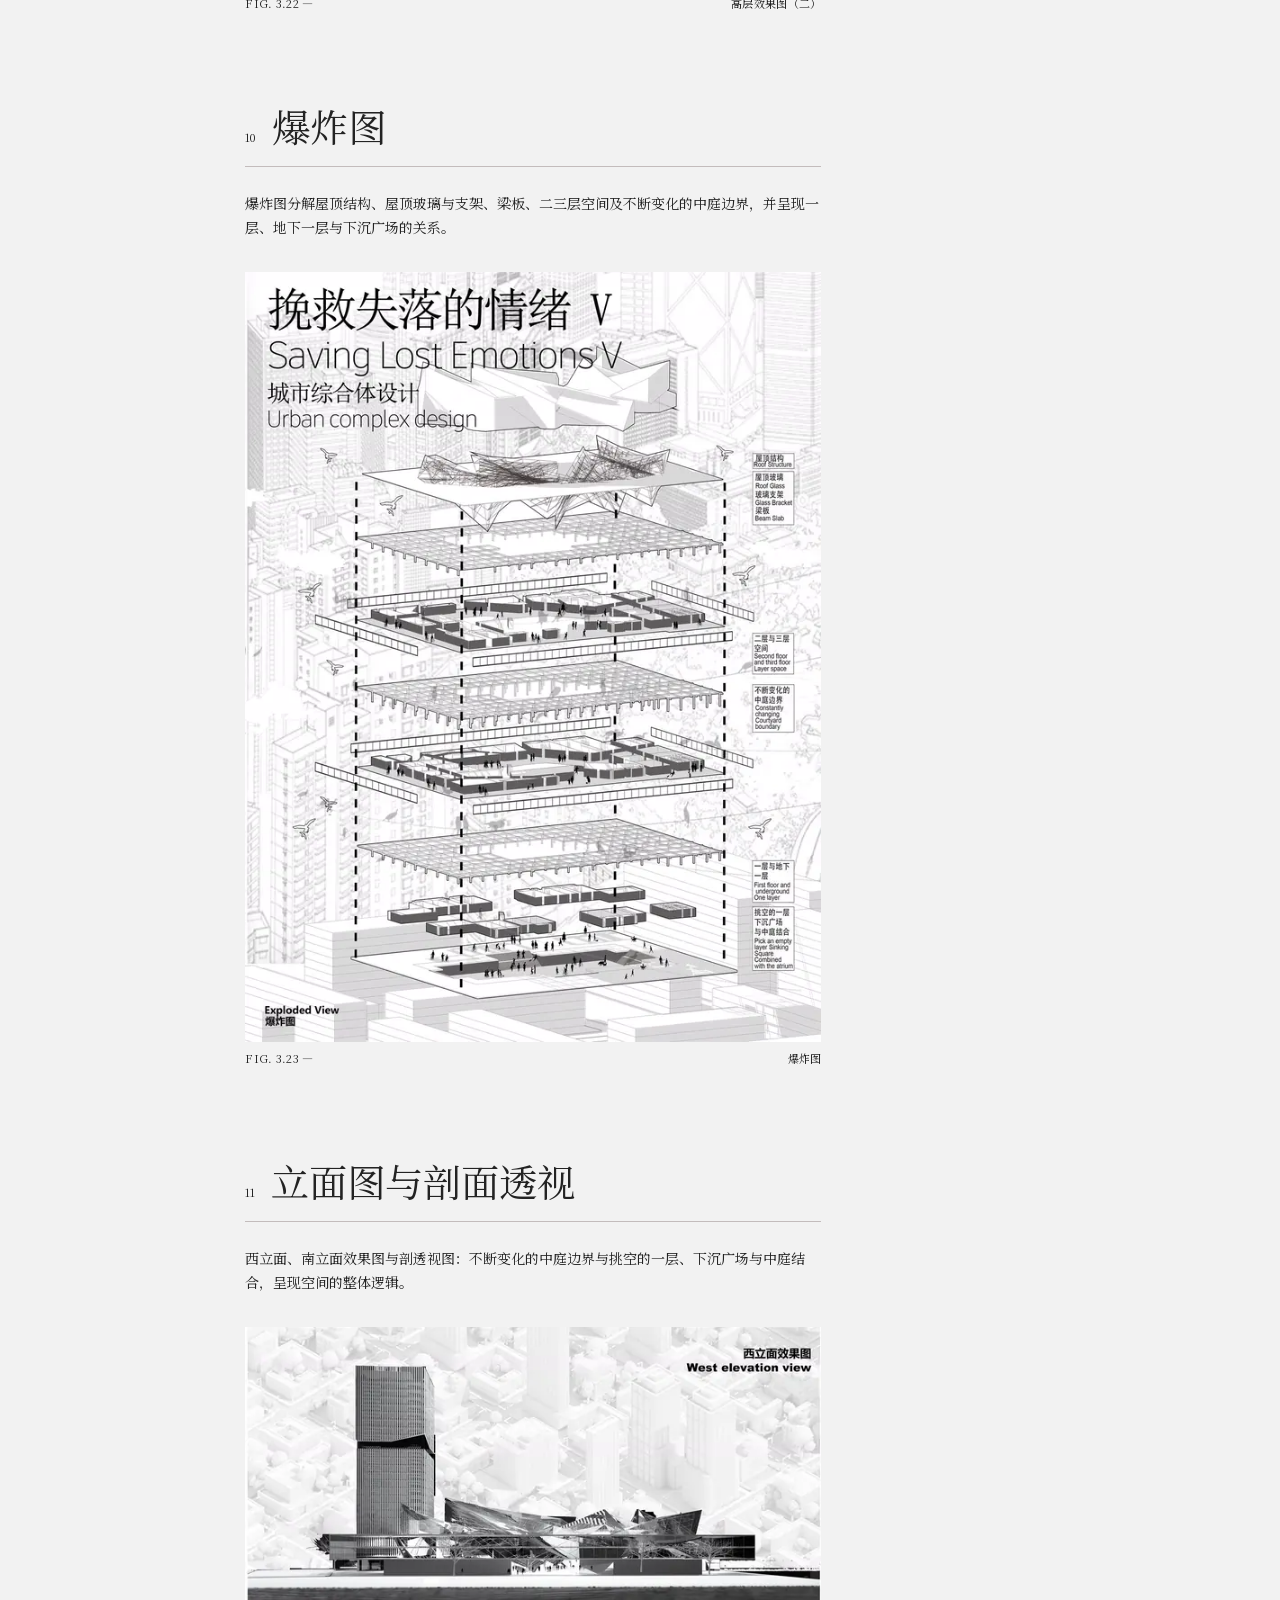
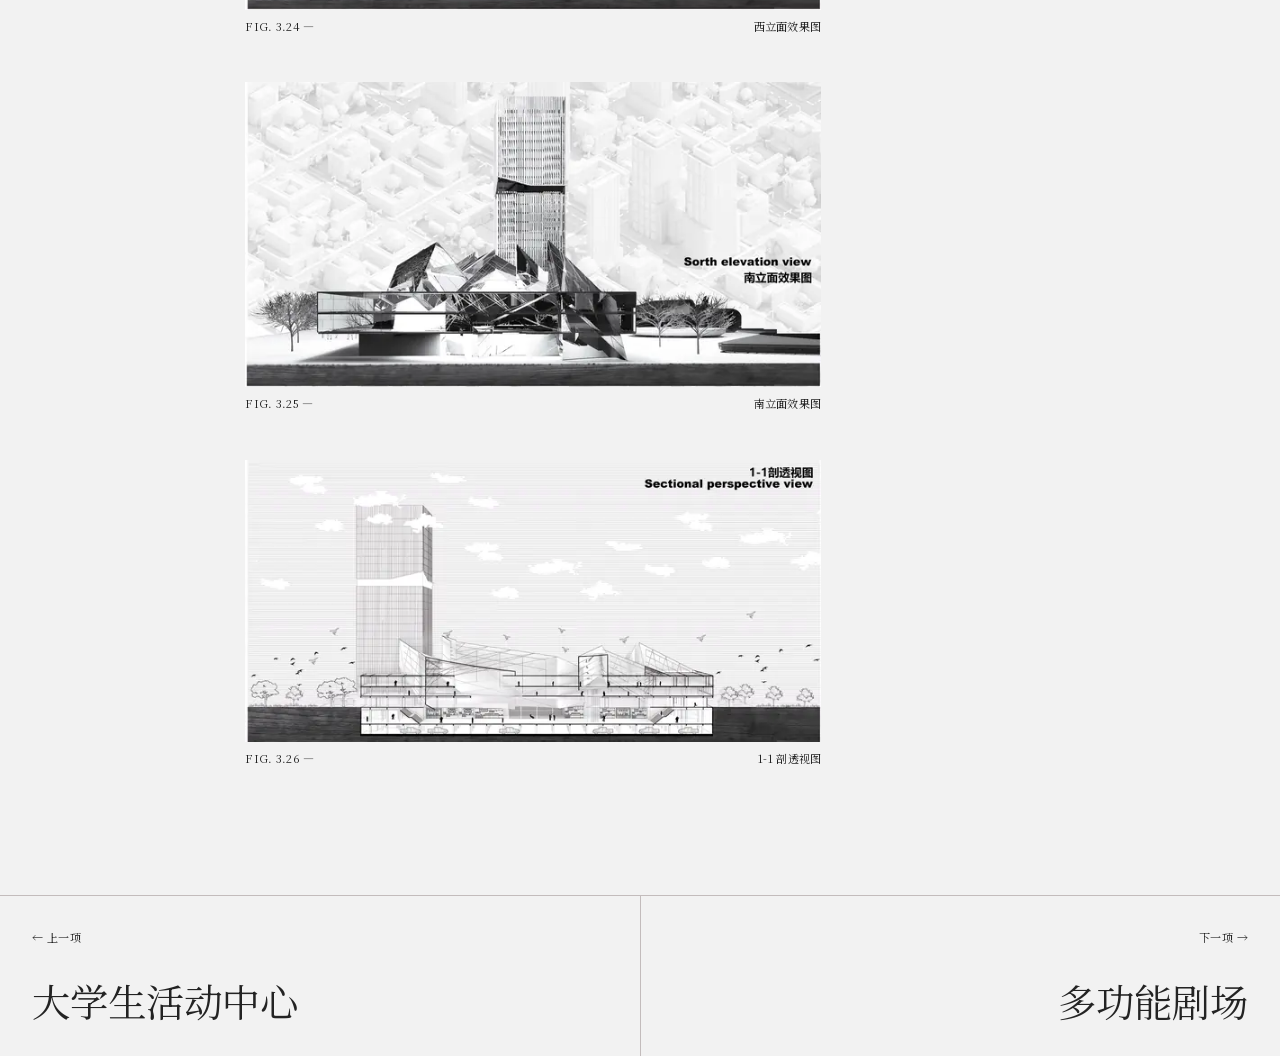
<file: project-03.html>
<!doctype html>
<html lang="zh-CN">
<head>
  <meta charset="utf-8">
  <meta name="viewport" content="width=device-width, initial-scale=1">
  <meta name="description" content="城市综合体：朱翰林的建筑设计项目，沿用旧站二十六张选图与十一章导航。">
  <title>城市综合体 — TRACES OF LIN</title>
  <!-- GENERATED FROM index.html BY tools/sync-redesign-route.mjs; DO NOT EDIT -->
  <link rel="icon" href="./favicon.svg" type="image/svg+xml">
  <link rel="stylesheet" href="./assets/css/fonts.css">
  <link rel="stylesheet" href="./assets/css/site.css">
  <script src="./assets/js/site.js" defer></script>
</head>
<body id="top" class="standalone-page">
  <a class="skip-link" href="#main"><span class="zh">跳到正文</span><span class="en" lang="en">Skip to content</span></a>
  <header class="site-header">
    <a class="wordmark" href="./index.html">TRACES OF LIN</a>
    <p class="header-discipline"><span class="zh">建筑 × 数字 × 数据</span><span class="en" lang="en">Architecture × Digital × Data</span></p>
    <nav class="desktop-nav" aria-label="主导航">
      <a href="./index.html#works"><span class="zh">作品目录</span><span class="en" lang="en">Works</span></a>
      <a href="./index.html#digital"><span class="zh">数字作品</span><span class="en" lang="en">Digital</span></a>
      <a href="./index.html#contact"><span class="zh">联系</span><span class="en" lang="en">Contact</span></a>
    </nav>
    <button class="language-toggle" type="button" role="switch" aria-checked="false" aria-label="切换到英文"><span class="language-zh">中</span><span class="language-divider">/</span><span class="language-en">EN</span></button>
  </header>
  <main id="main">
<article class="project-article" data-project-article="03">
      <header class="project-header">
        <a class="project-close" href="./index.html#works" data-project-close aria-label="关闭项目并返回首页"><span aria-hidden="true">←</span><span class="zh">返回作品目录</span><span class="en" lang="en">Back to index</span></a>
        <p>PROJECT 03</p>
        <h1><span class="zh">城市综合体</span><span class="en" lang="en">Urban Complex</span></h1>
        <p class="project-subtitle"><span class="zh">挽救失落的情绪：中庭、下沉广场与空中观景台。</span><span class="en" lang="en">Saving Lost Emotions: atrium, sunken plaza and sky terrace.</span></p>
      </header>
      <div class="project-layout">
        <aside class="project-meta">
          <dl><div><dt>DESIGN</dt><dd>朱翰林 ZHU HANLIN</dd></div><div><dt>TYPE</dt><dd><span class="zh">城市综合体</span><span class="en" lang="en">Urban Complex</span></dd></div><div><dt>STATUS</dt><dd><span class="zh">课程设计</span><span class="en" lang="en">Studio</span></dd></div></dl>
          <nav class="figure-nav" aria-label="26 张项目图片">
            <p>IMAGES / 26</p>
            <ol><li><button type="button" data-figure-target="1">01</button></li><li><button type="button" data-figure-target="2">02</button></li><li><button type="button" data-figure-target="3">03</button></li><li><button type="button" data-figure-target="4">04</button></li><li><button type="button" data-figure-target="5">05</button></li><li><button type="button" data-figure-target="6">06</button></li><li><button type="button" data-figure-target="7">07</button></li><li><button type="button" data-figure-target="8">08</button></li><li><button type="button" data-figure-target="9">09</button></li><li><button type="button" data-figure-target="10">10</button></li><li><button type="button" data-figure-target="11">11</button></li><li><button type="button" data-figure-target="12">12</button></li><li><button type="button" data-figure-target="13">13</button></li><li><button type="button" data-figure-target="14">14</button></li><li><button type="button" data-figure-target="15">15</button></li><li><button type="button" data-figure-target="16">16</button></li><li><button type="button" data-figure-target="17">17</button></li><li><button type="button" data-figure-target="18">18</button></li><li><button type="button" data-figure-target="19">19</button></li><li><button type="button" data-figure-target="20">20</button></li><li><button type="button" data-figure-target="21">21</button></li><li><button type="button" data-figure-target="22">22</button></li><li><button type="button" data-figure-target="23">23</button></li><li><button type="button" data-figure-target="24">24</button></li><li><button type="button" data-figure-target="25">25</button></li><li><button type="button" data-figure-target="26">26</button></li></ol>
          </nav>
        </aside>

        <div class="project-track">
          <section id="rendering" class="project-section" aria-labelledby="03-rendering-title">
            <div class="project-section-heading"><span>02</span><h2 id="03-rendering-title"><span class="zh">主效果图</span><span class="en" lang="en">MAIN RENDERING</span></h2></div>
            <p class="zh">综合体全景：塔楼与裙房以开敞的姿态回应城市，中庭与下沉广场共同构成中央公共空间的视觉与活动核心。</p>
            <p class="en" lang="en">An overview of the complex: towers and podium open towards the city, while the atrium and sunken plaza form the visual and social centre of the shared public space.</p>
            <figure class="project-figure" data-figure="1" id="figure-01"><a class="image-button" href="./assets/images/complex-01-1600.webp" data-lightbox-src="./assets/images/complex-01-1600.webp" data-caption-zh="FIG. 3.1 — 主效果图" data-caption-en="FIG. 3.1 — MAIN RENDERING"><img src="./assets/images/complex-01-960.webp" srcset="./assets/images/complex-01-640.webp 640w, ./assets/images/complex-01-960.webp 960w, ./assets/images/complex-01-1600.webp 1600w" sizes="(max-width: 767px) calc(100vw - 32px), 44vw" width="1600" height="892" style="aspect-ratio: 1600 / 892" alt="城市综合体设计主效果图" fetchpriority="high"></a><figcaption>FIG. 3.1 — <span class="zh">主效果图</span><span class="en" lang="en">MAIN RENDERING</span></figcaption></figure>
          </section>

          <section id="masterplan" class="project-section" aria-labelledby="03-masterplan-title">
            <div class="project-section-heading"><span>03</span><h2 id="03-masterplan-title"><span class="zh">总平面</span><span class="en" lang="en">MASTERPLAN</span></h2></div>
            <p class="zh">总平面图与场地放大图：建筑向场地四个方向开放出入口，把城市人流引入中庭。</p>
            <p class="en" lang="en">General layout and enlarged site plan: the building opens entrances on all four sides, drawing city movement into the atrium.</p>
            <figure class="project-figure" data-figure="2" id="figure-02"><a class="image-button" href="./assets/images/complex-02-1600.webp" data-lightbox-src="./assets/images/complex-02-1600.webp" data-caption-zh="FIG. 3.2 — 总平面图" data-caption-en="FIG. 3.2 — GENERAL LAYOUT"><img src="./assets/images/complex-02-960.webp" srcset="./assets/images/complex-02-640.webp 640w, ./assets/images/complex-02-960.webp 960w, ./assets/images/complex-02-1600.webp 1600w" sizes="(max-width: 767px) calc(100vw - 32px), 44vw" width="1600" height="1162" style="aspect-ratio: 1600 / 1162" alt="总平面图" loading="lazy" decoding="async"></a><figcaption>FIG. 3.2 — <span class="zh">总平面图</span><span class="en" lang="en">GENERAL LAYOUT</span></figcaption></figure>
            <figure class="project-figure" data-figure="3" id="figure-03"><a class="image-button" href="./assets/images/complex-03-1600.webp" data-lightbox-src="./assets/images/complex-03-1600.webp" data-caption-zh="FIG. 3.3 — 场地放大图" data-caption-en="FIG. 3.3 — ENLARGED SITE PLAN"><img src="./assets/images/complex-03-960.webp" srcset="./assets/images/complex-03-640.webp 640w, ./assets/images/complex-03-960.webp 960w, ./assets/images/complex-03-1600.webp 1600w" sizes="(max-width: 767px) calc(100vw - 32px), 44vw" width="1600" height="1588" style="aspect-ratio: 1600 / 1588" alt="场地放大图" loading="lazy" decoding="async"></a><figcaption>FIG. 3.3 — <span class="zh">场地放大图</span><span class="en" lang="en">ENLARGED SITE PLAN</span></figcaption></figure>
          </section>

          <section id="massing" class="project-section" aria-labelledby="03-massing-title">
            <div class="project-section-heading"><span>04</span><h2 id="03-massing-title"><span class="zh">体块生成</span><span class="en" lang="en">MASSING</span></h2></div>
            <p class="zh">体块生成图按四个阶段记录设计过程：四向开放出入口、局部架空一层、拆分各层楼板，并继续发展不断变化的中庭空间。</p>
            <p class="en" lang="en">Four recorded stages trace the massing process: entrances open in four directions, part of the ground floor is lifted, individual floor plates are separated, and the changing atrium space is developed further.</p>
            <figure class="project-figure" data-figure="4" id="figure-04"><a class="image-button" href="./assets/images/complex-04-1600.webp" data-lightbox-src="./assets/images/complex-04-1600.webp" data-caption-zh="FIG. 3.4 — 体块生成" data-caption-en="FIG. 3.4 — MASSING"><img src="./assets/images/complex-04-960.webp" srcset="./assets/images/complex-04-640.webp 640w, ./assets/images/complex-04-960.webp 960w, ./assets/images/complex-04-1600.webp 1600w" sizes="(max-width: 767px) calc(100vw - 32px), 44vw" width="1600" height="364" style="aspect-ratio: 1600 / 364" alt="体块生成分析图" loading="lazy" decoding="async"></a><figcaption>FIG. 3.4 — <span class="zh">体块生成</span><span class="en" lang="en">MASSING</span></figcaption></figure>
          </section>

          <section id="sunken" class="project-section" aria-labelledby="03-sunken-title">
            <div class="project-section-heading"><span>05</span><h2 id="03-sunken-title"><span class="zh">下沉广场与人物画像</span><span class="en" lang="en">SUNKEN PLAZA &amp; PORTRAITS</span></h2></div>
            <p class="zh">下沉示意图：地下空间的引入其实也是为了迎合中庭空间的需要——中央下沉广场的出现进一步界定中庭边界，同时下沉的边界更容易让身处其中的游客视线向中央集中。人物画像记录了年轻人的情绪现状：焦虑与抑郁、人际关系的缺失、商业在贩卖焦虑。</p>
            <p class="en" lang="en">Sinking diagram: the underground level serves the atrium — the central sunken plaza further defines its boundary, while the lowered edge gathers every visitor&#39;s sight towards the centre. Character portraits record the emotional state of the young: anxiety and depression, missing human ties, and commerce selling anxiety.</p>
            <figure class="project-figure" data-figure="5" id="figure-05"><a class="image-button" href="./assets/images/complex-05-1600.webp" data-lightbox-src="./assets/images/complex-05-1600.webp" data-caption-zh="FIG. 3.5 — 下沉示意图" data-caption-en="FIG. 3.5 — SINKING DIAGRAM"><img src="./assets/images/complex-05-960.webp" srcset="./assets/images/complex-05-640.webp 640w, ./assets/images/complex-05-960.webp 960w, ./assets/images/complex-05-1600.webp 1600w" sizes="(max-width: 767px) calc(100vw - 32px), 44vw" width="1600" height="620" style="aspect-ratio: 1600 / 620" alt="下沉示意图" loading="lazy" decoding="async"></a><figcaption>FIG. 3.5 — <span class="zh">下沉示意图</span><span class="en" lang="en">SINKING DIAGRAM</span></figcaption></figure>
            <figure class="project-figure" data-figure="6" id="figure-06"><a class="image-button" href="./assets/images/complex-06-1600.webp" data-lightbox-src="./assets/images/complex-06-1600.webp" data-caption-zh="FIG. 3.6 — 人物画像" data-caption-en="FIG. 3.6 — CHARACTER PORTRAITS"><img src="./assets/images/complex-06-960.webp" srcset="./assets/images/complex-06-640.webp 640w, ./assets/images/complex-06-960.webp 960w, ./assets/images/complex-06-1600.webp 1600w" sizes="(max-width: 767px) calc(100vw - 32px), 44vw" width="1600" height="1022" style="aspect-ratio: 1600 / 1022" alt="人物画像" loading="lazy" decoding="async"></a><figcaption>FIG. 3.6 — <span class="zh">人物画像</span><span class="en" lang="en">CHARACTER PORTRAITS</span></figcaption></figure>
            <figure class="project-figure" data-figure="7" id="figure-07"><a class="image-button" href="./assets/images/complex-07-1600.webp" data-lightbox-src="./assets/images/complex-07-1600.webp" data-caption-zh="FIG. 3.7 — 下沉效果图（一）" data-caption-en="FIG. 3.7 — SUNKEN PLAZA RENDERING I"><img src="./assets/images/complex-07-960.webp" srcset="./assets/images/complex-07-640.webp 640w, ./assets/images/complex-07-960.webp 960w, ./assets/images/complex-07-1600.webp 1600w" sizes="(max-width: 767px) calc(100vw - 32px), 44vw" width="1600" height="1084" style="aspect-ratio: 1600 / 1084" alt="下沉效果图一" loading="lazy" decoding="async"></a><figcaption>FIG. 3.7 — <span class="zh">下沉效果图（一）</span><span class="en" lang="en">SUNKEN PLAZA RENDERING I</span></figcaption></figure>
            <figure class="project-figure" data-figure="8" id="figure-08"><a class="image-button" href="./assets/images/complex-08-1600.webp" data-lightbox-src="./assets/images/complex-08-1600.webp" data-caption-zh="FIG. 3.8 — 下沉效果图（二）" data-caption-en="FIG. 3.8 — SUNKEN PLAZA RENDERING II"><img src="./assets/images/complex-08-960.webp" srcset="./assets/images/complex-08-640.webp 640w, ./assets/images/complex-08-960.webp 960w, ./assets/images/complex-08-1600.webp 1600w" sizes="(max-width: 767px) calc(100vw - 32px), 44vw" width="1600" height="1222" style="aspect-ratio: 1600 / 1222" alt="下沉效果图二" loading="lazy" decoding="async"></a><figcaption>FIG. 3.8 — <span class="zh">下沉效果图（二）</span><span class="en" lang="en">SUNKEN PLAZA RENDERING II</span></figcaption></figure>
            <figure class="project-figure" data-figure="9" id="figure-09"><a class="image-button" href="./assets/images/complex-09-1600.webp" data-lightbox-src="./assets/images/complex-09-1600.webp" data-caption-zh="FIG. 3.9 — 下沉效果图（三）" data-caption-en="FIG. 3.9 — SUNKEN PLAZA RENDERING III"><img src="./assets/images/complex-09-960.webp" srcset="./assets/images/complex-09-640.webp 640w, ./assets/images/complex-09-960.webp 960w, ./assets/images/complex-09-1600.webp 1600w" sizes="(max-width: 767px) calc(100vw - 32px), 44vw" width="1600" height="1192" style="aspect-ratio: 1600 / 1192" alt="下沉效果图三" loading="lazy" decoding="async"></a><figcaption>FIG. 3.9 — <span class="zh">下沉效果图（三）</span><span class="en" lang="en">SUNKEN PLAZA RENDERING III</span></figcaption></figure>
          </section>

          <section id="plans" class="project-section" aria-labelledby="03-plans-title">
            <div class="project-section-heading"><span>06</span><h2 id="03-plans-title"><span class="zh">各层平面图</span><span class="en" lang="en">FLOOR PLANS</span></h2></div>
            <p class="zh">各层平面图（1:600）：负二层包含停车与设备用房，负一层包含超市；一层至三层的商业动线围绕中庭展开，三层还标有影院。不规则体块之间形成平台与连桥。</p>
            <p class="en" lang="en">Floor plans (1:600): basement two contains parking and plant rooms, and basement one contains a supermarket. Retail circulation wraps around the atrium from ground to third floor, with a cinema marked on level three. Platforms and bridges connect the irregular blocks.</p>
            <figure class="project-figure" data-figure="10" id="figure-10"><a class="image-button" href="./assets/images/complex-10-1600.webp" data-lightbox-src="./assets/images/complex-10-1600.webp" data-caption-zh="FIG. 3.10 — 负二层平面图" data-caption-en="FIG. 3.10 — BASEMENT 2 PLAN"><img src="./assets/images/complex-10-960.webp" srcset="./assets/images/complex-10-640.webp 640w, ./assets/images/complex-10-960.webp 960w, ./assets/images/complex-10-1600.webp 1600w" sizes="(max-width: 767px) calc(100vw - 32px), 44vw" width="1600" height="924" style="aspect-ratio: 1600 / 924" alt="负二层平面图" loading="lazy" decoding="async"></a><figcaption>FIG. 3.10 — <span class="zh">负二层平面图</span><span class="en" lang="en">BASEMENT 2 PLAN</span></figcaption></figure>
            <figure class="project-figure" data-figure="11" id="figure-11"><a class="image-button" href="./assets/images/complex-11-1600.webp" data-lightbox-src="./assets/images/complex-11-1600.webp" data-caption-zh="FIG. 3.11 — 负一层平面图" data-caption-en="FIG. 3.11 — BASEMENT 1 PLAN"><img src="./assets/images/complex-11-960.webp" srcset="./assets/images/complex-11-640.webp 640w, ./assets/images/complex-11-960.webp 960w, ./assets/images/complex-11-1600.webp 1600w" sizes="(max-width: 767px) calc(100vw - 32px), 44vw" width="1600" height="872" style="aspect-ratio: 1600 / 872" alt="负一层平面图" loading="lazy" decoding="async"></a><figcaption>FIG. 3.11 — <span class="zh">负一层平面图</span><span class="en" lang="en">BASEMENT 1 PLAN</span></figcaption></figure>
            <figure class="project-figure" data-figure="12" id="figure-12"><a class="image-button" href="./assets/images/complex-12-1600.webp" data-lightbox-src="./assets/images/complex-12-1600.webp" data-caption-zh="FIG. 3.12 — 一层平面图" data-caption-en="FIG. 3.12 — FIRST FLOOR PLAN"><img src="./assets/images/complex-12-960.webp" srcset="./assets/images/complex-12-640.webp 640w, ./assets/images/complex-12-960.webp 960w, ./assets/images/complex-12-1600.webp 1600w" sizes="(max-width: 767px) calc(100vw - 32px), 44vw" width="1600" height="898" style="aspect-ratio: 1600 / 898" alt="一层平面图" loading="lazy" decoding="async"></a><figcaption>FIG. 3.12 — <span class="zh">一层平面图</span><span class="en" lang="en">FIRST FLOOR PLAN</span></figcaption></figure>
            <figure class="project-figure" data-figure="13" id="figure-13"><a class="image-button" href="./assets/images/complex-13-1600.webp" data-lightbox-src="./assets/images/complex-13-1600.webp" data-caption-zh="FIG. 3.13 — 二层平面图" data-caption-en="FIG. 3.13 — SECOND FLOOR PLAN"><img src="./assets/images/complex-13-960.webp" srcset="./assets/images/complex-13-640.webp 640w, ./assets/images/complex-13-960.webp 960w, ./assets/images/complex-13-1600.webp 1600w" sizes="(max-width: 767px) calc(100vw - 32px), 44vw" width="1600" height="836" style="aspect-ratio: 1600 / 836" alt="二层平面图" loading="lazy" decoding="async"></a><figcaption>FIG. 3.13 — <span class="zh">二层平面图</span><span class="en" lang="en">SECOND FLOOR PLAN</span></figcaption></figure>
            <figure class="project-figure" data-figure="14" id="figure-14"><a class="image-button" href="./assets/images/complex-14-1600.webp" data-lightbox-src="./assets/images/complex-14-1600.webp" data-caption-zh="FIG. 3.14 — 三层平面图" data-caption-en="FIG. 3.14 — THIRD FLOOR PLAN"><img src="./assets/images/complex-14-960.webp" srcset="./assets/images/complex-14-640.webp 640w, ./assets/images/complex-14-960.webp 960w, ./assets/images/complex-14-1600.webp 1600w" sizes="(max-width: 767px) calc(100vw - 32px), 44vw" width="1600" height="840" style="aspect-ratio: 1600 / 840" alt="三层平面图" loading="lazy" decoding="async"></a><figcaption>FIG. 3.14 — <span class="zh">三层平面图</span><span class="en" lang="en">THIRD FLOOR PLAN</span></figcaption></figure>
          </section>

          <section id="fire" class="project-section" aria-labelledby="03-fire-title">
            <div class="project-section-heading"><span>07</span><h2 id="03-fire-title"><span class="zh">消防分区</span><span class="en" lang="en">FIRE COMPARTMENTS</span></h2></div>
            <p class="zh">消防分区图（1:600）标示大空间中庭与各功能组团的分区边界及疏散关系。</p>
            <p class="en" lang="en">The fire compartment plan (1:600) marks compartment boundaries and evacuation relationships between the large atrium and the surrounding functional groups.</p>
            <figure class="project-figure" data-figure="15" id="figure-15"><a class="image-button" href="./assets/images/complex-15-1600.webp" data-lightbox-src="./assets/images/complex-15-1600.webp" data-caption-zh="FIG. 3.15 — 消防分区图" data-caption-en="FIG. 3.15 — FIRE COMPARTMENT PLAN"><img src="./assets/images/complex-15-960.webp" srcset="./assets/images/complex-15-640.webp 640w, ./assets/images/complex-15-960.webp 960w, ./assets/images/complex-15-1600.webp 1600w" sizes="(max-width: 767px) calc(100vw - 32px), 44vw" width="1600" height="870" style="aspect-ratio: 1600 / 870" alt="消防分区图" loading="lazy" decoding="async"></a><figcaption>FIG. 3.15 — <span class="zh">消防分区图</span><span class="en" lang="en">FIRE COMPARTMENT PLAN</span></figcaption></figure>
          </section>

          <section id="standard-floors" class="project-section" aria-labelledby="03-standard-floors-title">
            <div class="project-section-heading"><span>08</span><h2 id="03-standard-floors-title"><span class="zh">高层标准层平面图</span><span class="en" lang="en">TOWER STANDARD FLOORS</span></h2></div>
            <p class="zh">高层标准层平面图（1:300）：3–13 层为办公区；14 层为办公与休闲区，15 层为办公、会议与休闲区，16 层标有酒店房间与库房；塔楼首层标有服务台与交通核。</p>
            <p class="en" lang="en">Tower floor plans (1:300): levels 3–13 are offices; level 14 contains offices and leisure space, level 15 adds meeting rooms, and level 16 marks hotel rooms and storage. The tower ground floor marks a service desk and circulation core.</p>
            <figure class="project-figure" data-figure="16" id="figure-16"><a class="image-button" href="./assets/images/complex-16-1600.webp" data-lightbox-src="./assets/images/complex-16-1600.webp" data-caption-zh="FIG. 3.16 — 标准层平面图（3–13 层）" data-caption-en="FIG. 3.16 — STANDARD FLOOR (L3–13)"><img src="./assets/images/complex-16-960.webp" srcset="./assets/images/complex-16-640.webp 640w, ./assets/images/complex-16-960.webp 960w, ./assets/images/complex-16-1600.webp 1600w" sizes="(max-width: 767px) calc(100vw - 32px), 44vw" width="1600" height="1566" style="aspect-ratio: 1600 / 1566" alt="3至13层标准层平面图" loading="lazy" decoding="async"></a><figcaption>FIG. 3.16 — <span class="zh">标准层平面图（3–13 层）</span><span class="en" lang="en">STANDARD FLOOR (L3–13)</span></figcaption></figure>
            <figure class="project-figure" data-figure="17" id="figure-17"><a class="image-button" href="./assets/images/complex-17-1600.webp" data-lightbox-src="./assets/images/complex-17-1600.webp" data-caption-zh="FIG. 3.17 — 14 层平面图" data-caption-en="FIG. 3.17 — 14TH FLOOR PLAN"><img src="./assets/images/complex-17-960.webp" srcset="./assets/images/complex-17-640.webp 640w, ./assets/images/complex-17-960.webp 960w, ./assets/images/complex-17-1600.webp 1600w" sizes="(max-width: 767px) calc(100vw - 32px), 44vw" width="1600" height="1542" style="aspect-ratio: 1600 / 1542" alt="14层平面图" loading="lazy" decoding="async"></a><figcaption>FIG. 3.17 — <span class="zh">14 层平面图</span><span class="en" lang="en">14TH FLOOR PLAN</span></figcaption></figure>
            <figure class="project-figure" data-figure="18" id="figure-18"><a class="image-button" href="./assets/images/complex-18-1600.webp" data-lightbox-src="./assets/images/complex-18-1600.webp" data-caption-zh="FIG. 3.18 — 15 层平面图" data-caption-en="FIG. 3.18 — 15TH FLOOR PLAN"><img src="./assets/images/complex-18-960.webp" srcset="./assets/images/complex-18-640.webp 640w, ./assets/images/complex-18-960.webp 960w, ./assets/images/complex-18-1600.webp 1600w" sizes="(max-width: 767px) calc(100vw - 32px), 44vw" width="1600" height="1786" style="aspect-ratio: 1600 / 1786" alt="15层平面图" loading="lazy" decoding="async"></a><figcaption>FIG. 3.18 — <span class="zh">15 层平面图</span><span class="en" lang="en">15TH FLOOR PLAN</span></figcaption></figure>
            <figure class="project-figure" data-figure="19" id="figure-19"><a class="image-button" href="./assets/images/complex-19-1600.webp" data-lightbox-src="./assets/images/complex-19-1600.webp" data-caption-zh="FIG. 3.19 — 16 层平面图" data-caption-en="FIG. 3.19 — 16TH FLOOR PLAN"><img src="./assets/images/complex-19-960.webp" srcset="./assets/images/complex-19-640.webp 640w, ./assets/images/complex-19-960.webp 960w, ./assets/images/complex-19-1600.webp 1600w" sizes="(max-width: 767px) calc(100vw - 32px), 44vw" width="1600" height="1550" style="aspect-ratio: 1600 / 1550" alt="16层平面图" loading="lazy" decoding="async"></a><figcaption>FIG. 3.19 — <span class="zh">16 层平面图</span><span class="en" lang="en">16TH FLOOR PLAN</span></figcaption></figure>
            <figure class="project-figure" data-figure="20" id="figure-20"><a class="image-button" href="./assets/images/complex-20-1600.webp" data-lightbox-src="./assets/images/complex-20-1600.webp" data-caption-zh="FIG. 3.20 — 首层平面图" data-caption-en="FIG. 3.20 — GROUND FLOOR PLAN"><img src="./assets/images/complex-20-960.webp" srcset="./assets/images/complex-20-640.webp 640w, ./assets/images/complex-20-960.webp 960w, ./assets/images/complex-20-1600.webp 1600w" sizes="(max-width: 767px) calc(100vw - 32px), 44vw" width="1600" height="1820" style="aspect-ratio: 1600 / 1820" alt="首层平面图" loading="lazy" decoding="async"></a><figcaption>FIG. 3.20 — <span class="zh">首层平面图</span><span class="en" lang="en">GROUND FLOOR PLAN</span></figcaption></figure>
          </section>

          <section id="sky-terrace" class="project-section" aria-labelledby="03-sky-terrace-title">
            <div class="project-section-heading"><span>09</span><h2 id="03-sky-terrace-title"><span class="zh">高层效果图</span><span class="en" lang="en">SKY TERRACE RENDERINGS</span></h2></div>
            <p class="zh">两张高层效果图分别呈现塔楼外观与 15–16 层空中观景台，回应「从这里可以看见远方」的设计设想。</p>
            <p class="en" lang="en">The two high-rise views show the tower exterior and the level 15–16 sky terrace, answering the design idea that &quot;from here one can see far&quot;.</p>
            <figure class="project-figure" data-figure="21" id="figure-21"><a class="image-button" href="./assets/images/complex-21-1600.webp" data-lightbox-src="./assets/images/complex-21-1600.webp" data-caption-zh="FIG. 3.21 — 高层效果图（一）" data-caption-en="FIG. 3.21 — SKY TERRACE RENDERING I"><img src="./assets/images/complex-21-960.webp" srcset="./assets/images/complex-21-640.webp 640w, ./assets/images/complex-21-960.webp 960w, ./assets/images/complex-21-1600.webp 1600w" sizes="(max-width: 767px) calc(100vw - 32px), 44vw" width="1600" height="1688" style="aspect-ratio: 1600 / 1688" alt="高层效果图一" loading="lazy" decoding="async"></a><figcaption>FIG. 3.21 — <span class="zh">高层效果图（一）</span><span class="en" lang="en">SKY TERRACE RENDERING I</span></figcaption></figure>
            <figure class="project-figure" data-figure="22" id="figure-22"><a class="image-button" href="./assets/images/complex-22-1600.webp" data-lightbox-src="./assets/images/complex-22-1600.webp" data-caption-zh="FIG. 3.22 — 高层效果图（二）" data-caption-en="FIG. 3.22 — SKY TERRACE RENDERING II"><img src="./assets/images/complex-22-960.webp" srcset="./assets/images/complex-22-640.webp 640w, ./assets/images/complex-22-960.webp 960w, ./assets/images/complex-22-1600.webp 1600w" sizes="(max-width: 767px) calc(100vw - 32px), 44vw" width="1600" height="1116" style="aspect-ratio: 1600 / 1116" alt="高层效果图二" loading="lazy" decoding="async"></a><figcaption>FIG. 3.22 — <span class="zh">高层效果图（二）</span><span class="en" lang="en">SKY TERRACE RENDERING II</span></figcaption></figure>
          </section>

          <section id="exploded" class="project-section" aria-labelledby="03-exploded-title">
            <div class="project-section-heading"><span>10</span><h2 id="03-exploded-title"><span class="zh">爆炸图</span><span class="en" lang="en">EXPLODED VIEW</span></h2></div>
            <p class="zh">爆炸图分解屋顶结构、屋顶玻璃与支架、梁板、二三层空间及不断变化的中庭边界，并呈现一层、地下一层与下沉广场的关系。</p>
            <p class="en" lang="en">The exploded view separates roof structure, roof glazing and supports, beams and slabs, second- and third-floor space, and the changing atrium boundary, while relating the ground and basement levels to the sunken plaza.</p>
            <figure class="project-figure" data-figure="23" id="figure-23"><a class="image-button" href="./assets/images/complex-23-1600.webp" data-lightbox-src="./assets/images/complex-23-1600.webp" data-caption-zh="FIG. 3.23 — 爆炸图" data-caption-en="FIG. 3.23 — EXPLODED VIEW"><img src="./assets/images/complex-23-960.webp" srcset="./assets/images/complex-23-640.webp 640w, ./assets/images/complex-23-960.webp 960w, ./assets/images/complex-23-1600.webp 1600w" sizes="(max-width: 767px) calc(100vw - 32px), 44vw" width="1600" height="2140" style="aspect-ratio: 1600 / 2140" alt="爆炸图" loading="lazy" decoding="async"></a><figcaption>FIG. 3.23 — <span class="zh">爆炸图</span><span class="en" lang="en">EXPLODED VIEW</span></figcaption></figure>
          </section>

          <section id="elevations" class="project-section" aria-labelledby="03-elevations-title">
            <div class="project-section-heading"><span>11</span><h2 id="03-elevations-title"><span class="zh">立面图与剖面透视</span><span class="en" lang="en">ELEVATIONS &amp; SECTIONAL PERSPECTIVE</span></h2></div>
            <p class="zh">西立面、南立面效果图与剖透视图：不断变化的中庭边界与挑空的一层、下沉广场与中庭结合，呈现空间的整体逻辑。</p>
            <p class="en" lang="en">West and south elevation views with a sectional perspective: the changing atrium boundary, the lifted ground floor and the sunken plaza reveal the spatial logic as a whole.</p>
            <figure class="project-figure" data-figure="24" id="figure-24"><a class="image-button" href="./assets/images/complex-24-1600.webp" data-lightbox-src="./assets/images/complex-24-1600.webp" data-caption-zh="FIG. 3.24 — 西立面效果图" data-caption-en="FIG. 3.24 — WEST ELEVATION VIEW"><img src="./assets/images/complex-24-960.webp" srcset="./assets/images/complex-24-640.webp 640w, ./assets/images/complex-24-960.webp 960w, ./assets/images/complex-24-1600.webp 1600w" sizes="(max-width: 767px) calc(100vw - 32px), 44vw" width="1600" height="786" style="aspect-ratio: 1600 / 786" alt="西立面效果图" loading="lazy" decoding="async"></a><figcaption>FIG. 3.24 — <span class="zh">西立面效果图</span><span class="en" lang="en">WEST ELEVATION VIEW</span></figcaption></figure>
            <figure class="project-figure" data-figure="25" id="figure-25"><a class="image-button" href="./assets/images/complex-25-1600.webp" data-lightbox-src="./assets/images/complex-25-1600.webp" data-caption-zh="FIG. 3.25 — 南立面效果图" data-caption-en="FIG. 3.25 — SOUTH ELEVATION VIEW"><img src="./assets/images/complex-25-960.webp" srcset="./assets/images/complex-25-640.webp 640w, ./assets/images/complex-25-960.webp 960w, ./assets/images/complex-25-1600.webp 1600w" sizes="(max-width: 767px) calc(100vw - 32px), 44vw" width="1600" height="846" style="aspect-ratio: 1600 / 846" alt="南立面效果图" loading="lazy" decoding="async"></a><figcaption>FIG. 3.25 — <span class="zh">南立面效果图</span><span class="en" lang="en">SOUTH ELEVATION VIEW</span></figcaption></figure>
            <figure class="project-figure" data-figure="26" id="figure-26"><a class="image-button" href="./assets/images/complex-26-1600.webp" data-lightbox-src="./assets/images/complex-26-1600.webp" data-caption-zh="FIG. 3.26 — 1-1 剖透视图" data-caption-en="FIG. 3.26 — 1-1 Sectional Perspective"><img src="./assets/images/complex-26-960.webp" srcset="./assets/images/complex-26-640.webp 640w, ./assets/images/complex-26-960.webp 960w, ./assets/images/complex-26-1600.webp 1600w" sizes="(max-width: 767px) calc(100vw - 32px), 44vw" width="1600" height="786" style="aspect-ratio: 1600 / 786" alt="城市综合体 1-1 剖透视图" loading="lazy" decoding="async"></a><figcaption>FIG. 3.26 — <span class="zh">1-1 剖透视图</span><span class="en" lang="en">1-1 Sectional Perspective</span></figcaption></figure>
          </section>
        </div>

        <aside class="project-info">
          <section id="abstract" class="project-section project-abstract" aria-labelledby="03-abstract-title">
            <div class="project-section-heading"><span>01</span><h2 id="03-abstract-title"><span class="zh">设计说明</span><span class="en" lang="en">Design statement</span></h2></div>
            <p class="zh">本设计以「挽救失落的情绪」（Saving Lost Emotions）为课程设计主题，从青年焦虑、人际疏离与商业焦虑的叙事出发。场地四个方向开放出入口，一层局部架空还给城市；中庭引入不规则体块并拆分各层楼板，形成不断变化的中央空间。下沉广场进一步界定中庭边界，塔楼之上的空中观景台则回应「从这里可以看见远方」的设想。</p><p class="en" lang="en">Titled &quot;Saving Lost Emotions&quot;, this studio project begins with a narrative of youth anxiety, thinning human ties and commercialised anxiety. Entrances open on all four sides, while part of the ground floor is lifted and returned to the city. Irregular blocks enter the atrium and individual floor plates are separated to create a changing central space. A sunken plaza defines the atrium edge, and a sky terrace answers the idea that &quot;from here one can see far&quot;.</p>
          </section>
          <nav class="chapter-nav" aria-label="项目11章目录">
            <p>CONTENTS / 11</p>
            <ol>
              <li><a href="./project-03.html#abstract" data-chapter="abstract"><span>01</span><span class="zh">设计说明</span><span class="en" lang="en">Statement</span></a></li>
              <li><a href="./project-03.html#rendering" data-chapter="rendering"><span>02</span><span class="zh">主效果图</span><span class="en" lang="en">MAIN RENDERING</span></a></li>
              <li><a href="./project-03.html#masterplan" data-chapter="masterplan"><span>03</span><span class="zh">总平面</span><span class="en" lang="en">MASTERPLAN</span></a></li>
              <li><a href="./project-03.html#massing" data-chapter="massing"><span>04</span><span class="zh">体块生成</span><span class="en" lang="en">MASSING</span></a></li>
              <li><a href="./project-03.html#sunken" data-chapter="sunken"><span>05</span><span class="zh">下沉广场与人物画像</span><span class="en" lang="en">SUNKEN PLAZA &amp; PORTRAITS</span></a></li>
              <li><a href="./project-03.html#plans" data-chapter="plans"><span>06</span><span class="zh">各层平面图</span><span class="en" lang="en">FLOOR PLANS</span></a></li>
              <li><a href="./project-03.html#fire" data-chapter="fire"><span>07</span><span class="zh">消防分区</span><span class="en" lang="en">FIRE COMPARTMENTS</span></a></li>
              <li><a href="./project-03.html#standard-floors" data-chapter="standard-floors"><span>08</span><span class="zh">高层标准层平面图</span><span class="en" lang="en">TOWER STANDARD FLOORS</span></a></li>
              <li><a href="./project-03.html#sky-terrace" data-chapter="sky-terrace"><span>09</span><span class="zh">高层效果图</span><span class="en" lang="en">SKY TERRACE RENDERINGS</span></a></li>
              <li><a href="./project-03.html#exploded" data-chapter="exploded"><span>10</span><span class="zh">爆炸图</span><span class="en" lang="en">EXPLODED VIEW</span></a></li>
              <li><a href="./project-03.html#elevations" data-chapter="elevations"><span>11</span><span class="zh">立面图与剖面透视</span><span class="en" lang="en">ELEVATIONS &amp; SECTIONAL PERSPECTIVE</span></a></li>
            </ol>
          </nav>
          <div class="project-jump"><button type="button" data-figure-step="-1"><span class="zh">上一张</span><span class="en" lang="en">Previous</span></button><button type="button" data-figure-step="1"><span class="zh">下一张图</span><span class="en" lang="en">Next image</span></button></div>
        </aside>
      </div>
      <nav class="project-pager" aria-label="上一项与下一项作品"><a class="project-link project-pager-link" href="./project-02.html" data-project="02"><span class="project-pager-label">← <span class="zh">上一项</span><span class="en" lang="en">Previous</span></span><strong><span class="zh">大学生活动中心</span><span class="en" lang="en">Student Activity Centre</span></strong></a><a class="project-link project-pager-link" href="./project-04.html" data-project="04"><span class="project-pager-label"><span class="zh">下一项</span><span class="en" lang="en">Next</span> →</span><strong><span class="zh">多功能剧场</span><span class="en" lang="en">Multifunctional Theatre</span></strong></a></nav>
      <nav class="mobile-project-bar" aria-label="项目图片操作"><button type="button" data-figure-step="-1"><span class="zh">上一张</span><span class="en" lang="en">Previous</span></button><a class="project-close" href="./index.html#works" data-project-close><span class="zh">目录</span><span class="en" lang="en">Index</span></a><button type="button" data-figure-step="1"><span class="zh">下一张</span><span class="en" lang="en">Next</span></button></nav>
    </article>
  </main>
  <dialog class="lightbox" id="lightbox" aria-labelledby="lightbox-caption">
    <div class="lightbox-toolbar"><p id="lightbox-caption"></p><button type="button" class="lightbox-close" aria-label="关闭图片"><span class="zh">关闭</span><span class="en" lang="en">Close</span> ×</button></div>
    <div class="lightbox-stage"><img id="lightbox-image" src="[data-uri]" alt=""></div>
  </dialog>
</body>
</html>
</file>
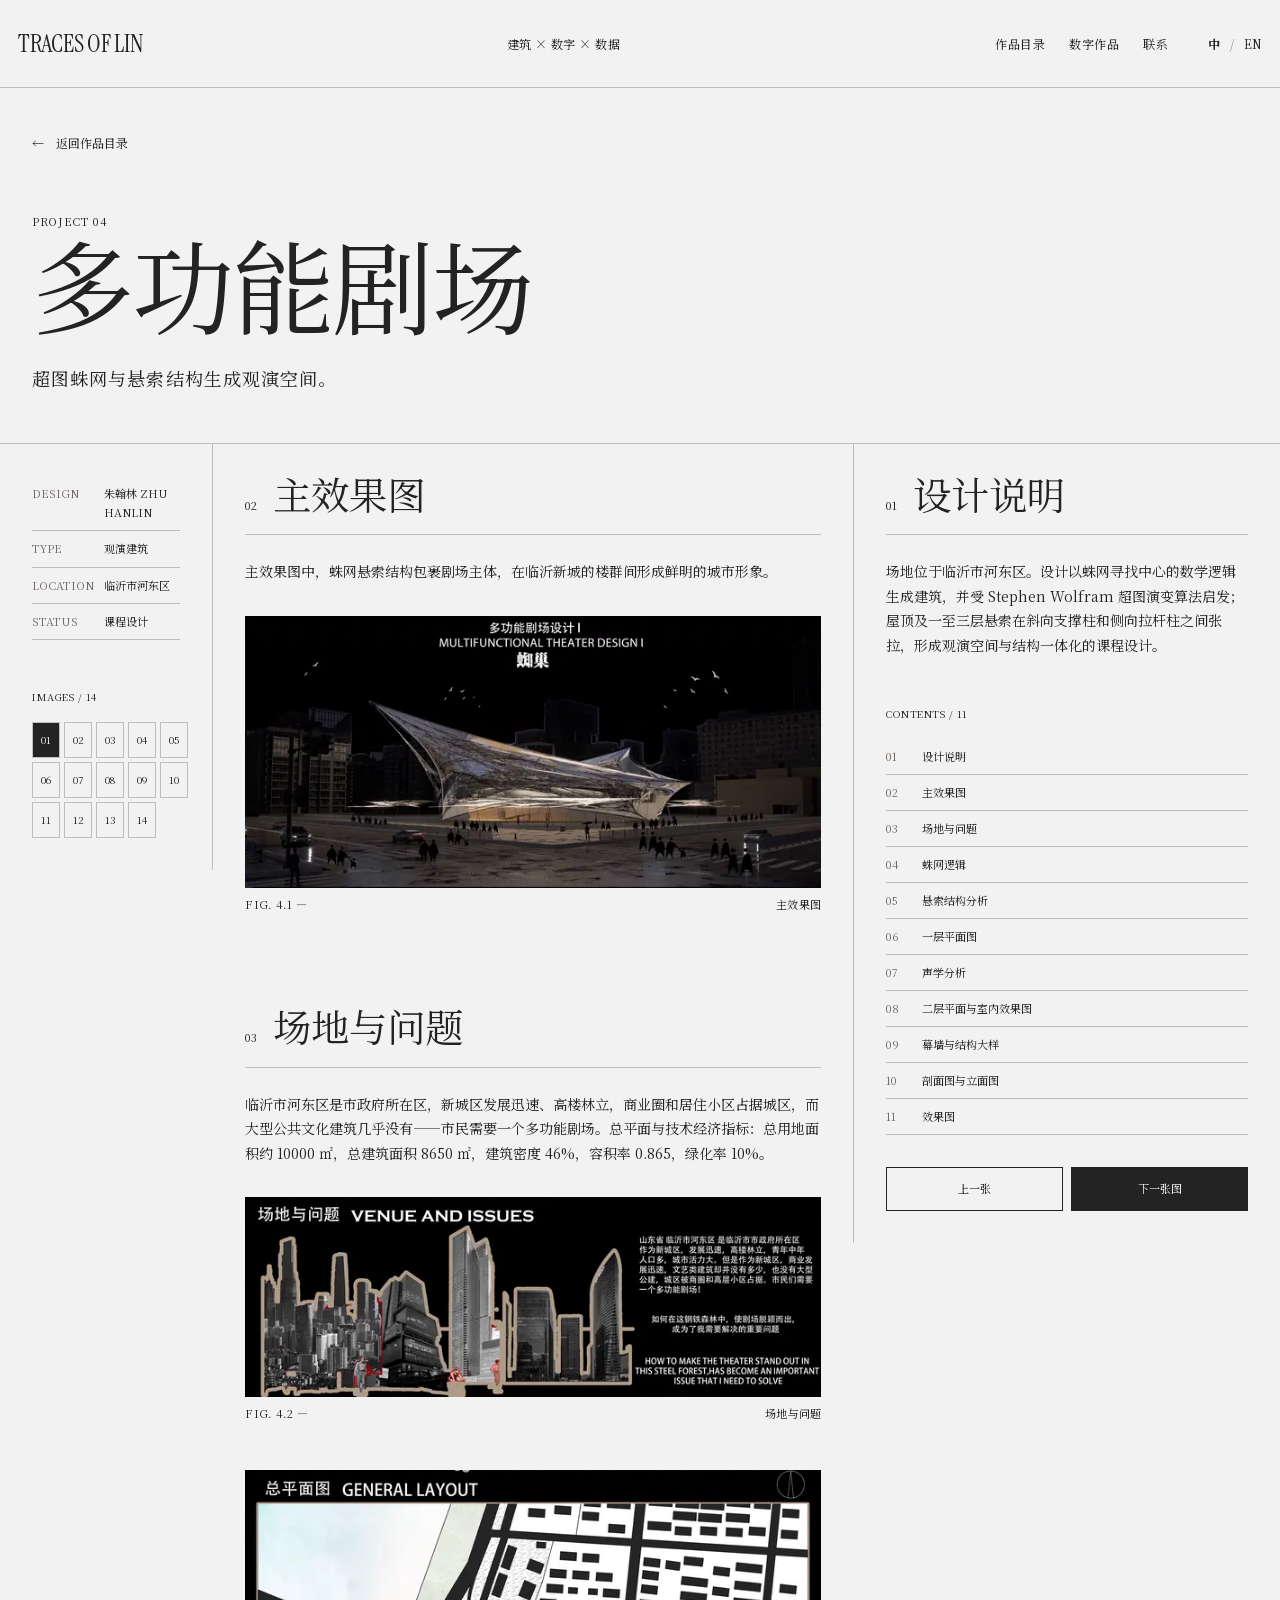
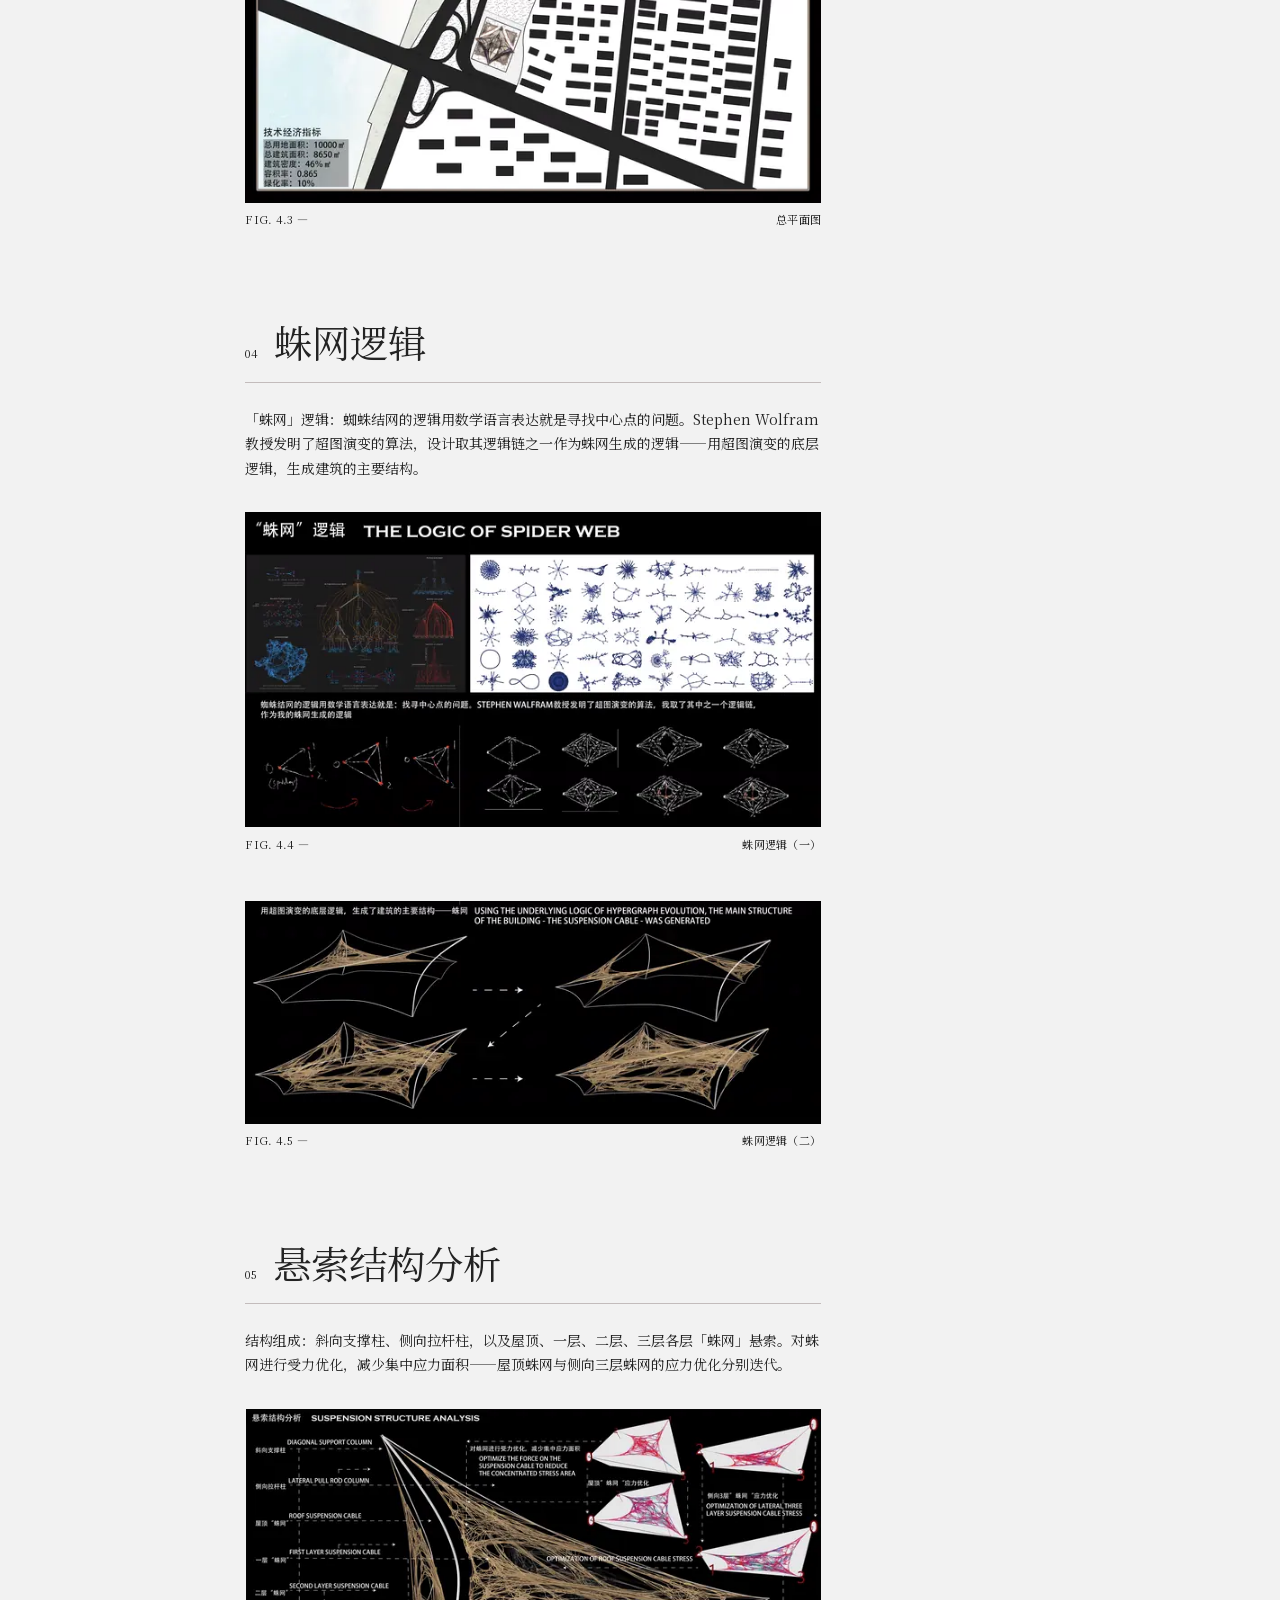
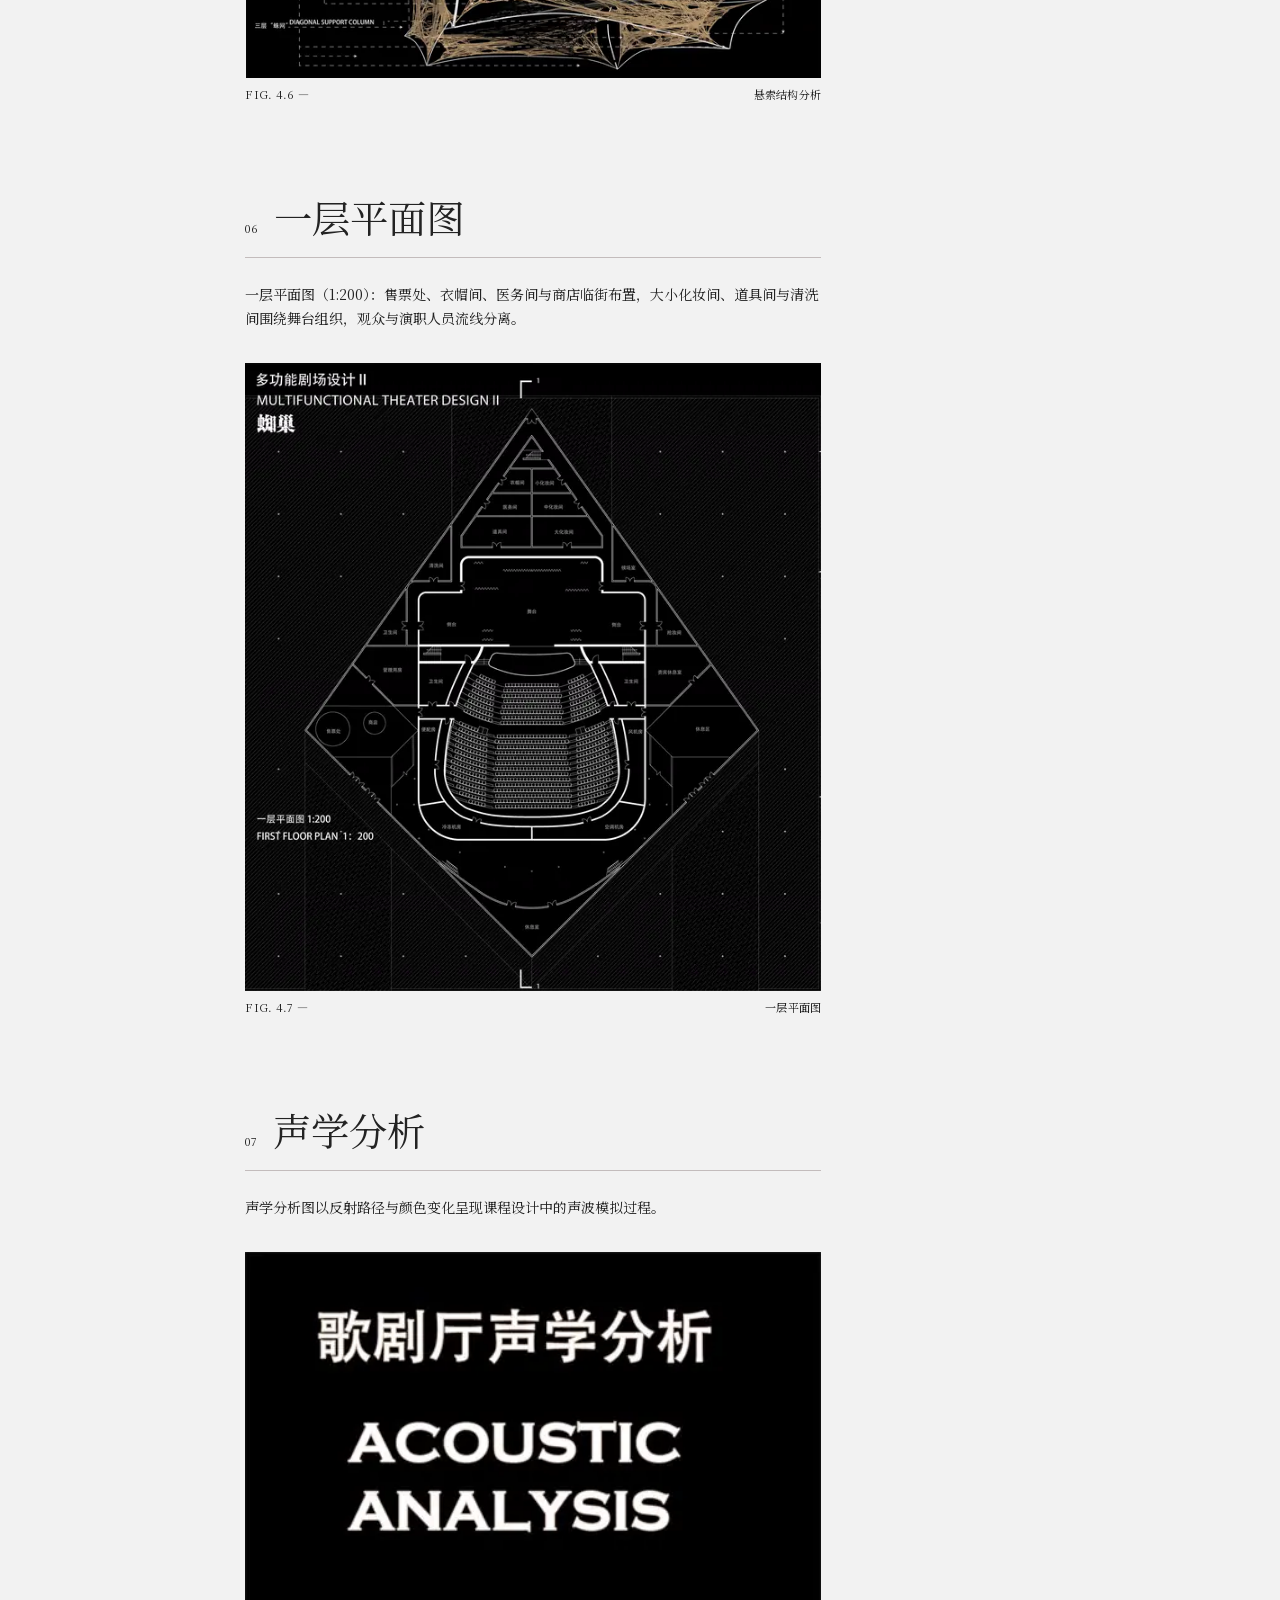
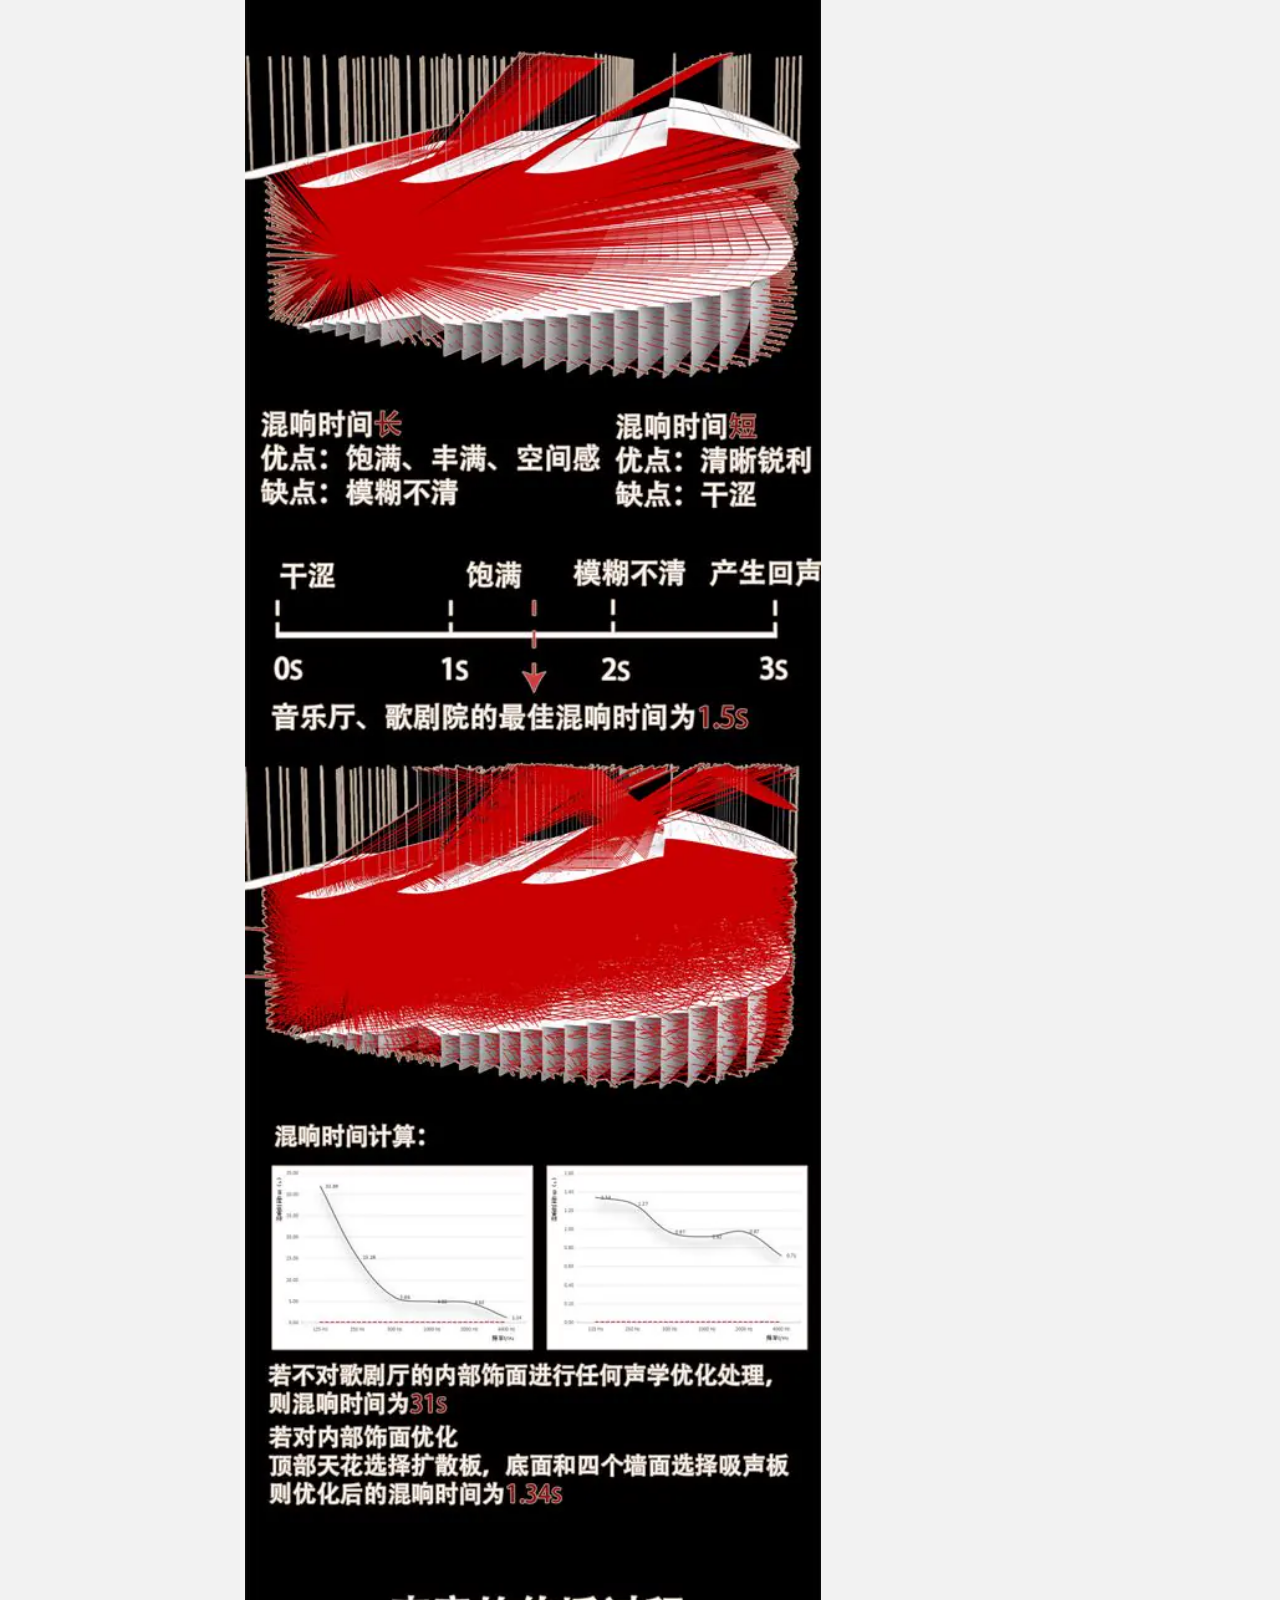
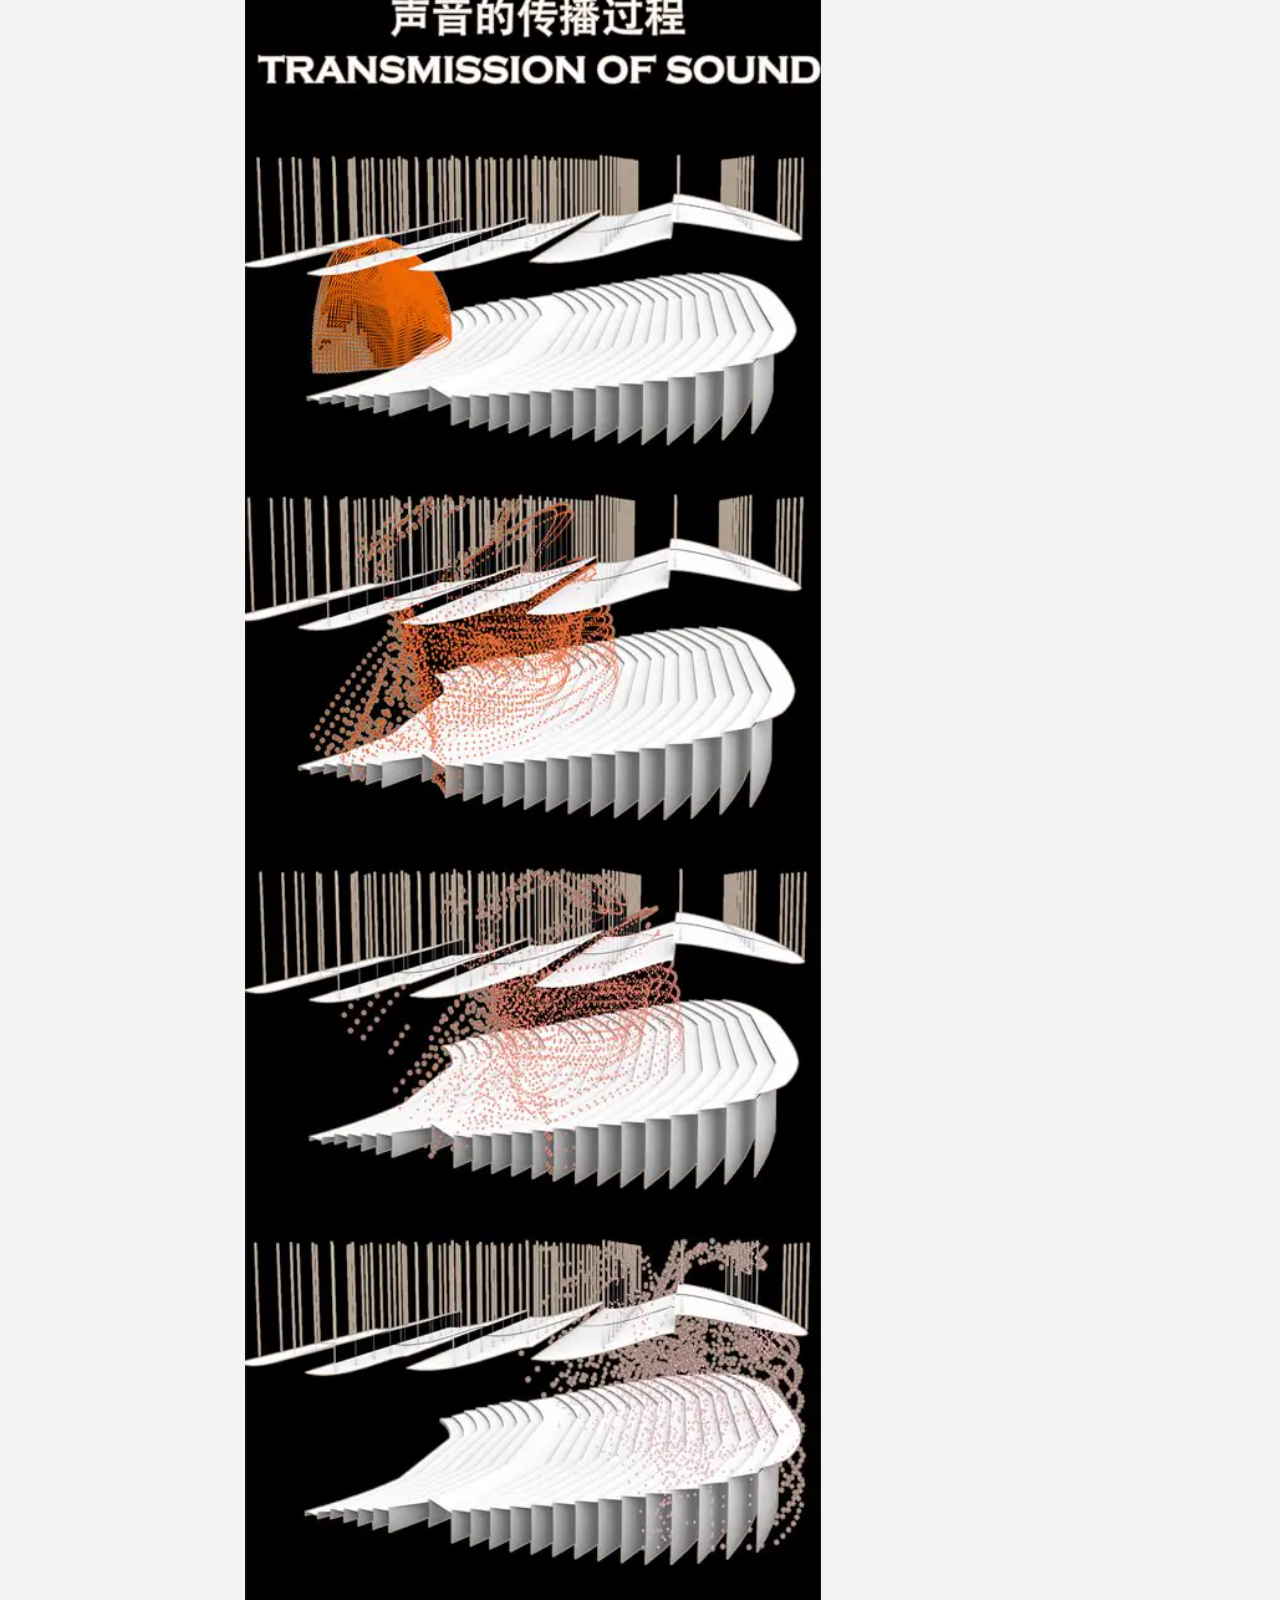
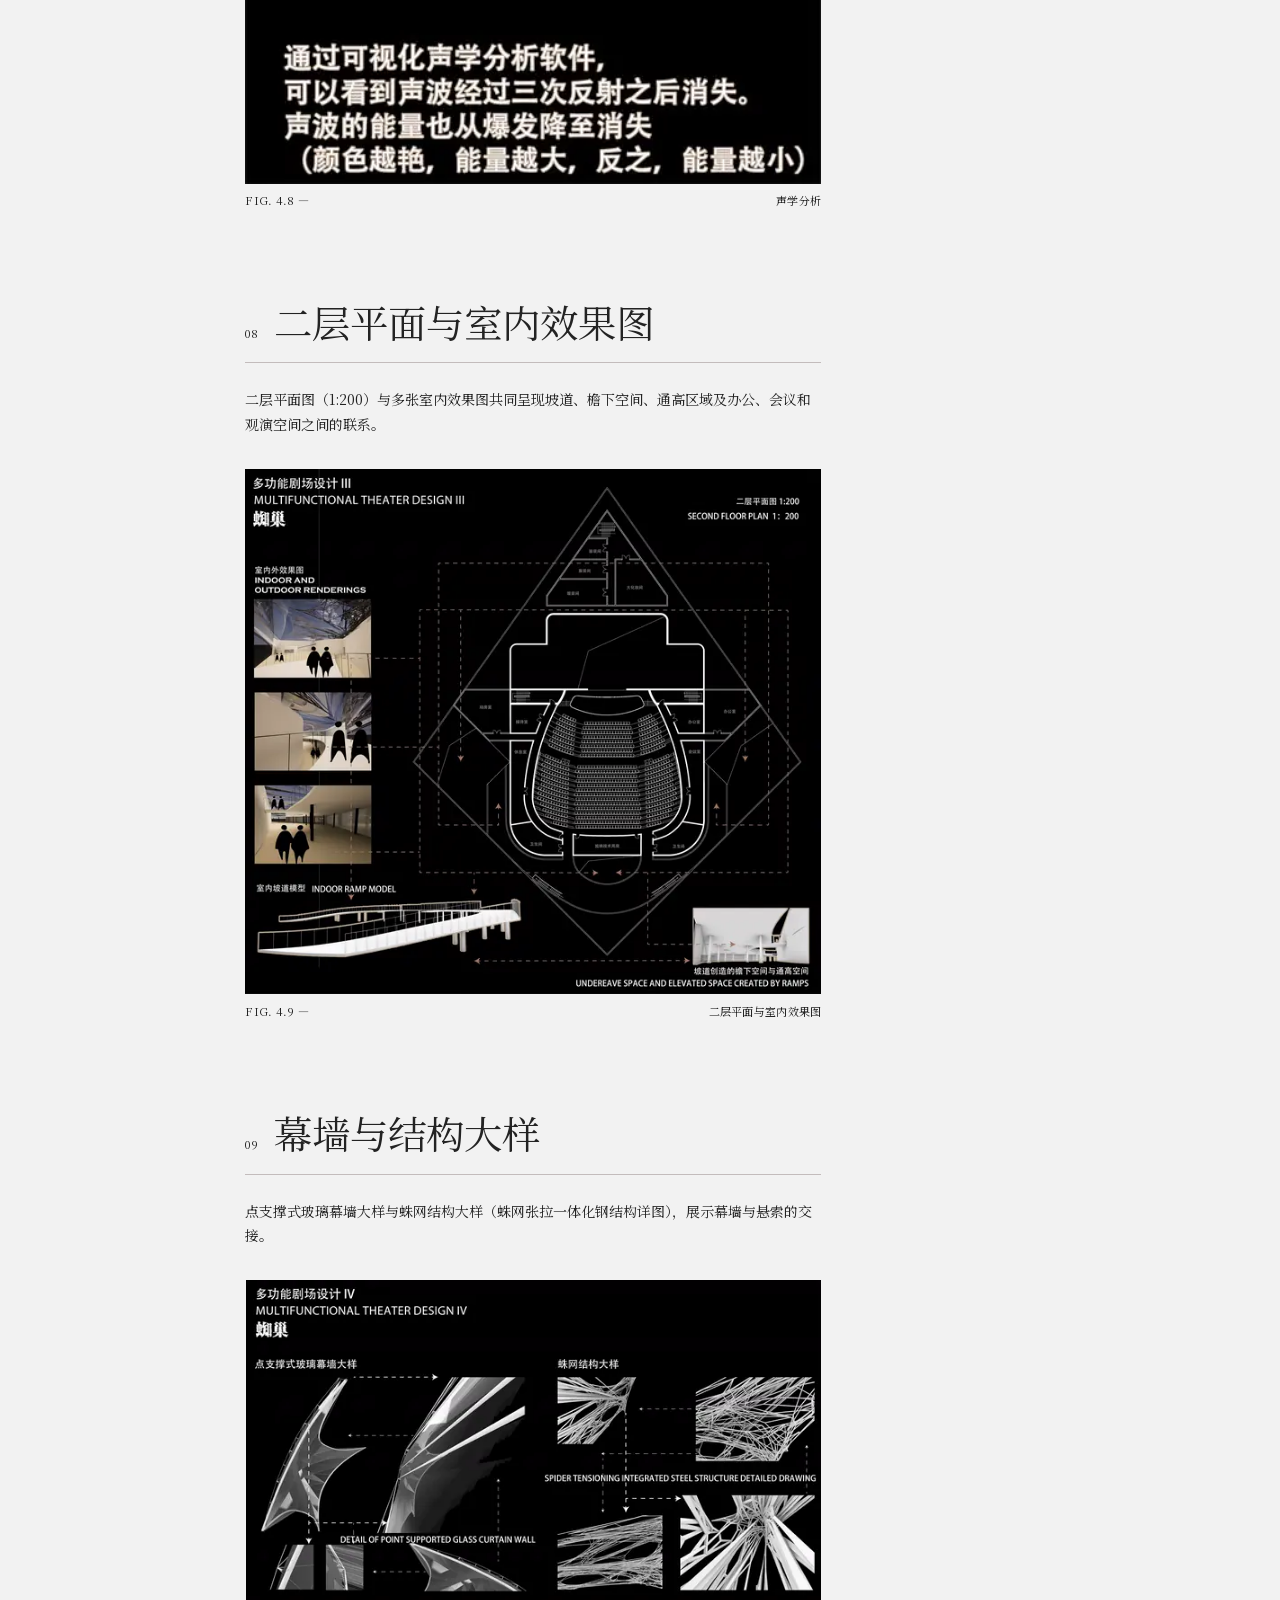
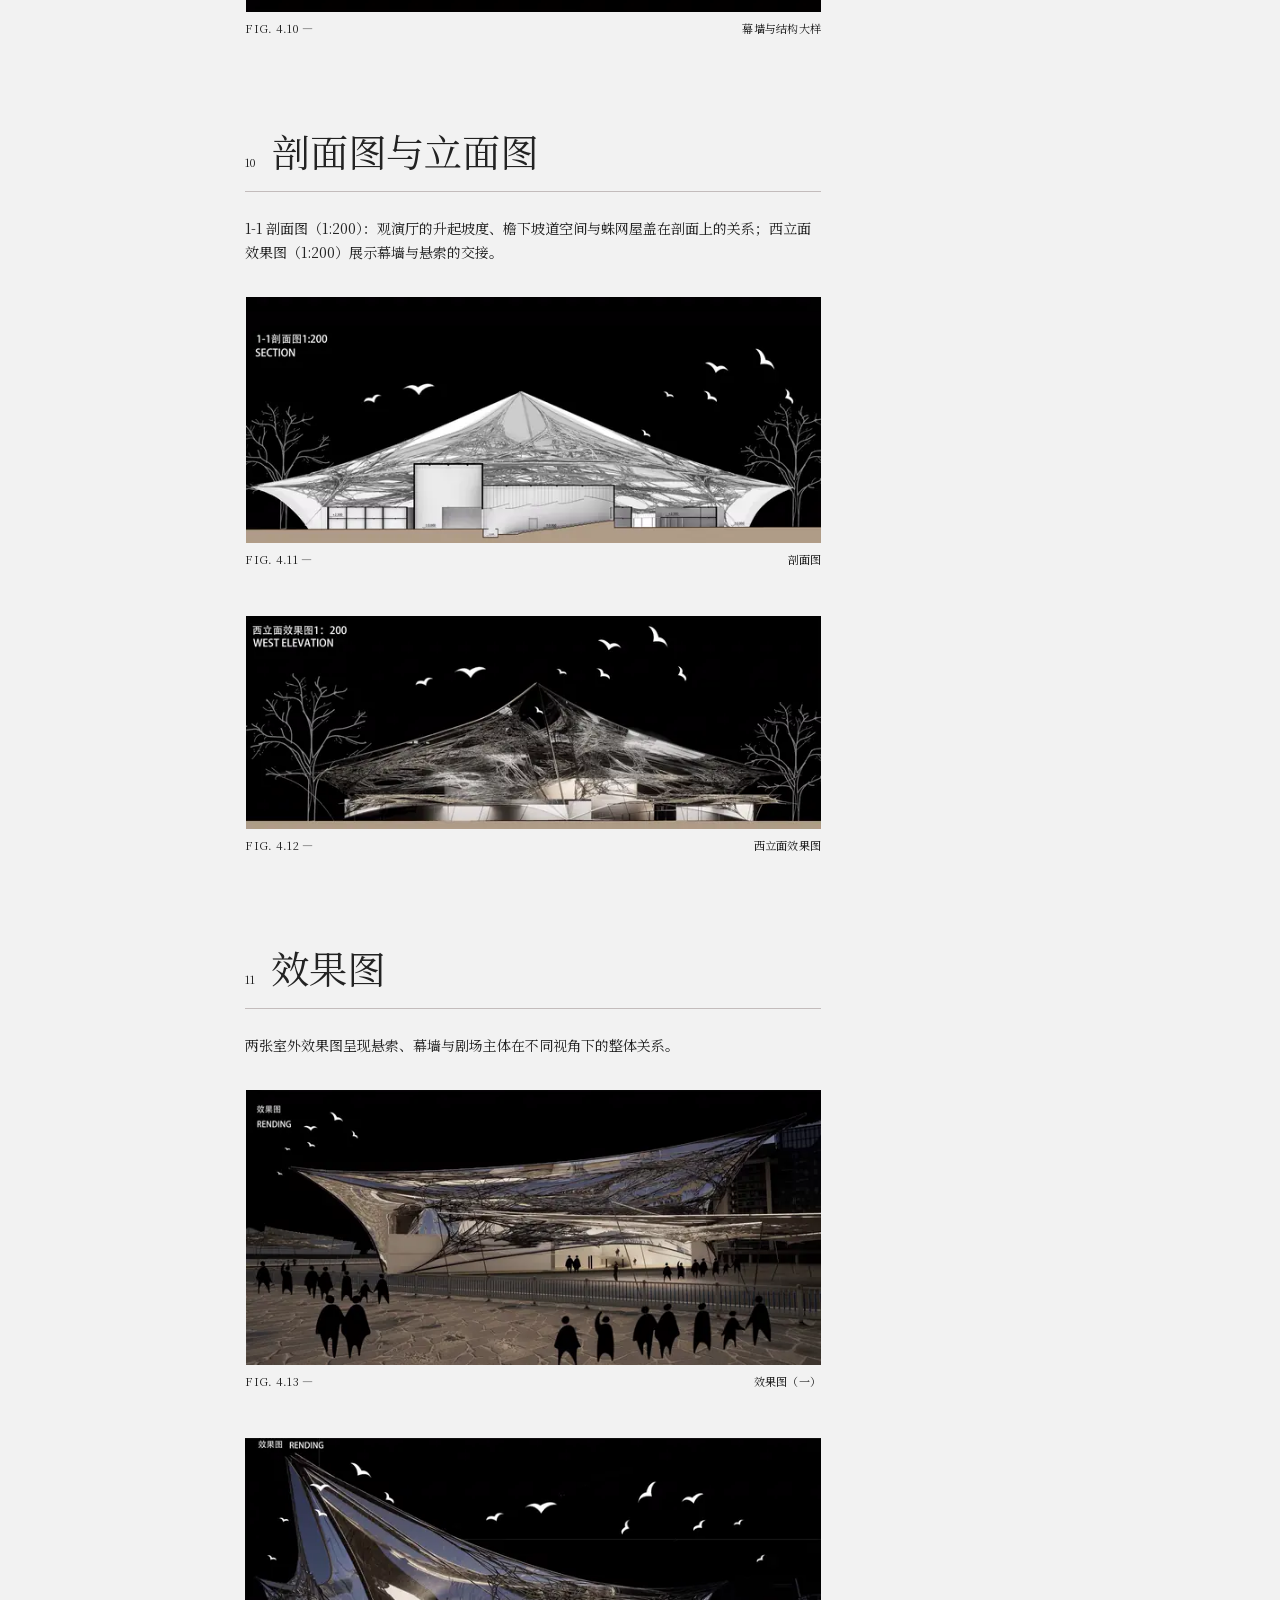
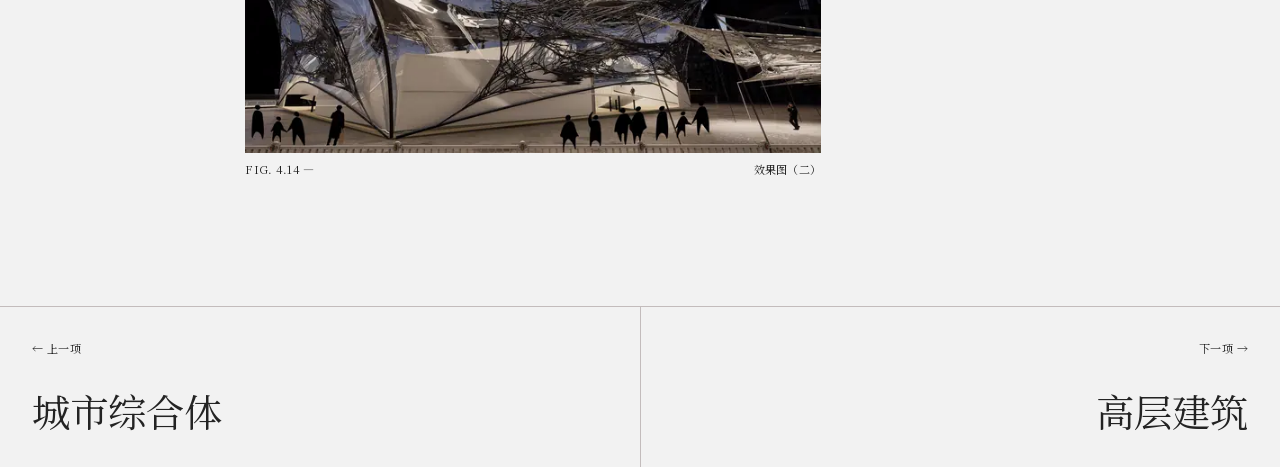
<file: project-04.html>
<!doctype html>
<html lang="zh-CN">
<head>
  <meta charset="utf-8">
  <meta name="viewport" content="width=device-width, initial-scale=1">
  <meta name="description" content="多功能剧场：朱翰林的建筑设计项目，沿用旧站十四张选图与十一章导航。">
  <title>多功能剧场 — TRACES OF LIN</title>
  <!-- GENERATED FROM index.html BY tools/sync-redesign-route.mjs; DO NOT EDIT -->
  <link rel="icon" href="./favicon.svg" type="image/svg+xml">
  <link rel="stylesheet" href="./assets/css/fonts.css">
  <link rel="stylesheet" href="./assets/css/site.css">
  <script src="./assets/js/site.js" defer></script>
</head>
<body id="top" class="standalone-page">
  <a class="skip-link" href="#main"><span class="zh">跳到正文</span><span class="en" lang="en">Skip to content</span></a>
  <header class="site-header">
    <a class="wordmark" href="./index.html">TRACES OF LIN</a>
    <p class="header-discipline"><span class="zh">建筑 × 数字 × 数据</span><span class="en" lang="en">Architecture × Digital × Data</span></p>
    <nav class="desktop-nav" aria-label="主导航">
      <a href="./index.html#works"><span class="zh">作品目录</span><span class="en" lang="en">Works</span></a>
      <a href="./index.html#digital"><span class="zh">数字作品</span><span class="en" lang="en">Digital</span></a>
      <a href="./index.html#contact"><span class="zh">联系</span><span class="en" lang="en">Contact</span></a>
    </nav>
    <button class="language-toggle" type="button" role="switch" aria-checked="false" aria-label="切换到英文"><span class="language-zh">中</span><span class="language-divider">/</span><span class="language-en">EN</span></button>
  </header>
  <main id="main">
<article class="project-article" data-project-article="04">
      <header class="project-header">
        <a class="project-close" href="./index.html#works" data-project-close aria-label="关闭项目并返回首页"><span aria-hidden="true">←</span><span class="zh">返回作品目录</span><span class="en" lang="en">Back to index</span></a>
        <p>PROJECT 04</p>
        <h1><span class="zh">多功能剧场</span><span class="en" lang="en">Multifunctional Theatre</span></h1>
        <p class="project-subtitle"><span class="zh">超图蛛网与悬索结构生成观演空间。</span><span class="en" lang="en">Hypergraph webs and suspension structure shape a performance space.</span></p>
      </header>
      <div class="project-layout">
        <aside class="project-meta">
          <dl><div><dt>DESIGN</dt><dd>朱翰林 ZHU HANLIN</dd></div><div><dt>TYPE</dt><dd><span class="zh">观演建筑</span><span class="en" lang="en">Theatre</span></dd></div><div><dt>LOCATION</dt><dd><span class="zh">临沂市河东区</span><span class="en" lang="en">Hedong, Linyi</span></dd></div><div><dt>STATUS</dt><dd><span class="zh">课程设计</span><span class="en" lang="en">Studio</span></dd></div></dl>
          <nav class="figure-nav" aria-label="14 张项目图片">
            <p>IMAGES / 14</p>
            <ol><li><button type="button" data-figure-target="1">01</button></li><li><button type="button" data-figure-target="2">02</button></li><li><button type="button" data-figure-target="3">03</button></li><li><button type="button" data-figure-target="4">04</button></li><li><button type="button" data-figure-target="5">05</button></li><li><button type="button" data-figure-target="6">06</button></li><li><button type="button" data-figure-target="7">07</button></li><li><button type="button" data-figure-target="8">08</button></li><li><button type="button" data-figure-target="9">09</button></li><li><button type="button" data-figure-target="10">10</button></li><li><button type="button" data-figure-target="11">11</button></li><li><button type="button" data-figure-target="12">12</button></li><li><button type="button" data-figure-target="13">13</button></li><li><button type="button" data-figure-target="14">14</button></li></ol>
          </nav>
        </aside>

        <div class="project-track">
          <section id="rendering" class="project-section" aria-labelledby="04-rendering-title">
            <div class="project-section-heading"><span>02</span><h2 id="04-rendering-title"><span class="zh">主效果图</span><span class="en" lang="en">MAIN RENDERING</span></h2></div>
            <p class="zh">主效果图中，蛛网悬索结构包裹剧场主体，在临沂新城的楼群间形成鲜明的城市形象。</p>
            <p class="en" lang="en">In the main rendering, a spider-web suspension structure wraps the theatre volume, giving it a distinct urban presence among the buildings of new Linyi.</p>
            <figure class="project-figure" data-figure="1" id="figure-01"><a class="image-button" href="./assets/images/theatre-01-1600.webp" data-lightbox-src="./assets/images/theatre-01-1600.webp" data-caption-zh="FIG. 4.1 — 主效果图" data-caption-en="FIG. 4.1 — MAIN RENDERING"><img src="./assets/images/theatre-01-960.webp" srcset="./assets/images/theatre-01-640.webp 640w, ./assets/images/theatre-01-960.webp 960w, ./assets/images/theatre-01-1600.webp 1600w" sizes="(max-width: 767px) calc(100vw - 32px), 44vw" width="1600" height="756" style="aspect-ratio: 1600 / 756" alt="多功能剧场设计主效果图" fetchpriority="high"></a><figcaption>FIG. 4.1 — <span class="zh">主效果图</span><span class="en" lang="en">MAIN RENDERING</span></figcaption></figure>
          </section>

          <section id="venue" class="project-section" aria-labelledby="04-venue-title">
            <div class="project-section-heading"><span>03</span><h2 id="04-venue-title"><span class="zh">场地与问题</span><span class="en" lang="en">VENUE &amp; ISSUES</span></h2></div>
            <p class="zh">临沂市河东区是市政府所在区，新城区发展迅速、高楼林立，商业圈和居住小区占据城区，而大型公共文化建筑几乎没有——市民需要一个多功能剧场。总平面与技术经济指标：总用地面积约 10000 ㎡，总建筑面积 8650 ㎡，建筑密度 46%，容积率 0.865，绿化率 10%。</p>
            <p class="en" lang="en">Hedong District, seat of the Linyi municipal government, is a fast-growing new town crowded with commerce and housing but almost no major public cultural building — citizens need a multifunctional theatre. General layout with technical-economic indices: site area about 10,000 m², GFA 8,650 m², coverage 46%, FAR 0.865, greening 10%.</p>
            <figure class="project-figure" data-figure="2" id="figure-02"><a class="image-button" href="./assets/images/theatre-02-1600.webp" data-lightbox-src="./assets/images/theatre-02-1600.webp" data-caption-zh="FIG. 4.2 — 场地与问题" data-caption-en="FIG. 4.2 — VENUE &amp; ISSUES"><img src="./assets/images/theatre-02-960.webp" srcset="./assets/images/theatre-02-640.webp 640w, ./assets/images/theatre-02-960.webp 960w, ./assets/images/theatre-02-1600.webp 1600w" sizes="(max-width: 767px) calc(100vw - 32px), 44vw" width="1600" height="556" style="aspect-ratio: 1600 / 556" alt="场地与问题图" loading="lazy" decoding="async"></a><figcaption>FIG. 4.2 — <span class="zh">场地与问题</span><span class="en" lang="en">VENUE &amp; ISSUES</span></figcaption></figure>
            <figure class="project-figure" data-figure="3" id="figure-03"><a class="image-button" href="./assets/images/theatre-03-1600.webp" data-lightbox-src="./assets/images/theatre-03-1600.webp" data-caption-zh="FIG. 4.3 — 总平面图" data-caption-en="FIG. 4.3 — GENERAL LAYOUT"><img src="./assets/images/theatre-03-960.webp" srcset="./assets/images/theatre-03-640.webp 640w, ./assets/images/theatre-03-960.webp 960w, ./assets/images/theatre-03-1600.webp 1600w" sizes="(max-width: 767px) calc(100vw - 32px), 44vw" width="1600" height="926" style="aspect-ratio: 1600 / 926" alt="总平面图" loading="lazy" decoding="async"></a><figcaption>FIG. 4.3 — <span class="zh">总平面图</span><span class="en" lang="en">GENERAL LAYOUT</span></figcaption></figure>
          </section>

          <section id="logic" class="project-section" aria-labelledby="04-logic-title">
            <div class="project-section-heading"><span>04</span><h2 id="04-logic-title"><span class="zh">蛛网逻辑</span><span class="en" lang="en">SPIDER-WEB LOGIC</span></h2></div>
            <p class="zh">「蛛网」逻辑：蜘蛛结网的逻辑用数学语言表达就是寻找中心点的问题。Stephen Wolfram 教授发明了超图演变的算法，设计取其逻辑链之一作为蛛网生成的逻辑——用超图演变的底层逻辑，生成建筑的主要结构。</p>
            <p class="en" lang="en">The web logic: in mathematical language, web-spinning is the problem of finding a centre. Taking one logic chain from Professor Stephen Wolfram&#39;s hypergraph-evolution algorithm as the generative rule, the underlying logic of hypergraph evolution produces the building&#39;s main structure.</p>
            <figure class="project-figure" data-figure="4" id="figure-04"><a class="image-button" href="./assets/images/theatre-04-1600.webp" data-lightbox-src="./assets/images/theatre-04-1600.webp" data-caption-zh="FIG. 4.4 — 蛛网逻辑（一）" data-caption-en="FIG. 4.4 — SPIDER-WEB LOGIC I"><img src="./assets/images/theatre-04-960.webp" srcset="./assets/images/theatre-04-640.webp 640w, ./assets/images/theatre-04-960.webp 960w, ./assets/images/theatre-04-1600.webp 1600w" sizes="(max-width: 767px) calc(100vw - 32px), 44vw" width="1600" height="876" style="aspect-ratio: 1600 / 876" alt="蛛网逻辑图一" loading="lazy" decoding="async"></a><figcaption>FIG. 4.4 — <span class="zh">蛛网逻辑（一）</span><span class="en" lang="en">SPIDER-WEB LOGIC I</span></figcaption></figure>
            <figure class="project-figure" data-figure="5" id="figure-05"><a class="image-button" href="./assets/images/theatre-05-1600.webp" data-lightbox-src="./assets/images/theatre-05-1600.webp" data-caption-zh="FIG. 4.5 — 蛛网逻辑（二）" data-caption-en="FIG. 4.5 — SPIDER-WEB LOGIC II"><img src="./assets/images/theatre-05-960.webp" srcset="./assets/images/theatre-05-640.webp 640w, ./assets/images/theatre-05-960.webp 960w, ./assets/images/theatre-05-1600.webp 1600w" sizes="(max-width: 767px) calc(100vw - 32px), 44vw" width="1600" height="622" style="aspect-ratio: 1600 / 622" alt="蛛网逻辑图二" loading="lazy" decoding="async"></a><figcaption>FIG. 4.5 — <span class="zh">蛛网逻辑（二）</span><span class="en" lang="en">SPIDER-WEB LOGIC II</span></figcaption></figure>
          </section>

          <section id="performance" class="project-section" aria-labelledby="04-performance-title">
            <div class="project-section-heading"><span>05</span><h2 id="04-performance-title"><span class="zh">悬索结构分析</span><span class="en" lang="en">SUSPENSION STRUCTURE</span></h2></div>
            <p class="zh">结构组成：斜向支撑柱、侧向拉杆柱，以及屋顶、一层、二层、三层各层「蛛网」悬索。对蛛网进行受力优化，减少集中应力面积——屋顶蛛网与侧向三层蛛网的应力优化分别迭代。</p>
            <p class="en" lang="en">Structure: diagonal support columns and lateral tie columns carry the web of suspension cables at roof level and on floors one, two and three. The web is force-optimised to reduce concentrated stress areas — roof web and lateral three-layer web are each iteratively refined.</p>
            <figure class="project-figure" data-figure="6" id="figure-06"><a class="image-button" href="./assets/images/theatre-06-1600.webp" data-lightbox-src="./assets/images/theatre-06-1600.webp" data-caption-zh="FIG. 4.6 — 悬索结构分析" data-caption-en="FIG. 4.6 — SUSPENSION STRUCTURE"><img src="./assets/images/theatre-06-960.webp" srcset="./assets/images/theatre-06-640.webp 640w, ./assets/images/theatre-06-960.webp 960w, ./assets/images/theatre-06-1600.webp 1600w" sizes="(max-width: 767px) calc(100vw - 32px), 44vw" width="1600" height="748" style="aspect-ratio: 1600 / 748" alt="悬索结构分析图" loading="lazy" decoding="async"></a><figcaption>FIG. 4.6 — <span class="zh">悬索结构分析</span><span class="en" lang="en">SUSPENSION STRUCTURE</span></figcaption></figure>
          </section>

          <section id="plans" class="project-section" aria-labelledby="04-plans-title">
            <div class="project-section-heading"><span>06</span><h2 id="04-plans-title"><span class="zh">一层平面图</span><span class="en" lang="en">GROUND FLOOR PLAN</span></h2></div>
            <p class="zh">一层平面图（1:200）：售票处、衣帽间、医务间与商店临街布置，大小化妆间、道具间与清洗间围绕舞台组织，观众与演职人员流线分离。</p>
            <p class="en" lang="en">Ground floor plan (1:200): box office, cloakroom, infirmary and shops front the street; make-up rooms, prop and washing rooms wrap the stage. Audience and performer routes stay separate.</p>
            <figure class="project-figure" data-figure="7" id="figure-07"><a class="image-button" href="./assets/images/theatre-07-1600.webp" data-lightbox-src="./assets/images/theatre-07-1600.webp" data-caption-zh="FIG. 4.7 — 一层平面图" data-caption-en="FIG. 4.7 — GROUND FLOOR PLAN"><img src="./assets/images/theatre-07-960.webp" srcset="./assets/images/theatre-07-640.webp 640w, ./assets/images/theatre-07-960.webp 960w, ./assets/images/theatre-07-1600.webp 1600w" sizes="(max-width: 767px) calc(100vw - 32px), 44vw" width="1600" height="1746" style="aspect-ratio: 1600 / 1746" alt="一层平面图" loading="lazy" decoding="async"></a><figcaption>FIG. 4.7 — <span class="zh">一层平面图</span><span class="en" lang="en">GROUND FLOOR PLAN</span></figcaption></figure>
          </section>

          <section id="acoustics" class="project-section" aria-labelledby="04-acoustics-title">
            <div class="project-section-heading"><span>07</span><h2 id="04-acoustics-title"><span class="zh">声学分析</span><span class="en" lang="en">ACOUSTICS</span></h2></div>
            <p class="zh">声学分析图以反射路径与颜色变化呈现课程设计中的声波模拟过程。</p>
            <p class="en" lang="en">The acoustic study uses reflection paths and colour changes to present the sound-wave simulation developed for this studio project.</p>
            <figure class="project-figure" data-figure="8" id="figure-08"><a class="image-button" href="./assets/images/theatre-08-463.webp" data-lightbox-src="./assets/images/theatre-08-463.webp" data-caption-zh="FIG. 4.8 — 声学分析" data-caption-en="FIG. 4.8 — ACOUSTICS"><img src="./assets/images/theatre-08-463.webp" srcset="./assets/images/theatre-08-463.webp 463w" sizes="(max-width: 767px) calc(100vw - 32px), 44vw" width="463" height="3000" style="aspect-ratio: 463 / 3000" alt="声学分析图" loading="lazy" decoding="async"></a><figcaption>FIG. 4.8 — <span class="zh">声学分析</span><span class="en" lang="en">ACOUSTICS</span></figcaption></figure>
          </section>

          <section id="ramps" class="project-section" aria-labelledby="04-ramps-title">
            <div class="project-section-heading"><span>08</span><h2 id="04-ramps-title"><span class="zh">二层平面与室内效果图</span><span class="en" lang="en">Second Floor &amp; Interior Renderings</span></h2></div>
            <p class="zh">二层平面图（1:200）与多张室内效果图共同呈现坡道、檐下空间、通高区域及办公、会议和观演空间之间的联系。</p>
            <p class="en" lang="en">The second-floor plan (1:200) and interior views present the ramp, sheltered and double-height spaces, and connections between offices, meeting rooms and performance areas.</p>
            <figure class="project-figure" data-figure="9" id="figure-09"><a class="image-button" href="./assets/images/theatre-09-1600.webp" data-lightbox-src="./assets/images/theatre-09-1600.webp" data-caption-zh="FIG. 4.9 — 二层平面与室内效果图" data-caption-en="FIG. 4.9 — Second Floor &amp; Interior Renderings"><img src="./assets/images/theatre-09-960.webp" srcset="./assets/images/theatre-09-640.webp 640w, ./assets/images/theatre-09-960.webp 960w, ./assets/images/theatre-09-1600.webp 1600w" sizes="(max-width: 767px) calc(100vw - 32px), 44vw" width="1600" height="1462" style="aspect-ratio: 1600 / 1462" alt="多功能剧场二层平面与多张室内效果图" loading="lazy" decoding="async"></a><figcaption>FIG. 4.9 — <span class="zh">二层平面与室内效果图</span><span class="en" lang="en">Second Floor &amp; Interior Renderings</span></figcaption></figure>
          </section>

          <section id="stage" class="project-section" aria-labelledby="04-stage-title">
            <div class="project-section-heading"><span>09</span><h2 id="04-stage-title"><span class="zh">幕墙与结构大样</span><span class="en" lang="en">CURTAIN WALL &amp; STRUCTURE</span></h2></div>
            <p class="zh">点支撑式玻璃幕墙大样与蛛网结构大样（蛛网张拉一体化钢结构详图），展示幕墙与悬索的交接。</p>
            <p class="en" lang="en">Detail of the point-supported glass curtain wall and the spider tensioning integrated steel structure, showing the junction of glazing and cables.</p>
            <figure class="project-figure" data-figure="10" id="figure-10"><a class="image-button" href="./assets/images/theatre-10-1600.webp" data-lightbox-src="./assets/images/theatre-10-1600.webp" data-caption-zh="FIG. 4.10 — 幕墙与结构大样" data-caption-en="FIG. 4.10 — CURTAIN WALL &amp; STRUCTURE"><img src="./assets/images/theatre-10-960.webp" srcset="./assets/images/theatre-10-640.webp 640w, ./assets/images/theatre-10-960.webp 960w, ./assets/images/theatre-10-1600.webp 1600w" sizes="(max-width: 767px) calc(100vw - 32px), 44vw" width="1600" height="924" style="aspect-ratio: 1600 / 924" alt="幕墙与结构大样图" loading="lazy" decoding="async"></a><figcaption>FIG. 4.10 — <span class="zh">幕墙与结构大样</span><span class="en" lang="en">CURTAIN WALL &amp; STRUCTURE</span></figcaption></figure>
          </section>

          <section id="sections-view" class="project-section" aria-labelledby="04-sections-view-title">
            <div class="project-section-heading"><span>10</span><h2 id="04-sections-view-title"><span class="zh">剖面图与立面图</span><span class="en" lang="en">SECTION &amp; ELEVATION</span></h2></div>
            <p class="zh">1-1 剖面图（1:200）：观演厅的升起坡度、檐下坡道空间与蛛网屋盖在剖面上的关系；西立面效果图（1:200）展示幕墙与悬索的交接。</p>
            <p class="en" lang="en">Section 1-1 (1:200): the auditorium rake, the ramped under-eave space and the web roof read together in section; the west elevation (1:200) shows the junction of glazing and cables.</p>
            <figure class="project-figure" data-figure="11" id="figure-11"><a class="image-button" href="./assets/images/theatre-11-1600.webp" data-lightbox-src="./assets/images/theatre-11-1600.webp" data-caption-zh="FIG. 4.11 — 剖面图" data-caption-en="FIG. 4.11 — SECTION"><img src="./assets/images/theatre-11-960.webp" srcset="./assets/images/theatre-11-640.webp 640w, ./assets/images/theatre-11-960.webp 960w, ./assets/images/theatre-11-1600.webp 1600w" sizes="(max-width: 767px) calc(100vw - 32px), 44vw" width="1600" height="684" style="aspect-ratio: 1600 / 684" alt="剖面图" loading="lazy" decoding="async"></a><figcaption>FIG. 4.11 — <span class="zh">剖面图</span><span class="en" lang="en">SECTION</span></figcaption></figure>
            <figure class="project-figure" data-figure="12" id="figure-12"><a class="image-button" href="./assets/images/theatre-12-1600.webp" data-lightbox-src="./assets/images/theatre-12-1600.webp" data-caption-zh="FIG. 4.12 — 西立面效果图" data-caption-en="FIG. 4.12 — WEST ELEVATION VIEW"><img src="./assets/images/theatre-12-960.webp" srcset="./assets/images/theatre-12-640.webp 640w, ./assets/images/theatre-12-960.webp 960w, ./assets/images/theatre-12-1600.webp 1600w" sizes="(max-width: 767px) calc(100vw - 32px), 44vw" width="1600" height="594" style="aspect-ratio: 1600 / 594" alt="西立面效果图" loading="lazy" decoding="async"></a><figcaption>FIG. 4.12 — <span class="zh">西立面效果图</span><span class="en" lang="en">WEST ELEVATION VIEW</span></figcaption></figure>
          </section>

          <section id="renderings" class="project-section" aria-labelledby="04-renderings-title">
            <div class="project-section-heading"><span>11</span><h2 id="04-renderings-title"><span class="zh">效果图</span><span class="en" lang="en">RENDERINGS</span></h2></div>
            <p class="zh">两张室外效果图呈现悬索、幕墙与剧场主体在不同视角下的整体关系。</p>
            <p class="en" lang="en">Two exterior renderings present the overall relationship between suspension cables, curtain walls and the theatre volume from different viewpoints.</p>
            <figure class="project-figure" data-figure="13" id="figure-13"><a class="image-button" href="./assets/images/theatre-13-1600.webp" data-lightbox-src="./assets/images/theatre-13-1600.webp" data-caption-zh="FIG. 4.13 — 效果图（一）" data-caption-en="FIG. 4.13 — RENDERING I"><img src="./assets/images/theatre-13-960.webp" srcset="./assets/images/theatre-13-640.webp 640w, ./assets/images/theatre-13-960.webp 960w, ./assets/images/theatre-13-1600.webp 1600w" sizes="(max-width: 767px) calc(100vw - 32px), 44vw" width="1600" height="764" style="aspect-ratio: 1600 / 764" alt="效果图一" loading="lazy" decoding="async"></a><figcaption>FIG. 4.13 — <span class="zh">效果图（一）</span><span class="en" lang="en">RENDERING I</span></figcaption></figure>
            <figure class="project-figure" data-figure="14" id="figure-14"><a class="image-button" href="./assets/images/theatre-14-1600.webp" data-lightbox-src="./assets/images/theatre-14-1600.webp" data-caption-zh="FIG. 4.14 — 效果图（二）" data-caption-en="FIG. 4.14 — RENDERING II"><img src="./assets/images/theatre-14-960.webp" srcset="./assets/images/theatre-14-640.webp 640w, ./assets/images/theatre-14-960.webp 960w, ./assets/images/theatre-14-1600.webp 1600w" sizes="(max-width: 767px) calc(100vw - 32px), 44vw" width="1600" height="878" style="aspect-ratio: 1600 / 878" alt="效果图二" loading="lazy" decoding="async"></a><figcaption>FIG. 4.14 — <span class="zh">效果图（二）</span><span class="en" lang="en">RENDERING II</span></figcaption></figure>
          </section>
        </div>

        <aside class="project-info">
          <section id="abstract" class="project-section project-abstract" aria-labelledby="04-abstract-title">
            <div class="project-section-heading"><span>01</span><h2 id="04-abstract-title"><span class="zh">设计说明</span><span class="en" lang="en">Design statement</span></h2></div>
            <p class="zh">场地位于临沂市河东区。设计以蛛网寻找中心的数学逻辑生成建筑，并受 Stephen Wolfram 超图演变算法启发；屋顶及一至三层悬索在斜向支撑柱和侧向拉杆柱之间张拉，形成观演空间与结构一体化的课程设计。</p><p class="en" lang="en">The site lies in Hedong District, Linyi. The building is generated through the centre-seeking logic of a spider web and inspired by Stephen Wolfram&#39;s hypergraph evolution. Suspension cables at the roof and levels one to three span between diagonal supports and lateral tie columns, integrating performance space and structure in this studio project.</p>
          </section>
          <nav class="chapter-nav" aria-label="项目11章目录">
            <p>CONTENTS / 11</p>
            <ol>
              <li><a href="./project-04.html#abstract" data-chapter="abstract"><span>01</span><span class="zh">设计说明</span><span class="en" lang="en">Statement</span></a></li>
              <li><a href="./project-04.html#rendering" data-chapter="rendering"><span>02</span><span class="zh">主效果图</span><span class="en" lang="en">MAIN RENDERING</span></a></li>
              <li><a href="./project-04.html#venue" data-chapter="venue"><span>03</span><span class="zh">场地与问题</span><span class="en" lang="en">VENUE &amp; ISSUES</span></a></li>
              <li><a href="./project-04.html#logic" data-chapter="logic"><span>04</span><span class="zh">蛛网逻辑</span><span class="en" lang="en">SPIDER-WEB LOGIC</span></a></li>
              <li><a href="./project-04.html#performance" data-chapter="performance"><span>05</span><span class="zh">悬索结构分析</span><span class="en" lang="en">SUSPENSION STRUCTURE</span></a></li>
              <li><a href="./project-04.html#plans" data-chapter="plans"><span>06</span><span class="zh">一层平面图</span><span class="en" lang="en">GROUND FLOOR PLAN</span></a></li>
              <li><a href="./project-04.html#acoustics" data-chapter="acoustics"><span>07</span><span class="zh">声学分析</span><span class="en" lang="en">ACOUSTICS</span></a></li>
              <li><a href="./project-04.html#ramps" data-chapter="ramps"><span>08</span><span class="zh">二层平面与室内效果图</span><span class="en" lang="en">Second Floor &amp; Interior Renderings</span></a></li>
              <li><a href="./project-04.html#stage" data-chapter="stage"><span>09</span><span class="zh">幕墙与结构大样</span><span class="en" lang="en">CURTAIN WALL &amp; STRUCTURE</span></a></li>
              <li><a href="./project-04.html#sections-view" data-chapter="sections-view"><span>10</span><span class="zh">剖面图与立面图</span><span class="en" lang="en">SECTION &amp; ELEVATION</span></a></li>
              <li><a href="./project-04.html#renderings" data-chapter="renderings"><span>11</span><span class="zh">效果图</span><span class="en" lang="en">RENDERINGS</span></a></li>
            </ol>
          </nav>
          <div class="project-jump"><button type="button" data-figure-step="-1"><span class="zh">上一张</span><span class="en" lang="en">Previous</span></button><button type="button" data-figure-step="1"><span class="zh">下一张图</span><span class="en" lang="en">Next image</span></button></div>
        </aside>
      </div>
      <nav class="project-pager" aria-label="上一项与下一项作品"><a class="project-link project-pager-link" href="./project-03.html" data-project="03"><span class="project-pager-label">← <span class="zh">上一项</span><span class="en" lang="en">Previous</span></span><strong><span class="zh">城市综合体</span><span class="en" lang="en">Urban Complex</span></strong></a><a class="project-link project-pager-link" href="./project-05.html" data-project="05"><span class="project-pager-label"><span class="zh">下一项</span><span class="en" lang="en">Next</span> →</span><strong><span class="zh">高层建筑</span><span class="en" lang="en">High-rise Design</span></strong></a></nav>
      <nav class="mobile-project-bar" aria-label="项目图片操作"><button type="button" data-figure-step="-1"><span class="zh">上一张</span><span class="en" lang="en">Previous</span></button><a class="project-close" href="./index.html#works" data-project-close><span class="zh">目录</span><span class="en" lang="en">Index</span></a><button type="button" data-figure-step="1"><span class="zh">下一张</span><span class="en" lang="en">Next</span></button></nav>
    </article>
  </main>
  <dialog class="lightbox" id="lightbox" aria-labelledby="lightbox-caption">
    <div class="lightbox-toolbar"><p id="lightbox-caption"></p><button type="button" class="lightbox-close" aria-label="关闭图片"><span class="zh">关闭</span><span class="en" lang="en">Close</span> ×</button></div>
    <div class="lightbox-stage"><img id="lightbox-image" src="[data-uri]" alt=""></div>
  </dialog>
</body>
</html>
</file>
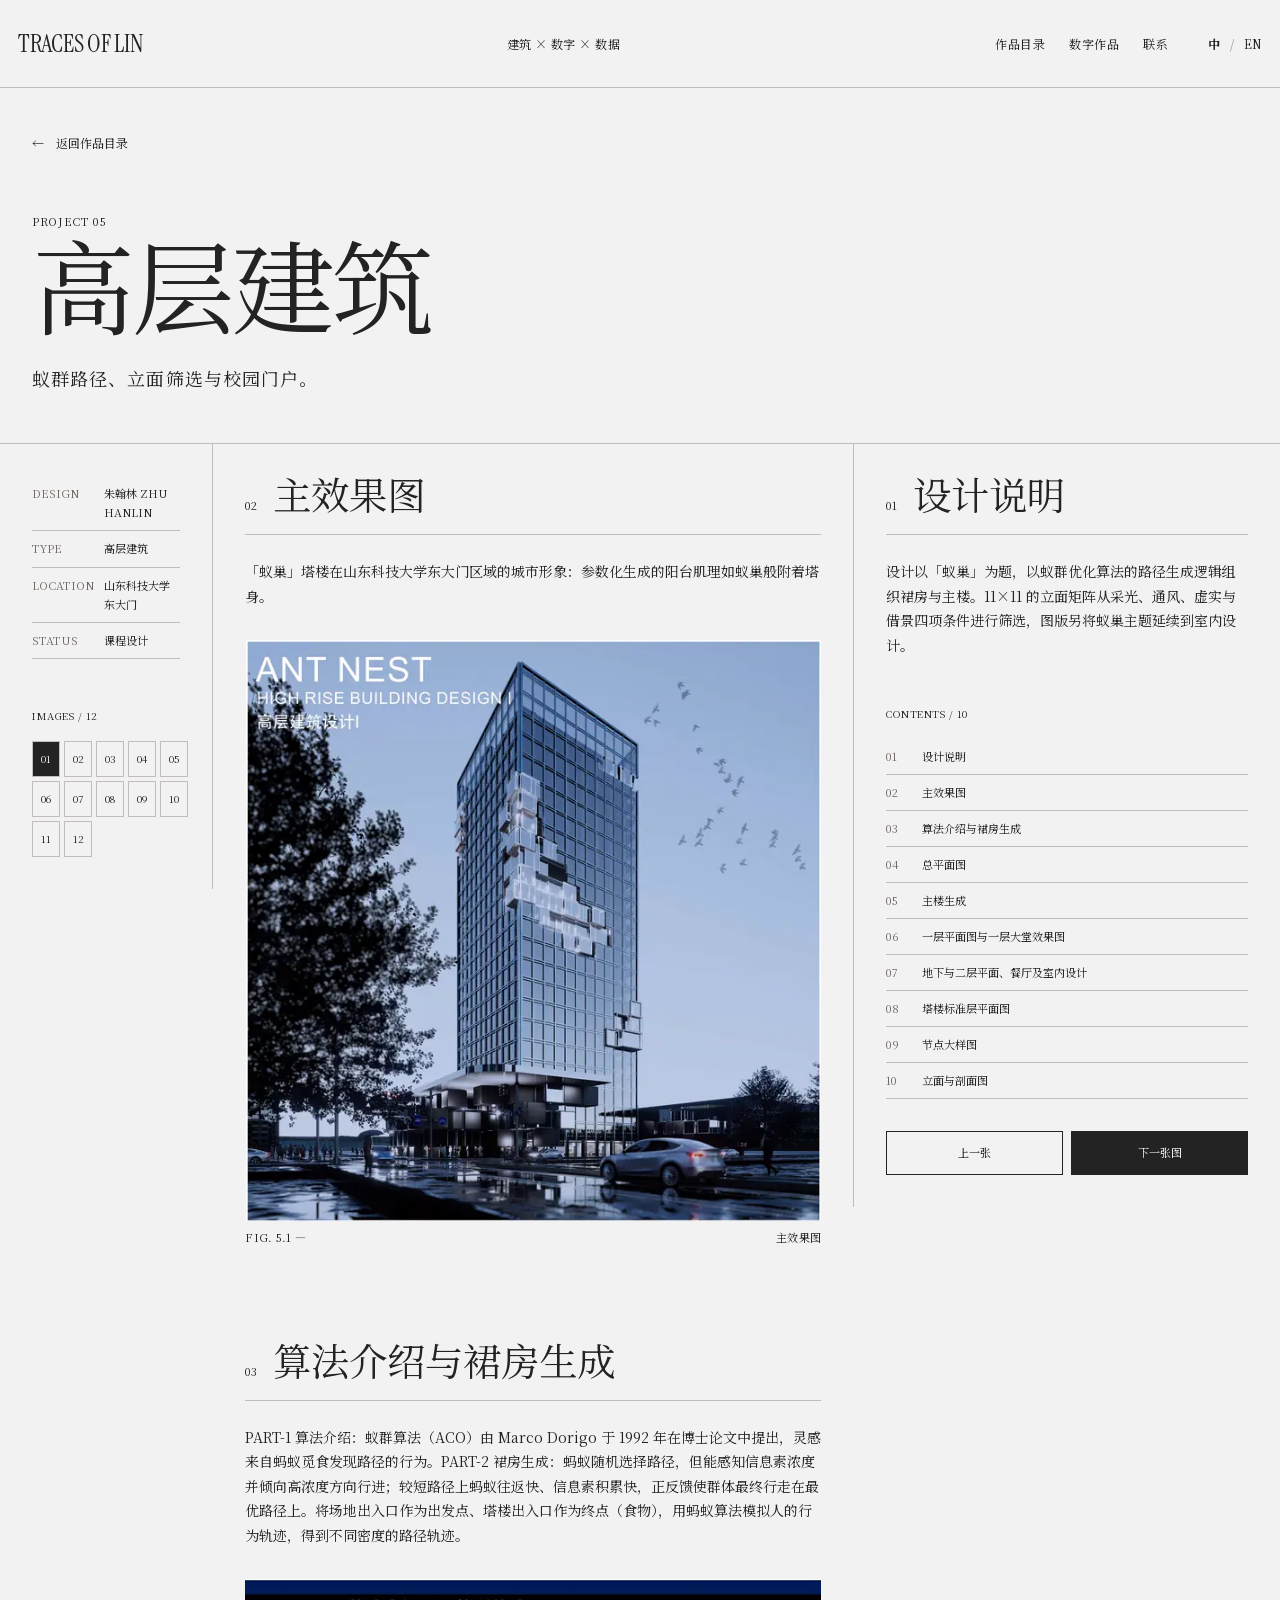
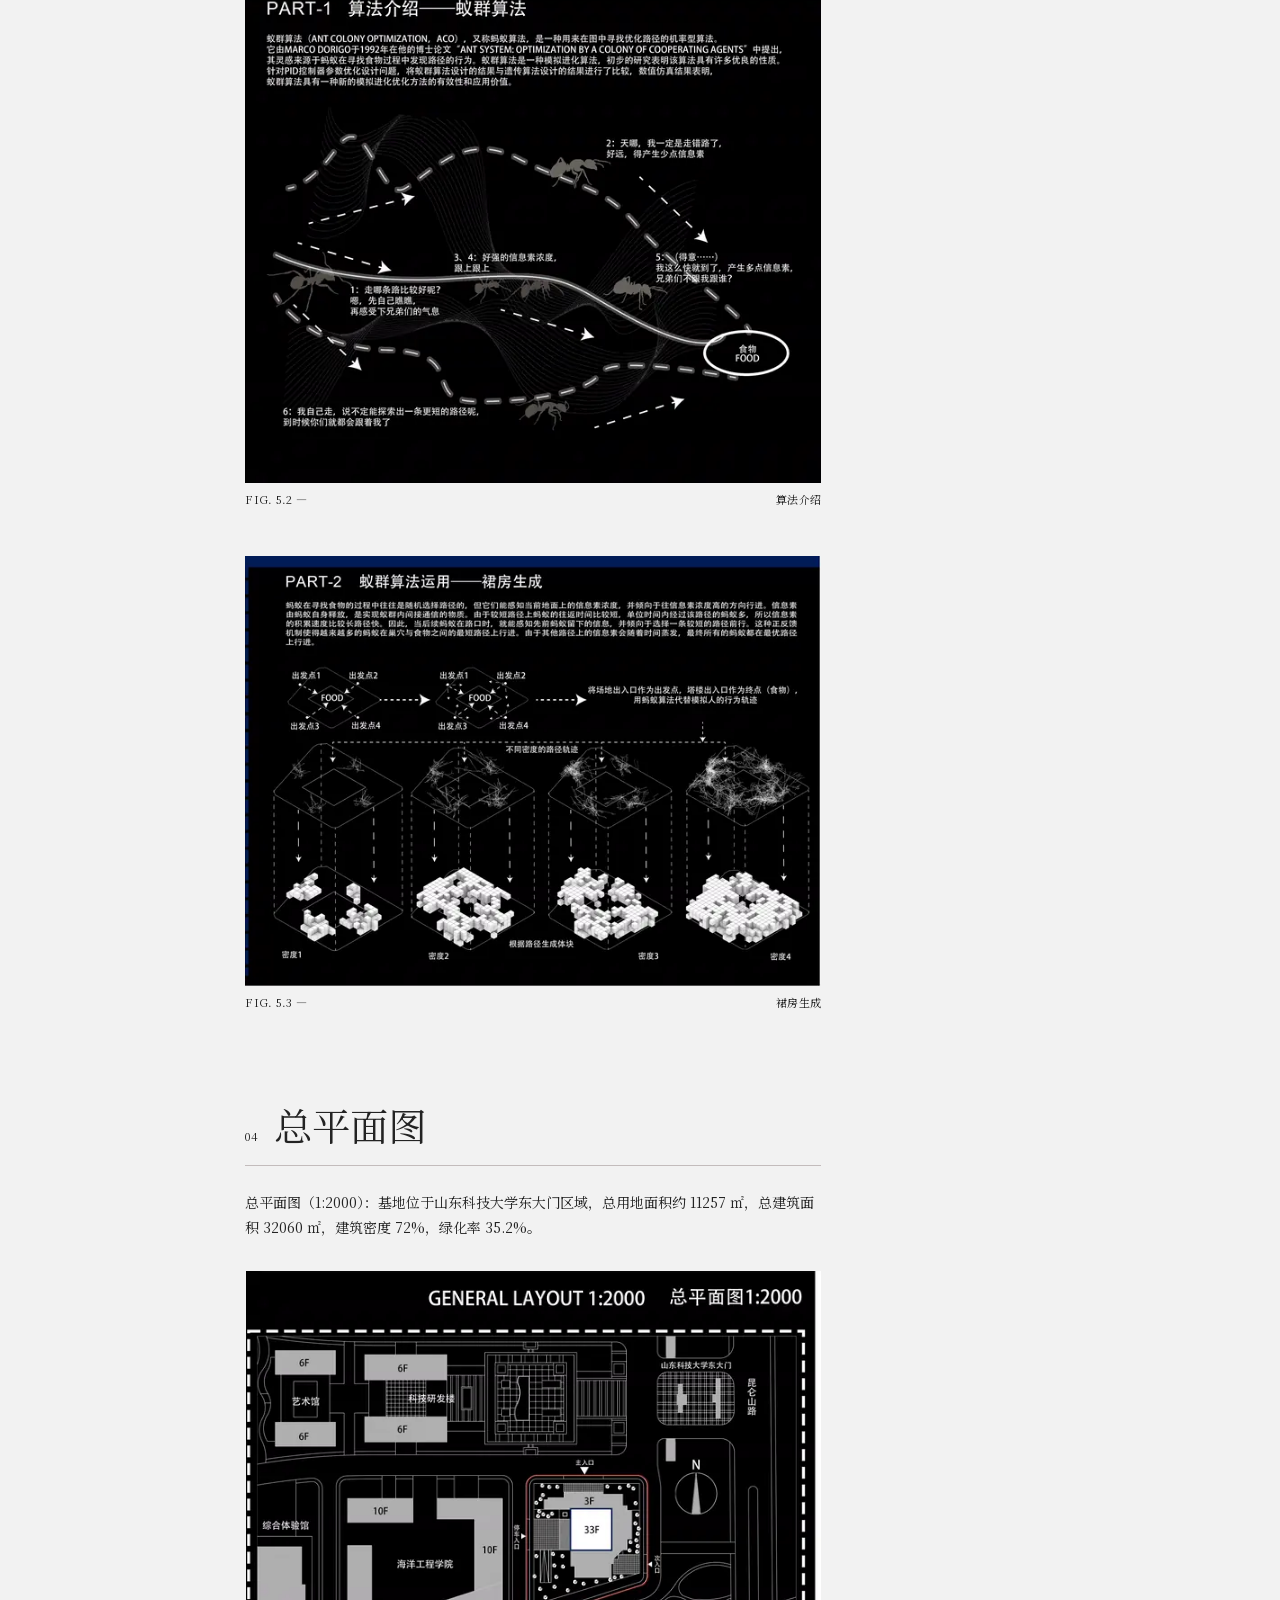
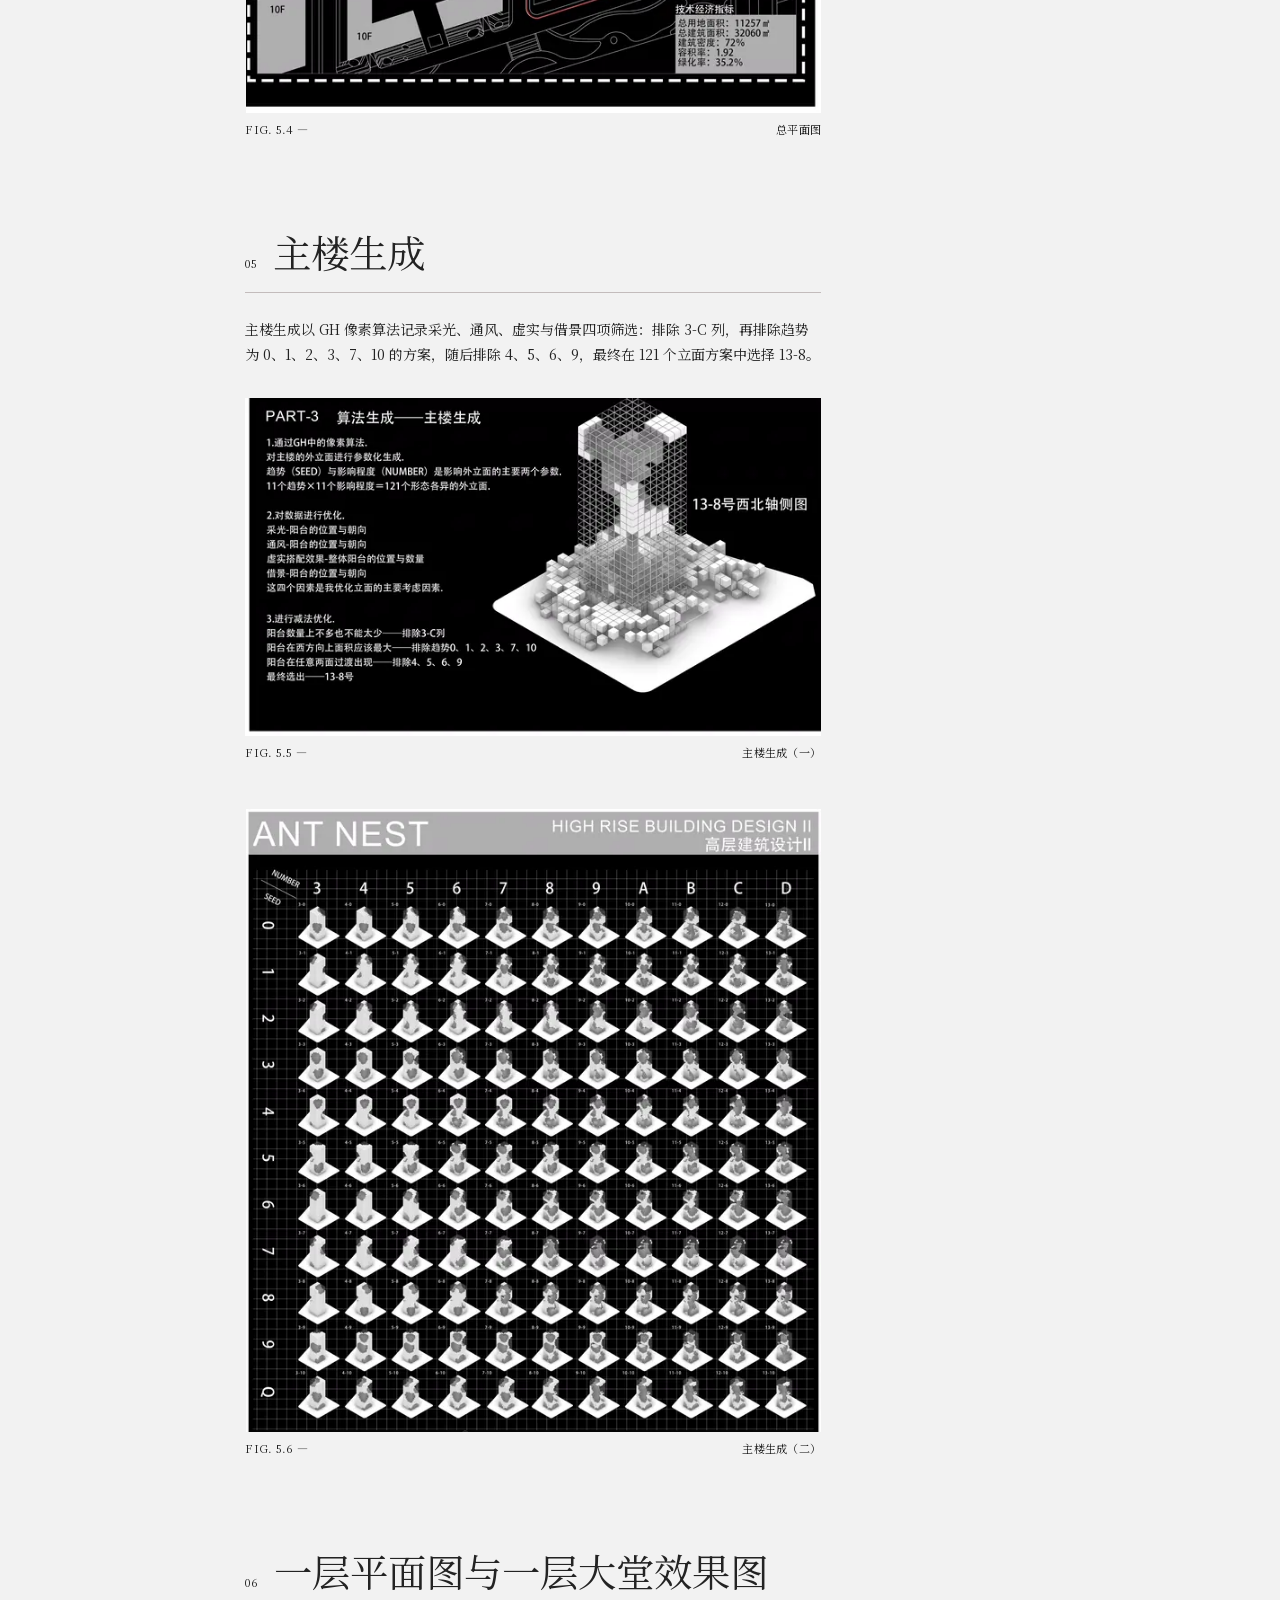
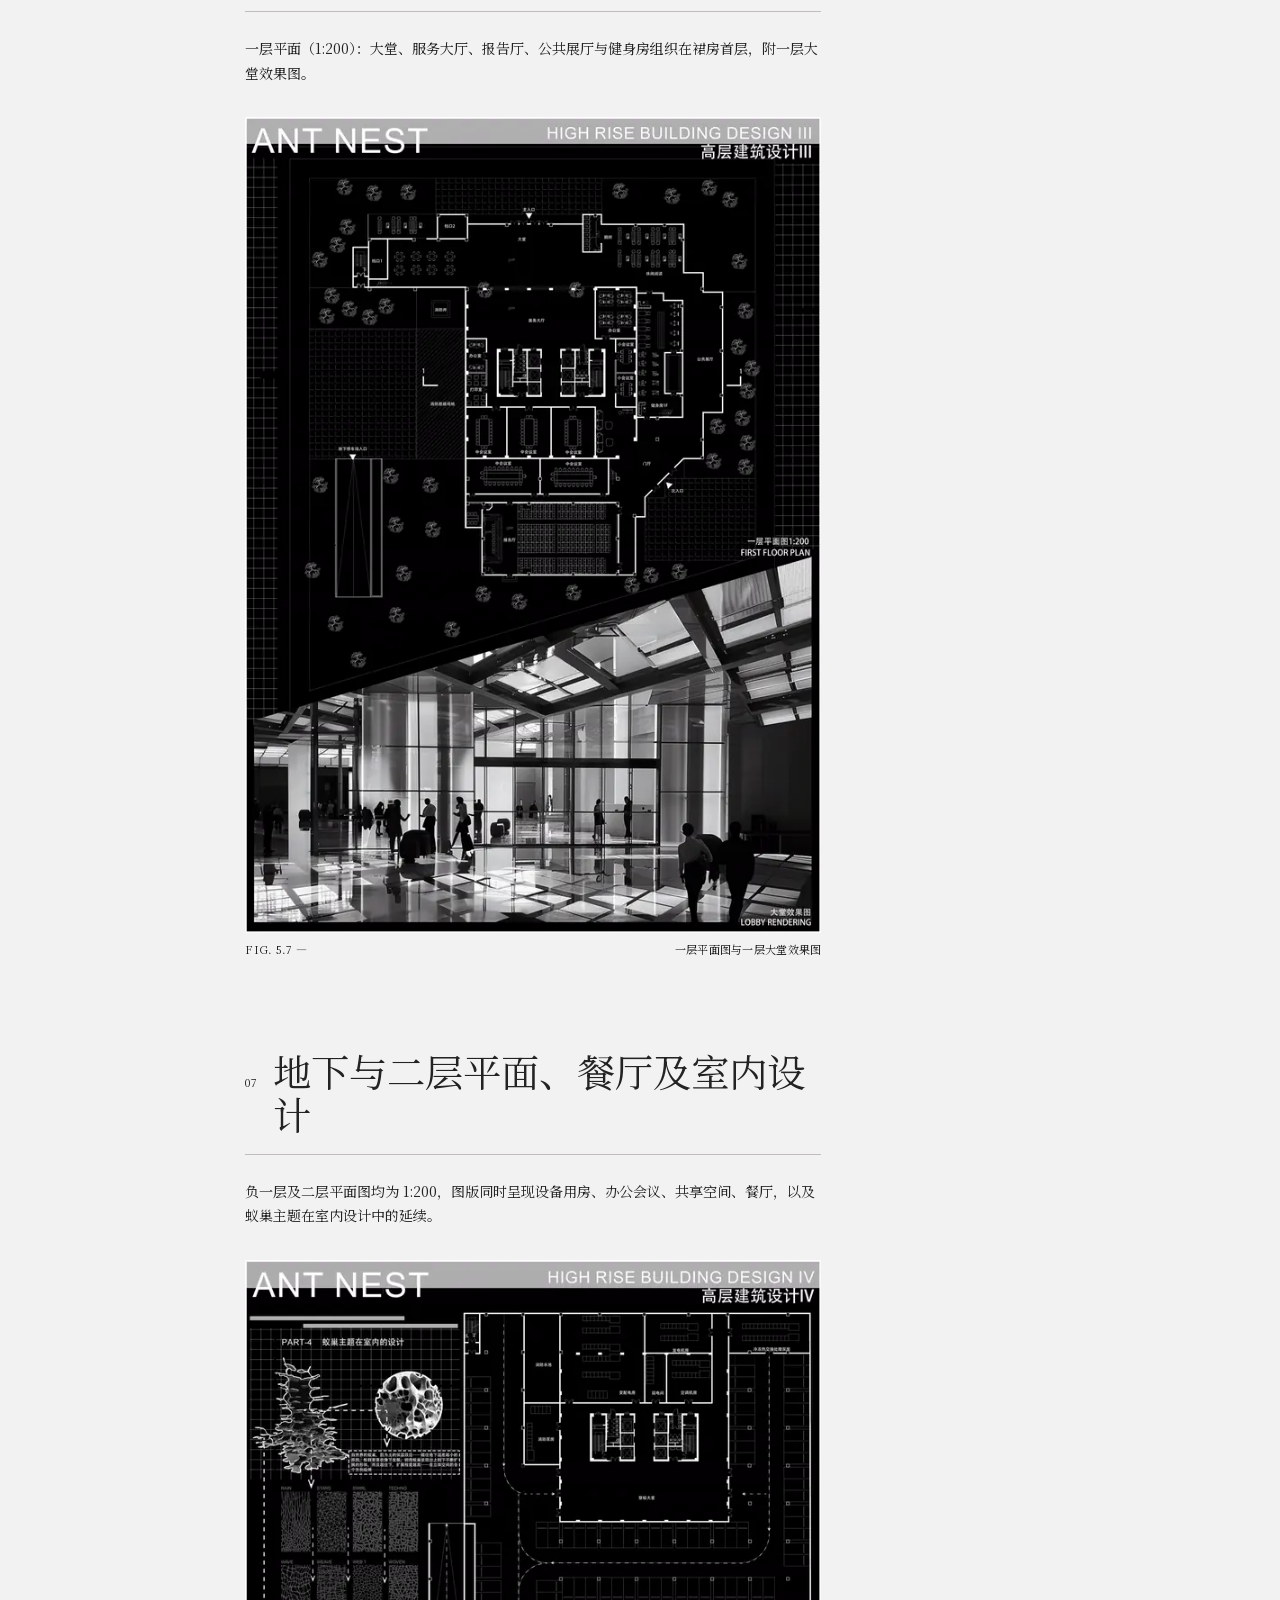
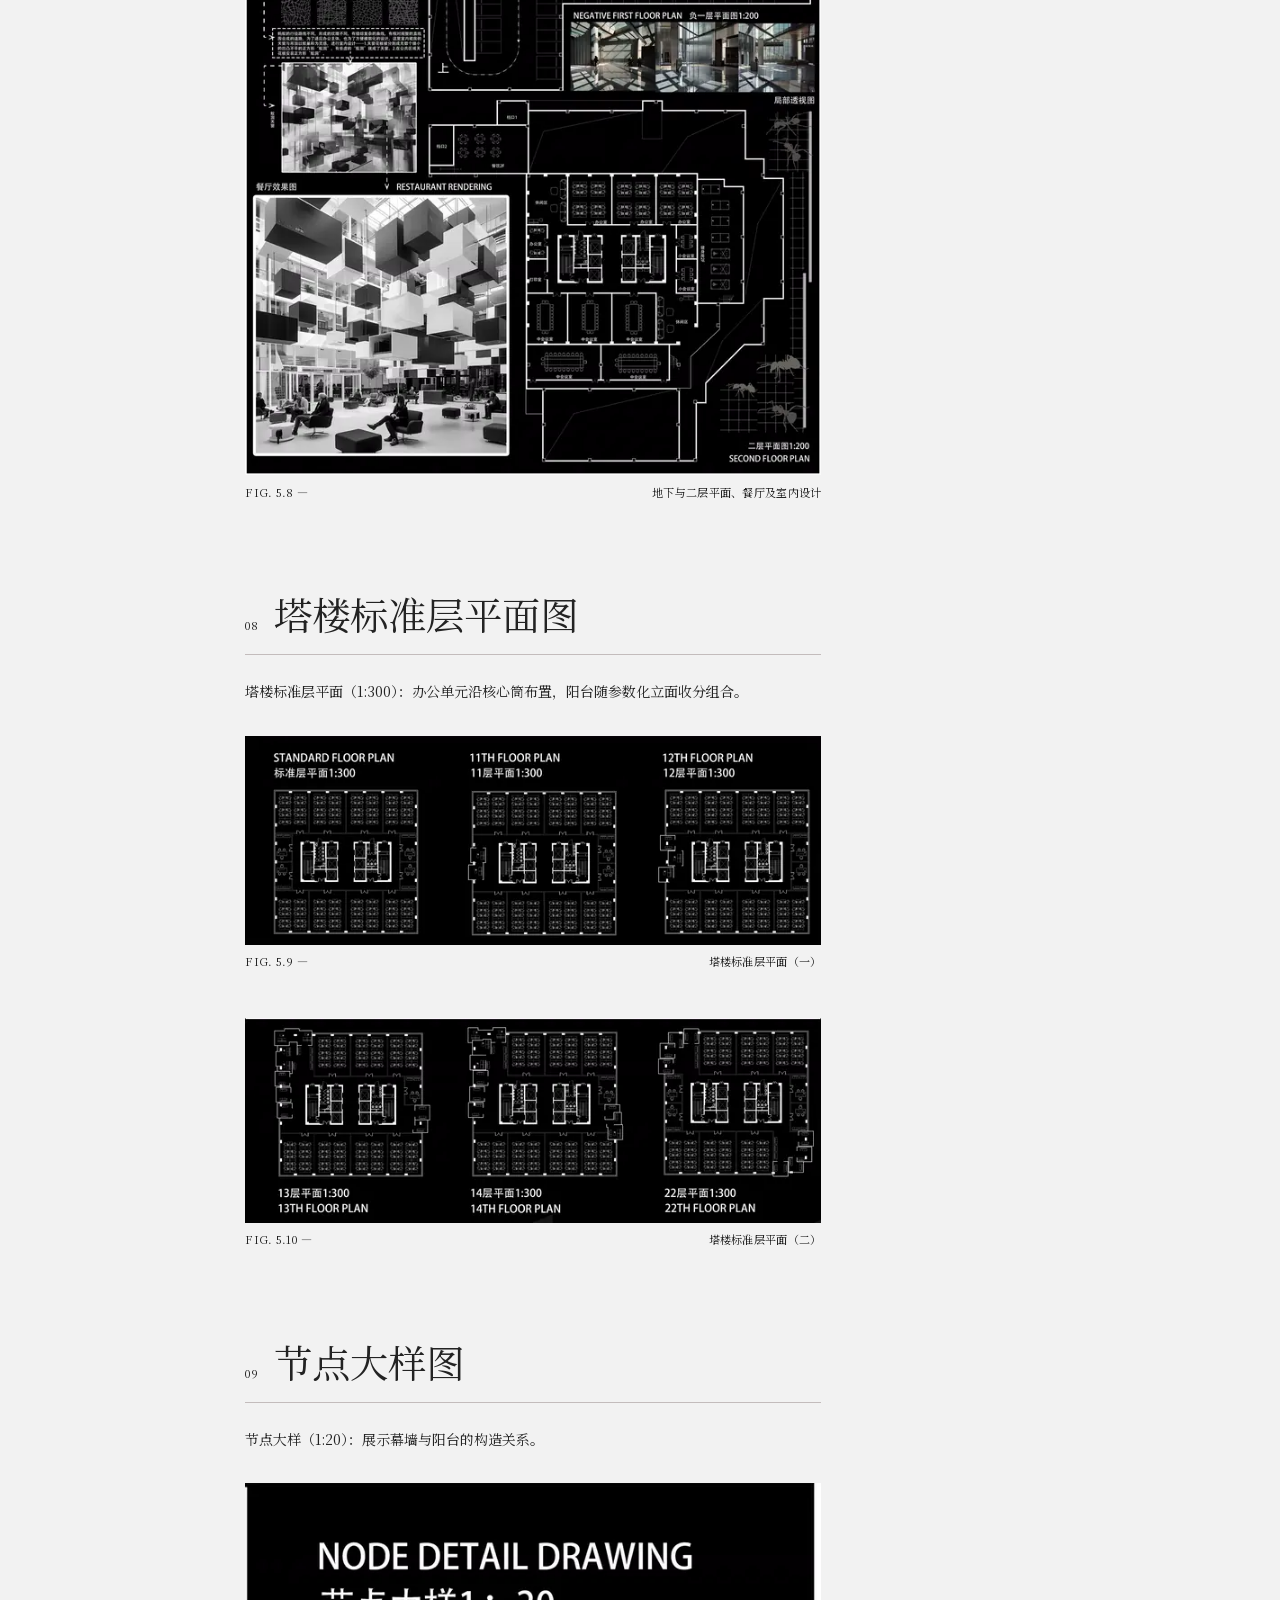
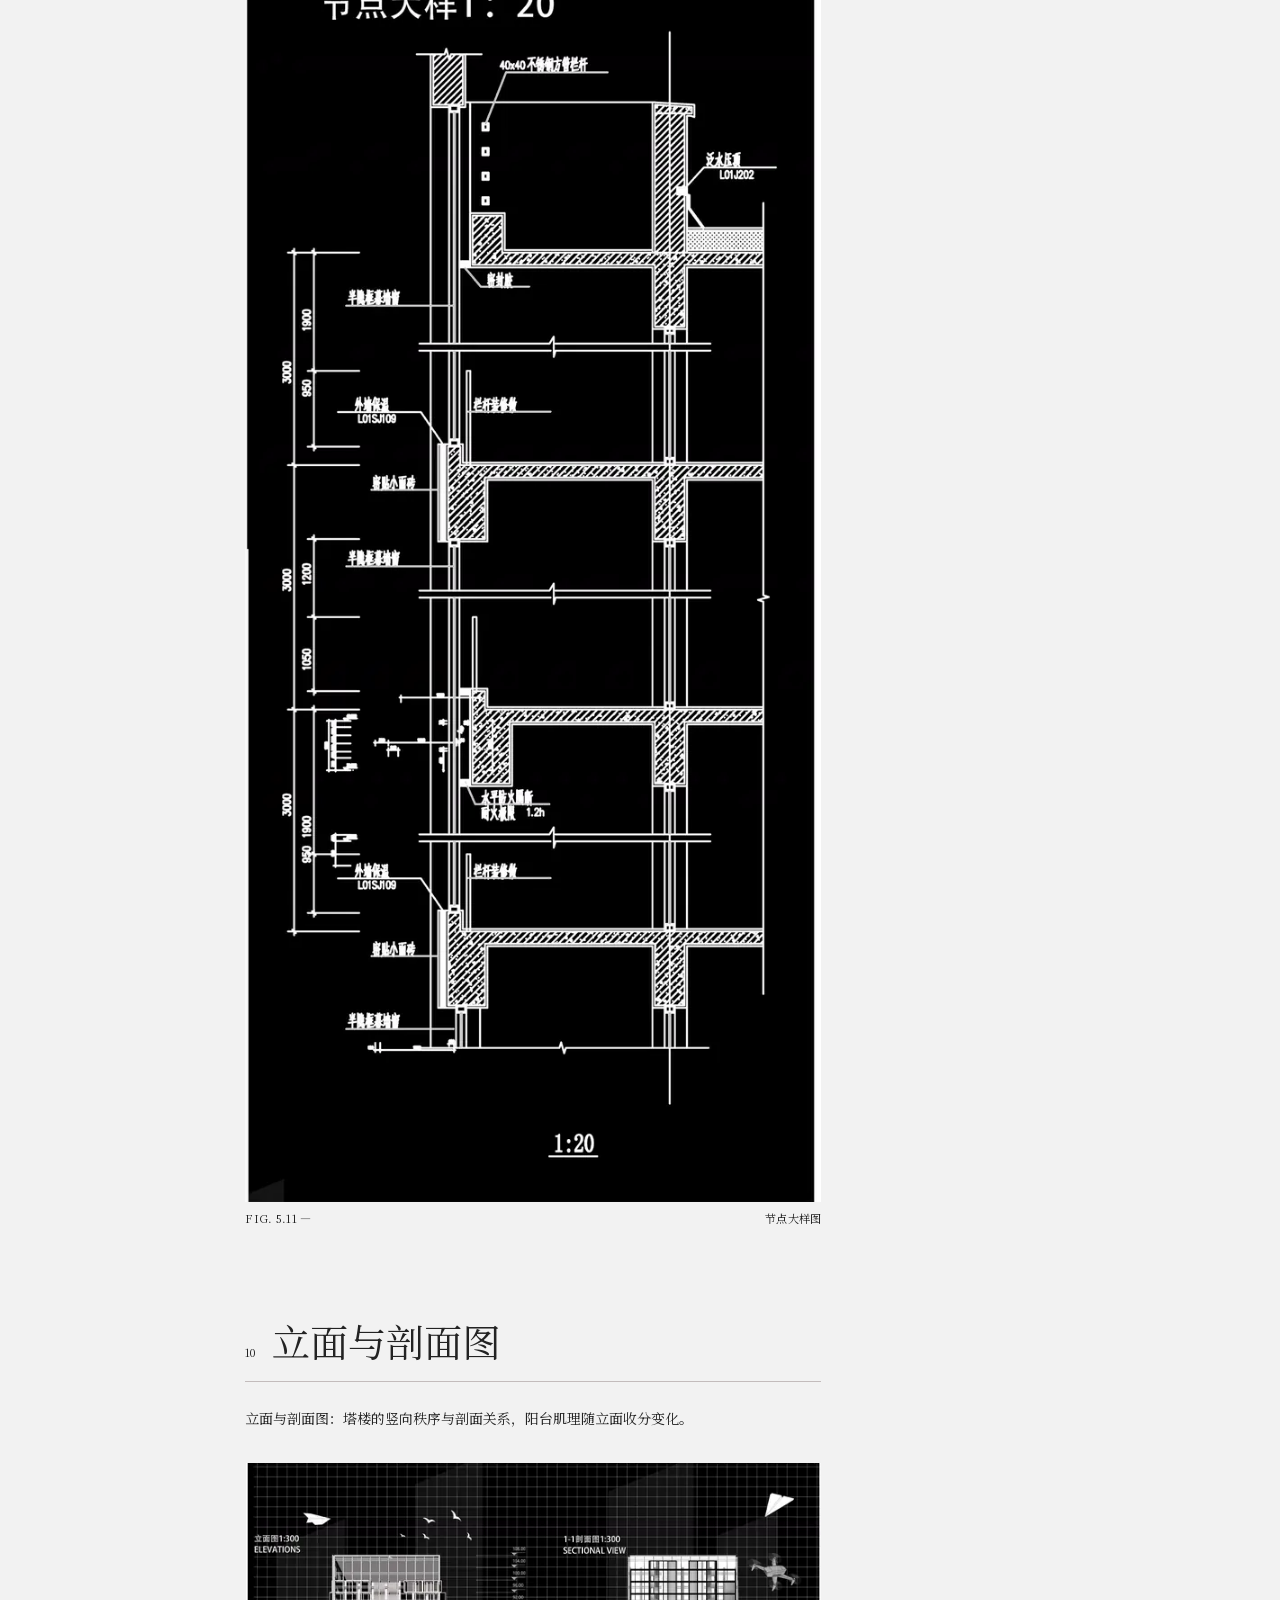
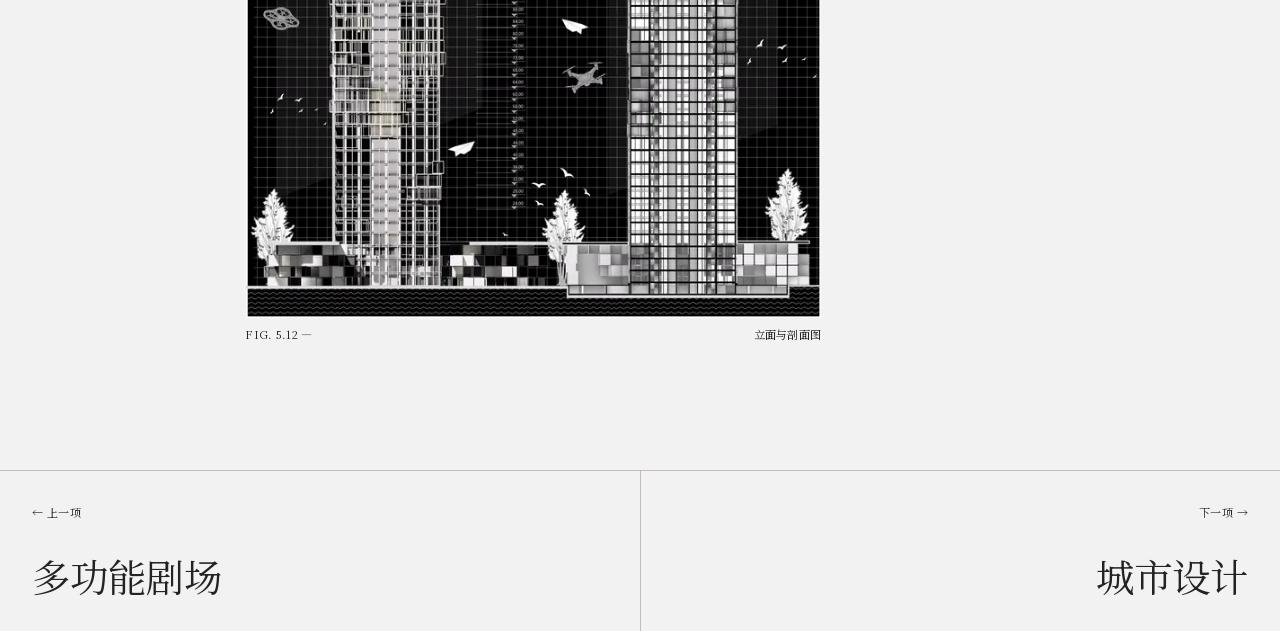
<file: project-05.html>
<!doctype html>
<html lang="zh-CN">
<head>
  <meta charset="utf-8">
  <meta name="viewport" content="width=device-width, initial-scale=1">
  <meta name="description" content="高层建筑：朱翰林的建筑设计项目，沿用旧站十二张选图与十章导航。">
  <title>高层建筑 — TRACES OF LIN</title>
  <!-- GENERATED FROM index.html BY tools/sync-redesign-route.mjs; DO NOT EDIT -->
  <link rel="icon" href="./favicon.svg" type="image/svg+xml">
  <link rel="stylesheet" href="./assets/css/fonts.css">
  <link rel="stylesheet" href="./assets/css/site.css">
  <script src="./assets/js/site.js" defer></script>
</head>
<body id="top" class="standalone-page">
  <a class="skip-link" href="#main"><span class="zh">跳到正文</span><span class="en" lang="en">Skip to content</span></a>
  <header class="site-header">
    <a class="wordmark" href="./index.html">TRACES OF LIN</a>
    <p class="header-discipline"><span class="zh">建筑 × 数字 × 数据</span><span class="en" lang="en">Architecture × Digital × Data</span></p>
    <nav class="desktop-nav" aria-label="主导航">
      <a href="./index.html#works"><span class="zh">作品目录</span><span class="en" lang="en">Works</span></a>
      <a href="./index.html#digital"><span class="zh">数字作品</span><span class="en" lang="en">Digital</span></a>
      <a href="./index.html#contact"><span class="zh">联系</span><span class="en" lang="en">Contact</span></a>
    </nav>
    <button class="language-toggle" type="button" role="switch" aria-checked="false" aria-label="切换到英文"><span class="language-zh">中</span><span class="language-divider">/</span><span class="language-en">EN</span></button>
  </header>
  <main id="main">
<article class="project-article" data-project-article="05">
      <header class="project-header">
        <a class="project-close" href="./index.html#works" data-project-close aria-label="关闭项目并返回首页"><span aria-hidden="true">←</span><span class="zh">返回作品目录</span><span class="en" lang="en">Back to index</span></a>
        <p>PROJECT 05</p>
        <h1><span class="zh">高层建筑</span><span class="en" lang="en">High-rise Design</span></h1>
        <p class="project-subtitle"><span class="zh">蚁群路径、立面筛选与校园门户。</span><span class="en" lang="en">Ant-colony paths, facade selection and a campus gateway.</span></p>
      </header>
      <div class="project-layout">
        <aside class="project-meta">
          <dl><div><dt>DESIGN</dt><dd>朱翰林 ZHU HANLIN</dd></div><div><dt>TYPE</dt><dd><span class="zh">高层建筑</span><span class="en" lang="en">High-rise</span></dd></div><div><dt>LOCATION</dt><dd><span class="zh">山东科技大学东大门</span><span class="en" lang="en">SDUST East Gate, Qingdao</span></dd></div><div><dt>STATUS</dt><dd><span class="zh">课程设计</span><span class="en" lang="en">Studio</span></dd></div></dl>
          <nav class="figure-nav" aria-label="12 张项目图片">
            <p>IMAGES / 12</p>
            <ol><li><button type="button" data-figure-target="1">01</button></li><li><button type="button" data-figure-target="2">02</button></li><li><button type="button" data-figure-target="3">03</button></li><li><button type="button" data-figure-target="4">04</button></li><li><button type="button" data-figure-target="5">05</button></li><li><button type="button" data-figure-target="6">06</button></li><li><button type="button" data-figure-target="7">07</button></li><li><button type="button" data-figure-target="8">08</button></li><li><button type="button" data-figure-target="9">09</button></li><li><button type="button" data-figure-target="10">10</button></li><li><button type="button" data-figure-target="11">11</button></li><li><button type="button" data-figure-target="12">12</button></li></ol>
          </nav>
        </aside>

        <div class="project-track">
          <section id="rendering" class="project-section" aria-labelledby="05-rendering-title">
            <div class="project-section-heading"><span>02</span><h2 id="05-rendering-title"><span class="zh">主效果图</span><span class="en" lang="en">MAIN RENDERING</span></h2></div>
            <p class="zh">「蚁巢」塔楼在山东科技大学东大门区域的城市形象：参数化生成的阳台肌理如蚁巢般附着塔身。</p>
            <p class="en" lang="en">The &quot;Ant Nest&quot; tower at the east gate of Shandong University of Science and Technology: parametrically generated balcony textures cling to the tower like an ant nest.</p>
            <figure class="project-figure" data-figure="1" id="figure-01"><a class="image-button" href="./assets/images/highrise-01-1600.webp" data-lightbox-src="./assets/images/highrise-01-1600.webp" data-caption-zh="FIG. 5.1 — 主效果图" data-caption-en="FIG. 5.1 — MAIN RENDERING"><img src="./assets/images/highrise-01-960.webp" srcset="./assets/images/highrise-01-640.webp 640w, ./assets/images/highrise-01-960.webp 960w, ./assets/images/highrise-01-1600.webp 1600w" sizes="(max-width: 767px) calc(100vw - 32px), 44vw" width="1600" height="1614" style="aspect-ratio: 1600 / 1614" alt="高层建筑设计主效果图" fetchpriority="high"></a><figcaption>FIG. 5.1 — <span class="zh">主效果图</span><span class="en" lang="en">MAIN RENDERING</span></figcaption></figure>
          </section>

          <section id="algorithm" class="project-section" aria-labelledby="05-algorithm-title">
            <div class="project-section-heading"><span>03</span><h2 id="05-algorithm-title"><span class="zh">算法介绍与裙房生成</span><span class="en" lang="en">ALGORITHM &amp; PODIUM GENERATION</span></h2></div>
            <p class="zh">PART-1 算法介绍：蚁群算法（ACO）由 Marco Dorigo 于 1992 年在博士论文中提出，灵感来自蚂蚁觅食发现路径的行为。PART-2 裙房生成：蚂蚁随机选择路径，但能感知信息素浓度并倾向高浓度方向行进；较短路径上蚂蚁往返快、信息素积累快，正反馈使群体最终行走在最优路径上。将场地出入口作为出发点、塔楼出入口作为终点（食物），用蚂蚁算法模拟人的行为轨迹，得到不同密度的路径轨迹。</p>
            <p class="en" lang="en">Part 1, the algorithm: ACO was proposed by Marco Dorigo in his 1992 doctoral thesis, inspired by ants finding paths while foraging. Part 2, podium generation: ants choose routes at random yet sense pheromone and favour the stronger trail; shorter routes accumulate pheromone faster, and positive feedback steers the colony onto the optimal path. Site entrances become starting points and tower entrances the food, so simulated ants trace human movement as path tracks of different densities.</p>
            <figure class="project-figure" data-figure="2" id="figure-02"><a class="image-button" href="./assets/images/highrise-02-1600.webp" data-lightbox-src="./assets/images/highrise-02-1600.webp" data-caption-zh="FIG. 5.2 — 算法介绍" data-caption-en="FIG. 5.2 — ALGORITHM INTRODUCTION"><img src="./assets/images/highrise-02-960.webp" srcset="./assets/images/highrise-02-640.webp 640w, ./assets/images/highrise-02-960.webp 960w, ./assets/images/highrise-02-1600.webp 1600w" sizes="(max-width: 767px) calc(100vw - 32px), 44vw" width="1600" height="1400" style="aspect-ratio: 1600 / 1400" alt="算法介绍图" loading="lazy" decoding="async"></a><figcaption>FIG. 5.2 — <span class="zh">算法介绍</span><span class="en" lang="en">ALGORITHM INTRODUCTION</span></figcaption></figure>
            <figure class="project-figure" data-figure="3" id="figure-03"><a class="image-button" href="./assets/images/highrise-03-1600.webp" data-lightbox-src="./assets/images/highrise-03-1600.webp" data-caption-zh="FIG. 5.3 — 裙房生成" data-caption-en="FIG. 5.3 — PODIUM GENERATION"><img src="./assets/images/highrise-03-960.webp" srcset="./assets/images/highrise-03-640.webp 640w, ./assets/images/highrise-03-960.webp 960w, ./assets/images/highrise-03-1600.webp 1600w" sizes="(max-width: 767px) calc(100vw - 32px), 44vw" width="1600" height="1196" style="aspect-ratio: 1600 / 1196" alt="裙房生成图" loading="lazy" decoding="async"></a><figcaption>FIG. 5.3 — <span class="zh">裙房生成</span><span class="en" lang="en">PODIUM GENERATION</span></figcaption></figure>
          </section>

          <section id="masterplan" class="project-section" aria-labelledby="05-masterplan-title">
            <div class="project-section-heading"><span>04</span><h2 id="05-masterplan-title"><span class="zh">总平面图</span><span class="en" lang="en">MASTERPLAN</span></h2></div>
            <p class="zh">总平面图（1:2000）：基地位于山东科技大学东大门区域，总用地面积约 11257 ㎡，总建筑面积 32060 ㎡，建筑密度 72%，绿化率 35.2%。</p>
            <p class="en" lang="en">Master plan (1:2000): the site sits by the east gate of Shandong University of Science and Technology — site area about 11,257 m², GFA 32,060 m², coverage 72%, greening 35.2%.</p>
            <figure class="project-figure" data-figure="4" id="figure-04"><a class="image-button" href="./assets/images/highrise-04-1600.webp" data-lightbox-src="./assets/images/highrise-04-1600.webp" data-caption-zh="FIG. 5.4 — 总平面图" data-caption-en="FIG. 5.4 — MASTERPLAN"><img src="./assets/images/highrise-04-960.webp" srcset="./assets/images/highrise-04-640.webp 640w, ./assets/images/highrise-04-960.webp 960w, ./assets/images/highrise-04-1600.webp 1600w" sizes="(max-width: 767px) calc(100vw - 32px), 44vw" width="1600" height="1228" style="aspect-ratio: 1600 / 1228" alt="总平面图" loading="lazy" decoding="async"></a><figcaption>FIG. 5.4 — <span class="zh">总平面图</span><span class="en" lang="en">MASTERPLAN</span></figcaption></figure>
          </section>

          <section id="tower" class="project-section" aria-labelledby="05-tower-title">
            <div class="project-section-heading"><span>05</span><h2 id="05-tower-title"><span class="zh">主楼生成</span><span class="en" lang="en">TOWER GENERATION</span></h2></div>
            <p class="zh">主楼生成以 GH 像素算法记录采光、通风、虚实与借景四项筛选：排除 3-C 列，再排除趋势为 0、1、2、3、7、10 的方案，随后排除 4、5、6、9，最终在 121 个立面方案中选择 13-8。</p>
            <p class="en" lang="en">The tower study uses a GH pixel algorithm to filter daylight, ventilation, solid-void balance and framed views: column 3-C is excluded, followed by trends 0, 1, 2, 3, 7 and 10, then 4, 5, 6 and 9. Scheme 13-8 is selected from the 121-facade matrix.</p>
            <figure class="project-figure" data-figure="5" id="figure-05"><a class="image-button" href="./assets/images/highrise-05-1600.webp" data-lightbox-src="./assets/images/highrise-05-1600.webp" data-caption-zh="FIG. 5.5 — 主楼生成（一）" data-caption-en="FIG. 5.5 — TOWER GENERATION I"><img src="./assets/images/highrise-05-960.webp" srcset="./assets/images/highrise-05-640.webp 640w, ./assets/images/highrise-05-960.webp 960w, ./assets/images/highrise-05-1600.webp 1600w" sizes="(max-width: 767px) calc(100vw - 32px), 44vw" width="1600" height="940" style="aspect-ratio: 1600 / 940" alt="主楼生成图一" loading="lazy" decoding="async"></a><figcaption>FIG. 5.5 — <span class="zh">主楼生成（一）</span><span class="en" lang="en">TOWER GENERATION I</span></figcaption></figure>
            <figure class="project-figure" data-figure="6" id="figure-06"><a class="image-button" href="./assets/images/highrise-06-1600.webp" data-lightbox-src="./assets/images/highrise-06-1600.webp" data-caption-zh="FIG. 5.6 — 主楼生成（二）" data-caption-en="FIG. 5.6 — TOWER GENERATION II"><img src="./assets/images/highrise-06-960.webp" srcset="./assets/images/highrise-06-640.webp 640w, ./assets/images/highrise-06-960.webp 960w, ./assets/images/highrise-06-1600.webp 1600w" sizes="(max-width: 767px) calc(100vw - 32px), 44vw" width="1600" height="1732" style="aspect-ratio: 1600 / 1732" alt="主楼生成图二" loading="lazy" decoding="async"></a><figcaption>FIG. 5.6 — <span class="zh">主楼生成（二）</span><span class="en" lang="en">TOWER GENERATION II</span></figcaption></figure>
          </section>

          <section id="plans" class="project-section" aria-labelledby="05-plans-title">
            <div class="project-section-heading"><span>06</span><h2 id="05-plans-title"><span class="zh">一层平面图与一层大堂效果图</span><span class="en" lang="en">GROUND FLOOR &amp; LOBBY RENDERING</span></h2></div>
            <p class="zh">一层平面（1:200）：大堂、服务大厅、报告厅、公共展厅与健身房组织在裙房首层，附一层大堂效果图。</p>
            <p class="en" lang="en">Ground floor plan (1:200): lobby, service hall, lecture hall, public gallery and gym line the podium, with a lobby rendering.</p>
            <figure class="project-figure" data-figure="7" id="figure-07"><a class="image-button" href="./assets/images/highrise-07-1600.webp" data-lightbox-src="./assets/images/highrise-07-1600.webp" data-caption-zh="FIG. 5.7 — 一层平面图与一层大堂效果图" data-caption-en="FIG. 5.7 — GROUND FLOOR &amp; LOBBY RENDERING"><img src="./assets/images/highrise-07-960.webp" srcset="./assets/images/highrise-07-640.webp 640w, ./assets/images/highrise-07-960.webp 960w, ./assets/images/highrise-07-1600.webp 1600w" sizes="(max-width: 767px) calc(100vw - 32px), 44vw" width="1600" height="2266" style="aspect-ratio: 1600 / 2266" alt="一层平面图与一层大堂效果图" loading="lazy" decoding="async"></a><figcaption>FIG. 5.7 — <span class="zh">一层平面图与一层大堂效果图</span><span class="en" lang="en">GROUND FLOOR &amp; LOBBY RENDERING</span></figcaption></figure>
          </section>

          <section id="lower" class="project-section" aria-labelledby="05-lower-title">
            <div class="project-section-heading"><span>07</span><h2 id="05-lower-title"><span class="zh">地下与二层平面、餐厅及室内设计</span><span class="en" lang="en">Lower &amp; Second Floors, Restaurant &amp; Interiors</span></h2></div>
            <p class="zh">负一层及二层平面图均为 1:200，图版同时呈现设备用房、办公会议、共享空间、餐厅，以及蚁巢主题在室内设计中的延续。</p>
            <p class="en" lang="en">The basement and second-floor plans are both 1:200. The board also presents plant rooms, offices and meeting space, shared areas, the restaurant, and the continuation of the ant-nest theme in the interior.</p>
            <figure class="project-figure" data-figure="8" id="figure-08"><a class="image-button" href="./assets/images/highrise-08-1600.webp" data-lightbox-src="./assets/images/highrise-08-1600.webp" data-caption-zh="FIG. 5.8 — 地下与二层平面、餐厅及室内设计" data-caption-en="FIG. 5.8 — Lower &amp; Second Floors, Restaurant &amp; Interiors"><img src="./assets/images/highrise-08-960.webp" srcset="./assets/images/highrise-08-640.webp 640w, ./assets/images/highrise-08-960.webp 960w, ./assets/images/highrise-08-1600.webp 1600w" sizes="(max-width: 767px) calc(100vw - 32px), 44vw" width="1600" height="2266" style="aspect-ratio: 1600 / 2266" alt="高层建筑地下与二层平面、餐厅及蚁巢主题室内设计" loading="lazy" decoding="async"></a><figcaption>FIG. 5.8 — <span class="zh">地下与二层平面、餐厅及室内设计</span><span class="en" lang="en">Lower &amp; Second Floors, Restaurant &amp; Interiors</span></figcaption></figure>
          </section>

          <section id="standard-floors" class="project-section" aria-labelledby="05-standard-floors-title">
            <div class="project-section-heading"><span>08</span><h2 id="05-standard-floors-title"><span class="zh">塔楼标准层平面图</span><span class="en" lang="en">TOWER STANDARD FLOORS</span></h2></div>
            <p class="zh">塔楼标准层平面（1:300）：办公单元沿核心筒布置，阳台随参数化立面收分组合。</p>
            <p class="en" lang="en">Tower standard floor plans (1:300): office units around the core, with balconies tapering and recombining along the parametric facade.</p>
            <figure class="project-figure" data-figure="9" id="figure-09"><a class="image-button" href="./assets/images/highrise-09-1600.webp" data-lightbox-src="./assets/images/highrise-09-1600.webp" data-caption-zh="FIG. 5.9 — 塔楼标准层平面（一）" data-caption-en="FIG. 5.9 — TOWER STANDARD FLOOR I"><img src="./assets/images/highrise-09-960.webp" srcset="./assets/images/highrise-09-640.webp 640w, ./assets/images/highrise-09-960.webp 960w, ./assets/images/highrise-09-1600.webp 1600w" sizes="(max-width: 767px) calc(100vw - 32px), 44vw" width="1600" height="582" style="aspect-ratio: 1600 / 582" alt="塔楼标准层平面图一" loading="lazy" decoding="async"></a><figcaption>FIG. 5.9 — <span class="zh">塔楼标准层平面（一）</span><span class="en" lang="en">TOWER STANDARD FLOOR I</span></figcaption></figure>
            <figure class="project-figure" data-figure="10" id="figure-10"><a class="image-button" href="./assets/images/highrise-10-1600.webp" data-lightbox-src="./assets/images/highrise-10-1600.webp" data-caption-zh="FIG. 5.10 — 塔楼标准层平面（二）" data-caption-en="FIG. 5.10 — TOWER STANDARD FLOOR II"><img src="./assets/images/highrise-10-960.webp" srcset="./assets/images/highrise-10-640.webp 640w, ./assets/images/highrise-10-960.webp 960w, ./assets/images/highrise-10-1600.webp 1600w" sizes="(max-width: 767px) calc(100vw - 32px), 44vw" width="1600" height="570" style="aspect-ratio: 1600 / 570" alt="塔楼标准层平面图二" loading="lazy" decoding="async"></a><figcaption>FIG. 5.10 — <span class="zh">塔楼标准层平面（二）</span><span class="en" lang="en">TOWER STANDARD FLOOR II</span></figcaption></figure>
          </section>

          <section id="structure" class="project-section" aria-labelledby="05-structure-title">
            <div class="project-section-heading"><span>09</span><h2 id="05-structure-title"><span class="zh">节点大样图</span><span class="en" lang="en">NODE DETAIL</span></h2></div>
            <p class="zh">节点大样（1:20）：展示幕墙与阳台的构造关系。</p>
            <p class="en" lang="en">Node detail (1:20): how the curtain wall and the balcony meet.</p>
            <figure class="project-figure" data-figure="11" id="figure-11"><a class="image-button" href="./assets/images/highrise-11-1310.webp" data-lightbox-src="./assets/images/highrise-11-1310.webp" data-caption-zh="FIG. 5.11 — 节点大样图" data-caption-en="FIG. 5.11 — NODE DETAIL"><img src="./assets/images/highrise-11-960.webp" srcset="./assets/images/highrise-11-640.webp 640w, ./assets/images/highrise-11-960.webp 960w, ./assets/images/highrise-11-1310.webp 1310w" sizes="(max-width: 767px) calc(100vw - 32px), 44vw" width="1310" height="3000" style="aspect-ratio: 1310 / 3000" alt="节点大样图" loading="lazy" decoding="async"></a><figcaption>FIG. 5.11 — <span class="zh">节点大样图</span><span class="en" lang="en">NODE DETAIL</span></figcaption></figure>
          </section>

          <section id="sections-view" class="project-section" aria-labelledby="05-sections-view-title">
            <div class="project-section-heading"><span>10</span><h2 id="05-sections-view-title"><span class="zh">立面与剖面图</span><span class="en" lang="en">ELEVATION &amp; SECTION</span></h2></div>
            <p class="zh">立面与剖面图：塔楼的竖向秩序与剖面关系，阳台肌理随立面收分变化。</p>
            <p class="en" lang="en">Elevation and section: the tower&#39;s vertical order in section, with the balcony texture tapering along the facade.</p>
            <figure class="project-figure" data-figure="12" id="figure-12"><a class="image-button" href="./assets/images/highrise-12-1600.webp" data-lightbox-src="./assets/images/highrise-12-1600.webp" data-caption-zh="FIG. 5.12 — 立面与剖面图" data-caption-en="FIG. 5.12 — ELEVATION &amp; SECTION"><img src="./assets/images/highrise-12-960.webp" srcset="./assets/images/highrise-12-640.webp 640w, ./assets/images/highrise-12-960.webp 960w, ./assets/images/highrise-12-1600.webp 1600w" sizes="(max-width: 767px) calc(100vw - 32px), 44vw" width="1600" height="1264" style="aspect-ratio: 1600 / 1264" alt="立面与剖面图" loading="lazy" decoding="async"></a><figcaption>FIG. 5.12 — <span class="zh">立面与剖面图</span><span class="en" lang="en">ELEVATION &amp; SECTION</span></figcaption></figure>
          </section>
        </div>

        <aside class="project-info">
          <section id="abstract" class="project-section project-abstract" aria-labelledby="05-abstract-title">
            <div class="project-section-heading"><span>01</span><h2 id="05-abstract-title"><span class="zh">设计说明</span><span class="en" lang="en">Design statement</span></h2></div>
            <p class="zh">设计以「蚁巢」为题，以蚁群优化算法的路径生成逻辑组织裙房与主楼。11×11 的立面矩阵从采光、通风、虚实与借景四项条件进行筛选，图版另将蚁巢主题延续到室内设计。</p><p class="en" lang="en">Titled &quot;Ant Nest&quot;, the project uses ant-colony path generation to organise podium and tower. An 11×11 facade matrix is filtered through daylight, ventilation, solid-void balance and framed views; the boards also extend the ant-nest theme into the interior.</p>
          </section>
          <nav class="chapter-nav" aria-label="项目10章目录">
            <p>CONTENTS / 10</p>
            <ol>
              <li><a href="./project-05.html#abstract" data-chapter="abstract"><span>01</span><span class="zh">设计说明</span><span class="en" lang="en">Statement</span></a></li>
              <li><a href="./project-05.html#rendering" data-chapter="rendering"><span>02</span><span class="zh">主效果图</span><span class="en" lang="en">MAIN RENDERING</span></a></li>
              <li><a href="./project-05.html#algorithm" data-chapter="algorithm"><span>03</span><span class="zh">算法介绍与裙房生成</span><span class="en" lang="en">ALGORITHM &amp; PODIUM GENERATION</span></a></li>
              <li><a href="./project-05.html#masterplan" data-chapter="masterplan"><span>04</span><span class="zh">总平面图</span><span class="en" lang="en">MASTERPLAN</span></a></li>
              <li><a href="./project-05.html#tower" data-chapter="tower"><span>05</span><span class="zh">主楼生成</span><span class="en" lang="en">TOWER GENERATION</span></a></li>
              <li><a href="./project-05.html#plans" data-chapter="plans"><span>06</span><span class="zh">一层平面图与一层大堂效果图</span><span class="en" lang="en">GROUND FLOOR &amp; LOBBY RENDERING</span></a></li>
              <li><a href="./project-05.html#lower" data-chapter="lower"><span>07</span><span class="zh">地下与二层平面、餐厅及室内设计</span><span class="en" lang="en">Lower &amp; Second Floors, Restaurant &amp; Interiors</span></a></li>
              <li><a href="./project-05.html#standard-floors" data-chapter="standard-floors"><span>08</span><span class="zh">塔楼标准层平面图</span><span class="en" lang="en">TOWER STANDARD FLOORS</span></a></li>
              <li><a href="./project-05.html#structure" data-chapter="structure"><span>09</span><span class="zh">节点大样图</span><span class="en" lang="en">NODE DETAIL</span></a></li>
              <li><a href="./project-05.html#sections-view" data-chapter="sections-view"><span>10</span><span class="zh">立面与剖面图</span><span class="en" lang="en">ELEVATION &amp; SECTION</span></a></li>
            </ol>
          </nav>
          <div class="project-jump"><button type="button" data-figure-step="-1"><span class="zh">上一张</span><span class="en" lang="en">Previous</span></button><button type="button" data-figure-step="1"><span class="zh">下一张图</span><span class="en" lang="en">Next image</span></button></div>
        </aside>
      </div>
      <nav class="project-pager" aria-label="上一项与下一项作品"><a class="project-link project-pager-link" href="./project-04.html" data-project="04"><span class="project-pager-label">← <span class="zh">上一项</span><span class="en" lang="en">Previous</span></span><strong><span class="zh">多功能剧场</span><span class="en" lang="en">Multifunctional Theatre</span></strong></a><a class="project-link project-pager-link" href="./project-06.html" data-project="06"><span class="project-pager-label"><span class="zh">下一项</span><span class="en" lang="en">Next</span> →</span><strong><span class="zh">城市设计</span><span class="en" lang="en">Urban Design</span></strong></a></nav>
      <nav class="mobile-project-bar" aria-label="项目图片操作"><button type="button" data-figure-step="-1"><span class="zh">上一张</span><span class="en" lang="en">Previous</span></button><a class="project-close" href="./index.html#works" data-project-close><span class="zh">目录</span><span class="en" lang="en">Index</span></a><button type="button" data-figure-step="1"><span class="zh">下一张</span><span class="en" lang="en">Next</span></button></nav>
    </article>
  </main>
  <dialog class="lightbox" id="lightbox" aria-labelledby="lightbox-caption">
    <div class="lightbox-toolbar"><p id="lightbox-caption"></p><button type="button" class="lightbox-close" aria-label="关闭图片"><span class="zh">关闭</span><span class="en" lang="en">Close</span> ×</button></div>
    <div class="lightbox-stage"><img id="lightbox-image" src="[data-uri]" alt=""></div>
  </dialog>
</body>
</html>
</file>
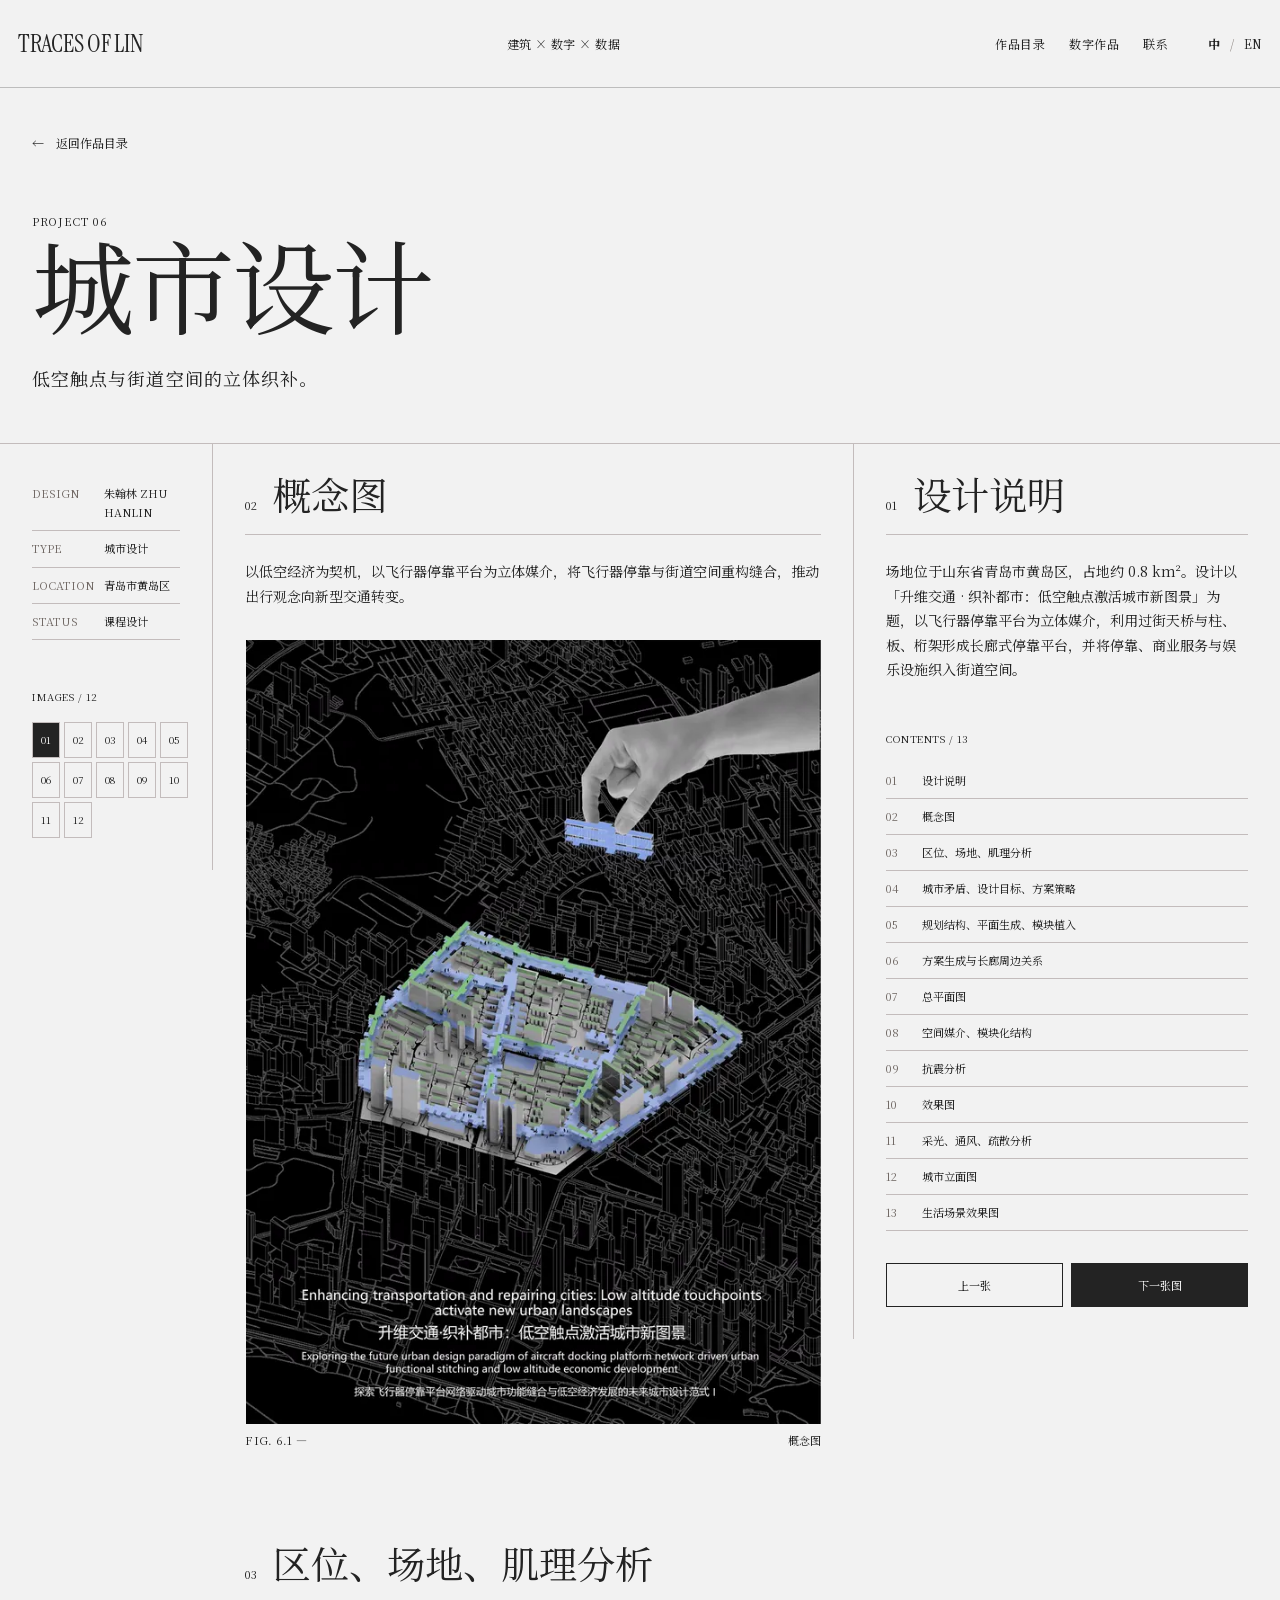
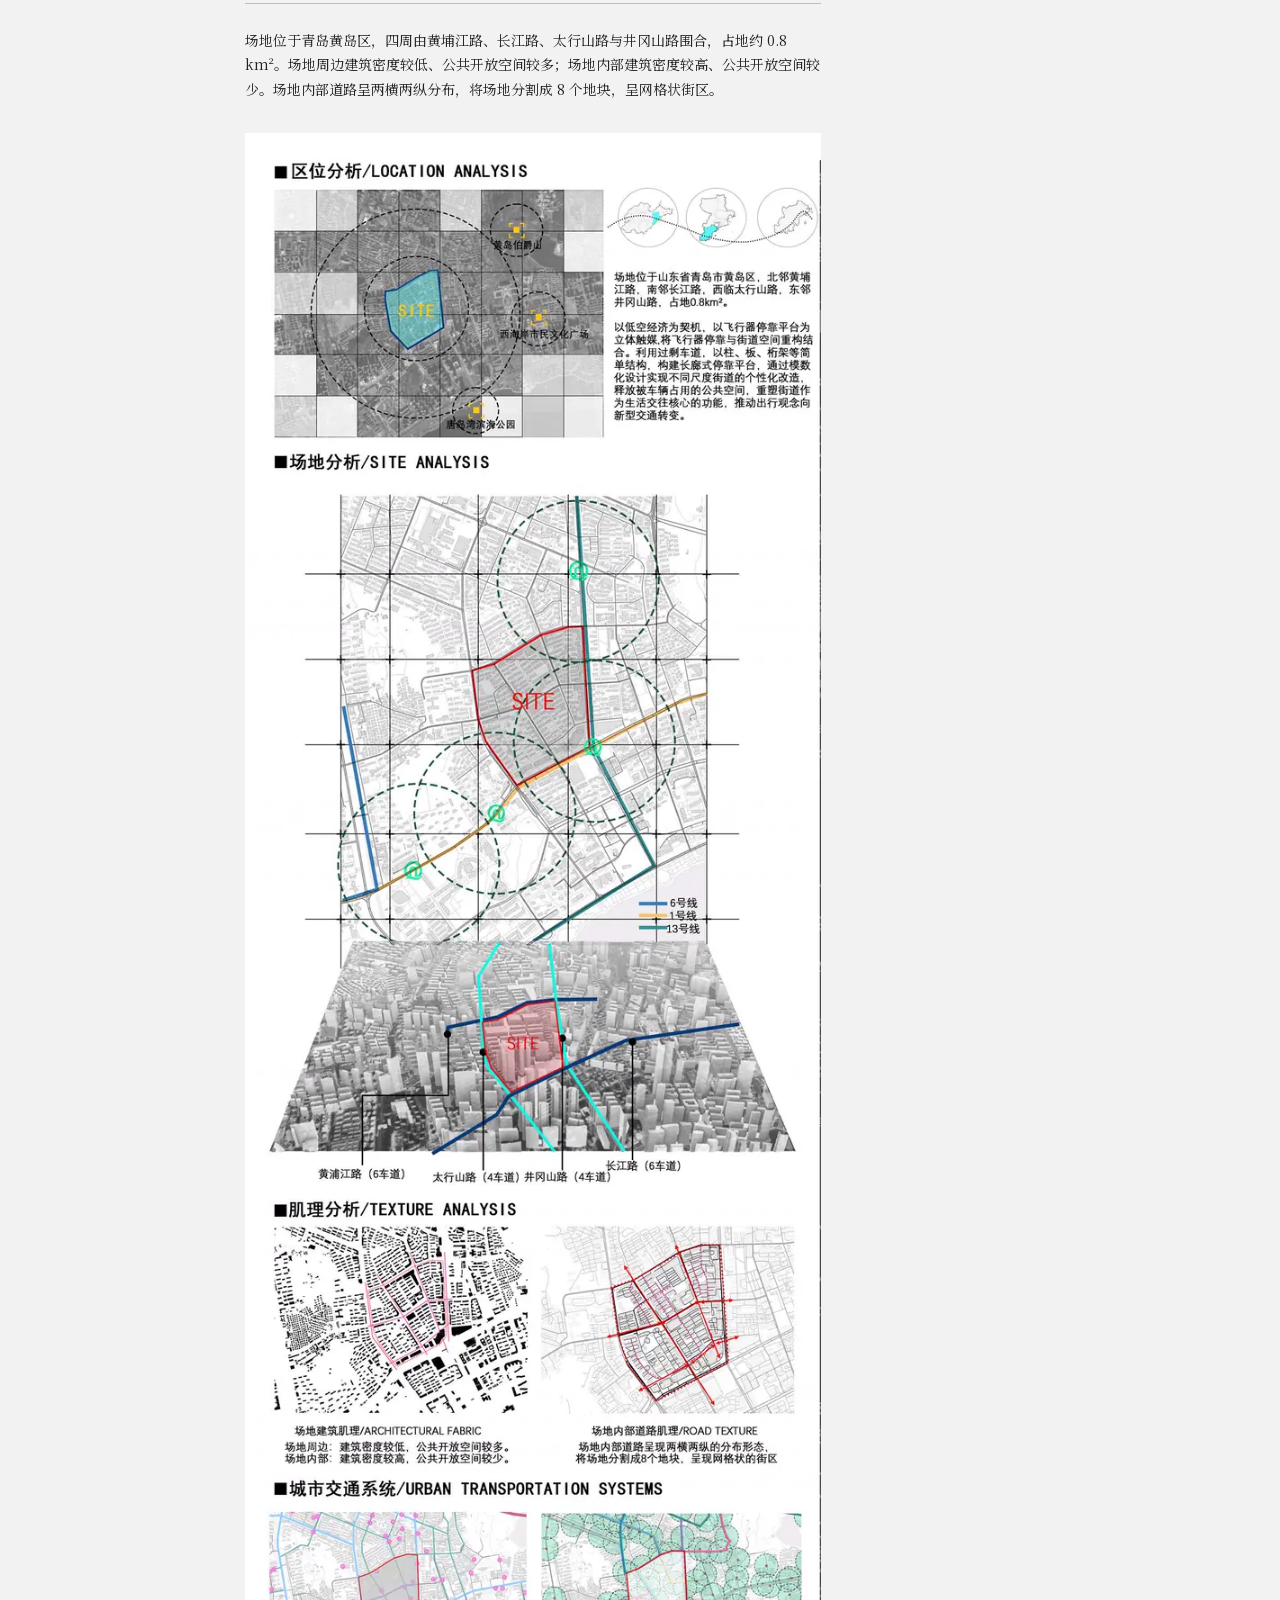
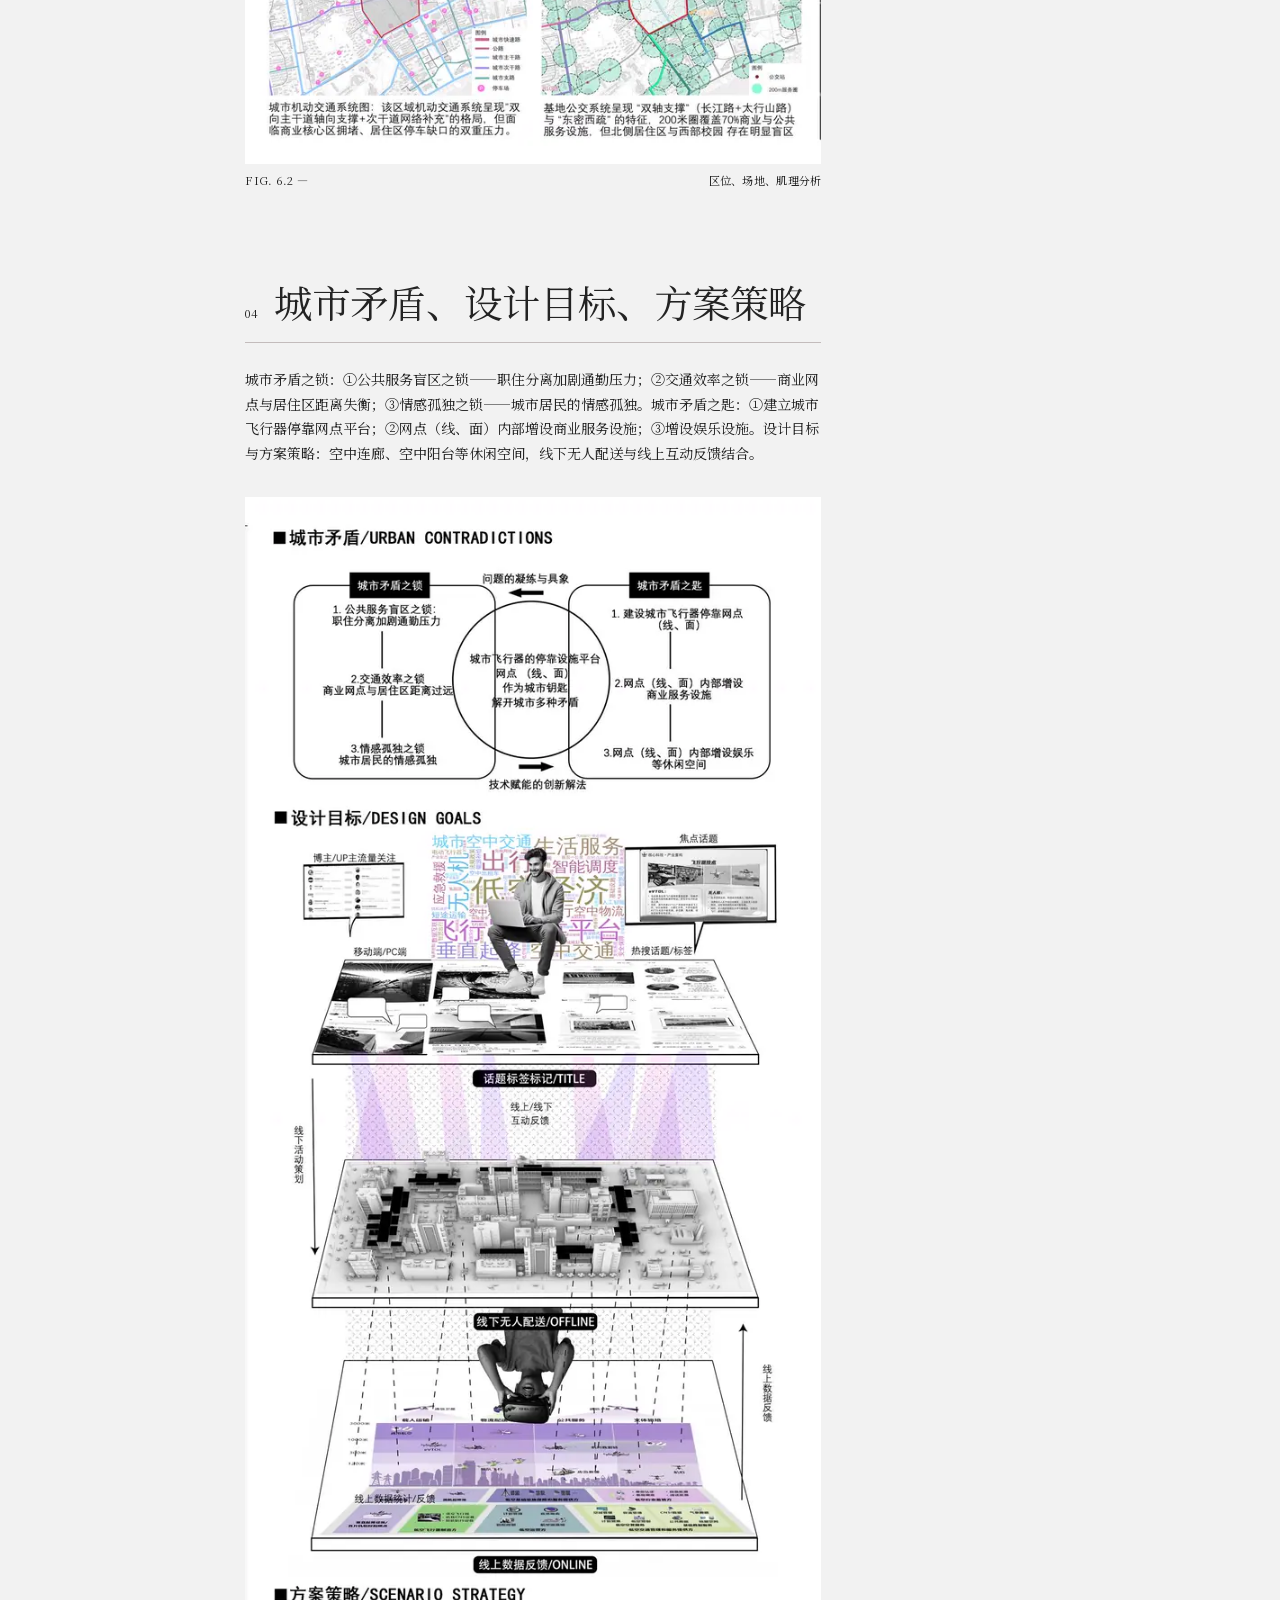
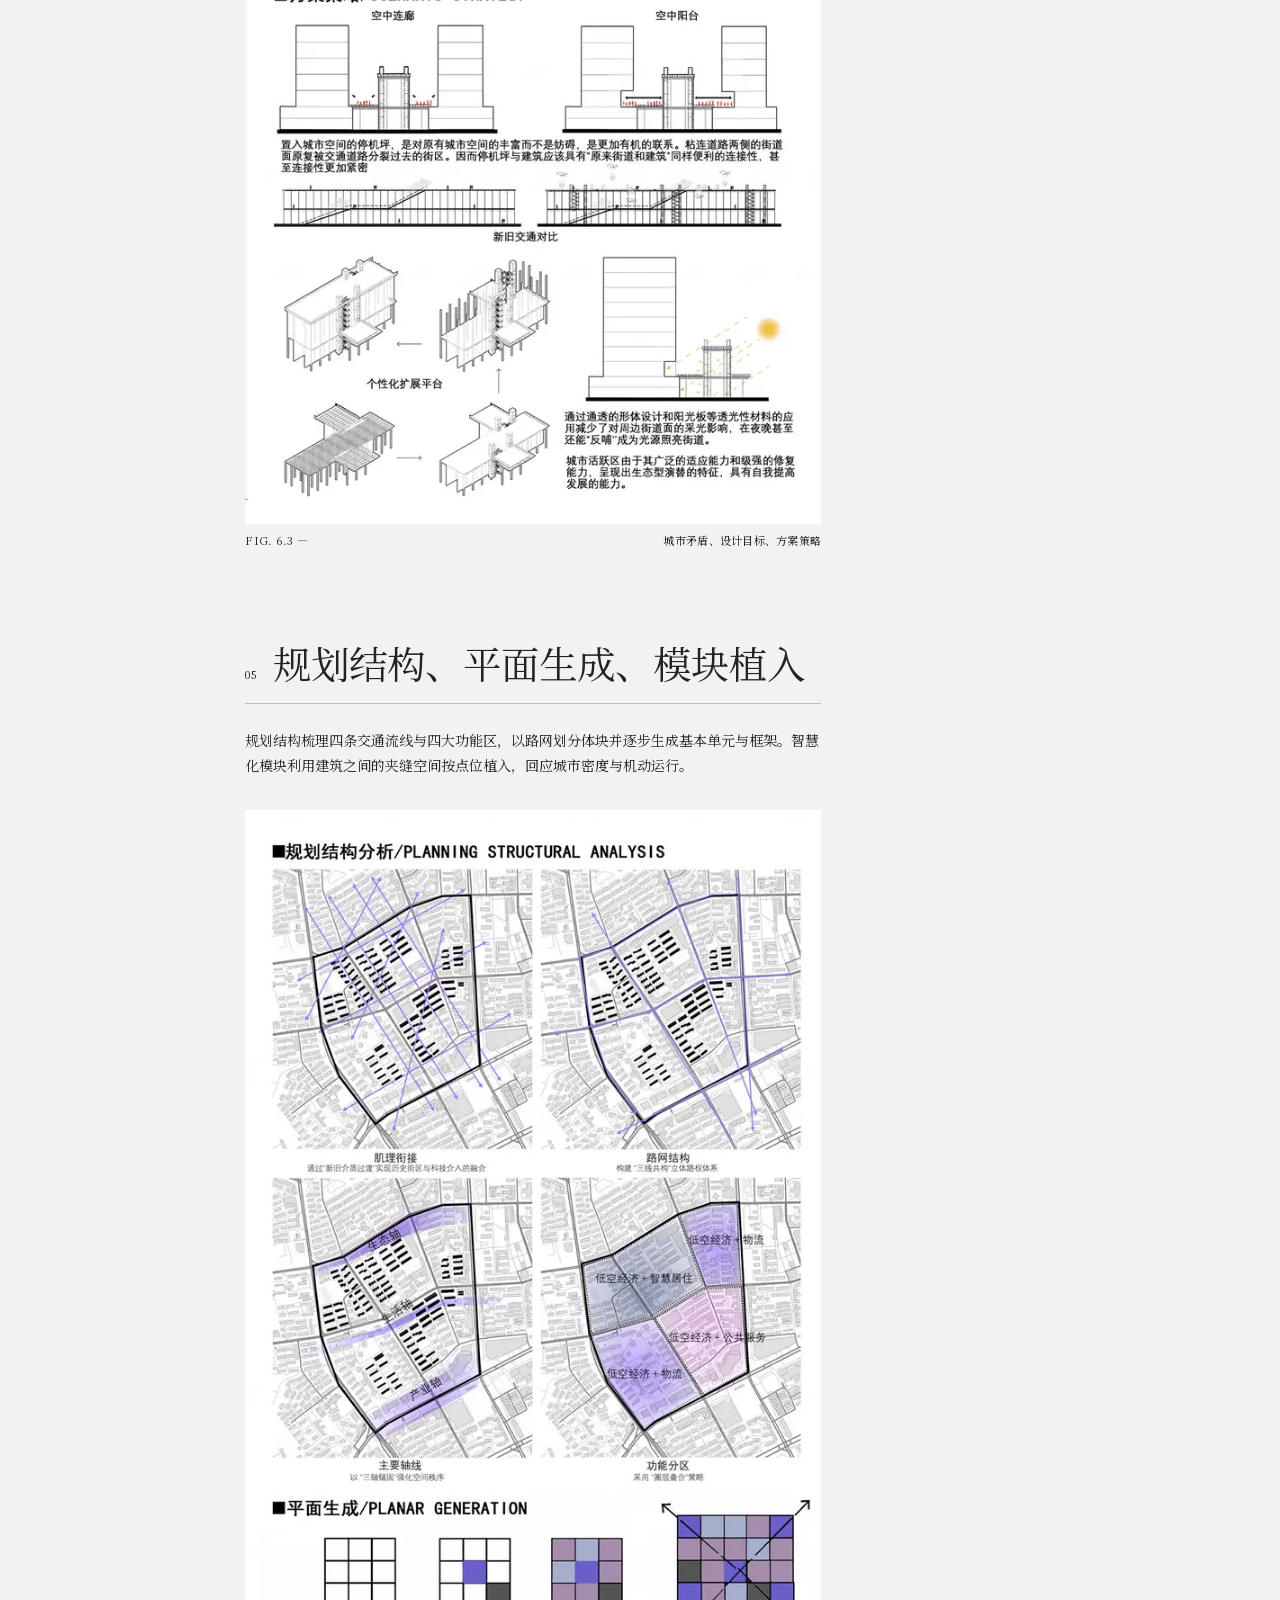
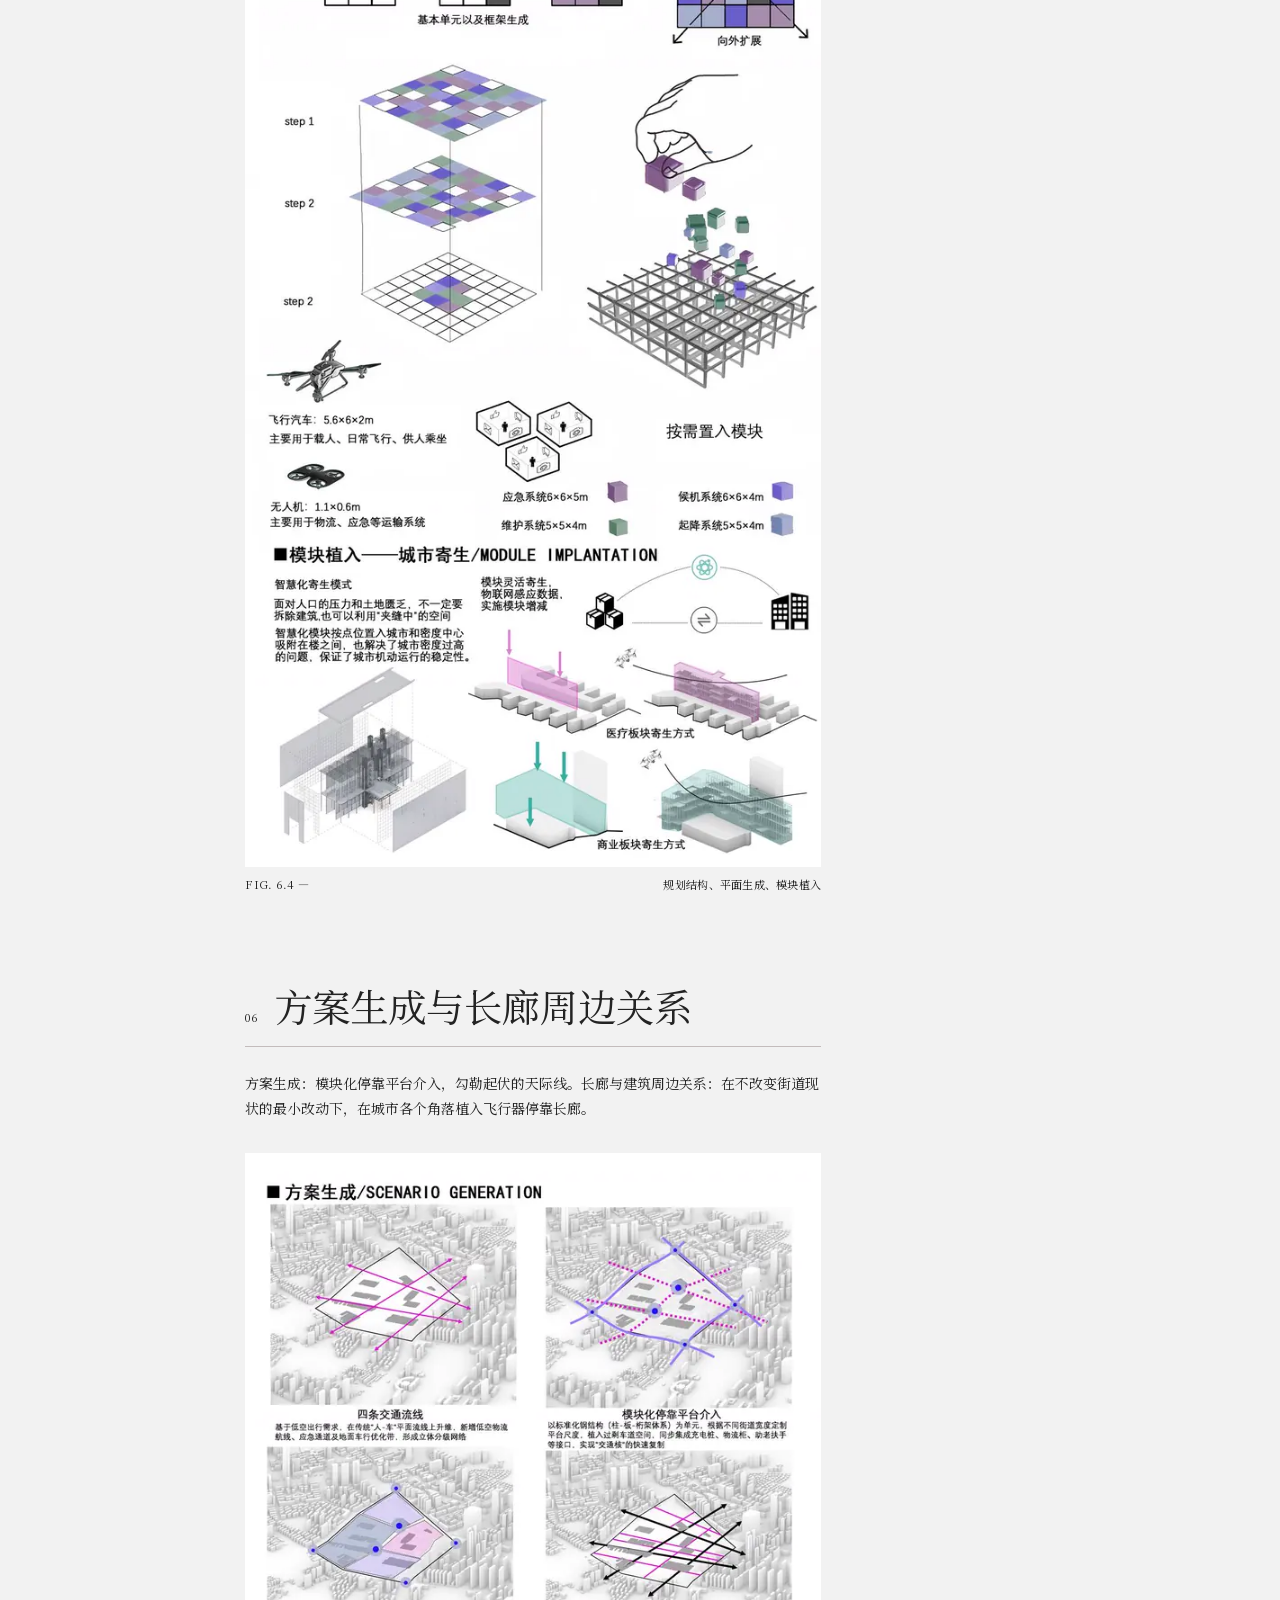
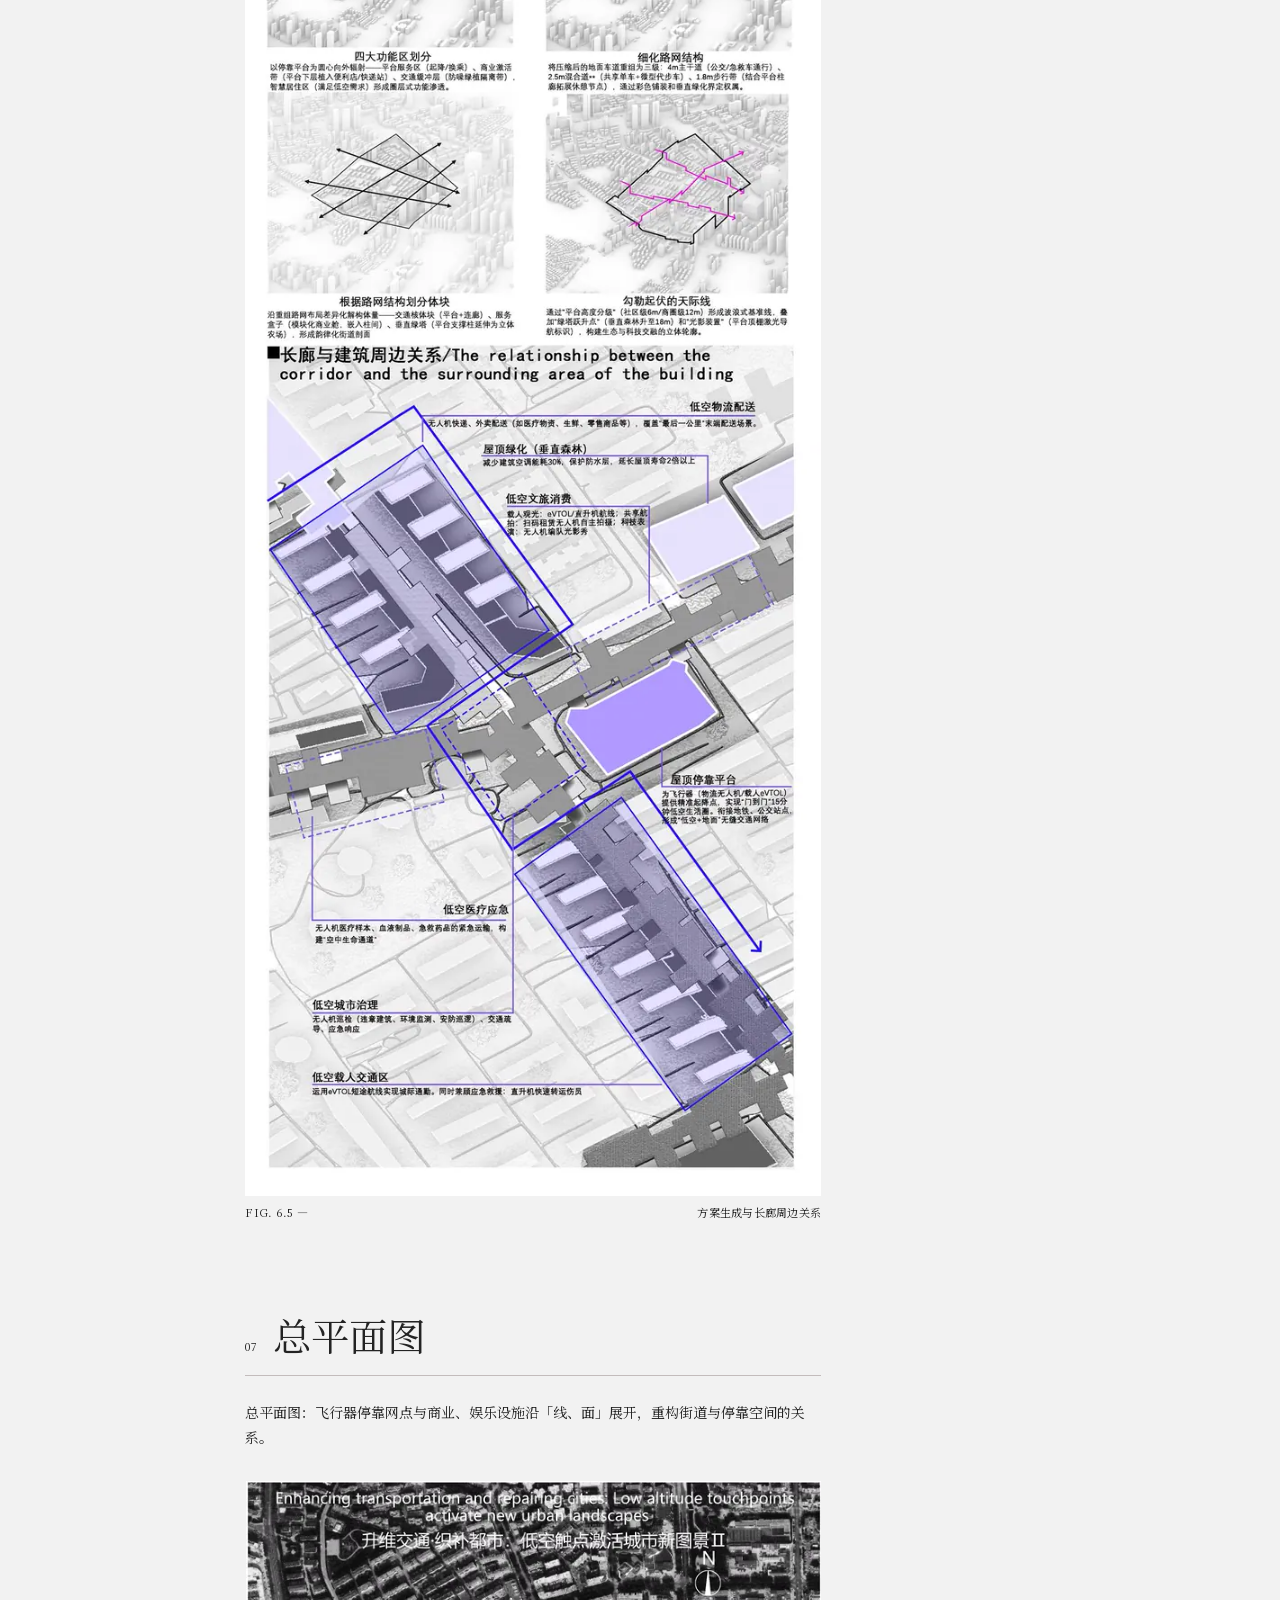
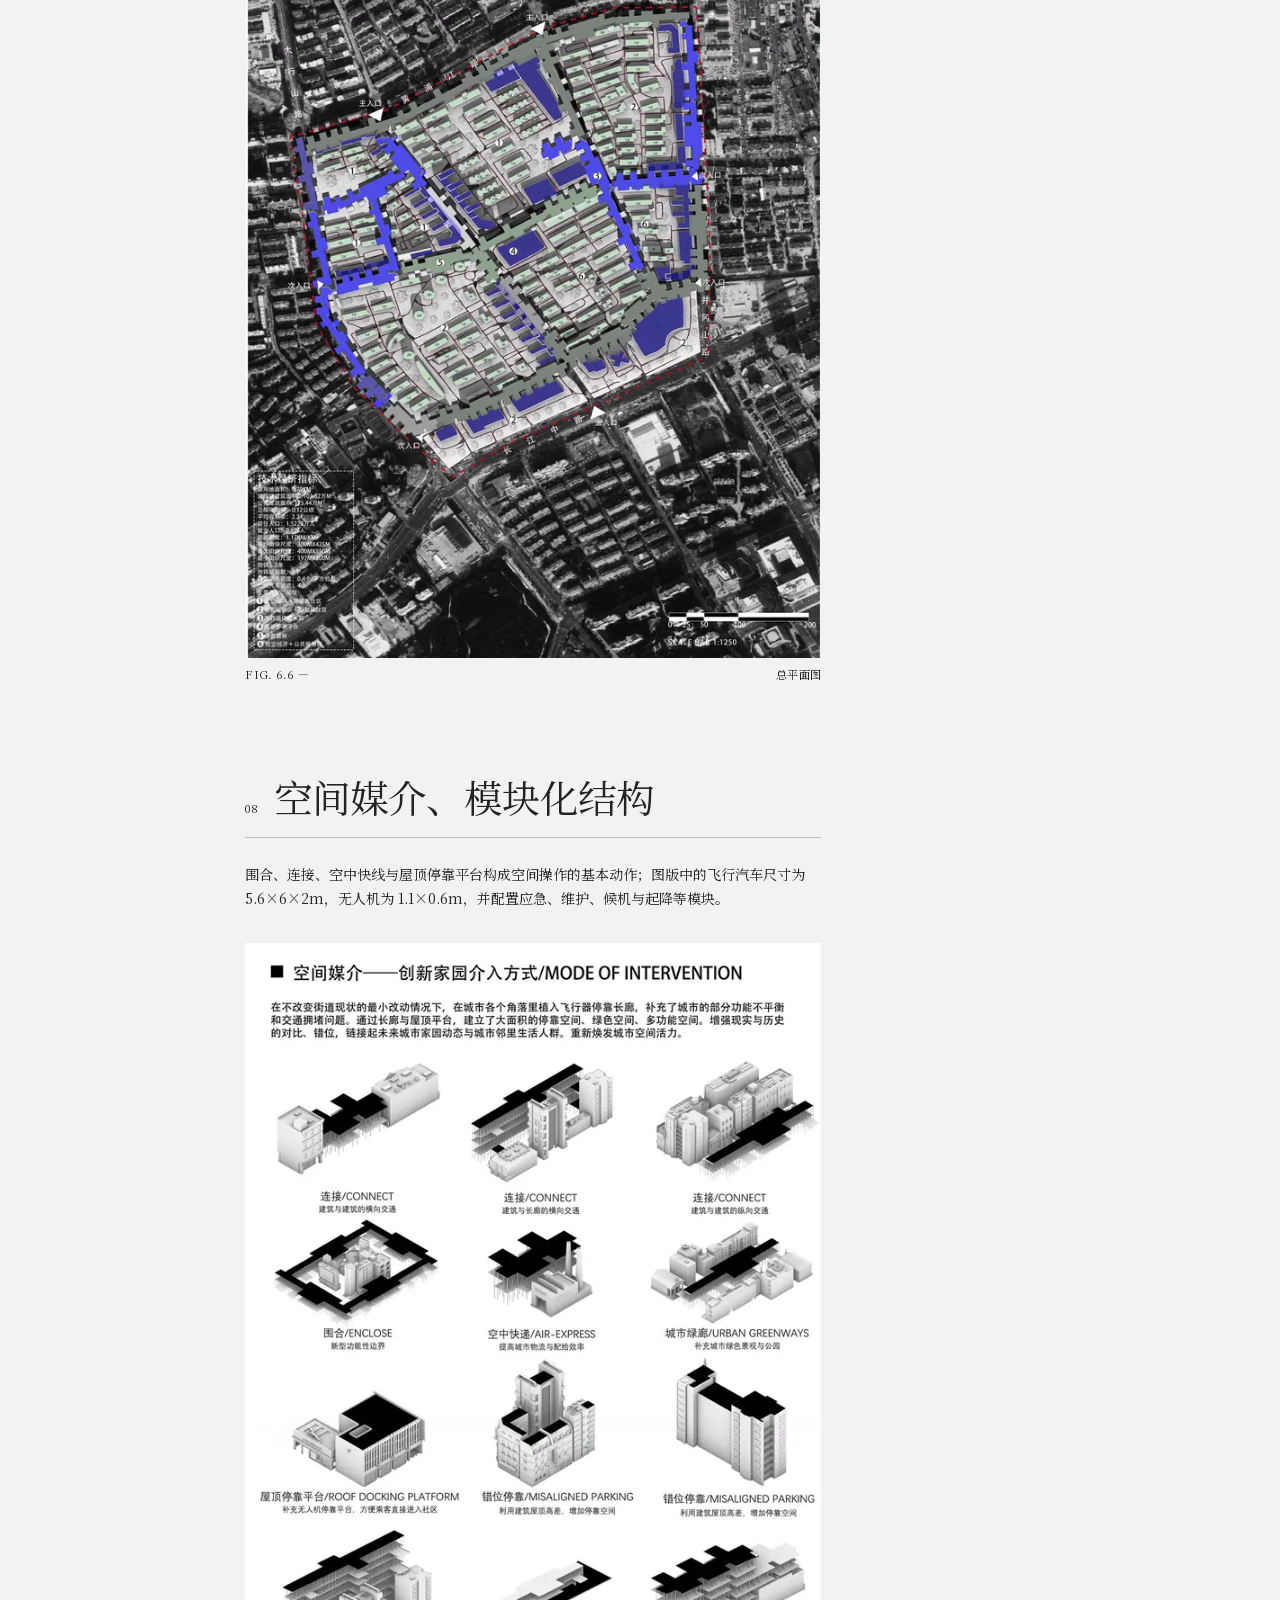
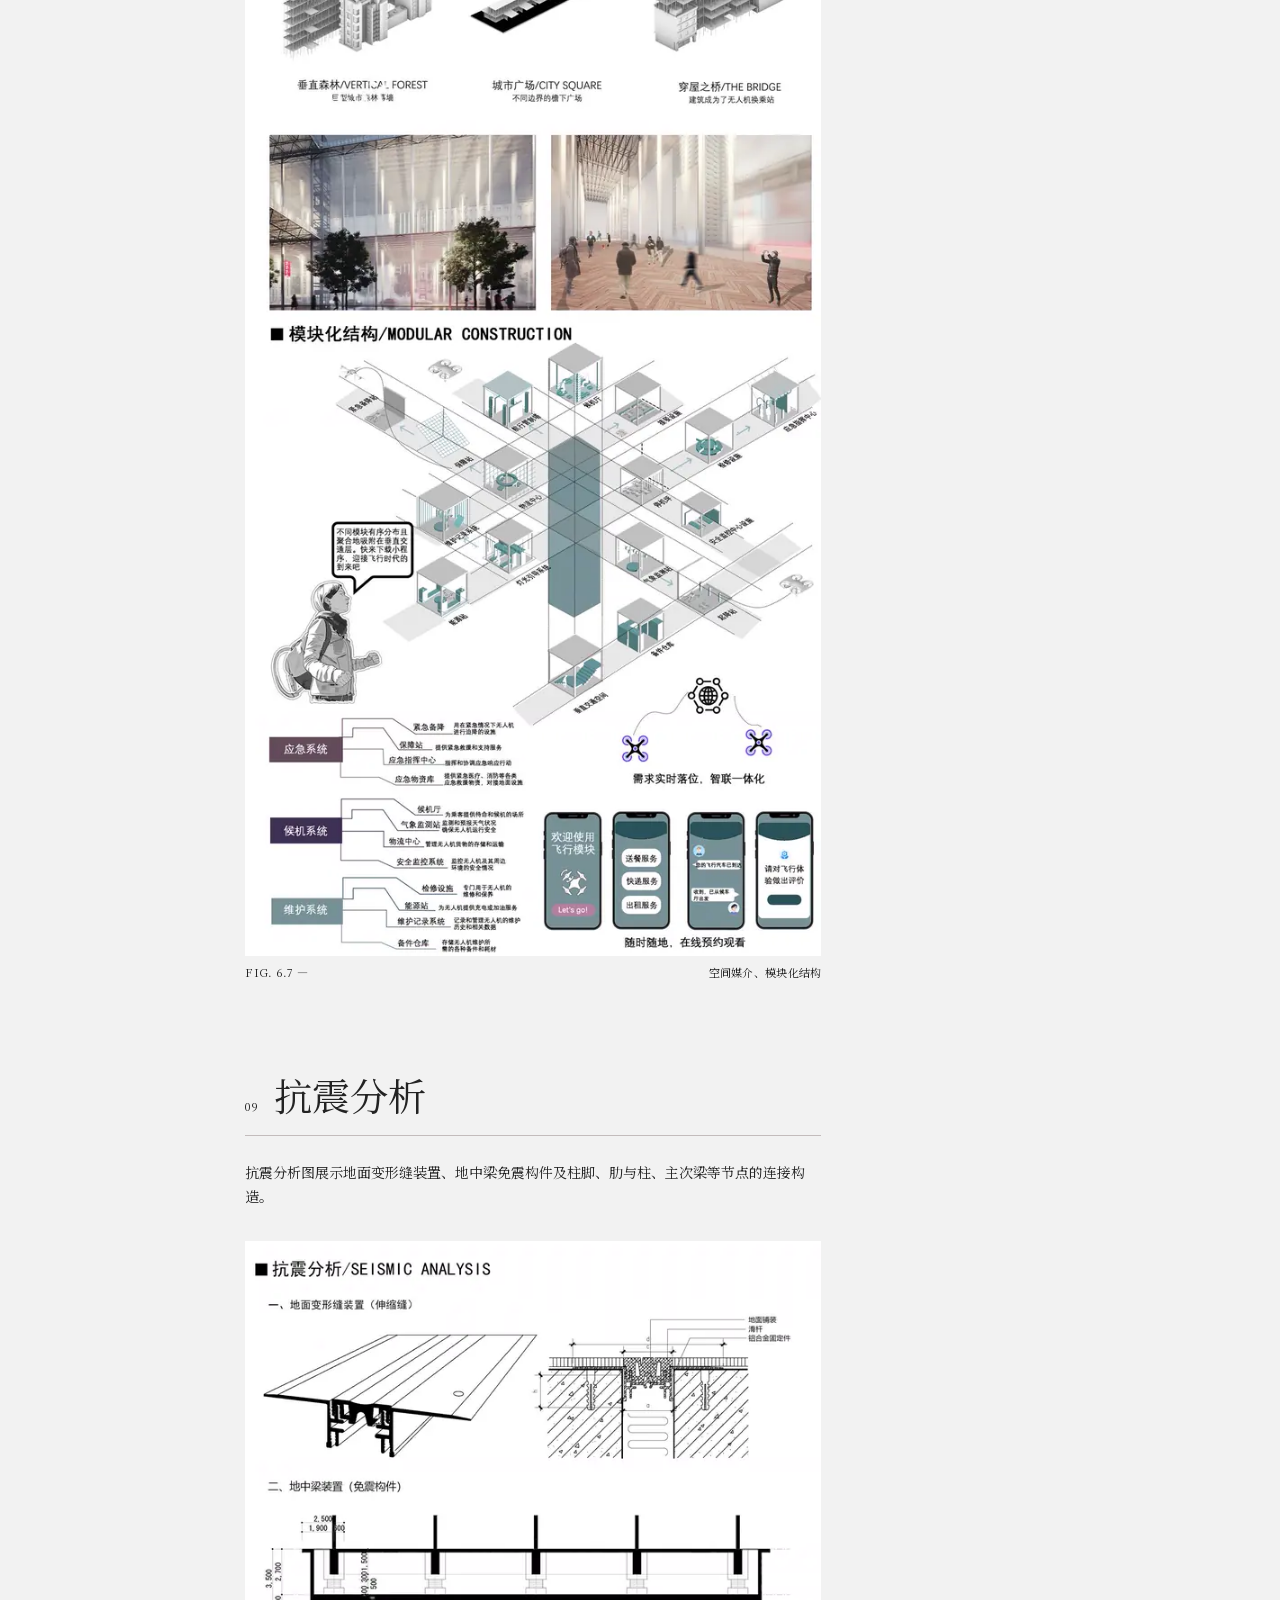
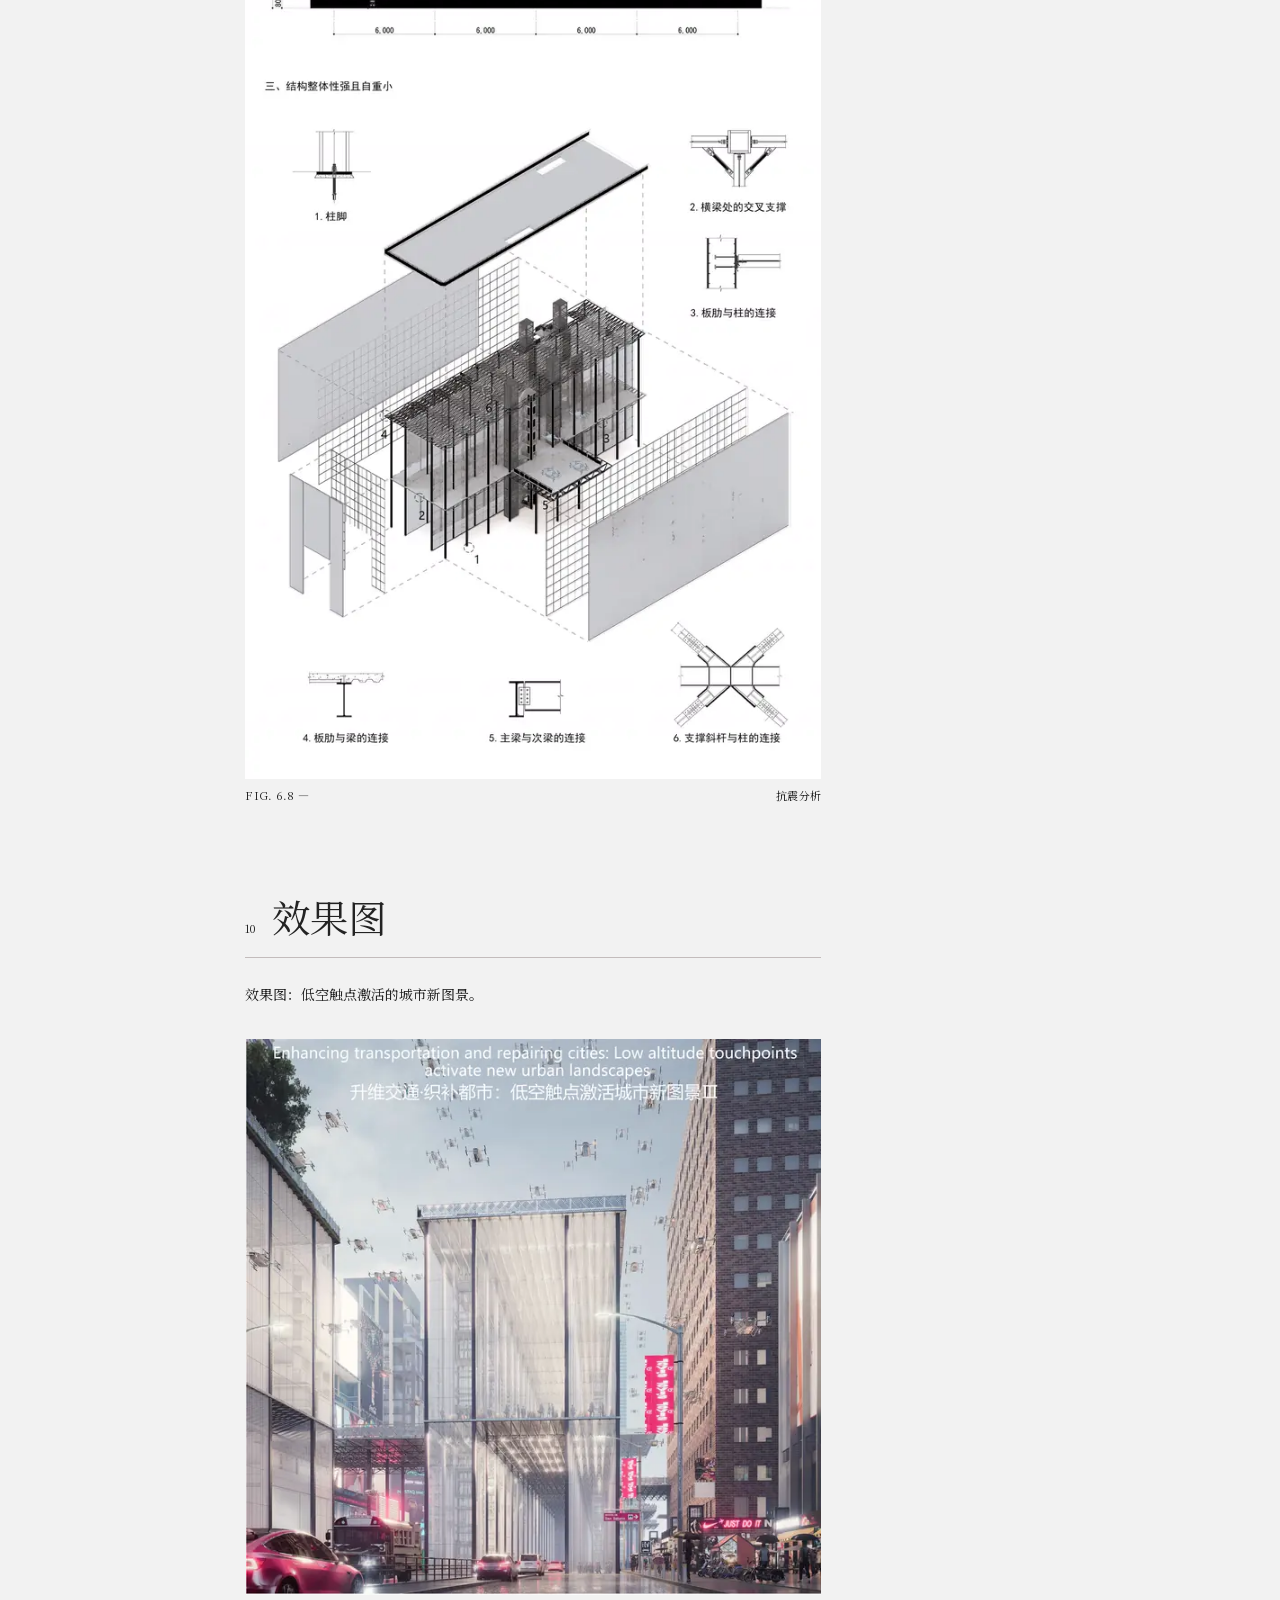
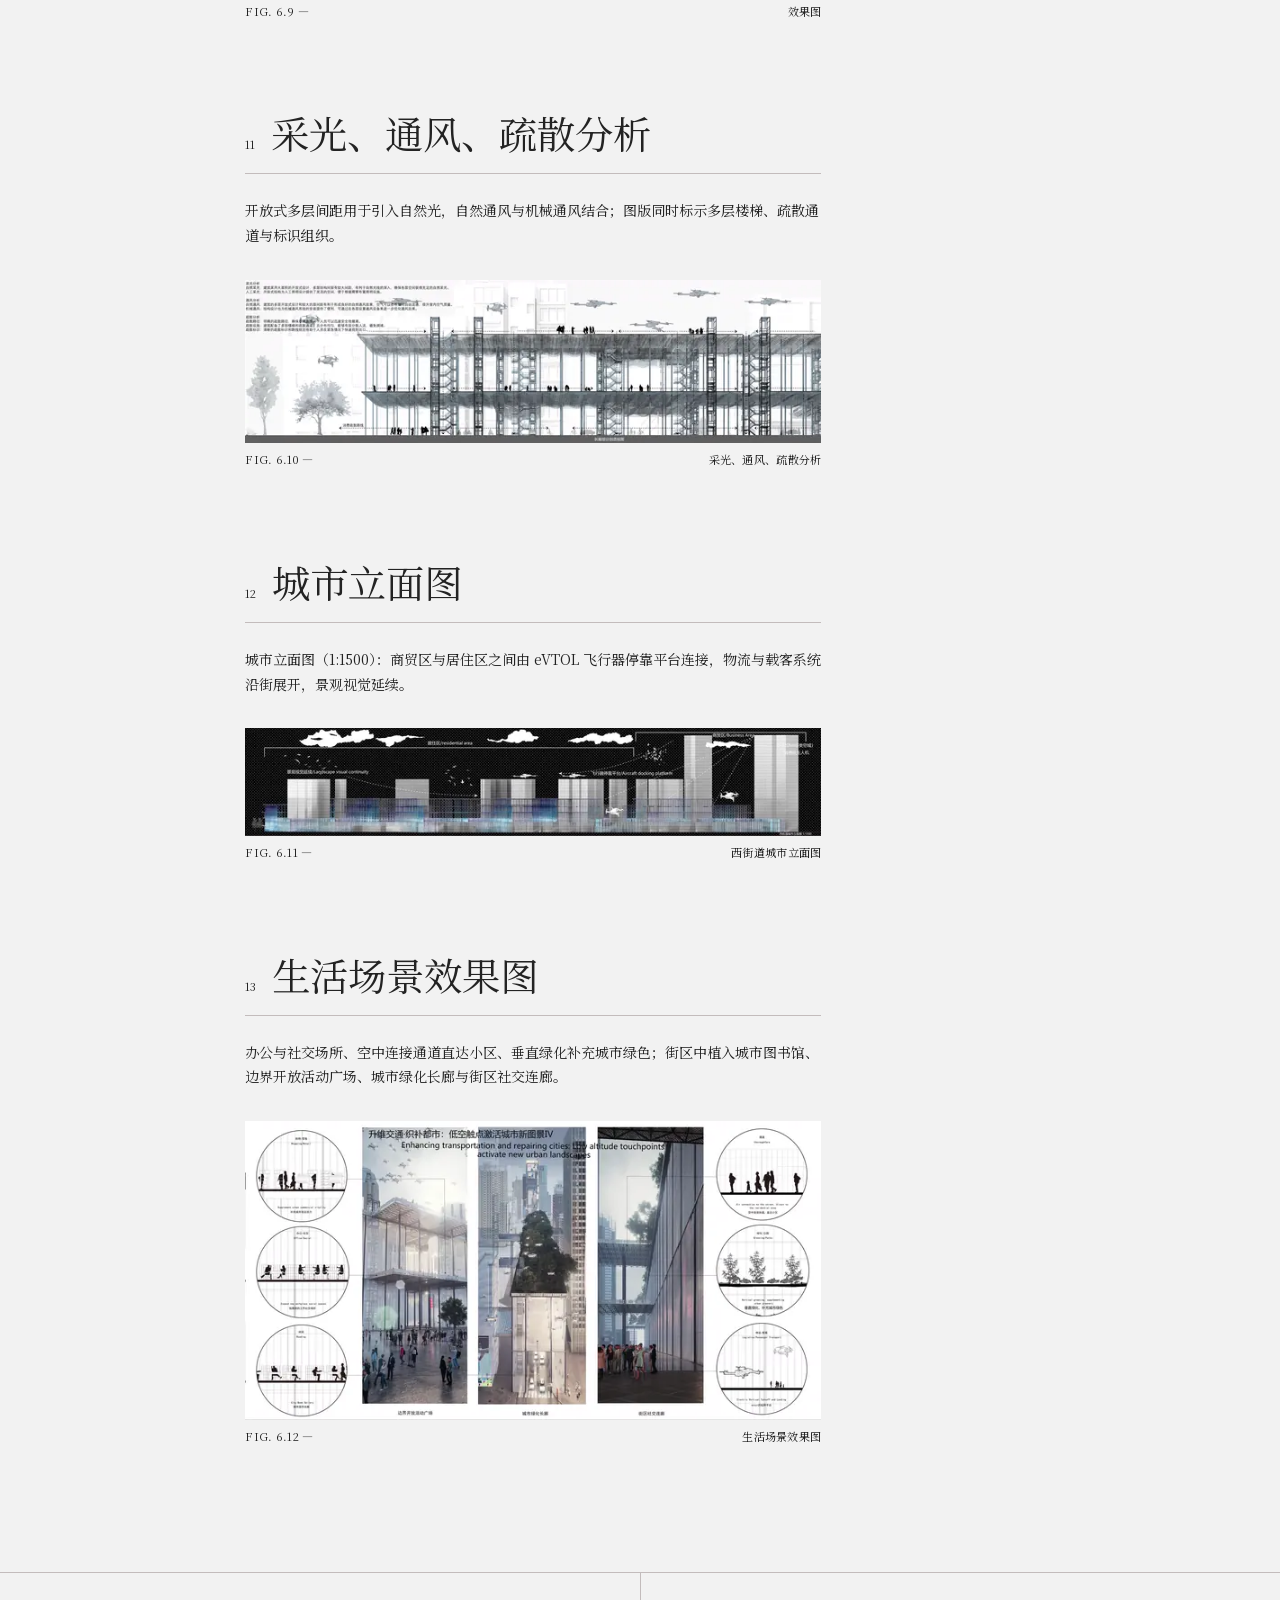
<file: project-06.html>
<!doctype html>
<html lang="zh-CN">
<head>
  <meta charset="utf-8">
  <meta name="viewport" content="width=device-width, initial-scale=1">
  <meta name="description" content="城市设计：朱翰林的城市设计项目，沿用旧站十二张选图与十三章导航。">
  <title>城市设计 — TRACES OF LIN</title>
  <!-- GENERATED FROM index.html BY tools/sync-redesign-route.mjs; DO NOT EDIT -->
  <link rel="icon" href="./favicon.svg" type="image/svg+xml">
  <link rel="stylesheet" href="./assets/css/fonts.css">
  <link rel="stylesheet" href="./assets/css/site.css">
  <script src="./assets/js/site.js" defer></script>
</head>
<body id="top" class="standalone-page">
  <a class="skip-link" href="#main"><span class="zh">跳到正文</span><span class="en" lang="en">Skip to content</span></a>
  <header class="site-header">
    <a class="wordmark" href="./index.html">TRACES OF LIN</a>
    <p class="header-discipline"><span class="zh">建筑 × 数字 × 数据</span><span class="en" lang="en">Architecture × Digital × Data</span></p>
    <nav class="desktop-nav" aria-label="主导航">
      <a href="./index.html#works"><span class="zh">作品目录</span><span class="en" lang="en">Works</span></a>
      <a href="./index.html#digital"><span class="zh">数字作品</span><span class="en" lang="en">Digital</span></a>
      <a href="./index.html#contact"><span class="zh">联系</span><span class="en" lang="en">Contact</span></a>
    </nav>
    <button class="language-toggle" type="button" role="switch" aria-checked="false" aria-label="切换到英文"><span class="language-zh">中</span><span class="language-divider">/</span><span class="language-en">EN</span></button>
  </header>
  <main id="main">
<article class="project-article" data-project-article="06">
      <header class="project-header">
        <a class="project-close" href="./index.html#works" data-project-close aria-label="关闭项目并返回首页"><span aria-hidden="true">←</span><span class="zh">返回作品目录</span><span class="en" lang="en">Back to index</span></a>
        <p>PROJECT 06</p>
        <h1><span class="zh">城市设计</span><span class="en" lang="en">Urban Design</span></h1>
        <p class="project-subtitle"><span class="zh">低空触点与街道空间的立体织补。</span><span class="en" lang="en">Low-altitude touchpoints stitch new layers into street life.</span></p>
      </header>
      <div class="project-layout">
        <aside class="project-meta">
          <dl><div><dt>DESIGN</dt><dd>朱翰林 ZHU HANLIN</dd></div><div><dt>TYPE</dt><dd><span class="zh">城市设计</span><span class="en" lang="en">Urban Design</span></dd></div><div><dt>LOCATION</dt><dd><span class="zh">青岛市黄岛区</span><span class="en" lang="en">Huangdao, Qingdao</span></dd></div><div><dt>STATUS</dt><dd><span class="zh">课程设计</span><span class="en" lang="en">Studio</span></dd></div></dl>
          <nav class="figure-nav" aria-label="12 张项目图片">
            <p>IMAGES / 12</p>
            <ol><li><button type="button" data-figure-target="1">01</button></li><li><button type="button" data-figure-target="2">02</button></li><li><button type="button" data-figure-target="3">03</button></li><li><button type="button" data-figure-target="4">04</button></li><li><button type="button" data-figure-target="5">05</button></li><li><button type="button" data-figure-target="6">06</button></li><li><button type="button" data-figure-target="7">07</button></li><li><button type="button" data-figure-target="8">08</button></li><li><button type="button" data-figure-target="9">09</button></li><li><button type="button" data-figure-target="10">10</button></li><li><button type="button" data-figure-target="11">11</button></li><li><button type="button" data-figure-target="12">12</button></li></ol>
          </nav>
        </aside>

        <div class="project-track">
          <section id="concept" class="project-section" aria-labelledby="06-concept-title">
            <div class="project-section-heading"><span>02</span><h2 id="06-concept-title"><span class="zh">概念图</span><span class="en" lang="en">CONCEPT</span></h2></div>
            <p class="zh">以低空经济为契机，以飞行器停靠平台为立体媒介，将飞行器停靠与街道空间重构缝合，推动出行观念向新型交通转变。</p>
            <p class="en" lang="en">Seizing the low-altitude economy, docking platforms become a three-dimensional medium stitching aircraft stopovers into street space, shifting mobility ideas towards new transport.</p>
            <figure class="project-figure" data-figure="1" id="figure-01"><a class="image-button" href="./assets/images/urban-01-1600.webp" data-lightbox-src="./assets/images/urban-01-1600.webp" data-caption-zh="FIG. 6.1 — 概念图" data-caption-en="FIG. 6.1 — CONCEPT"><img src="./assets/images/urban-01-960.webp" srcset="./assets/images/urban-01-640.webp 640w, ./assets/images/urban-01-960.webp 960w, ./assets/images/urban-01-1600.webp 1600w" sizes="(max-width: 767px) calc(100vw - 32px), 44vw" width="1600" height="2178" style="aspect-ratio: 1600 / 2178" alt="概念图" fetchpriority="high"></a><figcaption>FIG. 6.1 — <span class="zh">概念图</span><span class="en" lang="en">CONCEPT</span></figcaption></figure>
          </section>

          <section id="analysis" class="project-section" aria-labelledby="06-analysis-title">
            <div class="project-section-heading"><span>03</span><h2 id="06-analysis-title"><span class="zh">区位、场地、肌理分析</span><span class="en" lang="en">LOCATION, SITE &amp; FABRIC</span></h2></div>
            <p class="zh">场地位于青岛黄岛区，四周由黄埔江路、长江路、太行山路与井冈山路围合，占地约 0.8 km²。场地周边建筑密度较低、公共开放空间较多；场地内部建筑密度较高、公共开放空间较少。场地内部道路呈两横两纵分布，将场地分割成 8 个地块，呈网格状街区。</p>
            <p class="en" lang="en">The site sits in Huangdao, Qingdao, framed by four roads, about 0.8 km². The surroundings are low-density with ample open space, while the interior is denser with less; two horizontal and two vertical roads cut the site into eight grid-like blocks.</p>
            <figure class="project-figure" data-figure="2" id="figure-02"><a class="image-button" href="./assets/images/urban-02-1060.webp" data-lightbox-src="./assets/images/urban-02-1060.webp" data-caption-zh="FIG. 6.2 — 区位、场地、肌理分析" data-caption-en="FIG. 6.2 — LOCATION, SITE &amp; FABRIC"><img src="./assets/images/urban-02-960.webp" srcset="./assets/images/urban-02-640.webp 640w, ./assets/images/urban-02-960.webp 960w, ./assets/images/urban-02-1060.webp 1060w" sizes="(max-width: 767px) calc(100vw - 32px), 44vw" width="1060" height="3000" style="aspect-ratio: 1060 / 3000" alt="区位场地肌理分析图" loading="lazy" decoding="async"></a><figcaption>FIG. 6.2 — <span class="zh">区位、场地、肌理分析</span><span class="en" lang="en">LOCATION, SITE &amp; FABRIC</span></figcaption></figure>
          </section>

          <section id="contradictions" class="project-section" aria-labelledby="06-contradictions-title">
            <div class="project-section-heading"><span>04</span><h2 id="06-contradictions-title"><span class="zh">城市矛盾、设计目标、方案策略</span><span class="en" lang="en">CONTRADICTIONS, GOALS &amp; STRATEGY</span></h2></div>
            <p class="zh">城市矛盾之锁：①公共服务盲区之锁——职住分离加剧通勤压力；②交通效率之锁——商业网点与居住区距离失衡；③情感孤独之锁——城市居民的情感孤独。城市矛盾之匙：①建立城市飞行器停靠网点平台；②网点（线、面）内部增设商业服务设施；③增设娱乐设施。设计目标与方案策略：空中连廊、空中阳台等休闲空间，线下无人配送与线上互动反馈结合。</p>
            <p class="en" lang="en">The locks: ① blind spots in public service — job-housing separation strains commuting; ② traffic inefficiency — commerce and housing are out of balance; ③ emotional loneliness. The keys: ① a network of city aircraft docking platforms; ② commercial services added inside the network; ③ leisure facilities. Goals and strategy: sky corridors and balconies as leisure space, offline unmanned delivery combined with online interactive feedback.</p>
            <figure class="project-figure" data-figure="3" id="figure-03"><a class="image-button" href="./assets/images/urban-03-1062.webp" data-lightbox-src="./assets/images/urban-03-1062.webp" data-caption-zh="FIG. 6.3 — 城市矛盾、设计目标、方案策略" data-caption-en="FIG. 6.3 — CONTRADICTIONS, GOALS &amp; STRATEGY"><img src="./assets/images/urban-03-960.webp" srcset="./assets/images/urban-03-640.webp 640w, ./assets/images/urban-03-960.webp 960w, ./assets/images/urban-03-1062.webp 1062w" sizes="(max-width: 767px) calc(100vw - 32px), 44vw" width="1062" height="3000" style="aspect-ratio: 1062 / 3000" alt="城市矛盾设计目标方案策略图" loading="lazy" decoding="async"></a><figcaption>FIG. 6.3 — <span class="zh">城市矛盾、设计目标、方案策略</span><span class="en" lang="en">CONTRADICTIONS, GOALS &amp; STRATEGY</span></figcaption></figure>
          </section>

          <section id="planning" class="project-section" aria-labelledby="06-planning-title">
            <div class="project-section-heading"><span>05</span><h2 id="06-planning-title"><span class="zh">规划结构、平面生成、模块植入</span><span class="en" lang="en">PLANNING, PLANAR GENERATION &amp; IMPLANTATION</span></h2></div>
            <p class="zh">规划结构梳理四条交通流线与四大功能区，以路网划分体块并逐步生成基本单元与框架。智慧化模块利用建筑之间的夹缝空间按点位植入，回应城市密度与机动运行。</p>
            <p class="en" lang="en">The planning structure sorts four traffic flows and four functional zones, using the road network to shape blocks, basic units and frames. Smart modules occupy gaps between buildings at specific points, responding to urban density and mobility.</p>
            <figure class="project-figure" data-figure="4" id="figure-04"><a class="image-button" href="./assets/images/urban-04-1042.webp" data-lightbox-src="./assets/images/urban-04-1042.webp" data-caption-zh="FIG. 6.4 — 规划结构、平面生成、模块植入" data-caption-en="FIG. 6.4 — PLANNING, PLANAR GENERATION &amp; IMPLANTATION"><img src="./assets/images/urban-04-960.webp" srcset="./assets/images/urban-04-640.webp 640w, ./assets/images/urban-04-960.webp 960w, ./assets/images/urban-04-1042.webp 1042w" sizes="(max-width: 767px) calc(100vw - 32px), 44vw" width="1042" height="3000" style="aspect-ratio: 1042 / 3000" alt="规划结构平面生成模块植入图" loading="lazy" decoding="async"></a><figcaption>FIG. 6.4 — <span class="zh">规划结构、平面生成、模块植入</span><span class="en" lang="en">PLANNING, PLANAR GENERATION &amp; IMPLANTATION</span></figcaption></figure>
          </section>

          <section id="generation" class="project-section" aria-labelledby="06-generation-title">
            <div class="project-section-heading"><span>06</span><h2 id="06-generation-title"><span class="zh">方案生成与长廊周边关系</span><span class="en" lang="en">SCENARIO &amp; CORRIDOR</span></h2></div>
            <p class="zh">方案生成：模块化停靠平台介入，勾勒起伏的天际线。长廊与建筑周边关系：在不改变街道现状的最小改动下，在城市各个角落植入飞行器停靠长廊。</p>
            <p class="en" lang="en">Scenario generation: modular docking platforms intervene, sketching an undulating skyline. Corridor relations: with minimal change to existing streets, aircraft docking corridors are implanted across the city.</p>
            <figure class="project-figure" data-figure="5" id="figure-05"><a class="image-button" href="./assets/images/urban-05-1051.webp" data-lightbox-src="./assets/images/urban-05-1051.webp" data-caption-zh="FIG. 6.5 — 方案生成与长廊周边关系" data-caption-en="FIG. 6.5 — SCENARIO &amp; CORRIDOR"><img src="./assets/images/urban-05-960.webp" srcset="./assets/images/urban-05-640.webp 640w, ./assets/images/urban-05-960.webp 960w, ./assets/images/urban-05-1051.webp 1051w" sizes="(max-width: 767px) calc(100vw - 32px), 44vw" width="1051" height="3000" style="aspect-ratio: 1051 / 3000" alt="方案生成与长廊周边关系图" loading="lazy" decoding="async"></a><figcaption>FIG. 6.5 — <span class="zh">方案生成与长廊周边关系</span><span class="en" lang="en">SCENARIO &amp; CORRIDOR</span></figcaption></figure>
          </section>

          <section id="masterplan" class="project-section" aria-labelledby="06-masterplan-title">
            <div class="project-section-heading"><span>07</span><h2 id="06-masterplan-title"><span class="zh">总平面图</span><span class="en" lang="en">MASTERPLAN</span></h2></div>
            <p class="zh">总平面图：飞行器停靠网点与商业、娱乐设施沿「线、面」展开，重构街道与停靠空间的关系。</p>
            <p class="en" lang="en">Master plan: docking networks with commercial and leisure facilities unfold along lines and areas, rebuilding the relation between street and stopover space.</p>
            <figure class="project-figure" data-figure="6" id="figure-06"><a class="image-button" href="./assets/images/urban-06-1600.webp" data-lightbox-src="./assets/images/urban-06-1600.webp" data-caption-zh="FIG. 6.6 — 总平面图" data-caption-en="FIG. 6.6 — MASTERPLAN"><img src="./assets/images/urban-06-960.webp" srcset="./assets/images/urban-06-640.webp 640w, ./assets/images/urban-06-960.webp 960w, ./assets/images/urban-06-1600.webp 1600w" sizes="(max-width: 767px) calc(100vw - 32px), 44vw" width="1600" height="2158" style="aspect-ratio: 1600 / 2158" alt="总平面图" loading="lazy" decoding="async"></a><figcaption>FIG. 6.6 — <span class="zh">总平面图</span><span class="en" lang="en">MASTERPLAN</span></figcaption></figure>
          </section>

          <section id="media" class="project-section" aria-labelledby="06-media-title">
            <div class="project-section-heading"><span>08</span><h2 id="06-media-title"><span class="zh">空间媒介、模块化结构</span><span class="en" lang="en">INTERVENTION &amp; MODULAR STRUCTURE</span></h2></div>
            <p class="zh">围合、连接、空中快线与屋顶停靠平台构成空间操作的基本动作；图版中的飞行汽车尺寸为 5.6×6×2m，无人机为 1.1×0.6m，并配置应急、维护、候机与起降等模块。</p>
            <p class="en" lang="en">Enclosure, connection, air express routes and rooftop platforms form the basic spatial moves. The boards specify flying cars at 5.6×6×2 m and drones at 1.1×0.6 m, alongside emergency, maintenance, waiting and take-off-landing modules.</p>
            <figure class="project-figure" data-figure="7" id="figure-07"><a class="image-button" href="./assets/images/urban-07-1071.webp" data-lightbox-src="./assets/images/urban-07-1071.webp" data-caption-zh="FIG. 6.7 — 空间媒介、模块化结构" data-caption-en="FIG. 6.7 — INTERVENTION &amp; MODULAR STRUCTURE"><img src="./assets/images/urban-07-960.webp" srcset="./assets/images/urban-07-640.webp 640w, ./assets/images/urban-07-960.webp 960w, ./assets/images/urban-07-1071.webp 1071w" sizes="(max-width: 767px) calc(100vw - 32px), 44vw" width="1071" height="3000" style="aspect-ratio: 1071 / 3000" alt="空间媒介模块化结构图" loading="lazy" decoding="async"></a><figcaption>FIG. 6.7 — <span class="zh">空间媒介、模块化结构</span><span class="en" lang="en">INTERVENTION &amp; MODULAR STRUCTURE</span></figcaption></figure>
          </section>

          <section id="seismic" class="project-section" aria-labelledby="06-seismic-title">
            <div class="project-section-heading"><span>09</span><h2 id="06-seismic-title"><span class="zh">抗震分析</span><span class="en" lang="en">SEISMIC ANALYSIS</span></h2></div>
            <p class="zh">抗震分析图展示地面变形缝装置、地中梁免震构件及柱脚、肋与柱、主次梁等节点的连接构造。</p>
            <p class="en" lang="en">The seismic study presents ground movement-joint devices, seismic-isolation components at underground beams, and connection details at column bases, ribs, columns and primary or secondary beams.</p>
            <figure class="project-figure" data-figure="8" id="figure-08"><a class="image-button" href="./assets/images/urban-08-1519.webp" data-lightbox-src="./assets/images/urban-08-1519.webp" data-caption-zh="FIG. 6.8 — 抗震分析" data-caption-en="FIG. 6.8 — SEISMIC ANALYSIS"><img src="./assets/images/urban-08-960.webp" srcset="./assets/images/urban-08-640.webp 640w, ./assets/images/urban-08-960.webp 960w, ./assets/images/urban-08-1519.webp 1519w" sizes="(max-width: 767px) calc(100vw - 32px), 44vw" width="1519" height="3000" style="aspect-ratio: 1519 / 3000" alt="抗震分析图" loading="lazy" decoding="async"></a><figcaption>FIG. 6.8 — <span class="zh">抗震分析</span><span class="en" lang="en">SEISMIC ANALYSIS</span></figcaption></figure>
          </section>

          <section id="rendering" class="project-section" aria-labelledby="06-rendering-title">
            <div class="project-section-heading"><span>10</span><h2 id="06-rendering-title"><span class="zh">效果图</span><span class="en" lang="en">RENDERING</span></h2></div>
            <p class="zh">效果图：低空触点激活的城市新图景。</p>
            <p class="en" lang="en">Rendering: a new urban vision activated by low-altitude touchpoints.</p>
            <figure class="project-figure" data-figure="9" id="figure-09"><a class="image-button" href="./assets/images/urban-09-1600.webp" data-lightbox-src="./assets/images/urban-09-1600.webp" data-caption-zh="FIG. 6.9 — 效果图" data-caption-en="FIG. 6.9 — RENDERING"><img src="./assets/images/urban-09-960.webp" srcset="./assets/images/urban-09-640.webp 640w, ./assets/images/urban-09-960.webp 960w, ./assets/images/urban-09-1600.webp 1600w" sizes="(max-width: 767px) calc(100vw - 32px), 44vw" width="1600" height="1544" style="aspect-ratio: 1600 / 1544" alt="效果图" loading="lazy" decoding="async"></a><figcaption>FIG. 6.9 — <span class="zh">效果图</span><span class="en" lang="en">RENDERING</span></figcaption></figure>
          </section>

          <section id="performance" class="project-section" aria-labelledby="06-performance-title">
            <div class="project-section-heading"><span>11</span><h2 id="06-performance-title"><span class="zh">采光、通风、疏散分析</span><span class="en" lang="en">LIGHT, VENTILATION &amp; EVACUATION</span></h2></div>
            <p class="zh">开放式多层间距用于引入自然光，自然通风与机械通风结合；图版同时标示多层楼梯、疏散通道与标识组织。</p>
            <p class="en" lang="en">Open multi-level spacing admits natural light, while natural and mechanical ventilation are combined. The board also marks stairs, escape routes and wayfinding across the levels.</p>
            <figure class="project-figure" data-figure="10" id="figure-10"><a class="image-button" href="./assets/images/urban-10-1600.webp" data-lightbox-src="./assets/images/urban-10-1600.webp" data-caption-zh="FIG. 6.10 — 采光、通风、疏散分析" data-caption-en="FIG. 6.10 — LIGHT, VENTILATION &amp; EVACUATION"><img src="./assets/images/urban-10-960.webp" srcset="./assets/images/urban-10-640.webp 640w, ./assets/images/urban-10-960.webp 960w, ./assets/images/urban-10-1600.webp 1600w" sizes="(max-width: 767px) calc(100vw - 32px), 44vw" width="1600" height="456" style="aspect-ratio: 1600 / 456" alt="采光通风疏散分析图" loading="lazy" decoding="async"></a><figcaption>FIG. 6.10 — <span class="zh">采光、通风、疏散分析</span><span class="en" lang="en">LIGHT, VENTILATION &amp; EVACUATION</span></figcaption></figure>
          </section>

          <section id="elevation" class="project-section" aria-labelledby="06-elevation-title">
            <div class="project-section-heading"><span>12</span><h2 id="06-elevation-title"><span class="zh">城市立面图</span><span class="en" lang="en">URBAN ELEVATION</span></h2></div>
            <p class="zh">城市立面图（1:1500）：商贸区与居住区之间由 eVTOL 飞行器停靠平台连接，物流与载客系统沿街展开，景观视觉延续。</p>
            <p class="en" lang="en">Urban elevation (1:1500): eVTOL docking platforms link business and residential areas; logistics and passenger systems run along the street as the landscape view continues.</p>
            <figure class="project-figure" data-figure="11" id="figure-11"><a class="image-button" href="./assets/images/urban-11-1600.webp" data-lightbox-src="./assets/images/urban-11-1600.webp" data-caption-zh="FIG. 6.11 — 西街道城市立面图" data-caption-en="FIG. 6.11 — West Street Urban Elevation"><img src="./assets/images/urban-11-960.webp" srcset="./assets/images/urban-11-640.webp 640w, ./assets/images/urban-11-960.webp 960w, ./assets/images/urban-11-1600.webp 1600w" sizes="(max-width: 767px) calc(100vw - 32px), 44vw" width="1600" height="300" style="aspect-ratio: 1600 / 300" alt="西街道城市立面图：eVTOL 停靠平台、物流载客与沿街景观" loading="lazy" decoding="async"></a><figcaption>FIG. 6.11 — <span class="zh">西街道城市立面图</span><span class="en" lang="en">West Street Urban Elevation</span></figcaption></figure>
          </section>

          <section id="scenes" class="project-section" aria-labelledby="06-scenes-title">
            <div class="project-section-heading"><span>13</span><h2 id="06-scenes-title"><span class="zh">生活场景效果图</span><span class="en" lang="en">STREET LIFE SCENES</span></h2></div>
            <p class="zh">办公与社交场所、空中连接通道直达小区、垂直绿化补充城市绿色；街区中植入城市图书馆、边界开放活动广场、城市绿化长廊与街区社交连廊。</p>
            <p class="en" lang="en">Workplaces and social spaces, air corridors reaching residential areas, vertical greening adding urban green; city libraries, open-edge activity plazas, green corridors and neighbourhood social links are woven into the blocks.</p>
            <figure class="project-figure" data-figure="12" id="figure-12"><a class="image-button" href="./assets/images/urban-12-1600.webp" data-lightbox-src="./assets/images/urban-12-1600.webp" data-caption-zh="FIG. 6.12 — 生活场景效果图" data-caption-en="FIG. 6.12 — STREET LIFE SCENES"><img src="./assets/images/urban-12-960.webp" srcset="./assets/images/urban-12-640.webp 640w, ./assets/images/urban-12-960.webp 960w, ./assets/images/urban-12-1600.webp 1600w" sizes="(max-width: 767px) calc(100vw - 32px), 44vw" width="1600" height="830" style="aspect-ratio: 1600 / 830" alt="生活场景效果图" loading="lazy" decoding="async"></a><figcaption>FIG. 6.12 — <span class="zh">生活场景效果图</span><span class="en" lang="en">STREET LIFE SCENES</span></figcaption></figure>
          </section>
        </div>

        <aside class="project-info">
          <section id="abstract" class="project-section project-abstract" aria-labelledby="06-abstract-title">
            <div class="project-section-heading"><span>01</span><h2 id="06-abstract-title"><span class="zh">设计说明</span><span class="en" lang="en">Design statement</span></h2></div>
            <p class="zh">场地位于山东省青岛市黄岛区，占地约 0.8 km²。设计以「升维交通 · 织补都市：低空触点激活城市新图景」为题，以飞行器停靠平台为立体媒介，利用过街天桥与柱、板、桁架形成长廊式停靠平台，并将停靠、商业服务与娱乐设施织入街道空间。</p><p class="en" lang="en">The approximately 0.8 km² site lies in Huangdao District, Qingdao. Titled around low-altitude touchpoints and urban repair, the project uses aircraft docking platforms as a three-dimensional medium. Overpasses, columns, slabs and trusses form corridor platforms, weaving docking, commercial services and leisure facilities into street space.</p>
          </section>
          <nav class="chapter-nav" aria-label="项目13章目录">
            <p>CONTENTS / 13</p>
            <ol>
              <li><a href="./project-06.html#abstract" data-chapter="abstract"><span>01</span><span class="zh">设计说明</span><span class="en" lang="en">Statement</span></a></li>
              <li><a href="./project-06.html#concept" data-chapter="concept"><span>02</span><span class="zh">概念图</span><span class="en" lang="en">CONCEPT</span></a></li>
              <li><a href="./project-06.html#analysis" data-chapter="analysis"><span>03</span><span class="zh">区位、场地、肌理分析</span><span class="en" lang="en">LOCATION, SITE &amp; FABRIC</span></a></li>
              <li><a href="./project-06.html#contradictions" data-chapter="contradictions"><span>04</span><span class="zh">城市矛盾、设计目标、方案策略</span><span class="en" lang="en">CONTRADICTIONS, GOALS &amp; STRATEGY</span></a></li>
              <li><a href="./project-06.html#planning" data-chapter="planning"><span>05</span><span class="zh">规划结构、平面生成、模块植入</span><span class="en" lang="en">PLANNING, PLANAR GENERATION &amp; IMPLANTATION</span></a></li>
              <li><a href="./project-06.html#generation" data-chapter="generation"><span>06</span><span class="zh">方案生成与长廊周边关系</span><span class="en" lang="en">SCENARIO &amp; CORRIDOR</span></a></li>
              <li><a href="./project-06.html#masterplan" data-chapter="masterplan"><span>07</span><span class="zh">总平面图</span><span class="en" lang="en">MASTERPLAN</span></a></li>
              <li><a href="./project-06.html#media" data-chapter="media"><span>08</span><span class="zh">空间媒介、模块化结构</span><span class="en" lang="en">INTERVENTION &amp; MODULAR STRUCTURE</span></a></li>
              <li><a href="./project-06.html#seismic" data-chapter="seismic"><span>09</span><span class="zh">抗震分析</span><span class="en" lang="en">SEISMIC ANALYSIS</span></a></li>
              <li><a href="./project-06.html#rendering" data-chapter="rendering"><span>10</span><span class="zh">效果图</span><span class="en" lang="en">RENDERING</span></a></li>
              <li><a href="./project-06.html#performance" data-chapter="performance"><span>11</span><span class="zh">采光、通风、疏散分析</span><span class="en" lang="en">LIGHT, VENTILATION &amp; EVACUATION</span></a></li>
              <li><a href="./project-06.html#elevation" data-chapter="elevation"><span>12</span><span class="zh">城市立面图</span><span class="en" lang="en">URBAN ELEVATION</span></a></li>
              <li><a href="./project-06.html#scenes" data-chapter="scenes"><span>13</span><span class="zh">生活场景效果图</span><span class="en" lang="en">STREET LIFE SCENES</span></a></li>
            </ol>
          </nav>
          <div class="project-jump"><button type="button" data-figure-step="-1"><span class="zh">上一张</span><span class="en" lang="en">Previous</span></button><button type="button" data-figure-step="1"><span class="zh">下一张图</span><span class="en" lang="en">Next image</span></button></div>
        </aside>
      </div>
      <nav class="project-pager" aria-label="上一项与下一项作品"><a class="project-link project-pager-link" href="./project-05.html" data-project="05"><span class="project-pager-label">← <span class="zh">上一项</span><span class="en" lang="en">Previous</span></span><strong><span class="zh">高层建筑</span><span class="en" lang="en">High-rise Design</span></strong></a><a class="project-link project-pager-link" href="./project-01.html" data-project="01"><span class="project-pager-label"><span class="zh">下一项</span><span class="en" lang="en">Next</span> →</span><strong><span class="zh">浙东运河博物馆</span><span class="en" lang="en">Grand Canal Museum</span></strong></a></nav>
      <nav class="mobile-project-bar" aria-label="项目图片操作"><button type="button" data-figure-step="-1"><span class="zh">上一张</span><span class="en" lang="en">Previous</span></button><a class="project-close" href="./index.html#works" data-project-close><span class="zh">目录</span><span class="en" lang="en">Index</span></a><button type="button" data-figure-step="1"><span class="zh">下一张</span><span class="en" lang="en">Next</span></button></nav>
    </article>
  </main>
  <dialog class="lightbox" id="lightbox" aria-labelledby="lightbox-caption">
    <div class="lightbox-toolbar"><p id="lightbox-caption"></p><button type="button" class="lightbox-close" aria-label="关闭图片"><span class="zh">关闭</span><span class="en" lang="en">Close</span> ×</button></div>
    <div class="lightbox-stage"><img id="lightbox-image" src="[data-uri]" alt=""></div>
  </dialog>
</body>
</html>
</file>
<file: assets/css/fonts.css>
@font-face {
  font-family: 'Instrument Serif';
  font-style: normal;
  font-weight: 400;
  font-display: swap;
  src: url('../fonts/InstrumentSerif-Regular.woff2') format('woff2');
}
@font-face {
  font-family: 'Instrument Serif';
  font-style: italic;
  font-weight: 400;
  font-display: swap;
  src: url('../fonts/InstrumentSerif-Italic.woff2') format('woff2');
}
/* Modified Noto Serif SC subset; generated by tools/subset-redesign-font.mjs.
   Source: https://raw.githubusercontent.com/google/fonts/83c62e30d87daa70216dab6b984d00d20d96d585/ofl/notoserifsc/NotoSerifSC%5Bwght%5D.ttf
   License: SIL OFL 1.1; see ../fonts/OFL-NotoSerifSC.txt. */
@font-face {
  font-family: 'Noto Serif SC';
  font-style: normal;
  font-weight: 200 900;
  font-display: swap;
  src: url('../fonts/NotoSerifSC-Portfolio.woff2') format('woff2');
}
</file>
<file: assets/css/site.css>
:root {
  --paper: #f2f2f2;
  --ink: #232323;
  --night: #1e1b1a;
  --soft-ink: #3f3a38;
  --line: #c3bcbc;
  --night-muted: #8a827f;
  --gutter: 20px;
  --edge: 20px;
  --display: "Instrument Serif", "Noto Serif SC", "Songti SC", serif;
  --body: "Noto Serif SC", "Songti SC", serif;
  --ease: cubic-bezier(.43, .195, .02, 1);
  --ease-inout: cubic-bezier(.76, 0, .2, 1);
}

* { box-sizing: border-box; }
html { background: var(--paper); color: var(--ink); scroll-behavior: smooth; }
body { margin: 0; min-width: 280px; font-family: var(--body); font-size: 16px; line-height: 1.75; -webkit-font-smoothing: antialiased; }
body.has-project { overflow: hidden; }
img { display: block; max-width: 100%; }
a { color: inherit; text-decoration: none; }
button, input { font: inherit; }
button { color: inherit; cursor: pointer; }
button, a { -webkit-tap-highlight-color: transparent; }
button:focus-visible, a:focus-visible, summary:focus-visible, [tabindex]:focus-visible { outline: 2px solid var(--ink); outline-offset: 5px; }
button:disabled { cursor: default; opacity: .35; }
.en { display: none; }
html.lang-en .zh { display: none !important; }
html.lang-en .en { display: inline; }
html.lang-en p.en, html.lang-en h1.en, html.lang-en h2.en, html.lang-en h3.en, html.lang-en div.en { display: block; }
[hidden] { display: none !important; }
.skip-link { position: fixed; z-index: 1000; left: 16px; top: -80px; padding: 8px 16px; background: var(--ink); color: var(--paper); }
.skip-link:focus { top: 12px; }
@property --entry-hole { syntax: "<length>"; inherits: false; initial-value: 0px; }
.entry-screen { display: none; }
.js .entry-screen { --entry-hole: 0px; display: block; position: fixed; inset: 0; z-index: 5000; background: var(--night); color: var(--paper); }
.js:has(.entry-screen) { background: var(--night); }
body.is-entering { overflow: hidden; }
.entry-mark { position: absolute; left: 50%; top: 50%; width: 88px; height: 88px; display: grid; place-items: center; background: var(--paper); color: var(--night); font-family: var(--display); font-size: 38px; line-height: 1; letter-spacing: -.04em; transform: translate(-50%, -50%) scale(0); }
.js .entry-mark { animation: entry-square .8s cubic-bezier(.2, .2, .1, 1) both; }
.entry-name, .entry-count { position: absolute; top: calc(50% - 10px); margin: 0; font-size: 12px; line-height: 1.2; letter-spacing: .04em; opacity: 0; }
.entry-name { left: var(--edge); }
.entry-count { right: var(--edge); font-variant-numeric: tabular-nums; }
.entry-screen.is-in .entry-name, .entry-screen.is-in .entry-count { animation: entry-rise 1.4s var(--ease) .2s both; }
.entry-screen.is-in .entry-count { animation-delay: .27s; }
.entry-screen.is-leaving { -webkit-mask-image: radial-gradient(circle at 50% 50%, transparent var(--entry-hole), #000 calc(var(--entry-hole) + 1px)); mask-image: radial-gradient(circle at 50% 50%, transparent var(--entry-hole), #000 calc(var(--entry-hole) + 1px)); }
.entry-screen.is-leaving .entry-mark { animation: none; will-change: transform; }
.entry-mark > span { display: block; }
.entry-screen.is-leaving .entry-mark > span { opacity: 0; transition: opacity .18s linear; }
.entry-screen.is-leaving .entry-name, .entry-screen.is-leaving .entry-count { animation: entry-name-out .55s var(--ease) both; }
.entry-screen.is-leaving .entry-count { animation-delay: .04s; }

.site-header { position: absolute; z-index: 20; inset: 0 0 auto; display: grid; grid-template-columns: 1fr 1fr auto auto; align-items: center; gap: 32px; min-height: 88px; padding: 16px var(--edge); border-bottom: 1px solid rgba(35, 35, 35, .25); font-size: 12px; letter-spacing: .04em; text-transform: uppercase; }
.wordmark { font-family: var(--display); font-size: 25px; line-height: 1; letter-spacing: -.01em; }
.header-discipline { margin: 0; }
.desktop-nav { display: flex; align-items: center; gap: 24px; }
.desktop-nav a, .desktop-nav button, .language-toggle, .menu-toggle { min-height: 44px; display: inline-flex; align-items: center; gap: 6px; border: 0; background: transparent; padding: 4px 0; font-size: 12px; }
.desktop-nav a:hover, .desktop-nav button:hover, .text-link:hover { text-decoration: underline; text-underline-offset: 5px; }
.desktop-nav sup { color: #6d6662; font-size: 9px; }
.language-toggle { margin-left: 8px; letter-spacing: 0; }
.language-toggle .language-zh { font-weight: 700; }
html.lang-en .language-toggle .language-zh { font-weight: 400; }
html.lang-en .language-toggle .language-en { font-weight: 700; }
.language-divider { color: #8a827f; margin: 0 4px; }
.menu-toggle, .mobile-menu { display: none; }

.hero { position: relative; min-height: 100svh; padding: 128px var(--edge) 32px; overflow: hidden; }
.hero-meta { display: flex; justify-content: space-between; margin: 0 0 24px; font-size: 12px; text-transform: uppercase; letter-spacing: .07em; }
.hero-meta p { margin: 0; }
.hero-title { position: relative; z-index: 2; margin: 0; font-family: var(--display); font-weight: 400; text-transform: uppercase; pointer-events: none; }
.hero-name { display: block; font-size: clamp(72px, 10.8vw, 166px); letter-spacing: -.025em; line-height: .88; white-space: nowrap; }
.hero-themes { position: absolute; right: 0; top: calc(100% + 12px); font-size: clamp(32px, 4vw, 60px); letter-spacing: -.02em; line-height: 1; text-transform: none; }
.hero-visual { width: 100%; margin: clamp(64px, 8vw, 120px) 0 0; }
.hero-visual > a { position: relative; display: block; overflow: hidden; }
.hero-visual img { width: 100%; height: auto; object-fit: contain; transition: transform .9s var(--ease); }
.hero-canvas { position: absolute; inset: 0; display: none; width: 100%; height: 100%; pointer-events: none; opacity: 0; transition: opacity .6s var(--ease); }
.hero-visual.is-webgl-ready .hero-canvas { display: block; opacity: 1; }
.hero-shade { position: absolute; inset: 0; z-index: 1; display: none; background: #1e1b1a; opacity: 0; pointer-events: none; }
.hero-visual.is-webgl-loading .hero-shade, .hero-visual.is-webgl-ready .hero-shade { display: block; opacity: 1; }
.js.is-entered .hero-visual.is-webgl-ready .hero-shade { opacity: 0; transition: opacity .6s var(--ease) .55s; }
.hero-visual a:hover img { transform: scale(1.008); }
.hero-visual figcaption, .story-figure figcaption, .project-figure figcaption { display: flex; justify-content: space-between; gap: 16px; margin-top: 8px; font-size: 11px; line-height: 1.5; letter-spacing: .025em; text-transform: uppercase; }
.hero-bottom { display: grid; grid-template-columns: 1fr auto; align-items: end; gap: 32px; margin-top: 48px; }
.js.is-entered .hero-meta, .js.is-entered .hero-name, .js.is-entered .hero-themes, .js.is-entered .hero-bottom { animation: hero-enter 1.1s var(--ease) both; }
.js.is-entered .hero-name { animation-delay: .08s; }
.js.is-entered .hero-themes { animation-delay: .18s; }
.js.is-entered .hero-visual > a { animation: hero-stage-enter 2.4s var(--ease) .6s both; }
.js.is-entered .hero-bottom { animation-delay: .38s; }
.hero-statement { max-width: 620px; margin: 0; font-size: clamp(22px, 2.1vw, 32px); line-height: 1.5; }
.round-link { width: 136px; height: 136px; border: 1px solid currentColor; border-radius: 50%; background: transparent; display: inline-flex; flex-direction: column; align-items: center; justify-content: center; gap: 8px; font-size: 12px; transition: background .35s var(--ease), color .35s var(--ease); }
.round-link:hover { background: var(--ink); color: var(--paper); }
.round-link > span:last-child { font-size: 24px; line-height: 1; }

.section-index { margin: 0 0 24px; font-size: 11px; line-height: 1.5; letter-spacing: .08em; text-transform: uppercase; }
.story { padding: 128px var(--edge) 160px; }
.story-intro { display: grid; grid-template-columns: repeat(12, 1fr); gap: var(--gutter); align-items: end; margin-bottom: 128px; }
.story-intro .section-index { grid-column: 1 / 4; align-self: start; }
.story-intro h2 { grid-column: 1 / 9; margin: 0; font-family: var(--display); font-size: clamp(52px, 7vw, 104px); font-weight: 400; line-height: .98; letter-spacing: -.02em; }
.story-lead { grid-column: 9 / 13; }
.story-lead p { margin: 0; }
.theme-lines { border-top: 1px solid var(--ink); }
.theme-lines article { display: grid; grid-template-columns: 1fr 4fr 4fr; gap: var(--gutter); align-items: baseline; padding: 32px 0; border-bottom: 1px solid var(--line); }
.theme-lines article > span { font-size: 12px; }
.theme-lines h3 { margin: 0; font-family: var(--display); font-size: clamp(36px, 4vw, 62px); font-weight: 400; line-height: 1; }
.theme-lines p { margin: 0; max-width: 600px; }
.museum-story { display: grid; grid-template-columns: repeat(12, 1fr); gap: var(--gutter); margin-top: 160px; }
.story-sticky { grid-column: 1 / 5; align-self: start; position: sticky; top: 48px; padding-bottom: 48px; }
.story-sticky h3 { margin: 0 0 32px; font-family: var(--display); font-size: clamp(48px, 5vw, 76px); font-weight: 400; line-height: 1; letter-spacing: -.02em; text-wrap: balance; }
.story-sticky > p:not(.section-index) { max-width: 420px; }
.text-link { display: inline-flex; align-items: center; gap: 12px; min-height: 44px; margin-top: 24px; padding: 0 0 4px; border: 0; border-bottom: 1px solid currentColor; background: transparent; font-size: 12px; text-transform: uppercase; letter-spacing: .035em; }
.story-figures { grid-column: 5 / 13; display: grid; grid-template-columns: repeat(8, 1fr); gap: 96px var(--gutter); align-items: start; }
.story-figure { margin: 0; min-width: 0; }
.story-figure--portrait { grid-column: 2 / 7; }
.story-figure--wide { grid-column: 1 / 9; }
.story-figure--right { grid-column: 4 / 9; }
.story-figure--slim { grid-column: 2 / 6; }
.story-figure--plan { grid-column: 3 / 8; }
.story-figure--panorama { grid-column: 1 / 9; margin-top: 32px; }
.image-button { display: block; width: 100%; margin: 0; padding: 0; border: 0; background: transparent; text-align: left; overflow: hidden; }
.image-button img { width: 100%; height: auto; object-fit: contain; transition: transform .9s var(--ease); }
.image-button:hover img { transform: scale(1.012); }
.js .story-figure { opacity: 0; transform: translateY(48px); transition: opacity .9s var(--ease), transform .9s var(--ease); }
.js .story-figure .image-button { clip-path: inset(0 0 12% 0); transition: clip-path 1.1s var(--ease); }
.js .story-figure figcaption { opacity: 0; transition: opacity .6s var(--ease) .25s; }
.js .story-figure.is-visible { opacity: 1; transform: translateY(0); }
.js .story-figure.is-visible .image-button { clip-path: inset(0); }
.js .story-figure.is-visible figcaption { opacity: 1; }

.collection { padding: 96px var(--edge) 160px; background: #e9e8e5; }
.section-heading { display: grid; grid-template-columns: 1fr auto; align-items: end; gap: 24px; margin-bottom: 80px; }
.section-heading .section-index { grid-column: 1 / -1; }
.section-heading h2 { margin: 0; font-family: var(--display); font-size: clamp(58px, 8vw, 120px); font-weight: 400; line-height: .93; letter-spacing: -.02em; }
.section-heading .text-link { margin: 0; }
.collection-grid { display: grid; grid-template-columns: repeat(12, 1fr); gap: var(--gutter); align-items: start; }
.collection-card { min-width: 0; }
.js .collection-card { opacity: 0; transform: translateY(64px); transition: opacity 1s var(--ease), transform 1s var(--ease); }
.js .collection-card:nth-child(2),
.js .collection-card:nth-child(5) { transition-delay: .08s; }
.js .collection-card:nth-child(3),
.js .collection-card:nth-child(6) { transition-delay: .16s; }
.js .collection-card.is-visible { opacity: 1; transform: translateY(0); }
.js .digital .device-shot { opacity: 0; translate: 0 24px; transition: opacity .9s var(--ease), translate .9s var(--ease); }
.js .digital .device-shot--offset { transition-delay: .1s; }
.js .digital.is-visible .device-shot { opacity: 1; translate: 0 0; }
.collection-card--one { grid-column: 1 / 7; }
.collection-card--two { grid-column: 8 / 13; margin-top: 176px; }
.collection-card--three { grid-column: 4 / 10; margin-top: 96px; }
.collection-card--four { grid-column: 1 / 7; margin-top: 96px; }
.collection-card--five { grid-column: 8 / 13; margin-top: 272px; }
.collection-card--six { grid-column: 4 / 10; margin-top: 192px; }
.collection-card a { display: block; }
.collection-image { width: 100%; background: #deddda; }
.collection-image picture { display: block; }
.collection-image img { width: 100%; height: auto; object-fit: contain; transition: transform .9s var(--ease); }
.collection-card a:hover img { transform: scale(1.012); }
.collection-info { display: grid; grid-template-columns: 40px 1fr; gap: 4px 12px; padding-top: 16px; }
.collection-info > span { grid-row: 1 / 3; font-size: 12px; }
.collection-info h3 { margin: 0; font-family: var(--display); font-size: clamp(26px, 2.7vw, 42px); font-weight: 400; line-height: 1.15; }
.collection-info p { margin: 0; font-size: 11px; text-transform: uppercase; letter-spacing: .035em; }

.digital { padding: 96px var(--edge) 48px; background: var(--night); color: var(--paper); }
.section-heading--dark { margin-bottom: 64px; }
.section-heading--dark > p:last-child { margin: 0; color: #c3bcbc; font-size: 12px; }
.digital:focus-visible, .digital button:focus-visible, .digital a:focus-visible, .site-footer:focus-visible, .site-footer a:focus-visible, .site-footer button:focus-visible { outline-color: var(--paper); }
.digital-product { display: grid; grid-template-columns: 4fr 8fr; gap: var(--gutter); min-height: 680px; align-items: center; }
.digital-product--brief { min-height: 320px; }
.digital-copy { max-width: 420px; }
.product-number { margin: 0 0 32px; color: #c3bcbc; font-size: 11px; letter-spacing: .06em; }
.digital-copy h3 { margin: 0 0 32px; font-family: var(--display); font-size: clamp(54px, 6vw, 88px); font-weight: 400; line-height: 1; }
.digital-copy > p:not(.product-number) { color: #d0cac7; }
.product-switch { min-height: 48px; margin-top: 32px; padding: 0 0 4px; border: 0; border-bottom: 1px solid var(--paper); background: transparent; display: flex; gap: 16px; align-items: center; font-size: 12px; }
.device-pair { display: grid; grid-template-columns: 1fr 1fr; gap: clamp(16px, 4vw, 64px); align-items: center; padding: 32px; }
.device-shot { width: 100%; padding: 0; border: 0; background: transparent; }
.device-shot img { width: 100%; height: min(60vw, 640px); object-fit: contain; }
.device-shot--offset { transform: translateY(48px); }
.digital-tabs { display: grid; grid-template-columns: 1fr 1fr; margin-top: 64px; border-top: 1px solid var(--soft-ink); }
.digital-tabs button { min-height: 72px; padding: 16px; border: 0; border-right: 1px solid var(--soft-ink); background: transparent; color: var(--night-muted); text-align: left; font-size: 12px; }
.digital-tabs button:last-child { border-right: 0; }
.digital-tabs button[aria-pressed="true"] { color: var(--paper); background: #292523; }

.about-teaser { display: grid; grid-template-columns: 1fr auto; align-items: end; gap: 32px; padding: 144px var(--edge); }
.about-teaser .section-index { grid-column: 1 / -1; }
.about-teaser h2 { margin: 0; max-width: 1050px; font-family: var(--display); font-size: clamp(46px, 6.4vw, 96px); font-weight: 400; line-height: 1.02; letter-spacing: -.02em; text-wrap: balance; }
.about-teaser .round-link { flex: none; }

.site-footer { padding: 64px var(--edge) 16px; background: var(--night); color: var(--paper); }
.footer-top { display: grid; grid-template-columns: 1fr 1fr; gap: 32px; padding-bottom: 64px; border-bottom: 1px solid var(--soft-ink); }
.footer-top p { max-width: 420px; margin: 0; }
.footer-top a { align-self: start; justify-self: end; font-family: var(--display); font-size: clamp(24px, 3vw, 46px); border-bottom: 1px solid currentColor; }
.footer-contact { display: flex; align-items: center; gap: 48px; padding: 32px 0 64px; font-size: 12px; }
.footer-contact p { min-height: 44px; margin: 0; display: flex; align-items: center; gap: 16px; }
.footer-contact p > span:first-child { color: var(--night-muted); }
.footer-contact button { min-height: 44px; border: 0; background: transparent; padding: 0; display: inline-flex; align-items: center; }
.footer-name { display: block; font-family: var(--display); font-size: clamp(70px, 15.6vw, 236px); line-height: .8; letter-spacing: -.025em; white-space: nowrap; text-align: center; }
.footer-base { display: flex; justify-content: space-between; gap: 24px; margin-top: 48px; padding-top: 16px; border-top: 1px solid var(--soft-ink); color: #c3bcbc; font-size: 10px; text-transform: uppercase; letter-spacing: .04em; }

.panel-dialog, .project-dialog, .lightbox { margin: 0; padding: 0; border: 0; max-width: none; max-height: none; color: var(--ink); background: var(--paper); }
.panel-dialog::backdrop, .project-dialog::backdrop { background: rgba(30, 27, 26, .58); }
.info-dialog { inset: 0 0 0 auto; width: min(920px, 100%); height: 100dvh; overflow: auto; }
.info-dialog[open] { animation: panel-in .6s var(--ease-inout) both; }
.info-panel { min-height: 100%; padding: 24px 32px 64px; }
.panel-header { display: flex; justify-content: space-between; align-items: center; min-height: 48px; padding-bottom: 16px; border-bottom: 1px solid var(--line); font-size: 11px; letter-spacing: .05em; }
.panel-header p { margin: 0; }
.panel-close, .lightbox-close { min-height: 44px; padding: 0; border: 0; background: transparent; }
.info-panel > h2 { margin: 64px 0; font-family: var(--display); font-size: clamp(64px, 8vw, 110px); font-weight: 400; line-height: .9; }
.work-index-list { list-style: none; padding: 0; margin: 0; border-top: 1px solid var(--ink); }
.work-index-list li, .work-index-list li > a { display: grid; grid-template-columns: 48px 1fr auto 20px; gap: 16px; align-items: center; }
.work-index-list li { min-height: 88px; padding: 16px 0; border-bottom: 1px solid var(--line); font-size: 11px; }
.work-index-list li > a { grid-column: 1 / -1; margin: -16px 0; padding: 16px 0; }
.work-index-list strong { font-family: var(--display); font-size: 25px; font-weight: 400; line-height: 1.2; }
.work-index-list li > span:first-child { grid-column: 1; }
.work-index-list li > strong { grid-column: 2; }
.work-index-list li > span:last-child { grid-column: 3 / 5; text-align: right; }
.work-index-list a:hover strong { font-style: italic; }
.about-heading { margin: 64px 0 32px; }
.about-heading h2 { margin: 0; font-family: var(--display); font-size: clamp(70px, 10vw, 128px); font-weight: 400; line-height: .9; text-wrap: balance; }
.about-intro { max-width: 720px; font-size: 20px; line-height: 1.7; }
.about-grid { margin-top: 64px; border-top: 1px solid var(--ink); }
.about-grid details { border-bottom: 1px solid var(--line); }
.about-grid summary { display: flex; gap: 24px; align-items: center; min-height: 64px; cursor: pointer; font-family: var(--display); font-size: 28px; list-style: none; }
.about-grid summary::-webkit-details-marker { display: none; }
.about-grid summary > span:first-child { font-family: var(--body); font-size: 11px; }
.about-grid details > div { padding: 0 0 32px 48px; }
.about-grid details p { max-width: 680px; }
.skill-list { font-size: 11px; letter-spacing: .04em; }

.project-dialog { inset: 0; width: 100%; height: 100dvh; overflow-y: auto; overflow-x: hidden; overscroll-behavior: contain; }
.project-dialog[open] { animation: project-in 1.4s var(--ease-inout) both; }
.project-dialog.is-closing { animation: project-out 1.2s var(--ease-inout) both; }
.project-dialog[open] .project-header > *, .project-dialog[open] .project-meta > *, .project-dialog[open] .project-info > * { animation: project-content-in .8s var(--ease) .3s both; }
.project-article { min-height: 100%; background: var(--paper); }
.project-header { position: relative; padding: 24px 32px 48px; border-bottom: 1px solid var(--line); }
.project-close { min-height: 44px; display: inline-flex; align-items: center; gap: 12px; padding: 0; border: 0; background: transparent; font-size: 12px; }
.project-header > p { margin: 48px 0 16px; font-size: 11px; letter-spacing: .06em; }
.project-header h1 { margin: 0; font-family: var(--display); font-size: clamp(64px, 8vw, 120px); font-weight: 400; line-height: .9; letter-spacing: -.02em; text-wrap: balance; }
.project-subtitle { margin: 24px 0 0 !important; font-size: 18px !important; }
.project-layout { display: grid; grid-template-columns: minmax(160px, 2fr) minmax(0, 6fr) minmax(250px, 4fr); gap: 0; align-items: start; }
.project-meta, .project-info { position: sticky; top: 0; max-height: calc(100dvh - 1px); overflow: auto; scrollbar-width: thin; padding: 32px; }
.project-meta { border-right: 1px solid var(--line); }
.project-info { border-left: 1px solid var(--line); }
.project-meta dl { margin: 0 0 48px; font-size: 11px; }
.project-meta dl > div { display: grid; grid-template-columns: 64px 1fr; gap: 8px; padding: 8px 0; border-bottom: 1px solid var(--line); }
.project-meta dt { color: #716965; }
.project-meta dd { margin: 0; }
.figure-nav > p, .chapter-nav > p { margin: 0 0 16px; font-size: 10px; letter-spacing: .05em; }
.figure-nav ol { display: grid; grid-template-columns: repeat(5, 1fr); gap: 4px; list-style: none; padding: 0; margin: 0; }
.figure-nav button { width: 100%; min-width: 28px; min-height: 36px; padding: 0; border: 1px solid var(--line); background: transparent; font-size: 10px; }
.figure-nav button.is-current { background: var(--ink); color: var(--paper); }
.project-track { min-width: 0; padding: 32px; }
.project-section { margin-bottom: 96px; scroll-margin-top: 24px; }
.project-section-heading { display: flex; align-items: baseline; gap: 16px; padding-bottom: 16px; margin-bottom: 24px; border-bottom: 1px solid var(--line); }
.project-section-heading > span { font-size: 11px; }
.project-section h2 { margin: 0; font-family: var(--display); font-size: clamp(30px, 3vw, 46px); font-weight: 400; line-height: 1.1; }
.project-section > p { margin: 0 0 32px; }
.project-figure { margin: 0 0 48px; scroll-margin-top: 24px; }
.project-figure img { width: 100%; height: auto; object-fit: contain; }
.project-abstract { margin-bottom: 48px; }
.project-abstract > p { font-size: 14px; }
.chapter-nav ol { list-style: none; padding: 0; margin: 0; }
.chapter-nav a { display: grid; grid-template-columns: 28px 1fr; gap: 8px; min-height: 36px; align-items: center; border-bottom: 1px solid var(--line); font-size: 11px; }
.chapter-nav a > span:first-child { color: #716965; }
.project-jump { display: grid; grid-template-columns: 1fr 1fr; gap: 8px; margin-top: 32px; }
.project-jump button, .mobile-project-bar button, .mobile-project-bar a { min-height: 44px; padding: 8px; border: 1px solid var(--ink); background: transparent; font-size: 11px; }
.project-jump button:last-child { background: var(--ink); color: var(--paper); }
.project-pager { display: grid; grid-template-columns: 1fr 1fr; border-top: 1px solid var(--line); }
.project-pager-link { display: flex; min-width: 0; min-height: 160px; flex-direction: column; justify-content: space-between; gap: 24px; padding: 32px; }
.project-pager-link:last-child { border-left: 1px solid var(--line); text-align: right; }
.project-pager-link:hover { background: var(--ink); color: var(--paper); }
.project-pager-label { font-size: 11px; letter-spacing: .04em; text-transform: uppercase; }
.project-pager-link strong { font-family: var(--display); font-size: clamp(28px, 3vw, 46px); font-weight: 400; line-height: 1.05; text-wrap: balance; }
.mobile-project-bar { display: none; }

/* Digital case studies: independent, readable pages with full-ratio screens. */
.digital-details-link { color: var(--paper); }
.digital-details-link + .product-switch { margin-top: 16px; }
.product-switch { display: none; }
.js .product-switch { display: flex; }
.digital-tabs { display: none; }
.js .digital-tabs { display: grid; }
.digital-product + .digital-product { margin-top: 96px; }
.digital-frame-count { padding-top: 24px; border-top: 1px solid var(--line); }
.digital-frame-count > p { margin: 0 0 16px; font-size: 10px; letter-spacing: .05em; }
.digital-frame-count > strong { display: block; font-family: var(--display); font-size: 72px; font-weight: 400; line-height: 1; }
.digital-frame-count > span { display: block; margin-top: 8px; font-size: 11px; }
.digital-article .project-abstract > p, .digital-article .digital-section > p { max-width: 68ch; }
.digital-notice { margin-bottom: 48px; padding: 16px 0; border-top: 1px solid var(--line); border-bottom: 1px solid var(--line); }
.digital-notice > p { max-width: 68ch; margin: 0; font-size: 12px; line-height: 1.75; }
.digital-notice > .digital-notice-label { margin-bottom: 12px; color: #716965; font-size: 10px; letter-spacing: .05em; }
.digital-screen-grid { display: grid; grid-template-columns: repeat(2, minmax(0, 1fr)); gap: 48px 16px; align-items: start; }
.digital-screen-grid > .digital-figure:last-child:nth-child(odd) { grid-column: 1 / -1; width: calc(50% - 8px); justify-self: center; }
.digital-figure { min-width: 0; margin: 0; }
.digital-figure .image-button { overflow: visible; }
.digital-figure img { width: 100%; height: auto; object-fit: contain; filter: none; }
.digital-figure figcaption { display: block; margin-top: 12px; font-size: 11px; line-height: 1.6; text-transform: none; }
.digital-figure .figure-label { display: block; margin-bottom: 4px; font-size: 10px; letter-spacing: .05em; text-transform: uppercase; }
.digital-appendix { margin: 0 0 96px; border-top: 1px solid var(--line); border-bottom: 1px solid var(--line); scroll-margin-top: 24px; }
.digital-appendix > summary { position: relative; min-height: 44px; padding: 24px 40px 24px 0; cursor: pointer; list-style: none; }
.digital-appendix > summary::-webkit-details-marker { display: none; }
.digital-appendix > summary::after { content: "+"; position: absolute; right: 0; top: 24px; font-family: var(--display); font-size: 30px; line-height: 1; }
.digital-appendix[open] > summary::after { content: "−"; }
.digital-appendix-title { display: block; font-family: var(--display); font-size: 32px; line-height: 1.15; }
.digital-appendix-summary { display: block; max-width: 60ch; margin-top: 8px; color: #716965; font-size: 12px; }
.digital-appendix-body { padding-top: 32px; }
.digital-appendix-group { margin-bottom: 64px; }
.digital-appendix-group > h3 { margin: 0 0 24px; font-family: var(--display); font-size: 26px; font-weight: 400; line-height: 1.2; }
.digital-pager { grid-template-columns: 1fr; }
.digital-pager .project-pager-link { min-height: 144px; }
.mobile-project-bar.digital-mobile-bar { grid-template-columns: 1fr 1fr; }

.lightbox { inset: 0; width: 100%; height: 100dvh; overflow: hidden; background: #171514; color: var(--paper); }
.lightbox::backdrop { background: #171514; }
.lightbox-toolbar { height: 64px; display: flex; justify-content: space-between; align-items: center; gap: 16px; padding: 8px 24px; border-bottom: 1px solid #4b4542; }
.lightbox-toolbar p { margin: 0; font-size: 11px; }
.lightbox-close { color: var(--paper); }
.lightbox-stage { height: calc(100dvh - 64px); display: flex; align-items: center; justify-content: center; padding: 24px; }
.lightbox-stage img { width: 100%; height: 100%; object-fit: contain; }

.standalone-page .site-header { position: relative; }
.standalone-page .project-header { padding-top: 32px; }
.standalone-page .project-dialog { display: none; }

@keyframes panel-in { from { transform: translateX(100%); } to { transform: translateX(0); } }
@keyframes hero-enter { from { opacity: 0; transform: translateY(32px); } to { opacity: 1; transform: translateY(0); } }
@keyframes entry-square { from { transform: translate(-50%, -50%) scale(0); } to { transform: translate(-50%, -50%) scale(1); } }
@keyframes entry-rise { from { opacity: 1; transform: translateY(110%); } to { opacity: 1; transform: translateY(0); } }
@keyframes entry-name-out { from { opacity: 1; transform: translateY(0); } to { opacity: 1; transform: translateY(-110%); } }
@keyframes hero-stage-enter { from { transform: scale(1.07); } to { transform: scale(1); } }
@keyframes project-in { from { transform: translateY(100%); } to { transform: translateY(0); } }
@keyframes project-out { from { transform: translateY(0); } to { transform: translateY(100%); } }
@keyframes project-content-in { from { opacity: 0; transform: translateY(16px); } to { opacity: 1; transform: translateY(0); } }

@media (min-width: 768px) {
  :root { --edge: calc(20 * (100vw / 1440)); --gutter: calc(20 * (100vw / 1440)); }
  body { font-size: clamp(14px, 1.05vw, 16px); }
}

@media (max-width: 1100px) and (min-width: 768px) {
  .site-header { grid-template-columns: 1fr auto auto; gap: 16px; }
  .header-discipline { display: none; }
  .desktop-nav { gap: 16px; }
  .project-layout { grid-template-columns: 150px minmax(0, 1fr) 240px; }
  .project-meta, .project-info, .project-track { padding: 20px; }
  .project-meta dl > div { display: block; }
  .figure-nav ol { grid-template-columns: repeat(4, 1fr); }
  .digital-article .project-layout { grid-template-columns: 150px minmax(0, 1fr); }
  .digital-article .project-track { padding: 32px 20px; }
  .digital-article .project-info { position: static; grid-column: 1 / -1; display: grid; grid-template-columns: 1fr 1fr; gap: 32px; max-height: none; border-top: 1px solid var(--line); border-left: 0; overflow: visible; }
  .digital-article .project-info .project-abstract, .digital-article .project-info .digital-notice { margin-bottom: 0; }
  .digital-article .project-info .chapter-nav { grid-column: 1 / -1; }
}

@media (max-width: 767px) {
  :root { --edge: 16px; --gutter: 8px; }
  .entry-mark { width: 72px; height: 72px; font-size: 32px; }
  html { scroll-behavior: auto; }
  body { font-size: 15px; line-height: 1.75; }
  .site-header { min-height: 64px; grid-template-columns: 1fr auto auto; gap: 16px; padding: 8px 16px; }
  .wordmark { font-size: 21px; }
  .desktop-nav, .header-discipline { display: none; }
  .language-toggle { margin: 0; }
  .menu-toggle { display: inline-flex; }
  .mobile-menu { position: absolute; z-index: 15; top: 64px; left: 0; right: 0; padding: 24px 16px; background: var(--paper); border-bottom: 1px solid var(--ink); }
  .mobile-menu:not([hidden]) { display: block; }
  .mobile-menu nav { display: grid; }
  .mobile-menu a, .mobile-menu button { min-height: 56px; display: grid; grid-template-columns: 36px 1fr; align-items: center; border: 0; border-bottom: 1px solid var(--line); background: transparent; padding: 0; text-align: left; }
  .hero { padding: 96px 16px 24px; min-height: 100svh; }
  .hero-meta { margin-bottom: 32px; font-size: 9px; }
  .hero-name { font-size: clamp(48px, 15.4vw, 72px); white-space: normal; line-height: .9; }
  .hero-themes { position: static; display: block; margin-top: 12px; font-size: clamp(28px, 8vw, 42px); line-height: 1.2; }
  .hero-visual { margin-top: 48px; }
  .hero-visual figcaption, .story-figure figcaption, .project-figure figcaption { font-size: 9px; }
  .hero-bottom { margin-top: 32px; gap: 16px; }
  .hero-statement { font-size: clamp(19px, 5.65vw, 32px); }
  .round-link { width: 96px; height: 96px; font-size: 10px; }
  .story { padding: 96px 16px; }
  .story-intro { display: block; margin-bottom: 64px; }
  .story-intro h2 { font-size: clamp(40px, 12vw, 72px); }
  .story-lead { margin-top: 32px; }
  .theme-lines article { grid-template-columns: 32px 1fr; gap: 12px 8px; padding: 24px 0; }
  .theme-lines h3 { font-size: 36px; }
  .theme-lines p { grid-column: 2; }
  .museum-story { display: block; margin-top: 96px; }
  .story-sticky { position: static; padding-bottom: 64px; }
  .story-sticky h3 { font-size: 48px; }
  .story-figures { display: block; }
  .story-figure { margin: 0 0 64px; }
  .js .story-figure { transform: translateY(24px); }
  .collection { padding: 64px 16px 96px; }
  .section-heading { display: block; margin-bottom: 48px; }
  .section-heading h2 { font-size: 56px; }
  .section-heading .text-link { margin-top: 24px; }
  .collection-grid { display: block; }
  .collection-card { margin: 0 0 64px; }
  .collection-info h3 { font-size: 30px; }
  .digital { padding: 64px 16px 24px; }
  .section-heading--dark > p:last-child { margin-top: 24px; }
  .digital-product { display: flex; flex-direction: column; min-height: 0; gap: 32px; }
  .digital-copy { max-width: none; }
  .digital-copy h3 { font-size: 56px; }
  .device-pair { width: 100%; padding: 0 0 48px; gap: 8px; }
  .device-shot img { height: auto; max-height: 540px; }
  .device-shot--offset { transform: translateY(24px); }
  .digital-tabs { margin-top: 24px; }
  .digital-tabs button { min-height: 64px; padding: 8px; }
  .about-teaser { display: block; padding: 96px 16px; }
  .about-teaser h2 { font-size: 44px; }
  .about-teaser .round-link { margin-top: 32px; }
  .site-footer { padding: 48px 16px 16px; }
  .footer-top { display: block; padding-bottom: 48px; }
  .footer-top a { display: inline-block; margin-top: 32px; font-size: 25px; overflow-wrap: anywhere; }
  .footer-contact { flex-direction: column; align-items: flex-start; gap: 16px; padding-bottom: 48px; }
  .footer-name { font-size: 15.3vw; }
  .footer-base { flex-wrap: wrap; gap: 12px; font-size: 9px; }
  .info-panel { padding: 16px 16px 48px; }
  .info-panel > h2 { margin: 48px 0; }
  .work-index-list li, .work-index-list li > a { grid-template-columns: 36px 1fr 16px; gap: 8px; }
  .work-index-list li > a > span:nth-child(3) { grid-column: 2; }
  .work-index-list li > a > span:last-child { grid-column: 3; grid-row: 1 / 3; }
  .work-index-list li > span:last-child { grid-column: 2 / 4; text-align: left; }
  .work-index-list strong { font-size: 23px; }
  .about-heading { margin-top: 48px; }
  .about-intro { font-size: 18px; }
  .about-grid details > div { padding-left: 32px; }
  .project-dialog { overflow-y: auto; overscroll-behavior: contain; }
  .project-header { padding: 16px 16px 32px; }
  .project-header > p { margin-top: 32px; }
  .project-header h1 { font-size: clamp(52px, 15vw, 76px); }
  .project-subtitle { font-size: 16px !important; }
  .project-layout { display: flex; flex-direction: column; }
  .project-meta { position: static; order: 0; width: 100%; max-height: none; padding: 24px 16px; border: 0; border-bottom: 1px solid var(--line); overflow: visible; }
  .project-meta dl { display: grid; grid-template-columns: 1fr 1fr; gap: 0 16px; margin-bottom: 24px; }
  .project-meta dl > div { display: block; }
  .figure-nav ol { grid-template-columns: repeat(7, 1fr); }
  .figure-nav button { min-height: 44px; }
  .project-info { position: static; order: 1; width: 100%; max-height: none; padding: 32px 16px; border: 0; border-bottom: 1px solid var(--line); overflow: visible; }
  .project-abstract { margin-bottom: 32px; }
  .chapter-nav ol { display: grid; grid-template-columns: 1fr 1fr; gap: 0 12px; }
  .chapter-nav a { min-height: 44px; }
  .project-jump { display: none; }
  .project-track { order: 2; width: 100%; padding: 32px 16px 96px; }
  .project-section { margin-bottom: 64px; }
  .project-section h2 { font-size: 34px; }
  .project-figure { margin-bottom: 40px; }
  .digital-product + .digital-product { margin-top: 64px; }
  .digital-screen-grid { grid-template-columns: 1fr; gap: 40px; }
  .digital-screen-grid > .digital-figure:last-child:nth-child(odd) { grid-column: auto; width: auto; }
  .digital-frame-count > strong { font-size: 64px; }
  .digital-notice { margin-bottom: 32px; }
  .digital-appendix { margin-bottom: 64px; }
  .digital-appendix-title { font-size: 28px; }
  .digital-appendix-group { margin-bottom: 48px; }
  .digital-pager .project-pager-link { min-height: 120px; }
  .project-pager-link { min-height: 136px; gap: 16px; padding: 24px 16px; }
  .project-pager-link strong { font-size: 24px; }
  .mobile-project-bar { position: sticky; z-index: 3; bottom: 0; display: grid; grid-template-columns: 1fr 1fr 1fr; gap: 8px; padding: 8px 16px calc(8px + env(safe-area-inset-bottom)); border-top: 1px solid var(--line); background: rgba(242, 242, 242, .96); }
  .lightbox-toolbar { padding: 8px 16px; }
  .lightbox-toolbar p { max-width: 75%; }
  .lightbox-stage { padding: 12px; }
}

@media (max-width: 767px), (pointer: coarse) {
  .wordmark { min-height: 44px; display: inline-flex; align-items: center; }
  .desktop-nav a, .desktop-nav button, .language-toggle, .menu-toggle,
  .panel-close, .lightbox-close, .footer-contact a, .footer-contact button {
    min-width: 44px;
    min-height: 44px;
    display: inline-flex;
    align-items: center;
    justify-content: center;
  }
  .figure-nav ol { grid-template-columns: repeat(7, minmax(44px, 1fr)); }
  .figure-nav button { min-width: 44px; min-height: 44px; }
  .chapter-nav a { min-height: 44px; }
  .mobile-project-bar button, .mobile-project-bar a {
    min-height: 44px;
    display: flex;
    align-items: center;
    justify-content: center;
    text-align: center;
  }
}

@media (pointer: coarse) and (min-width: 768px) {
  .menu-toggle { display: none; }
  .project-header { padding: 24px 24px 36px; }
  .project-header > p { margin-top: 32px; }
  .project-header h1 { font-size: clamp(52px, 9vw, 88px); }
  .project-layout { display: flex; flex-direction: column; }
  .project-meta { position: static; order: 0; width: 100%; max-height: none; padding: 24px; border: 0; border-bottom: 1px solid var(--line); overflow: visible; }
  .project-meta dl { display: grid; grid-template-columns: 1fr 1fr; gap: 0 24px; margin-bottom: 24px; }
  .project-meta dl > div { display: block; }
  .project-info { position: static; order: 1; width: 100%; max-height: none; padding: 32px 24px; border: 0; border-bottom: 1px solid var(--line); overflow: visible; }
  .project-abstract { margin-bottom: 32px; }
  .chapter-nav ol { display: grid; grid-template-columns: 1fr 1fr; gap: 0 16px; }
  .project-jump { display: none; }
  .project-track { order: 2; width: 100%; padding: 32px 24px 96px; }
  .project-section { margin-bottom: 64px; }
  .mobile-project-bar { position: sticky; z-index: 3; bottom: 0; display: grid; grid-template-columns: 1fr 1fr 1fr; gap: 8px; padding: 8px 24px calc(8px + env(safe-area-inset-bottom)); border-top: 1px solid var(--line); background: rgba(242, 242, 242, .96); }
}

@media (pointer: coarse) and (max-height: 500px) {
  .site-header { min-height: 56px; padding-top: 4px; padding-bottom: 4px; }
  .hero { min-height: auto; padding-top: 72px; padding-bottom: 24px; }
  .hero-meta { margin-bottom: 12px; }
  .hero-name { font-size: clamp(44px, 8vw, 72px); white-space: normal; }
  .hero-themes { position: static; display: block; margin-top: 8px; font-size: 28px; }
  .hero-visual { margin-top: 24px; }
  .hero-bottom { margin-top: 24px; }
  .round-link { width: 88px; height: 88px; }
  .story { padding-top: 64px; padding-bottom: 64px; }
  .story-intro { margin-bottom: 64px; }
  .museum-story { margin-top: 64px; }
  .story-sticky { padding-bottom: 40px; }
  .story-sticky h3 { font-size: 40px; }
  .project-header { padding-top: 12px; padding-bottom: 20px; }
  .project-header > p { margin: 16px 0 8px; }
  .project-header h1 { font-size: clamp(42px, 7vw, 64px); }
  .project-subtitle { margin-top: 12px !important; }
  .project-meta, .project-info { padding-top: 16px; padding-bottom: 16px; }
  .project-track { padding-top: 24px; }
  .mobile-project-bar { padding-top: 4px; padding-bottom: calc(4px + env(safe-area-inset-bottom)); }
}

@media (max-width: 359px) {
  .entry-name { top: calc(50% - 58px); }
  .hero-name { font-size: 46px; }
  .site-header { gap: 8px; }
  .wordmark { font-size: 19px; }
  .language-toggle, .menu-toggle { font-size: 11px; }
  .chapter-nav ol { grid-template-columns: 1fr; }
  .figure-nav ol { grid-template-columns: repeat(5, 1fr); }
  .hero-bottom { grid-template-columns: 1fr; }
  .hero-bottom .round-link { justify-self: end; }
}

@media (hover: none), (pointer: coarse) {
  .hero-shade { display: none !important; }
  .js.is-entered .hero-meta, .js.is-entered .hero-name, .js.is-entered .hero-themes,
  .js.is-entered .hero-bottom, .js.is-entered .hero-visual > a { animation: none; }
}

@media (prefers-reduced-motion: reduce) {
  html { scroll-behavior: auto; }
  .hero-shade { display: none !important; }
  *, *::before, *::after { animation-duration: .01ms !important; animation-delay: 0ms !important; animation-iteration-count: 1 !important; transition-duration: .01ms !important; transition-delay: 0ms !important; scroll-behavior: auto !important; }
  .story-sticky { position: static; }
  .js .story-figure, .js .collection-card, .js .digital .device-shot { opacity: 1; transform: none; translate: none; }
  .js .story-figure .image-button { clip-path: inset(0); }
  .js .story-figure figcaption { opacity: 1; }
  .device-shot--offset { transform: none; }
}
</file>
<file: assets/css/spiral.css>
/* Independent homepage spiral gallery. Static content is the default. */
.spiral-gallery {
  position: relative;
  padding: 96px 0 128px;
  background: var(--paper);
}
.spiral-sr {
  position: absolute;
  width: 1px;
  height: 1px;
  padding: 0;
  margin: -1px;
  overflow: hidden;
  clip-path: inset(50%);
  white-space: nowrap;
  border: 0;
}
.spiral-static-header {
  padding: 0 var(--edge) 64px;
}
.spiral-static-header h3 {
  max-width: 760px;
  margin: 0;
  font-family: var(--display);
  font-size: clamp(48px, 6vw, 88px);
  font-weight: 400;
  line-height: .98;
  letter-spacing: -.02em;
}
.spiral-static {
  display: grid;
  grid-template-columns: repeat(3, minmax(0, 1fr));
  gap: 64px var(--gutter);
  align-items: start;
  margin: 0;
  padding: 0 var(--edge);
  list-style: none;
}
.spiral-static li,
.spiral-static figure {
  min-width: 0;
  margin: 0;
}
.spiral-static a {
  display: block;
}
.spiral-static picture {
  display: block;
}
.spiral-static img {
  width: 100%;
  height: auto;
  object-fit: contain;
  background: #e9e8e5;
}
.spiral-static figcaption {
  display: flex;
  justify-content: space-between;
  gap: 16px;
  margin-top: 8px;
  font-size: 11px;
  line-height: 1.5;
  letter-spacing: .025em;
  text-transform: uppercase;
}
.spiral-stage {
  display: none;
}
.spiral-gallery.is-enhanced {
  height: 340vh;
  padding: 0;
}
.spiral-gallery.is-enhanced .spiral-static-header,
.spiral-gallery.is-enhanced .spiral-static {
  display: none;
}
.spiral-gallery.is-enhanced .spiral-stage {
  position: fixed;
  z-index: 4;
  inset: 0;
  display: none;
  visibility: hidden;
  overflow: hidden;
  pointer-events: none;
  background: var(--paper);
  perspective-origin: 50% 50%;
}
.spiral-gallery.is-shared-active .spiral-stage,
.spiral-gallery.is-scene-active .spiral-stage {
  display: block;
  visibility: visible;
}
.spiral-world {
  position: absolute;
  left: 0;
  top: 0;
  display: none;
  width: 0;
  height: 0;
  transform-style: preserve-3d;
}
.spiral-gallery.is-scene-active .spiral-world,
.spiral-gallery.is-handoff-active .spiral-world {
  display: block;
}
.spiral-tile {
  position: absolute;
  left: 0;
  top: 0;
  margin: 0;
  transform-style: preserve-3d;
  backface-visibility: visible;
  will-change: transform, opacity;
}
.spiral-tile picture {
  display: block;
  width: 100%;
  height: 100%;
}
.spiral-tile img {
  width: 100%;
  height: 100%;
  object-fit: contain;
  backface-visibility: visible;
}
.has-project .spiral-stage,
.has-layer .spiral-stage {
  display: none !important;
  visibility: hidden !important;
}

@media (max-width: 767px),
  (pointer: coarse) {
  .spiral-gallery {
    height: auto;
    padding: 64px 0 80px;
  }
  .spiral-static-header {
    padding-bottom: 32px;
  }
  .spiral-static-header h3 {
    max-width: 520px;
    font-size: clamp(40px, 12vw, 64px);
  }
  .spiral-static {
    display: flex;
    gap: 8px;
    overflow-x: auto;
    padding: 0 var(--edge) 24px;
    scroll-snap-type: x mandatory;
    scrollbar-width: thin;
    scrollbar-color: var(--line) transparent;
    -webkit-overflow-scrolling: touch;
  }
  .spiral-static li {
    flex: 0 0 min(82vw, 420px);
    scroll-snap-align: start;
  }
  .spiral-gallery.is-enhanced .spiral-static-header,
  .spiral-gallery.is-enhanced .spiral-static {
    display: flex;
  }
  .spiral-gallery.is-enhanced .spiral-stage {
    display: none;
  }
}

@media (prefers-reduced-motion: reduce) {
  .spiral-gallery.is-enhanced {
    height: auto;
    padding: 96px 0 128px;
  }
  .spiral-gallery.is-enhanced .spiral-stage {
    display: none;
  }
  .spiral-gallery.is-enhanced .spiral-static-header {
    display: block;
  }
  .spiral-gallery.is-enhanced .spiral-static {
    display: grid;
  }
}
</file>
<file: assets/css/museum-cinema.css>
/* Grand Canal Museum continuous shot. Static reading remains the default. */
.cinema-line {
  display: block;
  white-space: nowrap;
}
.en.cinema-line {
  display: none;
}
html.lang-en .en.cinema-line {
  display: block;
}
html.lang-en p.cinema-description-compact {
  display: none;
}
.cinema-half {
  display: inline-block;
  white-space: pre;
  will-change: transform;
}
.cinema-description .cinema-line,
.cinema-cta .cinema-line,
.story-sticky h3 .cinema-line {
  white-space: normal;
}
.cinema-description .cinema-half,
.cinema-cta .cinema-half,
.story-sticky h3 .cinema-half {
  display: inline;
  white-space: normal;
}
.cinema-meta {
  display: flex;
  flex-wrap: wrap;
  gap: 8px 24px;
}
.cinema-description p {
  margin: 0;
}
.museum-static-figure img {
  width: 100%;
  height: auto;
  object-fit: contain;
}

.museum-story.is-enhanced {
  display: block;
  position: relative;
  height: 650vh;
  min-height: 3200px;
}
.museum-story.is-enhanced .story-sticky {
  position: fixed;
  z-index: 6;
  inset: 0;
  display: none;
  align-self: stretch;
  width: auto;
  height: 100vh;
  max-width: none;
  padding: 0 var(--edge);
  visibility: hidden;
  pointer-events: none;
}
.museum-story.is-cinema-active .story-sticky {
  display: block;
  visibility: visible;
}
.museum-story.is-enhanced .story-sticky h3 {
  position: absolute;
  top: 20%;
  left: var(--edge);
  right: var(--edge);
  margin: 0;
  font-size: clamp(64px, 7.4vw, 116px);
  line-height: .98;
  text-align: center;
}
.museum-story.is-enhanced .cinema-line {
  white-space: nowrap;
}
.museum-story.is-enhanced .cinema-half {
  display: inline-block;
  white-space: pre;
}
.museum-story.is-enhanced .cinema-meta {
  position: absolute;
  top: 40px;
  left: var(--edge);
  right: var(--edge);
  justify-content: space-between;
  margin: 0;
}
.museum-story.is-enhanced .cinema-description {
  position: absolute;
  left: var(--edge);
  bottom: 15%;
  width: min(51vw, 760px);
  font-size: clamp(13px, 1.05vw, 16px);
  line-height: 1.8;
}
.museum-story.is-enhanced .cinema-cta {
  position: absolute;
  right: var(--edge);
  bottom: 15%;
  margin: 0;
}
.museum-story.is-enhanced .story-figures {
  position: absolute;
  inset: 0;
  display: block;
  pointer-events: none;
}
.museum-story.is-enhanced .museum-static-figure {
  display: none;
}
.museum-cinema {
  position: absolute;
  inset: 0;
  display: none;
  overflow: hidden;
}
.spiral-gallery.is-cinema-active .museum-cinema {
  display: block;
}
.cinema-flight {
  position: absolute;
  left: 0;
  top: 0;
  overflow: visible;
  transform-origin: 0 0;
  will-change: transform, width, height;
}
.cinema-image,
.cinema-svg {
  position: absolute;
  inset: 0;
  display: block;
  width: 100%;
  height: 100%;
  object-fit: contain;
  overflow: visible;
}
.cinema-image {
  opacity: 0;
  will-change: opacity;
}
.cinema-svg {
  opacity: 0;
  color: #77716d;
}
.cinema-svg path {
  fill: none;
  stroke: currentColor;
  stroke-width: 1.15;
  stroke-linecap: round;
  stroke-linejoin: round;
  vector-effect: non-scaling-stroke;
}
.cinema-svg path.cinema-path--outline {
  stroke: #514c49;
  stroke-width: 1.5;
}
.has-project .museum-story.is-enhanced .story-sticky,
.has-layer .museum-story.is-enhanced .story-sticky,
.has-project .museum-cinema,
.has-layer .museum-cinema {
  display: none !important;
}

@media (max-width: 1100px) and (min-width: 768px) {
  .museum-story.is-enhanced .cinema-description {
    width: 65vw;
    font-size: 12px;
  }
  .museum-story.is-enhanced .cinema-cta {
    bottom: 6%;
  }
  html.lang-en p.cinema-description-wide {
    display: none;
  }
  html.lang-en p.cinema-description-compact {
    display: block;
  }
}

@media (max-height: 700px) and (min-width: 768px) {
  .museum-story.is-enhanced .cinema-cta {
    bottom: 6%;
  }
}

@media (max-width: 767px),
  (pointer: coarse) {
  .cinema-meta {
    gap: 4px 16px;
  }
  .cinema-description .cinema-line {
    display: inline;
    white-space: normal;
  }
  .cinema-cta .cinema-line {
    white-space: normal;
  }
  .cinema-description .cinema-half,
  .cinema-cta .cinema-half {
    display: inline;
    white-space: normal;
  }
  .story-sticky h3 .cinema-line {
    white-space: normal;
    text-wrap: balance;
  }
}

@media (prefers-reduced-motion: reduce) {
  .cinema-half {
    will-change: auto;
    transform: none !important;
  }
}
</file>
